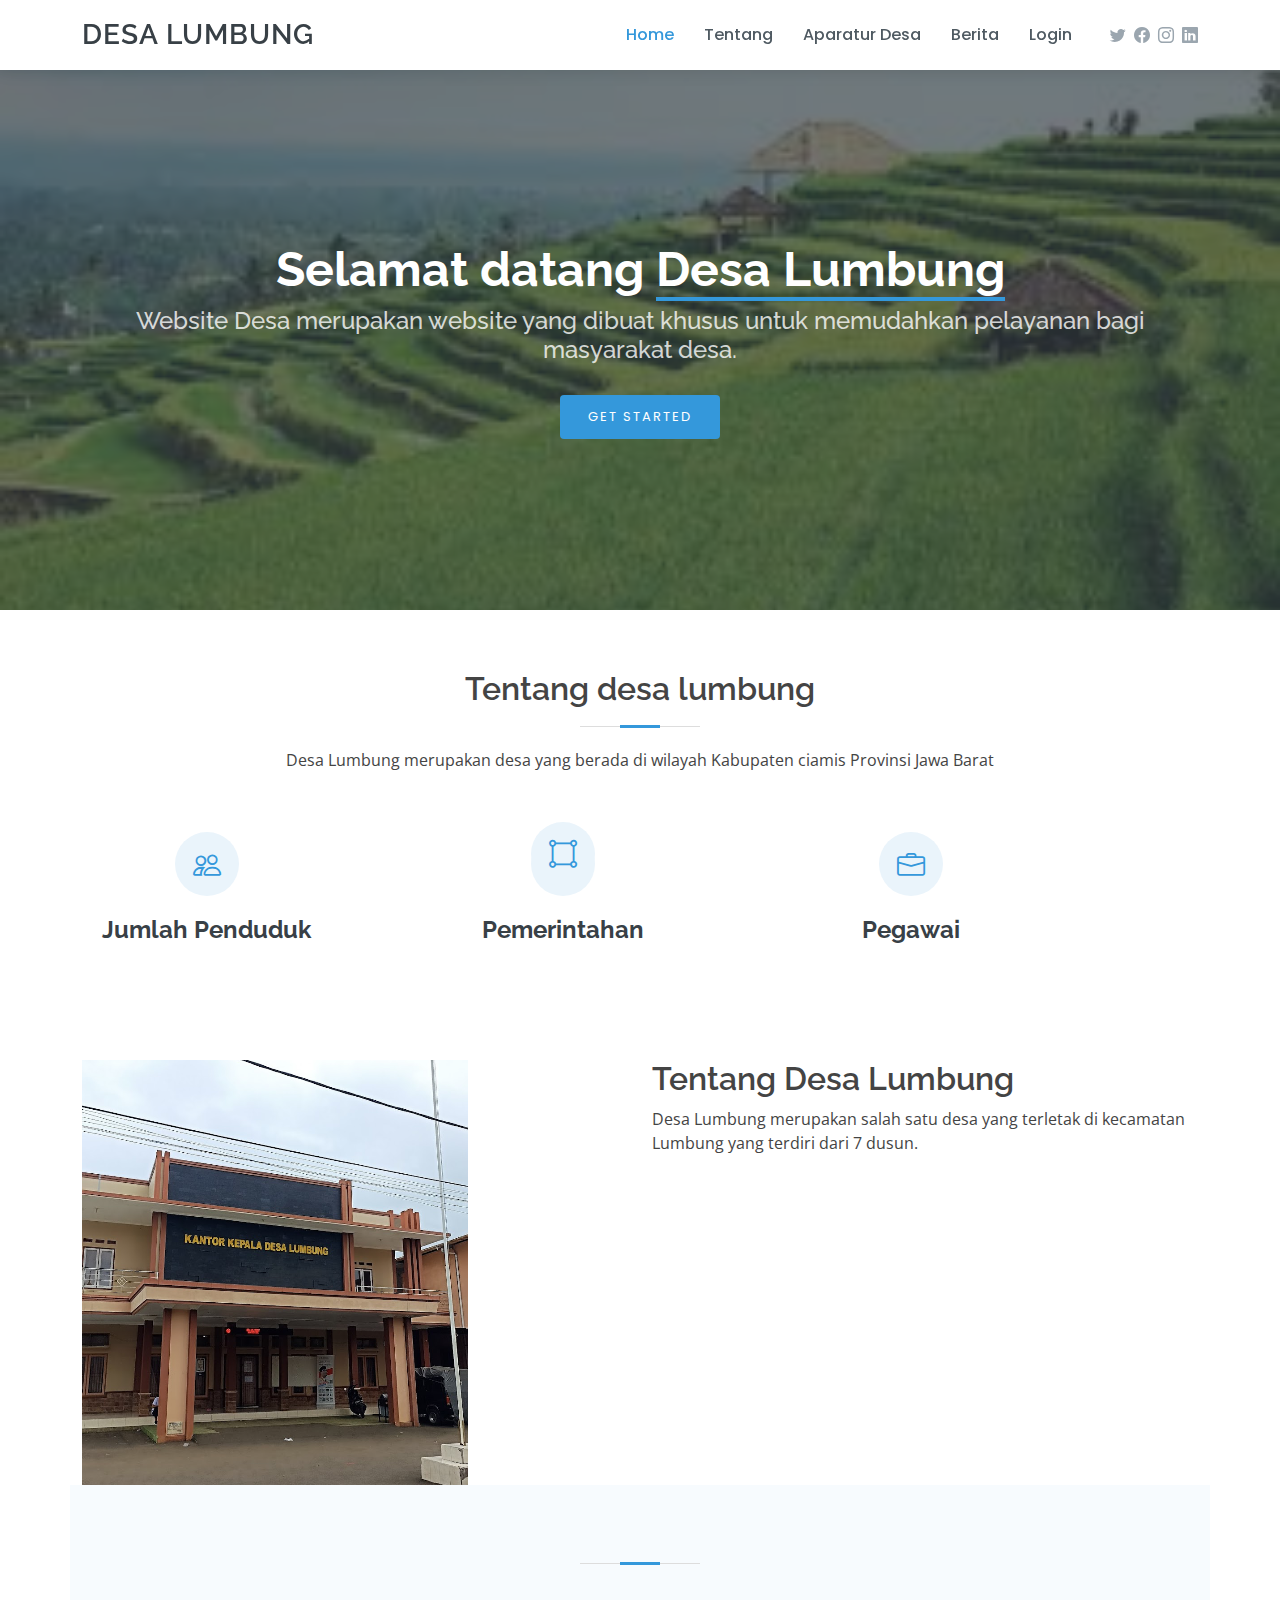
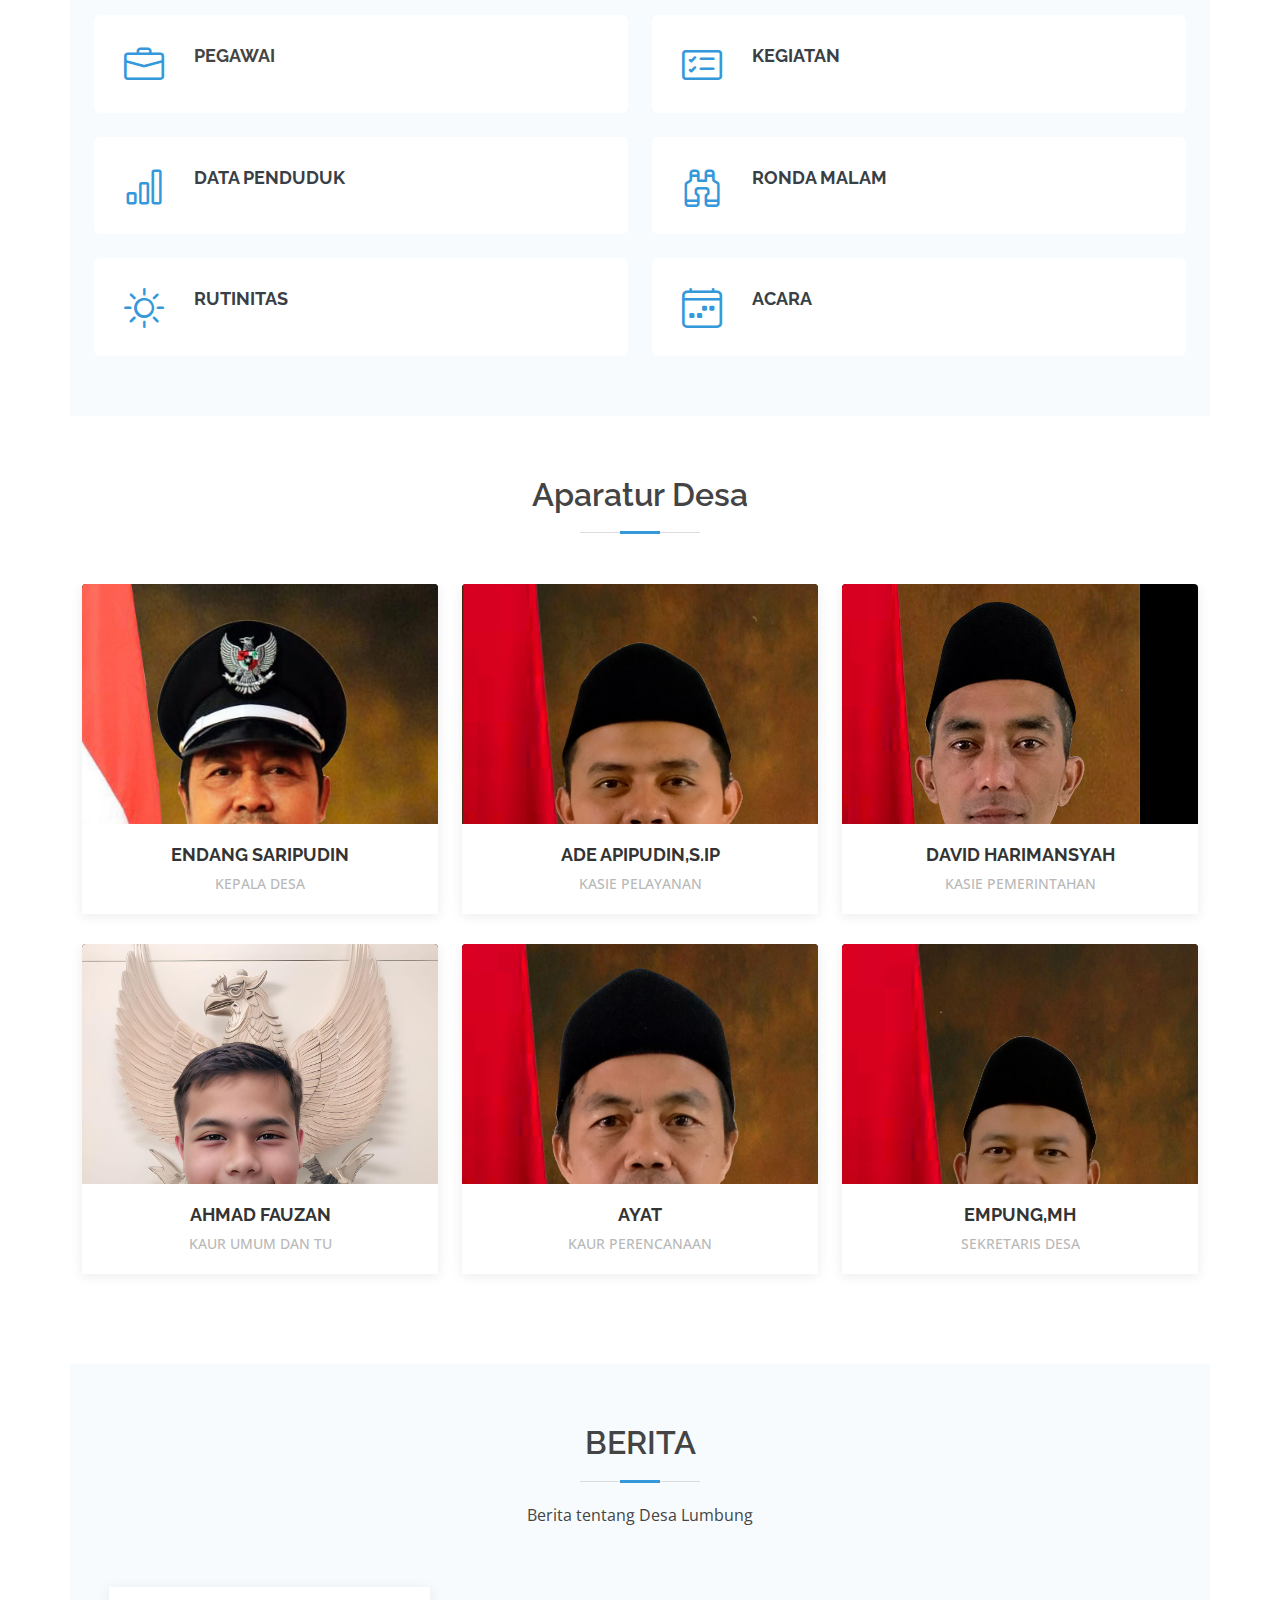
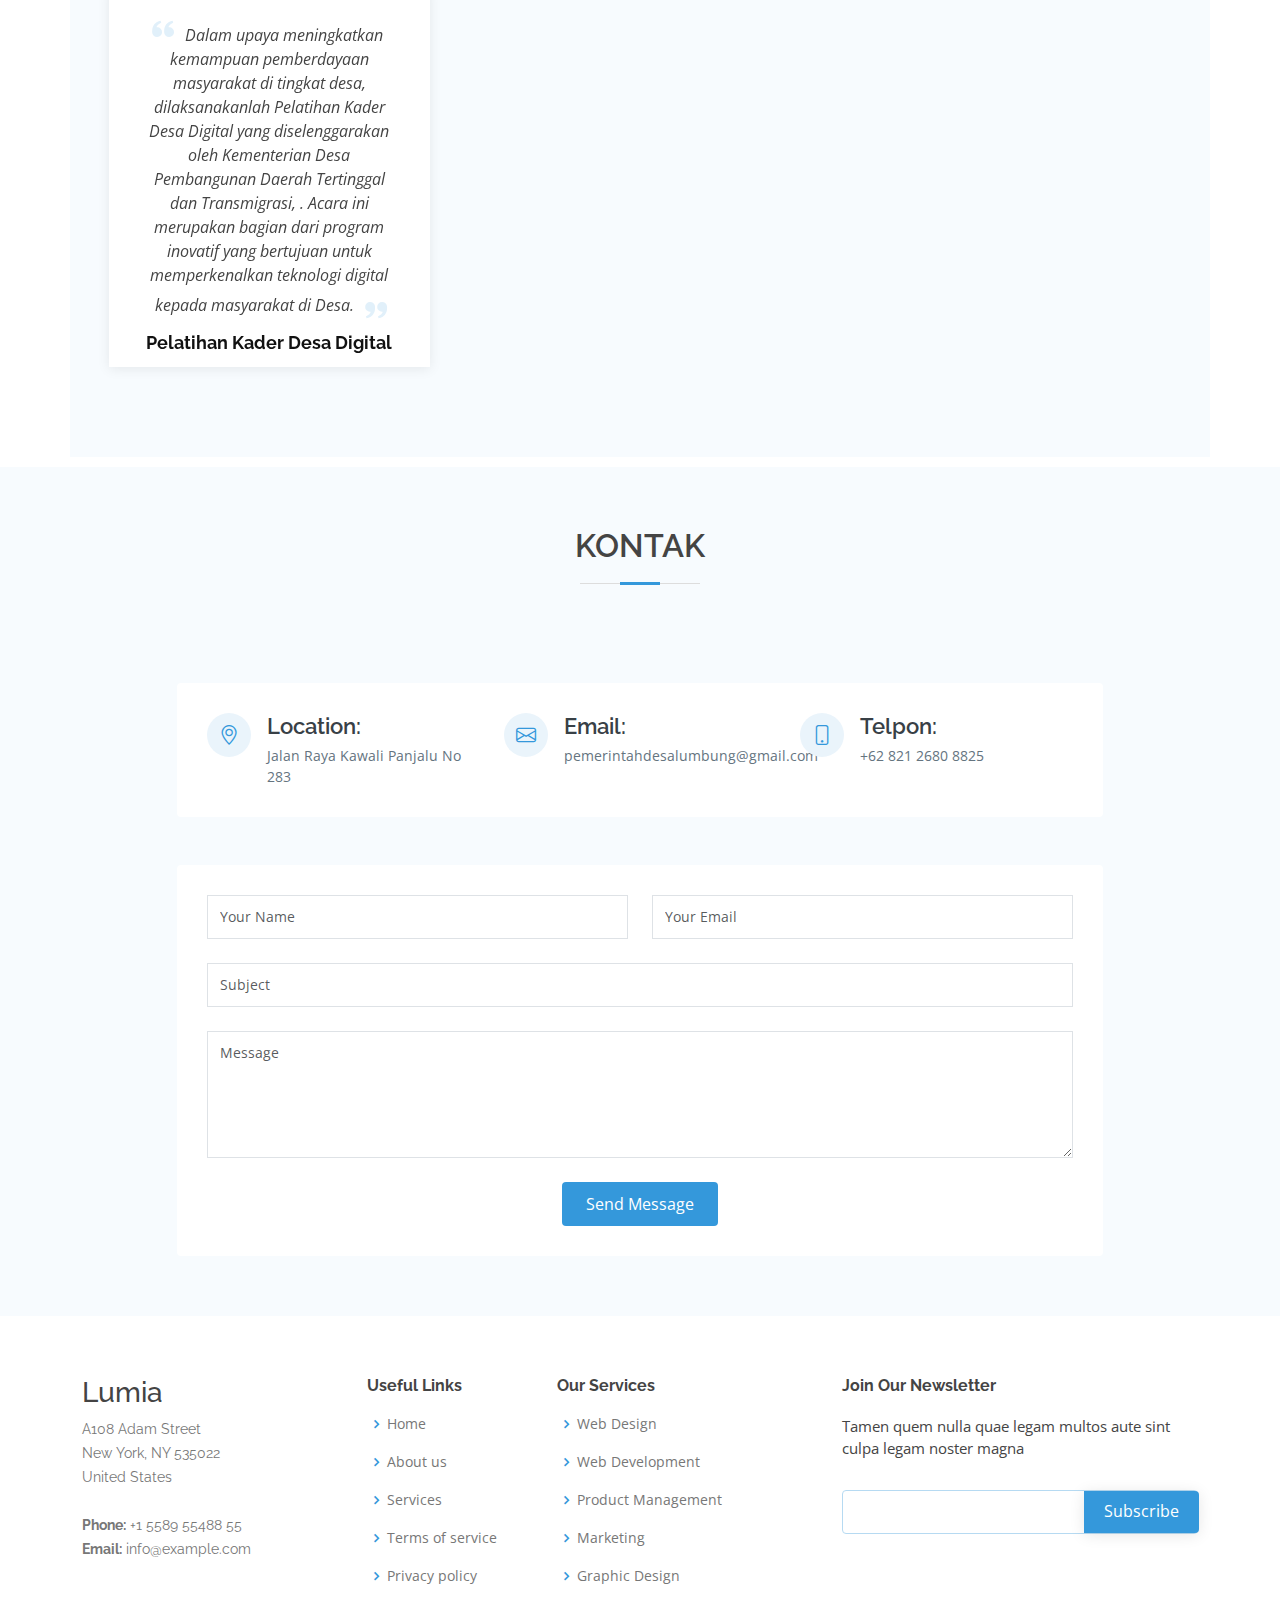
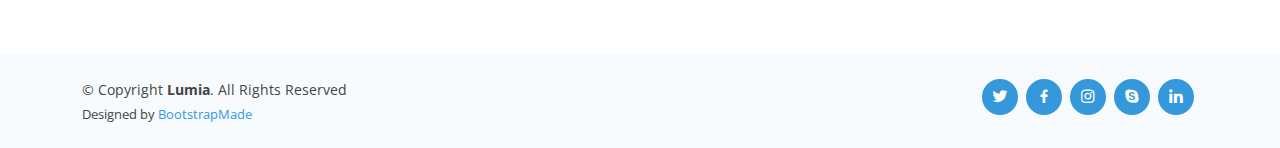
<file: index.html>
<!DOCTYPE html>
<html lang="en">

<head>
  <meta charset="utf-8">
  <meta content="width=device-width, initial-scale=1.0" name="viewport">

  <title>DESA LUMBUNG</title>
  <meta content="" name="description">
  <meta content="" name="keywords">

  <!-- Favicons -->
  <link href="c:\Users\RPL - SMKN1KAWALI\Downloads\logocms.png" rel="icon">
  <link href="assets/img/apple-touch-icon.png" rel="apple-touch-icon">

  <!-- Google Fonts -->
  <link href="https://fonts.googleapis.com/css?family=Open+Sans:300,300i,400,400i,600,600i,700,700i|Raleway:300,300i,400,400i,500,500i,600,600i,700,700i|Poppins:300,300i,400,400i,500,500i,600,600i,700,700i" rel="stylesheet">

  <!-- Vendor CSS Files -->
  <link href="assets/vendor/bootstrap/css/bootstrap.min.css" rel="stylesheet">
  <link href="assets/vendor/bootstrap-icons/bootstrap-icons.css" rel="stylesheet">
  <link href="assets/vendor/boxicons/css/boxicons.min.css" rel="stylesheet">
  <link href="assets/vendor/glightbox/css/glightbox.min.css" rel="stylesheet">
  <link href="assets/vendor/swiper/swiper-bundle.min.css" rel="stylesheet">

  <!-- Template Main CSS File -->
  <link href="assets/css/style.css" rel="stylesheet">

  <!-- =======================================================
  * Template Name: Lumia
  * Template URL: https://bootstrapmade.com/lumia-bootstrap-business-template/
  * Updated: Mar 17 2024 with Bootstrap v5.3.3
  * Author: BootstrapMade.com
  * License: https://bootstrapmade.com/license/
  ======================================================== -->
</head>

<body>

  <!-- ======= Header ======= -->
  <header id="header" class="fixed-top d-flex align-items-center">
    <div class="container d-flex align-items-center">

      <div class="logo me-auto">
        <h1><a href="index.html">DESA LUMBUNG</a></h1>
        <!-- Uncomment below if you prefer to use an image logo -->
        <!-- <a href="index.html"><img src="assets/img/logo.png" alt="" class="img-fluid"></a>-->
      </div>

      <nav id="navbar" class="navbar order-last order-lg-0">
        <ul>
          <li><a class="nav-link scrollto active" href="#hero">Home</a></li>
          <li><a class="nav-link scrollto" href="#about">Tentang</a></li>
          <li><a class="nav-link scrollto " href="#portfolio">Aparatur Desa</a></li>
          <li><a class="nav-link scrollto" href="#testimonials">Berita</a></li>
          
          <li><a class="nav-link scrollto" href="loginnn/index.php">Login</a></li>
        </ul>
        <i class="bi bi-list mobile-nav-toggle"></i>
      </nav><!-- .navbar -->

      <div class="header-social-links d-flex align-items-center">
        <a href="#" class="twitter"><i class="bi bi-twitter"></i></a>
        <a href="#" class="facebook"><i class="bi bi-facebook"></i></a>
        <a href="#" class="instagram"><i class="bi bi-instagram"></i></a>
        <a href="#" class="linkedin"><i class="bi bi-linkedin"></i></i></a>
      </div>

    </div>
  </header><!-- End Header -->

  <!-- ======= Hero Section ======= -->
  <section id="hero" class="d-flex flex-column justify-content-center align-items-center">
    <div class="container text-center text-md-left" data-aos="fade-up">
      <h1>Selamat datang <span>Desa Lumbung</span></h1>
      <h2>Website Desa merupakan website yang dibuat khusus untuk memudahkan pelayanan bagi masyarakat desa.</h2>
      <a href="#about" class="btn-get-started scrollto">Get Started</a>
    </div>
  </section><!-- End Hero -->

  <main id="main">

    <!-- ======= What We Do Section ======= -->
    <section id="what-we-do" class="what-we-do">
      <div class="container">

        <div class="section-title">
          <h2>Tentang desa lumbung</h2>
          <p>Desa Lumbung merupakan desa yang berada di wilayah Kabupaten ciamis Provinsi Jawa Barat</p>
        </div>

        <div class="row">
          <div class="col-lg-4 col-md-6 d-flex align-items-stretch">
            <div class="icon-box">
              <div class="icon"><i class="bi bi-people"></i></div>
              <h4><a href="">Jumlah Penduduk</a></h4>
              
            </div>
          </div>

          <div class="col-lg-4 col-md-6 d-flex align-items-stretch mt-4 mt-md-0">
            <div class="icon-box">
              <div class="icon"><i class="bi bi-bounding-box-circles icon"></i></div>
              <h4><a href="">Pemerintahan</a></h4>
              
            </div>
          </div>

          <div class="col-lg-4 col-md-6 d-flex align-items-stretch mt-4 mt-lg-0">
            <div class="icon-box">
              <div class="icon"><i class="bi bi-briefcase"></i></div>
              <h4><a href="">Pegawai</a></h4>
              
            </div>
          </div>

        </div>

      </div>
    </section><!-- End What We Do Section -->

    <!-- ======= About Section ======= -->
    <section id="about" class="about">
      <div class="container">

        <div class="row">
          <div class="col-lg-6">
            <img src="assets/img/1698799964.png" class="img-fluid" alt="">
          </div>
          <div class="col-lg-6 pt-4 pt-lg-0">
            <h3>Tentang Desa Lumbung</h3>
            <p>
              Desa Lumbung merupakan salah satu desa yang terletak di kecamatan Lumbung yang terdiri dari 7 dusun.
            </p>
            
            

      </div>
    

    <!-- ======= Services Section ======= -->
    <section id="services" class="services section-bg">
      <div class="container">

        <div class="section-title">
          <h2></h2>
          <p</p>
        </div>

        <div class="row">
          <div class="col-md-6">
            <div class="icon-box">
              <i class="bi bi-briefcase"></i>
              <h4><a href="#"></a>PEGAWAI</h4>
              <p></p>
            </div>
          </div>
          <div class="col-md-6 mt-4 mt-lg-0">
            <div class="icon-box">
              <i class="bi bi-card-checklist"></i>
              <h4><a href="#">KEGIATAN</a></h4>
              <p></p>
            </div>
          </div>
          <div class="col-md-6 mt-4">
            <div class="icon-box">
              <i class="bi bi-bar-chart"></i>
              <h4><a href="#">DATA PENDUDUK</a></h4>
              <p></p>
            </div>
          </div>
          <div class="col-md-6 mt-4">
            <div class="icon-box">
              <i class="bi bi-binoculars"></i>
              <h4><a href="#">RONDA MALAM</a></h4>
              <p></p>
            </div>
          </div>
          <div class="col-md-6 mt-4">
            <div class="icon-box">
              <i class="bi bi-brightness-high"></i>
              <h4><a href="#">RUTINITAS</a></h4>
              <p></p>
            </div>
          </div>
          <div class="col-md-6 mt-4">
            <div class="icon-box">
              <i class="bi bi-calendar4-week"></i>
              <h4><a href="#">ACARA</a></h4>
              <p></p>
            </div>
          </div>
        </div>

      </div>
    </section><!-- End Services Section -->

    <!-- ======= Portfolio Section ======= -->
    <section id="portfolio" class="portfolio">
      <div class="container">

        <div class="section-title">
          <h2>Aparatur Desa</h2>
          <p></p>
        </div>

        

        <div class="row portfolio-container">

          <div class="col-lg-4 col-md-6 portfolio-item filter-app wow fadeInUp">
            <div class="portfolio-wrap">
              <figure>
                <img src="assets/img/kpl.jpg" class="img-fluid" alt="">
                <a href="assets/img/kpl.jpg" data-gallery="portfolioGallery" class="link-preview portfolio-lightbox" title="Preview"><i class="bx bx-plus"></i></a>
              </figure>

              <div class="portfolio-info">
                <h4><a href="portfolio-details.html">ENDANG SARIPUDIN</a></h4>
                <p>KEPALA DESA</p>
              </div>
            </div>
          </div>

          <div class="col-lg-4 col-md-6 portfolio-item filter-web wow fadeInUp" data-wow-delay="0.1s">
            <div class="portfolio-wrap">
              <figure>
                <img src="assets/img/PELAYANAN.jpg" class="img-fluid" alt="">
                <a href="assets/img/PELAYANAN.jpg" class="link-preview portfolio-lightbox" data-gallery="portfolioGallery" title="Preview"><i class="bx bx-plus"></i></a>
              </figure>

              <div class="portfolio-info">
                <h4><a href="portfolio-details.html">ADE APIPUDIN,S.IP</a></h4>
                <p>KASIE PELAYANAN</p>
              </div>
            </div>
          </div>

          <div class="col-lg-4 col-md-6 portfolio-item filter-app wow fadeInUp" data-wow-delay="0.2s">
            <div class="portfolio-wrap">
              <figure>
                <img src="assets/img/PEMERINTAHAN.jpg" class="img-fluid" alt="">
                <a href="assets/img/PEMERINTAHAN.jpg" class="link-preview portfolio-lightbox" data-gallery="portfolioGallery" title="Preview"><i class="bx bx-plus"></i></a>
              </figure>

              <div class="portfolio-info">
                <h4><a href="portfolio-details.html">DAVID HARIMANSYAH</a></h4>
                <p>KASIE PEMERINTAHAN</p>
              </div>
            </div>
          </div>

          <div class="col-lg-4 col-md-6 portfolio-item filter-card wow fadeInUp">
            <div class="portfolio-wrap">
              <figure>
                <img src="assets/img/kaur.jpg" class="img-fluid" alt="">
                <a href="assets/img/kaur.jpg" class="link-preview portfolio-lightbox" data-gallery="portfolioGallery" title="Preview"><i class="bx bx-plus"></i></a>
               
              </figure>

              <div class="portfolio-info">
                <h4><a href="portfolio-details.html">AHMAD FAUZAN</a></h4>
                <p>KAUR UMUM DAN TU</p>
              </div>
            </div>
          </div>

          <div class="col-lg-4 col-md-6 portfolio-item filter-web wow fadeInUp" data-wow-delay="0.1s">
            <div class="portfolio-wrap">
              <figure>
                <img src="assets/img/kaur2.jpg" class="img-fluid" alt="">
                <a href="assets/img/kaur2.jpg" class="link-preview portfolio-lightbox" data-gallery="portfolioGallery" title="Preview"><i class="bx bx-plus"></i></a>
               
              </figure>

              <div class="portfolio-info">
                <h4><a href="portfolio-details.html">AYAT</a></h4>
                <p>KAUR PERENCANAAN</p>
              </div>
            </div>
          </div>

          <div class="col-lg-4 col-md-6 portfolio-item filter-app wow fadeInUp" data-wow-delay="0.2s">
            <div class="portfolio-wrap">
              <figure>
                <img src="assets/img/sekretaris.jpg" class="img-fluid" alt="">
                <a href="assets/img/sekretaris.jpg" class="link-preview portfolio-lightbox" data-gallery="portfolioGallery" title="Preview"><i class="bx bx-plus"></i></a>
               
              </figure>

              <div class="portfolio-info">
                <h4><a href="portfolio-details.html">EMPUNG,MH</a></h4>
                <p>SEKRETARIS DESA</p>
              </div>
            </div>
          </div>
      </div>
    </section><!-- End Portfolio Section -->

    <!-- ======= Testimonials Section ======= -->
    <section id="testimonials" class="testimonials section-bg">
      <div class="container">

        <div class="section-title">
          <h2>BERITA</h2>
          <p>Berita tentang Desa Lumbung</p>
        </div>

       
        <div class="testimonials-slider swiper" data-aos="fade-up" data-aos-delay="100"   >
          <div class="swiper-wrapper">

            <div class="swiper-slide">
              <div class="testimonial-item">
                <p>
                  <i class="bx bxs-quote-alt-left quote-icon-left"></i>
                  Dalam upaya meningkatkan kemampuan pemberdayaan masyarakat di tingkat desa, dilaksanakanlah Pelatihan Kader Desa Digital yang diselenggarakan oleh Kementerian Desa Pembangunan Daerah Tertinggal dan Transmigrasi, . Acara ini merupakan bagian dari program inovatif yang bertujuan untuk memperkenalkan teknologi digital kepada masyarakat di Desa.
                <i class="bx bxs-quote-alt-right quote-icon-right"></i>
                </p>
                <h3>Pelatihan Kader Desa Digital</h3>
              </div>
            </div>
          </div>
        </div>
             
            </div><!-- End testimonial item -->
            
            



           

      </div>
    </section><!-- End Testimonials Section -->

    

    <!-- ======= Contact Section ======= -->
    <section id="contact" class="contact section-bg">
      <div class="container">

        <div class="section-title">
          <h2>KONTAK</h2>
          <p></p>
        </div>

        <div class="row mt-5 justify-content-center">

          <div class="col-lg-10">

            <div class="info-wrap">
              <div class="row">
                <div class="col-lg-4 info">
                  <i class="bi bi-geo-alt"></i>
                  <h4>Location:</h4>
                  <p>Jalan Raya Kawali Panjalu No 283</p>
                </div>

                <div class="col-lg-4 info mt-4 mt-lg-0">
                  <i class="bi bi-envelope"></i>
                  <h4>Email:</h4>
                  <p> pemerintahdesalumbung@gmail.com</p>
                </div>

                <div class="col-lg-4 info mt-4 mt-lg-0">
                  <i class="bi bi-phone"></i>
                  <h4>Telpon:</h4>
                  <p>+62 821 2680 8825</p>
                </div>
              </div>
            </div>

          </div>

        </div>

        <div class="row mt-5 justify-content-center">
          <div class="col-lg-10">
            <form action="forms/contact.php" method="post" role="form" class="php-email-form">
              <div class="row">
                <div class="col-md-6 form-group">
                  <input type="text" name="name" class="form-control" id="name" placeholder="Your Name" required>
                </div>
                <div class="col-md-6 form-group mt-3 mt-md-0">
                  <input type="email" class="form-control" name="email" id="email" placeholder="Your Email" required>
                </div>
              </div>
              <div class="form-group mt-3">
                <input type="text" class="form-control" name="subject" id="subject" placeholder="Subject" required>
              </div>
              <div class="form-group mt-3">
                <textarea class="form-control" name="message" rows="5" placeholder="Message" required></textarea>
              </div>
              <div class="my-3">
                <div class="loading">Loading</div>
                <div class="error-message"></div>
                <div class="sent-message">Your message has been sent. Thank you!</div>
              </div>
              <div class="text-center"><button type="submit">Send Message</button></div>
            </form>
          </div>

        </div>

      </div>
    </section><!-- End Contact Section -->

  </main><!-- End #main -->

  <!-- ======= Footer ======= -->
  <footer id="footer">

    <div class="footer-top">
      <div class="container">
        <div class="row">

          <div class="col-lg-3 col-md-6 footer-contact">
            <h3>Lumia</h3>
            <p>
              A108 Adam Street <br>
              New York, NY 535022<br>
              United States <br><br>
              <strong>Phone:</strong> +1 5589 55488 55<br>
              <strong>Email:</strong> info@example.com<br>
            </p>
          </div>

          <div class="col-lg-2 col-md-6 footer-links">
            <h4>Useful Links</h4>
            <ul>
              <li><i class="bx bx-chevron-right"></i> <a href="#">Home</a></li>
              <li><i class="bx bx-chevron-right"></i> <a href="#">About us</a></li>
              <li><i class="bx bx-chevron-right"></i> <a href="#">Services</a></li>
              <li><i class="bx bx-chevron-right"></i> <a href="#">Terms of service</a></li>
              <li><i class="bx bx-chevron-right"></i> <a href="#">Privacy policy</a></li>
            </ul>
          </div>

          <div class="col-lg-3 col-md-6 footer-links">
            <h4>Our Services</h4>
            <ul>
              <li><i class="bx bx-chevron-right"></i> <a href="#">Web Design</a></li>
              <li><i class="bx bx-chevron-right"></i> <a href="#">Web Development</a></li>
              <li><i class="bx bx-chevron-right"></i> <a href="#">Product Management</a></li>
              <li><i class="bx bx-chevron-right"></i> <a href="#">Marketing</a></li>
              <li><i class="bx bx-chevron-right"></i> <a href="#">Graphic Design</a></li>
            </ul>
          </div>

          <div class="col-lg-4 col-md-6 footer-newsletter">
            <h4>Join Our Newsletter</h4>
            <p>Tamen quem nulla quae legam multos aute sint culpa legam noster magna</p>
            <form action="" method="post">
              <input type="email" name="email"><input type="submit" value="Subscribe">
            </form>
          </div>

        </div>
      </div>
    </div>

    <div class="container d-md-flex py-4">

      <div class="me-md-auto text-center text-md-start">
        <div class="copyright">
          &copy; Copyright <strong><span>Lumia</span></strong>. All Rights Reserved
        </div>
        <div class="credits">
          <!-- All the links in the footer should remain intact. -->
          <!-- You can delete the links only if you purchased the pro version. -->
          <!-- Licensing information: https://bootstrapmade.com/license/ -->
          <!-- Purchase the pro version with working PHP/AJAX contact form: https://bootstrapmade.com/lumia-bootstrap-business-template/ -->
          Designed by <a href="https://bootstrapmade.com/">BootstrapMade</a>
        </div>
      </div>
      <div class="social-links text-center text-md-right pt-3 pt-md-0">
        <a href="#" class="twitter"><i class="bx bxl-twitter"></i></a>
        <a href="#" class="facebook"><i class="bx bxl-facebook"></i></a>
        <a href="#" class="instagram"><i class="bx bxl-instagram"></i></a>
        <a href="#" class="google-plus"><i class="bx bxl-skype"></i></a>
        <a href="#" class="linkedin"><i class="bx bxl-linkedin"></i></a>
      </div>
    </div>
  </footer><!-- End Footer -->

  <a href="#" class="back-to-top d-flex align-items-center justify-content-center"><i class="bi bi-arrow-up-short"></i></a>

  <!-- Vendor JS Files -->
  <script src="assets/vendor/purecounter/purecounter_vanilla.js"></script>
  <script src="assets/vendor/bootstrap/js/bootstrap.bundle.min.js"></script>
  <script src="assets/vendor/glightbox/js/glightbox.min.js"></script>
  <script src="assets/vendor/isotope-layout/isotope.pkgd.min.js"></script>
  <script src="assets/vendor/swiper/swiper-bundle.min.js"></script>
  <script src="assets/vendor/waypoints/noframework.waypoints.js"></script>
  <script src="assets/vendor/php-email-form/validate.js"></script>

  <!-- Template Main JS File -->
  <script src="assets/js/main.js"></script>

</body>

</html>
</file>
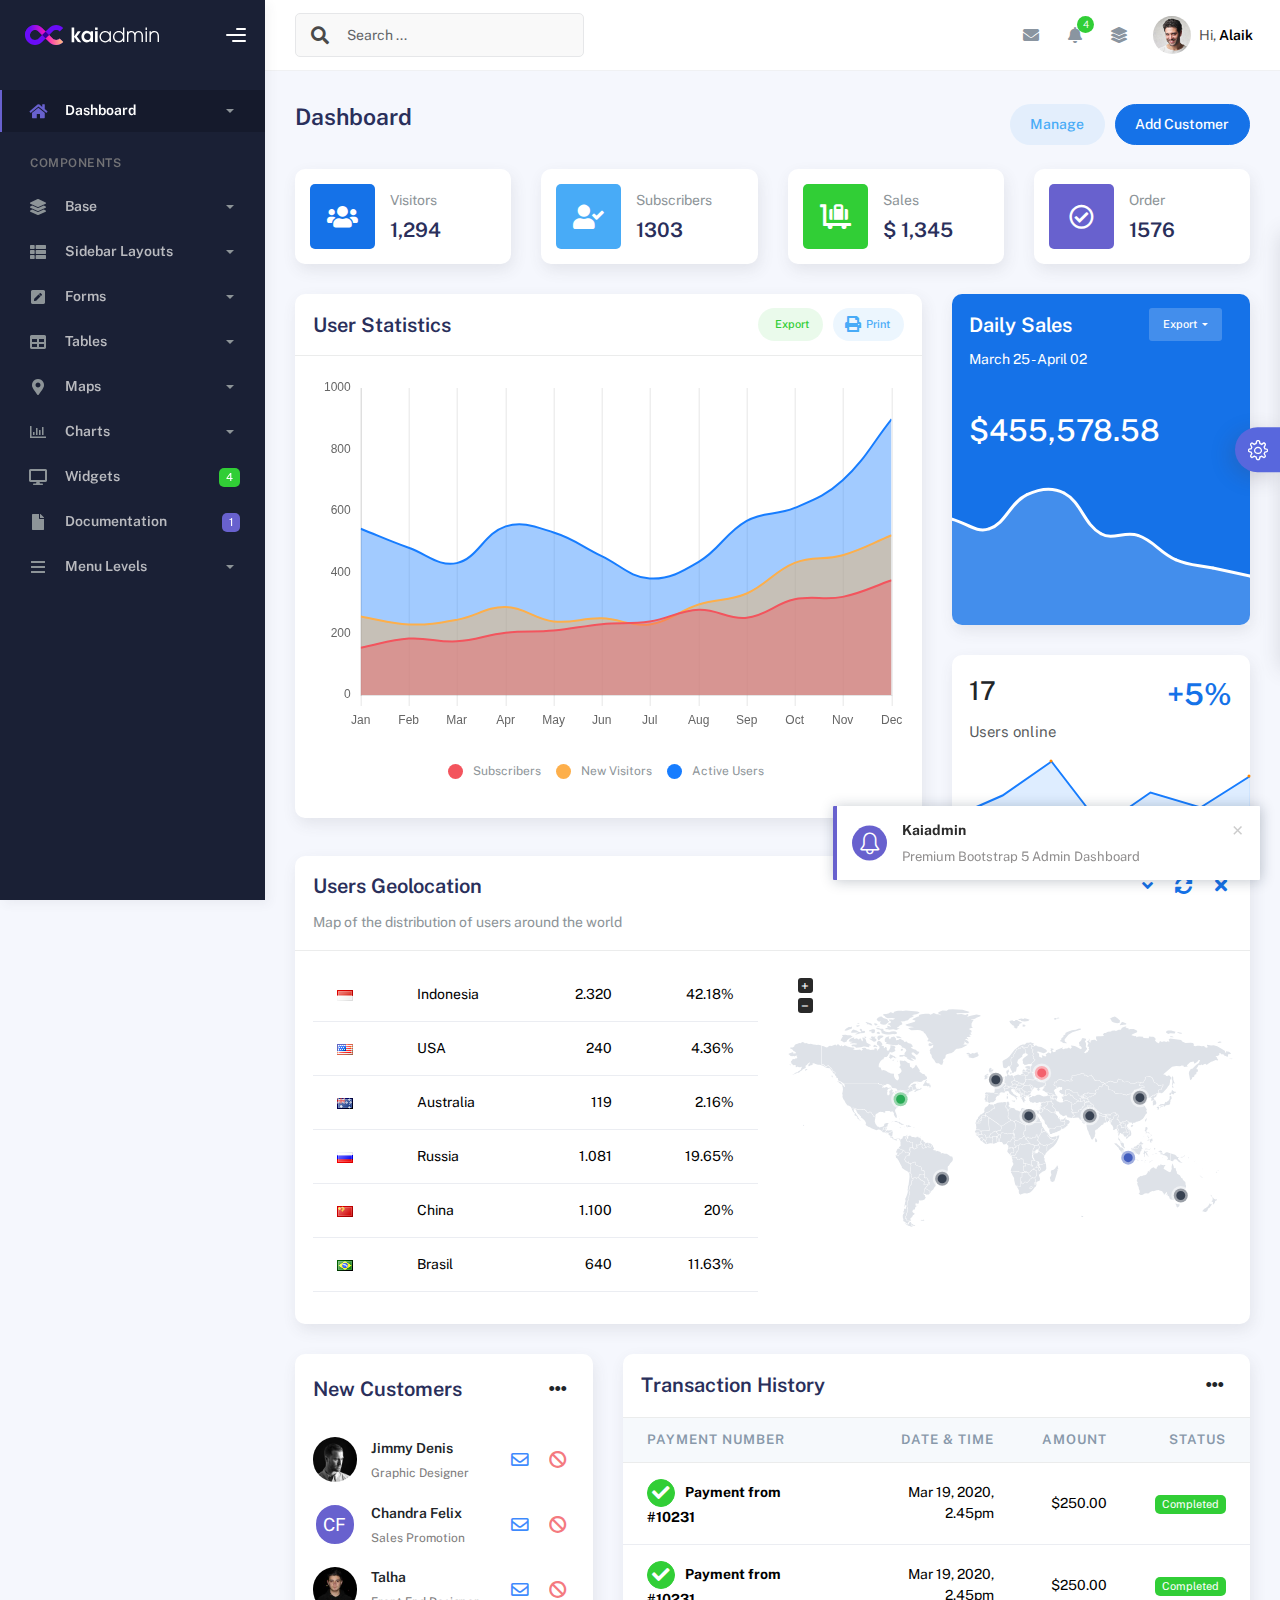
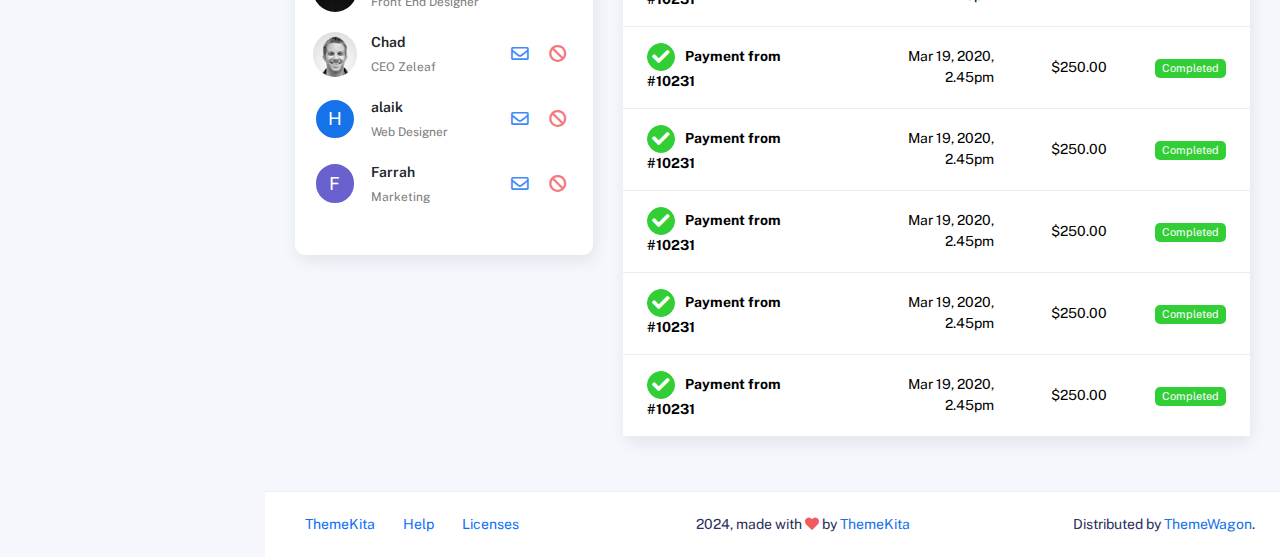
<file: loginnn/adm5/index.html>
<!DOCTYPE html>
<html lang="en">
  <head>
    <meta http-equiv="X-UA-Compatible" content="IE=edge" />
    <title>Kaiadmin - Bootstrap 5 Admin Dashboard</title>
    <meta
      content="width=device-width, initial-scale=1.0, shrink-to-fit=no"
      name="viewport"
    />
    <link
      rel="icon"
      href="assets/img/kaiadmin/favicon.ico"
      type="image/x-icon"
    />

    <!-- Fonts and icons -->
    <script src="assets/js/plugin/webfont/webfont.min.js"></script>
    <script>
      WebFont.load({
        google: { families: ["Public Sans:300,400,500,600,700"] },
        custom: {
          families: [
            "Font Awesome 5 Solid",
            "Font Awesome 5 Regular",
            "Font Awesome 5 Brands",
            "simple-line-icons",
          ],
          urls: ["assets/css/fonts.min.css"],
        },
        active: function () {
          sessionStorage.fonts = true;
        },
      });
    </script>

    <!-- CSS Files -->
    <link rel="stylesheet" href="assets/css/bootstrap.min.css" />
    <link rel="stylesheet" href="assets/css/plugins.min.css" />
    <link rel="stylesheet" href="assets/css/kaiadmin.min.css" />

    <!-- CSS Just for demo purpose, don't include it in your project -->
    <link rel="stylesheet" href="assets/css/demo.css" />
  </head>
  <body>
    <div class="wrapper">
      <!-- Sidebar -->
      <div class="sidebar" data-background-color="dark">
        <div class="sidebar-logo">
          <!-- Logo Header -->
          <div class="logo-header" data-background-color="dark">
            <a href="index.html" class="logo">
              <img
                src="assets/img/kaiadmin/logo_light.svg"
                alt="navbar brand"
                class="navbar-brand"
                height="20"
              />
            </a>
            <div class="nav-toggle">
              <button class="btn btn-toggle toggle-sidebar">
                <i class="gg-menu-right"></i>
              </button>
              <button class="btn btn-toggle sidenav-toggler">
                <i class="gg-menu-left"></i>
              </button>
            </div>
            <button class="topbar-toggler more">
              <i class="gg-more-vertical-alt"></i>
            </button>
          </div>
          <!-- End Logo Header -->
        </div>
        <div class="sidebar-wrapper scrollbar scrollbar-inner">
          <div class="sidebar-content">
            <ul class="nav nav-secondary">
              <li class="nav-item active">
                <a
                  data-bs-toggle="collapse"
                  href="#dashboard"
                  class="collapsed"
                  aria-expanded="false"
                >
                  <i class="fas fa-home"></i>
                  <p>Dashboard</p>
                  <span class="caret"></span>
                </a>
                <div class="collapse" id="dashboard">
                  <ul class="nav nav-collapse">
                    <li>
                      <a href="../demo1/index.html">
                        <span class="sub-item">Dashboard 1</span>
                      </a>
                    </li>
                  </ul>
                </div>
              </li>
              <li class="nav-section">
                <span class="sidebar-mini-icon">
                  <i class="fa fa-ellipsis-h"></i>
                </span>
                <h4 class="text-section">Components</h4>
              </li>
              <li class="nav-item">
                <a data-bs-toggle="collapse" href="#base">
                  <i class="fas fa-layer-group"></i>
                  <p>Base</p>
                  <span class="caret"></span>
                </a>
                <div class="collapse" id="base">
                  <ul class="nav nav-collapse">
                    <li>
                      <a href="components/avatars.html">
                        <span class="sub-item">Avatars</span>
                      </a>
                    </li>
                    <li>
                      <a href="components/buttons.html">
                        <span class="sub-item">Buttons</span>
                      </a>
                    </li>
                    <li>
                      <a href="components/gridsystem.html">
                        <span class="sub-item">Grid System</span>
                      </a>
                    </li>
                    <li>
                      <a href="components/panels.html">
                        <span class="sub-item">Panels</span>
                      </a>
                    </li>
                    <li>
                      <a href="components/notifications.html">
                        <span class="sub-item">Notifications</span>
                      </a>
                    </li>
                    <li>
                      <a href="components/sweetalert.html">
                        <span class="sub-item">Sweet Alert</span>
                      </a>
                    </li>
                    <li>
                      <a href="components/font-awesome-icons.html">
                        <span class="sub-item">Font Awesome Icons</span>
                      </a>
                    </li>
                    <li>
                      <a href="components/simple-line-icons.html">
                        <span class="sub-item">Simple Line Icons</span>
                      </a>
                    </li>
                    <li>
                      <a href="components/typography.html">
                        <span class="sub-item">Typography</span>
                      </a>
                    </li>
                  </ul>
                </div>
              </li>
              <li class="nav-item">
                <a data-bs-toggle="collapse" href="#sidebarLayouts">
                  <i class="fas fa-th-list"></i>
                  <p>Sidebar Layouts</p>
                  <span class="caret"></span>
                </a>
                <div class="collapse" id="sidebarLayouts">
                  <ul class="nav nav-collapse">
                    <li>
                      <a href="sidebar-style-2.html">
                        <span class="sub-item">Sidebar Style 2</span>
                      </a>
                    </li>
                    <li>
                      <a href="icon-menu.html">
                        <span class="sub-item">Icon Menu</span>
                      </a>
                    </li>
                  </ul>
                </div>
              </li>
              <li class="nav-item">
                <a data-bs-toggle="collapse" href="#forms">
                  <i class="fas fa-pen-square"></i>
                  <p>Forms</p>
                  <span class="caret"></span>
                </a>
                <div class="collapse" id="forms">
                  <ul class="nav nav-collapse">
                    <li>
                      <a href="forms/forms.html">
                        <span class="sub-item">Basic Form</span>
                      </a>
                    </li>
                  </ul>
                </div>
              </li>
              <li class="nav-item">
                <a data-bs-toggle="collapse" href="#tables">
                  <i class="fas fa-table"></i>
                  <p>Tables</p>
                  <span class="caret"></span>
                </a>
                <div class="collapse" id="tables">
                  <ul class="nav nav-collapse">
                    <li>
                      <a href="tables/tables.html">
                        <span class="sub-item">Basic Table</span>
                      </a>
                    </li>
                    <li>
                      <a href="tables/datatables.html">
                        <span class="sub-item">Datatables</span>
                      </a>
                    </li>
                  </ul>
                </div>
              </li>
              <li class="nav-item">
                <a data-bs-toggle="collapse" href="#maps">
                  <i class="fas fa-map-marker-alt"></i>
                  <p>Maps</p>
                  <span class="caret"></span>
                </a>
                <div class="collapse" id="maps">
                  <ul class="nav nav-collapse">
                    <li>
                      <a href="maps/googlemaps.html">
                        <span class="sub-item">Google Maps</span>
                      </a>
                    </li>
                    <li>
                      <a href="maps/jsvectormap.html">
                        <span class="sub-item">Jsvectormap</span>
                      </a>
                    </li>
                  </ul>
                </div>
              </li>
              <li class="nav-item">
                <a data-bs-toggle="collapse" href="#charts">
                  <i class="far fa-chart-bar"></i>
                  <p>Charts</p>
                  <span class="caret"></span>
                </a>
                <div class="collapse" id="charts">
                  <ul class="nav nav-collapse">
                    <li>
                      <a href="charts/charts.html">
                        <span class="sub-item">Chart Js</span>
                      </a>
                    </li>
                    <li>
                      <a href="charts/sparkline.html">
                        <span class="sub-item">Sparkline</span>
                      </a>
                    </li>
                  </ul>
                </div>
              </li>
              <li class="nav-item">
                <a href="widgets.html">
                  <i class="fas fa-desktop"></i>
                  <p>Widgets</p>
                  <span class="badge badge-success">4</span>
                </a>
              </li>
              <li class="nav-item">
                <a href="../../documentation/index.html">
                  <i class="fas fa-file"></i>
                  <p>Documentation</p>
                  <span class="badge badge-secondary">1</span>
                </a>
              </li>
              <li class="nav-item">
                <a data-bs-toggle="collapse" href="#submenu">
                  <i class="fas fa-bars"></i>
                  <p>Menu Levels</p>
                  <span class="caret"></span>
                </a>
                <div class="collapse" id="submenu">
                  <ul class="nav nav-collapse">
                    <li>
                      <a data-bs-toggle="collapse" href="#subnav1">
                        <span class="sub-item">Level 1</span>
                        <span class="caret"></span>
                      </a>
                      <div class="collapse" id="subnav1">
                        <ul class="nav nav-collapse subnav">
                          <li>
                            <a href="#">
                              <span class="sub-item">Level 2</span>
                            </a>
                          </li>
                          <li>
                            <a href="#">
                              <span class="sub-item">Level 2</span>
                            </a>
                          </li>
                        </ul>
                      </div>
                    </li>
                    <li>
                      <a data-bs-toggle="collapse" href="#subnav2">
                        <span class="sub-item">Level 1</span>
                        <span class="caret"></span>
                      </a>
                      <div class="collapse" id="subnav2">
                        <ul class="nav nav-collapse subnav">
                          <li>
                            <a href="#">
                              <span class="sub-item">Level 2</span>
                            </a>
                          </li>
                        </ul>
                      </div>
                    </li>
                    <li>
                      <a href="#">
                        <span class="sub-item">Level 1</span>
                      </a>
                    </li>
                  </ul>
                </div>
              </li>
            </ul>
          </div>
        </div>
      </div>
      <!-- End Sidebar -->

      <div class="main-panel">
        <div class="main-header">
          <div class="main-header-logo">
            <!-- Logo Header -->
            <div class="logo-header" data-background-color="dark">
              <a href="index.html" class="logo">
                <img
                  src="assets/img/kaiadmin/logo_light.svg"
                  alt="navbar brand"
                  class="navbar-brand"
                  height="20"
                />
              </a>
              <div class="nav-toggle">
                <button class="btn btn-toggle toggle-sidebar">
                  <i class="gg-menu-right"></i>
                </button>
                <button class="btn btn-toggle sidenav-toggler">
                  <i class="gg-menu-left"></i>
                </button>
              </div>
              <button class="topbar-toggler more">
                <i class="gg-more-vertical-alt"></i>
              </button>
            </div>
            <!-- End Logo Header -->
          </div>
          <!-- Navbar Header -->
          <nav
            class="navbar navbar-header navbar-header-transparent navbar-expand-lg border-bottom"
          >
            <div class="container-fluid">
              <nav
                class="navbar navbar-header-left navbar-expand-lg navbar-form nav-search p-0 d-none d-lg-flex"
              >
                <div class="input-group">
                  <div class="input-group-prepend">
                    <button type="submit" class="btn btn-search pe-1">
                      <i class="fa fa-search search-icon"></i>
                    </button>
                  </div>
                  <input
                    type="text"
                    placeholder="Search ..."
                    class="form-control"
                  />
                </div>
              </nav>

              <ul class="navbar-nav topbar-nav ms-md-auto align-items-center">
                <li
                  class="nav-item topbar-icon dropdown hidden-caret d-flex d-lg-none"
                >
                  <a
                    class="nav-link dropdown-toggle"
                    data-bs-toggle="dropdown"
                    href="#"
                    role="button"
                    aria-expanded="false"
                    aria-haspopup="true"
                  >
                    <i class="fa fa-search"></i>
                  </a>
                  <ul class="dropdown-menu dropdown-search animated fadeIn">
                    <form class="navbar-left navbar-form nav-search">
                      <div class="input-group">
                        <input
                          type="text"
                          placeholder="Search ..."
                          class="form-control"
                        />
                      </div>
                    </form>
                  </ul>
                </li>
                <li class="nav-item topbar-icon dropdown hidden-caret">
                  <a
                    class="nav-link dropdown-toggle"
                    href="#"
                    id="messageDropdown"
                    role="button"
                    data-bs-toggle="dropdown"
                    aria-haspopup="true"
                    aria-expanded="false"
                  >
                    <i class="fa fa-envelope"></i>
                  </a>
                  <ul
                    class="dropdown-menu messages-notif-box animated fadeIn"
                    aria-labelledby="messageDropdown"
                  >
                    <li>
                      <div
                        class="dropdown-title d-flex justify-content-between align-items-center"
                      >
                        Messages
                        <a href="#" class="small">Mark all as read</a>
                      </div>
                    </li>
                    <li>
                      <div class="message-notif-scroll scrollbar-outer">
                        <div class="notif-center">
                          <a href="#">
                            <div class="notif-img">
                              <img
                                src="assets/img/jm_denis.jpg"
                                alt="Img Profile"
                              />
                            </div>
                            <div class="notif-content">
                              <span class="subject">Jimmy Denis</span>
                              <span class="block"> How are you ? </span>
                              <span class="time">5 minutes ago</span>
                            </div>
                          </a>
                          <a href="#">
                            <div class="notif-img">
                              <img
                                src="assets/img/chadengle.jpg"
                                alt="Img Profile"
                              />
                            </div>
                            <div class="notif-content">
                              <span class="subject">Chad</span>
                              <span class="block"> Ok, Thanks ! </span>
                              <span class="time">12 minutes ago</span>
                            </div>
                          </a>
                          <a href="#">
                            <div class="notif-img">
                              <img
                                src="assets/img/mlane.jpg"
                                alt="Img Profile"
                              />
                            </div>
                            <div class="notif-content">
                              <span class="subject">Jhon Doe</span>
                              <span class="block">
                                Ready for the meeting today...
                              </span>
                              <span class="time">12 minutes ago</span>
                            </div>
                          </a>
                          <a href="#">
                            <div class="notif-img">
                              <img
                                src="assets/img/talha.jpg"
                                alt="Img Profile"
                              />
                            </div>
                            <div class="notif-content">
                              <span class="subject">Talha</span>
                              <span class="block"> Hi, Apa Kabar ? </span>
                              <span class="time">17 minutes ago</span>
                            </div>
                          </a>
                        </div>
                      </div>
                    </li>
                    <li>
                      <a class="see-all" href="javascript:void(0);"
                        >See all messages<i class="fa fa-angle-right"></i>
                      </a>
                    </li>
                  </ul>
                </li>
                <li class="nav-item topbar-icon dropdown hidden-caret">
                  <a
                    class="nav-link dropdown-toggle"
                    href="#"
                    id="notifDropdown"
                    role="button"
                    data-bs-toggle="dropdown"
                    aria-haspopup="true"
                    aria-expanded="false"
                  >
                    <i class="fa fa-bell"></i>
                    <span class="notification">4</span>
                  </a>
                  <ul
                    class="dropdown-menu notif-box animated fadeIn"
                    aria-labelledby="notifDropdown"
                  >
                    <li>
                      <div class="dropdown-title">
                        You have 4 new notification
                      </div>
                    </li>
                    <li>
                      <div class="notif-scroll scrollbar-outer">
                        <div class="notif-center">
                          <a href="#">
                            <div class="notif-icon notif-primary">
                              <i class="fa fa-user-plus"></i>
                            </div>
                            <div class="notif-content">
                              <span class="block"> New user registered </span>
                              <span class="time">5 minutes ago</span>
                            </div>
                          </a>
                          <a href="#">
                            <div class="notif-icon notif-success">
                              <i class="fa fa-comment"></i>
                            </div>
                            <div class="notif-content">
                              <span class="block">
                                Rahmad commented on Admin
                              </span>
                              <span class="time">12 minutes ago</span>
                            </div>
                          </a>
                          <a href="#">
                            <div class="notif-img">
                              <img
                                src="assets/img/profile2.jpg"
                                alt="Img Profile"
                              />
                            </div>
                            <div class="notif-content">
                              <span class="block">
                                Reza send messages to you
                              </span>
                              <span class="time">12 minutes ago</span>
                            </div>
                          </a>
                          <a href="#">
                            <div class="notif-icon notif-danger">
                              <i class="fa fa-heart"></i>
                            </div>
                            <div class="notif-content">
                              <span class="block"> Farrah liked Admin </span>
                              <span class="time">17 minutes ago</span>
                            </div>
                          </a>
                        </div>
                      </div>
                    </li>
                    <li>
                      <a class="see-all" href="javascript:void(0);"
                        >See all notifications<i class="fa fa-angle-right"></i>
                      </a>
                    </li>
                  </ul>
                </li>
                <li class="nav-item topbar-icon dropdown hidden-caret">
                  <a
                    class="nav-link"
                    data-bs-toggle="dropdown"
                    href="#"
                    aria-expanded="false"
                  >
                    <i class="fas fa-layer-group"></i>
                  </a>
                  <div class="dropdown-menu quick-actions animated fadeIn">
                    <div class="quick-actions-header">
                      <span class="title mb-1">Quick Actions</span>
                      <span class="subtitle op-7">Shortcuts</span>
                    </div>
                    <div class="quick-actions-scroll scrollbar-outer">
                      <div class="quick-actions-items">
                        <div class="row m-0">
                          <a class="col-6 col-md-4 p-0" href="#">
                            <div class="quick-actions-item">
                              <div class="avatar-item bg-danger rounded-circle">
                                <i class="far fa-calendar-alt"></i>
                              </div>
                              <span class="text">Calendar</span>
                            </div>
                          </a>
                          <a class="col-6 col-md-4 p-0" href="#">
                            <div class="quick-actions-item">
                              <div
                                class="avatar-item bg-warning rounded-circle"
                              >
                                <i class="fas fa-map"></i>
                              </div>
                              <span class="text">Maps</span>
                            </div>
                          </a>
                          <a class="col-6 col-md-4 p-0" href="#">
                            <div class="quick-actions-item">
                              <div class="avatar-item bg-info rounded-circle">
                                <i class="fas fa-file-excel"></i>
                              </div>
                              <span class="text">Reports</span>
                            </div>
                          </a>
                          <a class="col-6 col-md-4 p-0" href="#">
                            <div class="quick-actions-item">
                              <div
                                class="avatar-item bg-success rounded-circle"
                              >
                                <i class="fas fa-envelope"></i>
                              </div>
                              <span class="text">Emails</span>
                            </div>
                          </a>
                          <a class="col-6 col-md-4 p-0" href="#">
                            <div class="quick-actions-item">
                              <div
                                class="avatar-item bg-primary rounded-circle"
                              >
                                <i class="fas fa-file-invoice-dollar"></i>
                              </div>
                              <span class="text">Invoice</span>
                            </div>
                          </a>
                          <a class="col-6 col-md-4 p-0" href="#">
                            <div class="quick-actions-item">
                              <div
                                class="avatar-item bg-secondary rounded-circle"
                              >
                                <i class="fas fa-credit-card"></i>
                              </div>
                              <span class="text">Payments</span>
                            </div>
                          </a>
                        </div>
                      </div>
                    </div>
                  </div>
                </li>

                <li class="nav-item topbar-user dropdown hidden-caret">
                  <a
                    class="dropdown-toggle profile-pic"
                    data-bs-toggle="dropdown"
                    href="#"
                    aria-expanded="false"
                  >
                    <div class="avatar-sm">
                      <img
                        src="assets/img/profile.jpg"
                        alt="..."
                        class="avatar-img rounded-circle"
                      />
                    </div>
                    <span class="profile-username">
                      <span class="op-7">Hi,</span>
                      <span class="fw-bold">Alaik</span>
                    </span>
                  </a>
                  <ul class="dropdown-menu dropdown-user animated fadeIn">
                    <div class="dropdown-user-scroll scrollbar-outer">
                      <li>
                        <div class="user-box">
                          <div class="avatar-lg">
                            <img
                              src="assets/img/profile.jpg"
                              alt="image profile"
                              class="avatar-img rounded"
                            />
                          </div>
                          <div class="u-text">
                            <h4>Alaik</h4>
                            <p class="text-muted">hello@example.com</p>
                            <a
                              href="profile.html"
                              class="btn btn-xs btn-secondary btn-sm"
                              >View Profile</a
                            >
                          </div>
                        </div>
                      </li>
                      <li>
                        <div class="dropdown-divider"></div>
                        <a class="dropdown-item" href="#">My Profile</a>
                        <a class="dropdown-item" href="#">My Balance</a>
                        <a class="dropdown-item" href="#">Inbox</a>
                        <div class="dropdown-divider"></div>
                        <a class="dropdown-item" href="#">Account Setting</a>
                        <div class="dropdown-divider"></div>
                        <a class="dropdown-item" href="#">Logout</a>
                      </li>
                    </div>
                  </ul>
                </li>
              </ul>
            </div>
          </nav>
          <!-- End Navbar -->
        </div>

        <div class="container">
          <div class="page-inner">
            <div
              class="d-flex align-items-left align-items-md-center flex-column flex-md-row pt-2 pb-4"
            >
              <div>
                <h3 class="fw-bold mb-3">Dashboard</h3>
                <h6 class="op-7 mb-2"></h6>
              </div>
              <div class="ms-md-auto py-2 py-md-0">
                <a href="#" class="btn btn-label-info btn-round me-2">Manage</a>
                <a href="#" class="btn btn-primary btn-round">Add Customer</a>
              </div>
            </div>
            <div class="row">
              <div class="col-sm-6 col-md-3">
                <div class="card card-stats card-round">
                  <div class="card-body">
                    <div class="row align-items-center">
                      <div class="col-icon">
                        <div
                          class="icon-big text-center icon-primary bubble-shadow-small"
                        >
                          <i class="fas fa-users"></i>
                        </div>
                      </div>
                      <div class="col col-stats ms-3 ms-sm-0">
                        <div class="numbers">
                          <p class="card-category">Visitors</p>
                          <h4 class="card-title">1,294</h4>
                        </div>
                      </div>
                    </div>
                  </div>
                </div>
              </div>
              <div class="col-sm-6 col-md-3">
                <div class="card card-stats card-round">
                  <div class="card-body">
                    <div class="row align-items-center">
                      <div class="col-icon">
                        <div
                          class="icon-big text-center icon-info bubble-shadow-small"
                        >
                          <i class="fas fa-user-check"></i>
                        </div>
                      </div>
                      <div class="col col-stats ms-3 ms-sm-0">
                        <div class="numbers">
                          <p class="card-category">Subscribers</p>
                          <h4 class="card-title">1303</h4>
                        </div>
                      </div>
                    </div>
                  </div>
                </div>
              </div>
              <div class="col-sm-6 col-md-3">
                <div class="card card-stats card-round">
                  <div class="card-body">
                    <div class="row align-items-center">
                      <div class="col-icon">
                        <div
                          class="icon-big text-center icon-success bubble-shadow-small"
                        >
                          <i class="fas fa-luggage-cart"></i>
                        </div>
                      </div>
                      <div class="col col-stats ms-3 ms-sm-0">
                        <div class="numbers">
                          <p class="card-category">Sales</p>
                          <h4 class="card-title">$ 1,345</h4>
                        </div>
                      </div>
                    </div>
                  </div>
                </div>
              </div>
              <div class="col-sm-6 col-md-3">
                <div class="card card-stats card-round">
                  <div class="card-body">
                    <div class="row align-items-center">
                      <div class="col-icon">
                        <div
                          class="icon-big text-center icon-secondary bubble-shadow-small"
                        >
                          <i class="far fa-check-circle"></i>
                        </div>
                      </div>
                      <div class="col col-stats ms-3 ms-sm-0">
                        <div class="numbers">
                          <p class="card-category">Order</p>
                          <h4 class="card-title">1576</h4>
                        </div>
                      </div>
                    </div>
                  </div>
                </div>
              </div>
            </div>
            <div class="row">
              <div class="col-md-8">
                <div class="card card-round">
                  <div class="card-header">
                    <div class="card-head-row">
                      <div class="card-title">User Statistics</div>
                      <div class="card-tools">
                        <a
                          href="#"
                          class="btn btn-label-success btn-round btn-sm me-2"
                        >
                          <span class="btn-label">
                            <i class="fa fa-pencil"></i>
                          </span>
                          Export
                        </a>
                        <a href="#" class="btn btn-label-info btn-round btn-sm">
                          <span class="btn-label">
                            <i class="fa fa-print"></i>
                          </span>
                          Print
                        </a>
                      </div>
                    </div>
                  </div>
                  <div class="card-body">
                    <div class="chart-container" style="min-height: 375px">
                      <canvas id="statisticsChart"></canvas>
                    </div>
                    <div id="myChartLegend"></div>
                  </div>
                </div>
              </div>
              <div class="col-md-4">
                <div class="card card-primary card-round">
                  <div class="card-header">
                    <div class="card-head-row">
                      <div class="card-title">Daily Sales</div>
                      <div class="card-tools">
                        <div class="dropdown">
                          <button
                            class="btn btn-sm btn-label-light dropdown-toggle"
                            type="button"
                            id="dropdownMenuButton"
                            data-bs-toggle="dropdown"
                            aria-haspopup="true"
                            aria-expanded="false"
                          >
                            Export
                          </button>
                          <div
                            class="dropdown-menu"
                            aria-labelledby="dropdownMenuButton"
                          >
                            <a class="dropdown-item" href="#">Action</a>
                            <a class="dropdown-item" href="#">Another action</a>
                            <a class="dropdown-item" href="#"
                              >Something else here</a
                            >
                          </div>
                        </div>
                      </div>
                    </div>
                    <div class="card-category">March 25 - April 02</div>
                  </div>
                  <div class="card-body pb-0">
                    <div class="mb-4 mt-2">
                      <h1>$455,578.58</h1>
                    </div>
                    <div class="pull-in">
                      <canvas id="dailySalesChart"></canvas>
                    </div>
                  </div>
                </div>
                <div class="card card-round">
                  <div class="card-body pb-0">
                    <div class="h1 fw-bold float-end text-primary">+5%</div>
                    <h2 class="mb-2">17</h2>
                    <p class="text-muted">Users online</p>
                    <div class="pull-in sparkline-fix">
                      <div id="lineChart"></div>
                    </div>
                  </div>
                </div>
              </div>
            </div>
            <div class="row">
              <div class="col-md-12">
                <div class="card card-round">
                  <div class="card-header">
                    <div class="card-head-row card-tools-still-right">
                      <h4 class="card-title">Users Geolocation</h4>
                      <div class="card-tools">
                        <button
                          class="btn btn-icon btn-link btn-primary btn-xs"
                        >
                          <span class="fa fa-angle-down"></span>
                        </button>
                        <button
                          class="btn btn-icon btn-link btn-primary btn-xs btn-refresh-card"
                        >
                          <span class="fa fa-sync-alt"></span>
                        </button>
                        <button
                          class="btn btn-icon btn-link btn-primary btn-xs"
                        >
                          <span class="fa fa-times"></span>
                        </button>
                      </div>
                    </div>
                    <p class="card-category">
                      Map of the distribution of users around the world
                    </p>
                  </div>
                  <div class="card-body">
                    <div class="row">
                      <div class="col-md-6">
                        <div class="table-responsive table-hover table-sales">
                          <table class="table">
                            <tbody>
                              <tr>
                                <td>
                                  <div class="flag">
                                    <img
                                      src="assets/img/flags/id.png"
                                      alt="indonesia"
                                    />
                                  </div>
                                </td>
                                <td>Indonesia</td>
                                <td class="text-end">2.320</td>
                                <td class="text-end">42.18%</td>
                              </tr>
                              <tr>
                                <td>
                                  <div class="flag">
                                    <img
                                      src="assets/img/flags/us.png"
                                      alt="united states"
                                    />
                                  </div>
                                </td>
                                <td>USA</td>
                                <td class="text-end">240</td>
                                <td class="text-end">4.36%</td>
                              </tr>
                              <tr>
                                <td>
                                  <div class="flag">
                                    <img
                                      src="assets/img/flags/au.png"
                                      alt="australia"
                                    />
                                  </div>
                                </td>
                                <td>Australia</td>
                                <td class="text-end">119</td>
                                <td class="text-end">2.16%</td>
                              </tr>
                              <tr>
                                <td>
                                  <div class="flag">
                                    <img
                                      src="assets/img/flags/ru.png"
                                      alt="russia"
                                    />
                                  </div>
                                </td>
                                <td>Russia</td>
                                <td class="text-end">1.081</td>
                                <td class="text-end">19.65%</td>
                              </tr>
                              <tr>
                                <td>
                                  <div class="flag">
                                    <img
                                      src="assets/img/flags/cn.png"
                                      alt="china"
                                    />
                                  </div>
                                </td>
                                <td>China</td>
                                <td class="text-end">1.100</td>
                                <td class="text-end">20%</td>
                              </tr>
                              <tr>
                                <td>
                                  <div class="flag">
                                    <img
                                      src="assets/img/flags/br.png"
                                      alt="brazil"
                                    />
                                  </div>
                                </td>
                                <td>Brasil</td>
                                <td class="text-end">640</td>
                                <td class="text-end">11.63%</td>
                              </tr>
                            </tbody>
                          </table>
                        </div>
                      </div>
                      <div class="col-md-6">
                        <div class="mapcontainer">
                          <div
                            id="world-map"
                            class="w-100"
                            style="height: 300px"
                          ></div>
                        </div>
                      </div>
                    </div>
                  </div>
                </div>
              </div>
            </div>
            <div class="row">
              <div class="col-md-4">
                <div class="card card-round">
                  <div class="card-body">
                    <div class="card-head-row card-tools-still-right">
                      <div class="card-title">New Customers</div>
                      <div class="card-tools">
                        <div class="dropdown">
                          <button
                            class="btn btn-icon btn-clean me-0"
                            type="button"
                            id="dropdownMenuButton"
                            data-bs-toggle="dropdown"
                            aria-haspopup="true"
                            aria-expanded="false"
                          >
                            <i class="fas fa-ellipsis-h"></i>
                          </button>
                          <div
                            class="dropdown-menu"
                            aria-labelledby="dropdownMenuButton"
                          >
                            <a class="dropdown-item" href="#">Action</a>
                            <a class="dropdown-item" href="#">Another action</a>
                            <a class="dropdown-item" href="#"
                              >Something else here</a
                            >
                          </div>
                        </div>
                      </div>
                    </div>
                    <div class="card-list py-4">
                      <div class="item-list">
                        <div class="avatar">
                          <img
                            src="assets/img/jm_denis.jpg"
                            alt="..."
                            class="avatar-img rounded-circle"
                          />
                        </div>
                        <div class="info-user ms-3">
                          <div class="username">Jimmy Denis</div>
                          <div class="status">Graphic Designer</div>
                        </div>
                        <button class="btn btn-icon btn-link op-8 me-1">
                          <i class="far fa-envelope"></i>
                        </button>
                        <button class="btn btn-icon btn-link btn-danger op-8">
                          <i class="fas fa-ban"></i>
                        </button>
                      </div>
                      <div class="item-list">
                        <div class="avatar">
                          <span
                            class="avatar-title rounded-circle border border-white"
                            >CF</span
                          >
                        </div>
                        <div class="info-user ms-3">
                          <div class="username">Chandra Felix</div>
                          <div class="status">Sales Promotion</div>
                        </div>
                        <button class="btn btn-icon btn-link op-8 me-1">
                          <i class="far fa-envelope"></i>
                        </button>
                        <button class="btn btn-icon btn-link btn-danger op-8">
                          <i class="fas fa-ban"></i>
                        </button>
                      </div>
                      <div class="item-list">
                        <div class="avatar">
                          <img
                            src="assets/img/talha.jpg"
                            alt="..."
                            class="avatar-img rounded-circle"
                          />
                        </div>
                        <div class="info-user ms-3">
                          <div class="username">Talha</div>
                          <div class="status">Front End Designer</div>
                        </div>
                        <button class="btn btn-icon btn-link op-8 me-1">
                          <i class="far fa-envelope"></i>
                        </button>
                        <button class="btn btn-icon btn-link btn-danger op-8">
                          <i class="fas fa-ban"></i>
                        </button>
                      </div>
                      <div class="item-list">
                        <div class="avatar">
                          <img
                            src="assets/img/chadengle.jpg"
                            alt="..."
                            class="avatar-img rounded-circle"
                          />
                        </div>
                        <div class="info-user ms-3">
                          <div class="username">Chad</div>
                          <div class="status">CEO Zeleaf</div>
                        </div>
                        <button class="btn btn-icon btn-link op-8 me-1">
                          <i class="far fa-envelope"></i>
                        </button>
                        <button class="btn btn-icon btn-link btn-danger op-8">
                          <i class="fas fa-ban"></i>
                        </button>
                      </div>
                      <div class="item-list">
                        <div class="avatar">
                          <span
                            class="avatar-title rounded-circle border border-white bg-primary"
                            >H</span
                          >
                        </div>
                        <div class="info-user ms-3">
                          <div class="username">alaik</div>
                          <div class="status">Web Designer</div>
                        </div>
                        <button class="btn btn-icon btn-link op-8 me-1">
                          <i class="far fa-envelope"></i>
                        </button>
                        <button class="btn btn-icon btn-link btn-danger op-8">
                          <i class="fas fa-ban"></i>
                        </button>
                      </div>
                      <div class="item-list">
                        <div class="avatar">
                          <span
                            class="avatar-title rounded-circle border border-white bg-secondary"
                            >F</span
                          >
                        </div>
                        <div class="info-user ms-3">
                          <div class="username">Farrah</div>
                          <div class="status">Marketing</div>
                        </div>
                        <button class="btn btn-icon btn-link op-8 me-1">
                          <i class="far fa-envelope"></i>
                        </button>
                        <button class="btn btn-icon btn-link btn-danger op-8">
                          <i class="fas fa-ban"></i>
                        </button>
                      </div>
                    </div>
                  </div>
                </div>
              </div>
              <div class="col-md-8">
                <div class="card card-round">
                  <div class="card-header">
                    <div class="card-head-row card-tools-still-right">
                      <div class="card-title">Transaction History</div>
                      <div class="card-tools">
                        <div class="dropdown">
                          <button
                            class="btn btn-icon btn-clean me-0"
                            type="button"
                            id="dropdownMenuButton"
                            data-bs-toggle="dropdown"
                            aria-haspopup="true"
                            aria-expanded="false"
                          >
                            <i class="fas fa-ellipsis-h"></i>
                          </button>
                          <div
                            class="dropdown-menu"
                            aria-labelledby="dropdownMenuButton"
                          >
                            <a class="dropdown-item" href="#">Action</a>
                            <a class="dropdown-item" href="#">Another action</a>
                            <a class="dropdown-item" href="#"
                              >Something else here</a
                            >
                          </div>
                        </div>
                      </div>
                    </div>
                  </div>
                  <div class="card-body p-0">
                    <div class="table-responsive">
                      <!-- Projects table -->
                      <table class="table align-items-center mb-0">
                        <thead class="thead-light">
                          <tr>
                            <th scope="col">Payment Number</th>
                            <th scope="col" class="text-end">Date & Time</th>
                            <th scope="col" class="text-end">Amount</th>
                            <th scope="col" class="text-end">Status</th>
                          </tr>
                        </thead>
                        <tbody>
                          <tr>
                            <th scope="row">
                              <button
                                class="btn btn-icon btn-round btn-success btn-sm me-2"
                              >
                                <i class="fa fa-check"></i>
                              </button>
                              Payment from #10231
                            </th>
                            <td class="text-end">Mar 19, 2020, 2.45pm</td>
                            <td class="text-end">$250.00</td>
                            <td class="text-end">
                              <span class="badge badge-success">Completed</span>
                            </td>
                          </tr>
                          <tr>
                            <th scope="row">
                              <button
                                class="btn btn-icon btn-round btn-success btn-sm me-2"
                              >
                                <i class="fa fa-check"></i>
                              </button>
                              Payment from #10231
                            </th>
                            <td class="text-end">Mar 19, 2020, 2.45pm</td>
                            <td class="text-end">$250.00</td>
                            <td class="text-end">
                              <span class="badge badge-success">Completed</span>
                            </td>
                          </tr>
                          <tr>
                            <th scope="row">
                              <button
                                class="btn btn-icon btn-round btn-success btn-sm me-2"
                              >
                                <i class="fa fa-check"></i>
                              </button>
                              Payment from #10231
                            </th>
                            <td class="text-end">Mar 19, 2020, 2.45pm</td>
                            <td class="text-end">$250.00</td>
                            <td class="text-end">
                              <span class="badge badge-success">Completed</span>
                            </td>
                          </tr>
                          <tr>
                            <th scope="row">
                              <button
                                class="btn btn-icon btn-round btn-success btn-sm me-2"
                              >
                                <i class="fa fa-check"></i>
                              </button>
                              Payment from #10231
                            </th>
                            <td class="text-end">Mar 19, 2020, 2.45pm</td>
                            <td class="text-end">$250.00</td>
                            <td class="text-end">
                              <span class="badge badge-success">Completed</span>
                            </td>
                          </tr>
                          <tr>
                            <th scope="row">
                              <button
                                class="btn btn-icon btn-round btn-success btn-sm me-2"
                              >
                                <i class="fa fa-check"></i>
                              </button>
                              Payment from #10231
                            </th>
                            <td class="text-end">Mar 19, 2020, 2.45pm</td>
                            <td class="text-end">$250.00</td>
                            <td class="text-end">
                              <span class="badge badge-success">Completed</span>
                            </td>
                          </tr>
                          <tr>
                            <th scope="row">
                              <button
                                class="btn btn-icon btn-round btn-success btn-sm me-2"
                              >
                                <i class="fa fa-check"></i>
                              </button>
                              Payment from #10231
                            </th>
                            <td class="text-end">Mar 19, 2020, 2.45pm</td>
                            <td class="text-end">$250.00</td>
                            <td class="text-end">
                              <span class="badge badge-success">Completed</span>
                            </td>
                          </tr>
                          <tr>
                            <th scope="row">
                              <button
                                class="btn btn-icon btn-round btn-success btn-sm me-2"
                              >
                                <i class="fa fa-check"></i>
                              </button>
                              Payment from #10231
                            </th>
                            <td class="text-end">Mar 19, 2020, 2.45pm</td>
                            <td class="text-end">$250.00</td>
                            <td class="text-end">
                              <span class="badge badge-success">Completed</span>
                            </td>
                          </tr>
                        </tbody>
                      </table>
                    </div>
                  </div>
                </div>
              </div>
            </div>
          </div>
        </div>

        <footer class="footer">
          <div class="container-fluid d-flex justify-content-between">
            <nav class="pull-left">
              <ul class="nav">
                <li class="nav-item">
                  <a class="nav-link" href="http://www.themekita.com">
                    ThemeKita
                  </a>
                </li>
                <li class="nav-item">
                  <a class="nav-link" href="#"> Help </a>
                </li>
                <li class="nav-item">
                  <a class="nav-link" href="#"> Licenses </a>
                </li>
              </ul>
            </nav>
            <div class="copyright">
              2024, made with <i class="fa fa-heart heart text-danger"></i> by
              <a href="http://www.themekita.com">ThemeKita</a>
            </div>
            <div>
              Distributed by
              <a target="_blank" href="https://themewagon.com/">ThemeWagon</a>.
            </div>
          </div>
        </footer>
      </div>

      <!-- Custom template | don't include it in your project! -->
      <div class="custom-template">
        <div class="title">Settings</div>
        <div class="custom-content">
          <div class="switcher">
            <div class="switch-block">
              <h4>Logo Header</h4>
              <div class="btnSwitch">
                <button
                  type="button"
                  class="selected changeLogoHeaderColor"
                  data-color="dark"
                ></button>
                <button
                  type="button"
                  class="changeLogoHeaderColor"
                  data-color="blue"
                ></button>
                <button
                  type="button"
                  class="changeLogoHeaderColor"
                  data-color="purple"
                ></button>
                <button
                  type="button"
                  class="changeLogoHeaderColor"
                  data-color="light-blue"
                ></button>
                <button
                  type="button"
                  class="changeLogoHeaderColor"
                  data-color="green"
                ></button>
                <button
                  type="button"
                  class="changeLogoHeaderColor"
                  data-color="orange"
                ></button>
                <button
                  type="button"
                  class="changeLogoHeaderColor"
                  data-color="red"
                ></button>
                <button
                  type="button"
                  class="changeLogoHeaderColor"
                  data-color="white"
                ></button>
                <br />
                <button
                  type="button"
                  class="changeLogoHeaderColor"
                  data-color="dark2"
                ></button>
                <button
                  type="button"
                  class="changeLogoHeaderColor"
                  data-color="blue2"
                ></button>
                <button
                  type="button"
                  class="changeLogoHeaderColor"
                  data-color="purple2"
                ></button>
                <button
                  type="button"
                  class="changeLogoHeaderColor"
                  data-color="light-blue2"
                ></button>
                <button
                  type="button"
                  class="changeLogoHeaderColor"
                  data-color="green2"
                ></button>
                <button
                  type="button"
                  class="changeLogoHeaderColor"
                  data-color="orange2"
                ></button>
                <button
                  type="button"
                  class="changeLogoHeaderColor"
                  data-color="red2"
                ></button>
              </div>
            </div>
            <div class="switch-block">
              <h4>Navbar Header</h4>
              <div class="btnSwitch">
                <button
                  type="button"
                  class="changeTopBarColor"
                  data-color="dark"
                ></button>
                <button
                  type="button"
                  class="changeTopBarColor"
                  data-color="blue"
                ></button>
                <button
                  type="button"
                  class="changeTopBarColor"
                  data-color="purple"
                ></button>
                <button
                  type="button"
                  class="changeTopBarColor"
                  data-color="light-blue"
                ></button>
                <button
                  type="button"
                  class="changeTopBarColor"
                  data-color="green"
                ></button>
                <button
                  type="button"
                  class="changeTopBarColor"
                  data-color="orange"
                ></button>
                <button
                  type="button"
                  class="changeTopBarColor"
                  data-color="red"
                ></button>
                <button
                  type="button"
                  class="selected changeTopBarColor"
                  data-color="white"
                ></button>
                <br />
                <button
                  type="button"
                  class="changeTopBarColor"
                  data-color="dark2"
                ></button>
                <button
                  type="button"
                  class="changeTopBarColor"
                  data-color="blue2"
                ></button>
                <button
                  type="button"
                  class="changeTopBarColor"
                  data-color="purple2"
                ></button>
                <button
                  type="button"
                  class="changeTopBarColor"
                  data-color="light-blue2"
                ></button>
                <button
                  type="button"
                  class="changeTopBarColor"
                  data-color="green2"
                ></button>
                <button
                  type="button"
                  class="changeTopBarColor"
                  data-color="orange2"
                ></button>
                <button
                  type="button"
                  class="changeTopBarColor"
                  data-color="red2"
                ></button>
              </div>
            </div>
            <div class="switch-block">
              <h4>Sidebar</h4>
              <div class="btnSwitch">
                <button
                  type="button"
                  class="changeSideBarColor"
                  data-color="white"
                ></button>
                <button
                  type="button"
                  class="selected changeSideBarColor"
                  data-color="dark"
                ></button>
                <button
                  type="button"
                  class="changeSideBarColor"
                  data-color="dark2"
                ></button>
              </div>
            </div>
          </div>
        </div>
        <div class="custom-toggle">
          <i class="icon-settings"></i>
        </div>
      </div>
      <!-- End Custom template -->
    </div>
    <!--   Core JS Files   -->
    <script src="assets/js/core/jquery-3.7.1.min.js"></script>
    <script src="assets/js/core/popper.min.js"></script>
    <script src="assets/js/core/bootstrap.min.js"></script>

    <!-- jQuery Scrollbar -->
    <script src="assets/js/plugin/jquery-scrollbar/jquery.scrollbar.min.js"></script>

    <!-- Chart JS -->
    <script src="assets/js/plugin/chart.js/chart.min.js"></script>

    <!-- jQuery Sparkline -->
    <script src="assets/js/plugin/jquery.sparkline/jquery.sparkline.min.js"></script>

    <!-- Chart Circle -->
    <script src="assets/js/plugin/chart-circle/circles.min.js"></script>

    <!-- Datatables -->
    <script src="assets/js/plugin/datatables/datatables.min.js"></script>

    <!-- Bootstrap Notify -->
    <script src="assets/js/plugin/bootstrap-notify/bootstrap-notify.min.js"></script>

    <!-- jQuery Vector Maps -->
    <script src="assets/js/plugin/jsvectormap/jsvectormap.min.js"></script>
    <script src="assets/js/plugin/jsvectormap/world.js"></script>

    <!-- Sweet Alert -->
    <script src="assets/js/plugin/sweetalert/sweetalert.min.js"></script>

    <!-- Kaiadmin JS -->
    <script src="assets/js/kaiadmin.min.js"></script>

    <!-- Kaiadmin DEMO methods, don't include it in your project! -->
    <script src="assets/js/setting-demo.js"></script>
    <script src="assets/js/demo.js"></script>
    <script>
      $("#lineChart").sparkline([102, 109, 120, 99, 110, 105, 115], {
        type: "line",
        height: "70",
        width: "100%",
        lineWidth: "2",
        lineColor: "#177dff",
        fillColor: "rgba(23, 125, 255, 0.14)",
      });

      $("#lineChart2").sparkline([99, 125, 122, 105, 110, 124, 115], {
        type: "line",
        height: "70",
        width: "100%",
        lineWidth: "2",
        lineColor: "#f3545d",
        fillColor: "rgba(243, 84, 93, .14)",
      });

      $("#lineChart3").sparkline([105, 103, 123, 100, 95, 105, 115], {
        type: "line",
        height: "70",
        width: "100%",
        lineWidth: "2",
        lineColor: "#ffa534",
        fillColor: "rgba(255, 165, 52, .14)",
      });
    </script>
  </body>
</html>
</file>
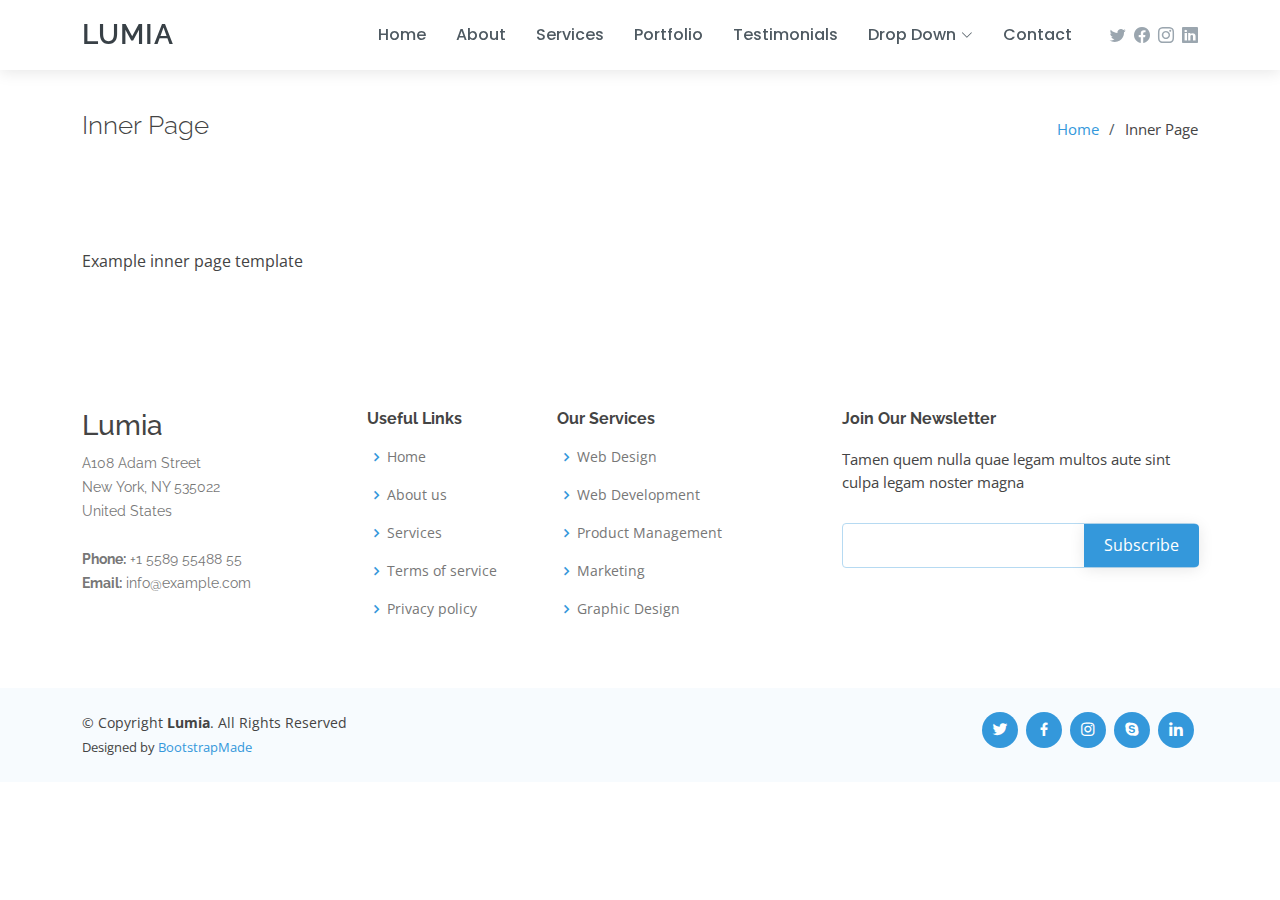
<file: inner-page.html>
<!DOCTYPE html>
<html lang="en">

<head>
  <meta charset="utf-8">
  <meta content="width=device-width, initial-scale=1.0" name="viewport">

  <title>Inner Page - Lumia Bootstrap Template</title>
  <meta content="" name="description">
  <meta content="" name="keywords">

  <!-- Favicons -->
  <link href="assets/img/favicon.png" rel="icon">
  <link href="assets/img/apple-touch-icon.png" rel="apple-touch-icon">

  <!-- Google Fonts -->
  <link href="https://fonts.googleapis.com/css?family=Open+Sans:300,300i,400,400i,600,600i,700,700i|Raleway:300,300i,400,400i,500,500i,600,600i,700,700i|Poppins:300,300i,400,400i,500,500i,600,600i,700,700i" rel="stylesheet">

  <!-- Vendor CSS Files -->
  <link href="assets/vendor/bootstrap/css/bootstrap.min.css" rel="stylesheet">
  <link href="assets/vendor/bootstrap-icons/bootstrap-icons.css" rel="stylesheet">
  <link href="assets/vendor/boxicons/css/boxicons.min.css" rel="stylesheet">
  <link href="assets/vendor/glightbox/css/glightbox.min.css" rel="stylesheet">
  <link href="assets/vendor/swiper/swiper-bundle.min.css" rel="stylesheet">

  <!-- Template Main CSS File -->
  <link href="assets/css/style.css" rel="stylesheet">

  <!-- =======================================================
  * Template Name: Lumia
  * Template URL: https://bootstrapmade.com/lumia-bootstrap-business-template/
  * Updated: Mar 17 2024 with Bootstrap v5.3.3
  * Author: BootstrapMade.com
  * License: https://bootstrapmade.com/license/
  ======================================================== -->
</head>

<body>

  <!-- ======= Header ======= -->
  <header id="header" class="fixed-top d-flex align-items-center">
    <div class="container d-flex align-items-center">

      <div class="logo me-auto">
        <h1><a href="index.html">Lumia</a></h1>
        <!-- Uncomment below if you prefer to use an image logo -->
        <!-- <a href="index.html"><img src="assets/img/logo.png" alt="" class="img-fluid"></a>-->
      </div>

      <nav id="navbar" class="navbar order-last order-lg-0">
        <ul>
          <li><a class="nav-link scrollto " href="#hero">Home</a></li>
          <li><a class="nav-link scrollto" href="#about">About</a></li>
          <li><a class="nav-link scrollto" href="#services">Services</a></li>
          <li><a class="nav-link scrollto " href="#portfolio">Portfolio</a></li>
          <li><a class="nav-link scrollto" href="#testimonials">Testimonials</a></li>
          <li class="dropdown"><a href="#"><span>Drop Down</span> <i class="bi bi-chevron-down"></i></a>
            <ul>
              <li><a href="#">Drop Down 1</a></li>
              <li class="dropdown"><a href="#"><span>Deep Drop Down</span> <i class="bi bi-chevron-right"></i></a>
                <ul>
                  <li><a href="#">Deep Drop Down 1</a></li>
                  <li><a href="#">Deep Drop Down 2</a></li>
                  <li><a href="#">Deep Drop Down 3</a></li>
                  <li><a href="#">Deep Drop Down 4</a></li>
                  <li><a href="#">Deep Drop Down 5</a></li>
                </ul>
              </li>
              <li><a href="#">Drop Down 2</a></li>
              <li><a href="#">Drop Down 3</a></li>
              <li><a href="#">Drop Down 4</a></li>
            </ul>
          </li>
          <li><a class="nav-link scrollto" href="#contact">Contact</a></li>
        </ul>
        <i class="bi bi-list mobile-nav-toggle"></i>
      </nav><!-- .navbar -->

      <div class="header-social-links d-flex align-items-center">
        <a href="#" class="twitter"><i class="bi bi-twitter"></i></a>
        <a href="#" class="facebook"><i class="bi bi-facebook"></i></a>
        <a href="#" class="instagram"><i class="bi bi-instagram"></i></a>
        <a href="#" class="linkedin"><i class="bi bi-linkedin"></i></i></a>
      </div>

    </div>
  </header><!-- End Header -->

  <main id="main">

    <!-- ======= Breadcrumbs ======= -->
    <section class="breadcrumbs">
      <div class="container">

        <div class="d-flex justify-content-between align-items-center">
          <h2>Inner Page</h2>
          <ol>
            <li><a href="index.html">Home</a></li>
            <li>Inner Page</li>
          </ol>
        </div>

      </div>
    </section><!-- End Breadcrumbs -->

    <section class="inner-page">
      <div class="container">
        <p>
          Example inner page template
        </p>
      </div>
    </section>

  </main><!-- End #main -->

  <!-- ======= Footer ======= -->
  <footer id="footer">

    <div class="footer-top">
      <div class="container">
        <div class="row">

          <div class="col-lg-3 col-md-6 footer-contact">
            <h3>Lumia</h3>
            <p>
              A108 Adam Street <br>
              New York, NY 535022<br>
              United States <br><br>
              <strong>Phone:</strong> +1 5589 55488 55<br>
              <strong>Email:</strong> info@example.com<br>
            </p>
          </div>

          <div class="col-lg-2 col-md-6 footer-links">
            <h4>Useful Links</h4>
            <ul>
              <li><i class="bx bx-chevron-right"></i> <a href="#">Home</a></li>
              <li><i class="bx bx-chevron-right"></i> <a href="#">About us</a></li>
              <li><i class="bx bx-chevron-right"></i> <a href="#">Services</a></li>
              <li><i class="bx bx-chevron-right"></i> <a href="#">Terms of service</a></li>
              <li><i class="bx bx-chevron-right"></i> <a href="#">Privacy policy</a></li>
            </ul>
          </div>

          <div class="col-lg-3 col-md-6 footer-links">
            <h4>Our Services</h4>
            <ul>
              <li><i class="bx bx-chevron-right"></i> <a href="#">Web Design</a></li>
              <li><i class="bx bx-chevron-right"></i> <a href="#">Web Development</a></li>
              <li><i class="bx bx-chevron-right"></i> <a href="#">Product Management</a></li>
              <li><i class="bx bx-chevron-right"></i> <a href="#">Marketing</a></li>
              <li><i class="bx bx-chevron-right"></i> <a href="#">Graphic Design</a></li>
            </ul>
          </div>

          <div class="col-lg-4 col-md-6 footer-newsletter">
            <h4>Join Our Newsletter</h4>
            <p>Tamen quem nulla quae legam multos aute sint culpa legam noster magna</p>
            <form action="" method="post">
              <input type="email" name="email"><input type="submit" value="Subscribe">
            </form>
          </div>

        </div>
      </div>
    </div>

    <div class="container d-md-flex py-4">

      <div class="me-md-auto text-center text-md-start">
        <div class="copyright">
          &copy; Copyright <strong><span>Lumia</span></strong>. All Rights Reserved
        </div>
        <div class="credits">
          <!-- All the links in the footer should remain intact. -->
          <!-- You can delete the links only if you purchased the pro version. -->
          <!-- Licensing information: https://bootstrapmade.com/license/ -->
          <!-- Purchase the pro version with working PHP/AJAX contact form: https://bootstrapmade.com/lumia-bootstrap-business-template/ -->
          Designed by <a href="https://bootstrapmade.com/">BootstrapMade</a>
        </div>
      </div>
      <div class="social-links text-center text-md-right pt-3 pt-md-0">
        <a href="#" class="twitter"><i class="bx bxl-twitter"></i></a>
        <a href="#" class="facebook"><i class="bx bxl-facebook"></i></a>
        <a href="#" class="instagram"><i class="bx bxl-instagram"></i></a>
        <a href="#" class="google-plus"><i class="bx bxl-skype"></i></a>
        <a href="#" class="linkedin"><i class="bx bxl-linkedin"></i></a>
      </div>
    </div>
  </footer><!-- End Footer -->

  <a href="#" class="back-to-top d-flex align-items-center justify-content-center"><i class="bi bi-arrow-up-short"></i></a>

  <!-- Vendor JS Files -->
  <script src="assets/vendor/purecounter/purecounter_vanilla.js"></script>
  <script src="assets/vendor/bootstrap/js/bootstrap.bundle.min.js"></script>
  <script src="assets/vendor/glightbox/js/glightbox.min.js"></script>
  <script src="assets/vendor/isotope-layout/isotope.pkgd.min.js"></script>
  <script src="assets/vendor/swiper/swiper-bundle.min.js"></script>
  <script src="assets/vendor/waypoints/noframework.waypoints.js"></script>
  <script src="assets/vendor/php-email-form/validate.js"></script>

  <!-- Template Main JS File -->
  <script src="assets/js/main.js"></script>

</body>

</html>
</file>
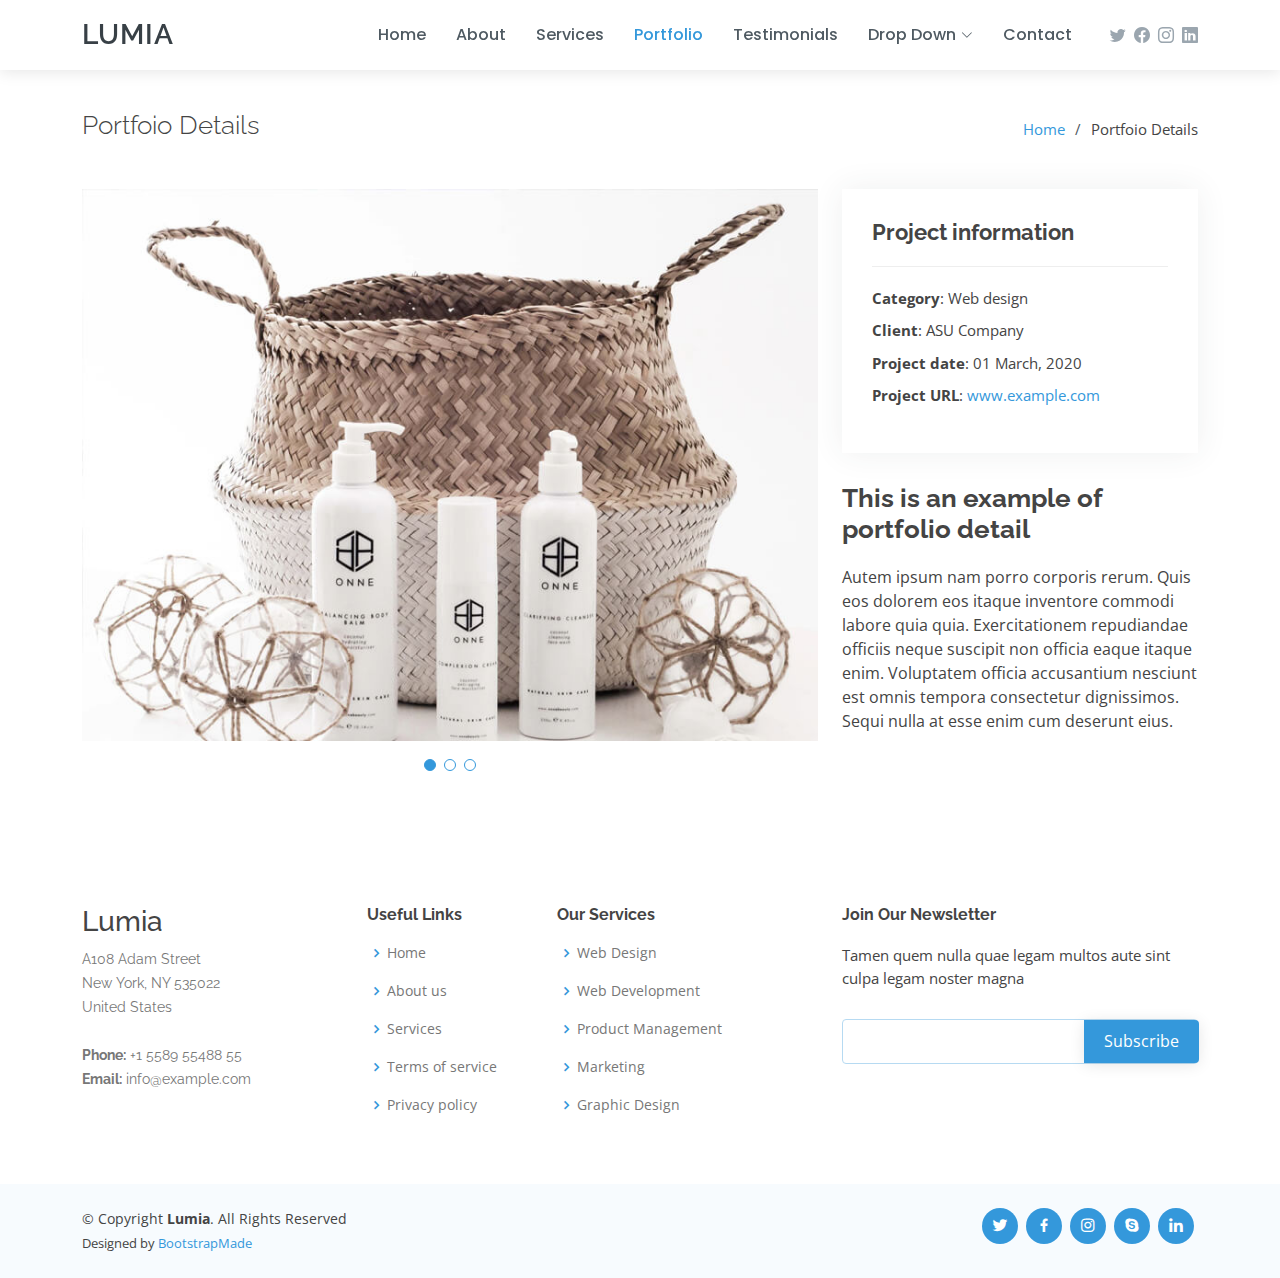
<file: portfolio-details.html>
<!DOCTYPE html>
<html lang="en">

<head>
  <meta charset="utf-8">
  <meta content="width=device-width, initial-scale=1.0" name="viewport">

  <title>Portfolio Details - Lumia Bootstrap Template</title>
  <meta content="" name="description">
  <meta content="" name="keywords">

  <!-- Favicons -->
  <link href="assets/img/favicon.png" rel="icon">
  <link href="assets/img/apple-touch-icon.png" rel="apple-touch-icon">

  <!-- Google Fonts -->
  <link href="https://fonts.googleapis.com/css?family=Open+Sans:300,300i,400,400i,600,600i,700,700i|Raleway:300,300i,400,400i,500,500i,600,600i,700,700i|Poppins:300,300i,400,400i,500,500i,600,600i,700,700i" rel="stylesheet">

  <!-- Vendor CSS Files -->
  <link href="assets/vendor/bootstrap/css/bootstrap.min.css" rel="stylesheet">
  <link href="assets/vendor/bootstrap-icons/bootstrap-icons.css" rel="stylesheet">
  <link href="assets/vendor/boxicons/css/boxicons.min.css" rel="stylesheet">
  <link href="assets/vendor/glightbox/css/glightbox.min.css" rel="stylesheet">
  <link href="assets/vendor/swiper/swiper-bundle.min.css" rel="stylesheet">

  <!-- Template Main CSS File -->
  <link href="assets/css/style.css" rel="stylesheet">

  <!-- =======================================================
  * Template Name: Lumia
  * Template URL: https://bootstrapmade.com/lumia-bootstrap-business-template/
  * Updated: Mar 17 2024 with Bootstrap v5.3.3
  * Author: BootstrapMade.com
  * License: https://bootstrapmade.com/license/
  ======================================================== -->
</head>

<body>

  <!-- ======= Header ======= -->
  <header id="header" class="fixed-top d-flex align-items-center">
    <div class="container d-flex align-items-center">

      <div class="logo me-auto">
        <h1><a href="index.html">Lumia</a></h1>
        <!-- Uncomment below if you prefer to use an image logo -->
        <!-- <a href="index.html"><img src="assets/img/logo.png" alt="" class="img-fluid"></a>-->
      </div>

      <nav id="navbar" class="navbar order-last order-lg-0">
        <ul>
          <li><a class="nav-link scrollto " href="#hero">Home</a></li>
          <li><a class="nav-link scrollto" href="#about">About</a></li>
          <li><a class="nav-link scrollto" href="#services">Services</a></li>
          <li><a class="nav-link scrollto active" href="#portfolio">Portfolio</a></li>
          <li><a class="nav-link scrollto" href="#testimonials">Testimonials</a></li>
          <li class="dropdown"><a href="#"><span>Drop Down</span> <i class="bi bi-chevron-down"></i></a>
            <ul>
              <li><a href="#">Drop Down 1</a></li>
              <li class="dropdown"><a href="#"><span>Deep Drop Down</span> <i class="bi bi-chevron-right"></i></a>
                <ul>
                  <li><a href="#">Deep Drop Down 1</a></li>
                  <li><a href="#">Deep Drop Down 2</a></li>
                  <li><a href="#">Deep Drop Down 3</a></li>
                  <li><a href="#">Deep Drop Down 4</a></li>
                  <li><a href="#">Deep Drop Down 5</a></li>
                </ul>
              </li>
              <li><a href="#">Drop Down 2</a></li>
              <li><a href="#">Drop Down 3</a></li>
              <li><a href="#">Drop Down 4</a></li>
            </ul>
          </li>
          <li><a class="nav-link scrollto" href="#contact">Contact</a></li>
        </ul>
        <i class="bi bi-list mobile-nav-toggle"></i>
      </nav><!-- .navbar -->

      <div class="header-social-links d-flex align-items-center">
        <a href="#" class="twitter"><i class="bi bi-twitter"></i></a>
        <a href="#" class="facebook"><i class="bi bi-facebook"></i></a>
        <a href="#" class="instagram"><i class="bi bi-instagram"></i></a>
        <a href="#" class="linkedin"><i class="bi bi-linkedin"></i></i></a>
      </div>

    </div>
  </header><!-- End Header -->

  <main id="main">

    <!-- ======= Breadcrumbs ======= -->
    <section id="breadcrumbs" class="breadcrumbs">
      <div class="container">

        <div class="d-flex justify-content-between align-items-center">
          <h2>Portfoio Details</h2>
          <ol>
            <li><a href="index.html">Home</a></li>
            <li>Portfoio Details</li>
          </ol>
        </div>

      </div>
    </section><!-- End Breadcrumbs -->

    <!-- ======= Portfolio Details Section ======= -->
    <section id="portfolio-details" class="portfolio-details">
      <div class="container">

        <div class="row gy-4">

          <div class="col-lg-8">
            <div class="portfolio-details-slider swiper">
              <div class="swiper-wrapper align-items-center">

                <div class="swiper-slide">
                  <img src="assets/img/portfolio/portfolio-1.jpg" alt="">
                </div>

                <div class="swiper-slide">
                  <img src="assets/img/portfolio/portfolio-2.jpg" alt="">
                </div>

                <div class="swiper-slide">
                  <img src="assets/img/portfolio/portfolio-3.jpg" alt="">
                </div>

              </div>
              <div class="swiper-pagination"></div>
            </div>
          </div>

          <div class="col-lg-4">
            <div class="portfolio-info">
              <h3>Project information</h3>
              <ul>
                <li><strong>Category</strong>: Web design</li>
                <li><strong>Client</strong>: ASU Company</li>
                <li><strong>Project date</strong>: 01 March, 2020</li>
                <li><strong>Project URL</strong>: <a href="#">www.example.com</a></li>
              </ul>
            </div>
            <div class="portfolio-description">
              <h2>This is an example of portfolio detail</h2>
              <p>
                Autem ipsum nam porro corporis rerum. Quis eos dolorem eos itaque inventore commodi labore quia quia. Exercitationem repudiandae officiis neque suscipit non officia eaque itaque enim. Voluptatem officia accusantium nesciunt est omnis tempora consectetur dignissimos. Sequi nulla at esse enim cum deserunt eius.
              </p>
            </div>
          </div>

        </div>

      </div>
    </section><!-- End Portfolio Details Section -->

  </main><!-- End #main -->

  <!-- ======= Footer ======= -->
  <footer id="footer">

    <div class="footer-top">
      <div class="container">
        <div class="row">

          <div class="col-lg-3 col-md-6 footer-contact">
            <h3>Lumia</h3>
            <p>
              A108 Adam Street <br>
              New York, NY 535022<br>
              United States <br><br>
              <strong>Phone:</strong> +1 5589 55488 55<br>
              <strong>Email:</strong> info@example.com<br>
            </p>
          </div>

          <div class="col-lg-2 col-md-6 footer-links">
            <h4>Useful Links</h4>
            <ul>
              <li><i class="bx bx-chevron-right"></i> <a href="#">Home</a></li>
              <li><i class="bx bx-chevron-right"></i> <a href="#">About us</a></li>
              <li><i class="bx bx-chevron-right"></i> <a href="#">Services</a></li>
              <li><i class="bx bx-chevron-right"></i> <a href="#">Terms of service</a></li>
              <li><i class="bx bx-chevron-right"></i> <a href="#">Privacy policy</a></li>
            </ul>
          </div>

          <div class="col-lg-3 col-md-6 footer-links">
            <h4>Our Services</h4>
            <ul>
              <li><i class="bx bx-chevron-right"></i> <a href="#">Web Design</a></li>
              <li><i class="bx bx-chevron-right"></i> <a href="#">Web Development</a></li>
              <li><i class="bx bx-chevron-right"></i> <a href="#">Product Management</a></li>
              <li><i class="bx bx-chevron-right"></i> <a href="#">Marketing</a></li>
              <li><i class="bx bx-chevron-right"></i> <a href="#">Graphic Design</a></li>
            </ul>
          </div>

          <div class="col-lg-4 col-md-6 footer-newsletter">
            <h4>Join Our Newsletter</h4>
            <p>Tamen quem nulla quae legam multos aute sint culpa legam noster magna</p>
            <form action="" method="post">
              <input type="email" name="email"><input type="submit" value="Subscribe">
            </form>
          </div>

        </div>
      </div>
    </div>

    <div class="container d-md-flex py-4">

      <div class="me-md-auto text-center text-md-start">
        <div class="copyright">
          &copy; Copyright <strong><span>Lumia</span></strong>. All Rights Reserved
        </div>
        <div class="credits">
          <!-- All the links in the footer should remain intact. -->
          <!-- You can delete the links only if you purchased the pro version. -->
          <!-- Licensing information: https://bootstrapmade.com/license/ -->
          <!-- Purchase the pro version with working PHP/AJAX contact form: https://bootstrapmade.com/lumia-bootstrap-business-template/ -->
          Designed by <a href="https://bootstrapmade.com/">BootstrapMade</a>
        </div>
      </div>
      <div class="social-links text-center text-md-right pt-3 pt-md-0">
        <a href="#" class="twitter"><i class="bx bxl-twitter"></i></a>
        <a href="#" class="facebook"><i class="bx bxl-facebook"></i></a>
        <a href="#" class="instagram"><i class="bx bxl-instagram"></i></a>
        <a href="#" class="google-plus"><i class="bx bxl-skype"></i></a>
        <a href="#" class="linkedin"><i class="bx bxl-linkedin"></i></a>
      </div>
    </div>
  </footer><!-- End Footer -->

  <a href="#" class="back-to-top d-flex align-items-center justify-content-center"><i class="bi bi-arrow-up-short"></i></a>

  <!-- Vendor JS Files -->
  <script src="assets/vendor/purecounter/purecounter_vanilla.js"></script>
  <script src="assets/vendor/bootstrap/js/bootstrap.bundle.min.js"></script>
  <script src="assets/vendor/glightbox/js/glightbox.min.js"></script>
  <script src="assets/vendor/isotope-layout/isotope.pkgd.min.js"></script>
  <script src="assets/vendor/swiper/swiper-bundle.min.js"></script>
  <script src="assets/vendor/waypoints/noframework.waypoints.js"></script>
  <script src="assets/vendor/php-email-form/validate.js"></script>

  <!-- Template Main JS File -->
  <script src="assets/js/main.js"></script>

</body>

</html>
</file>
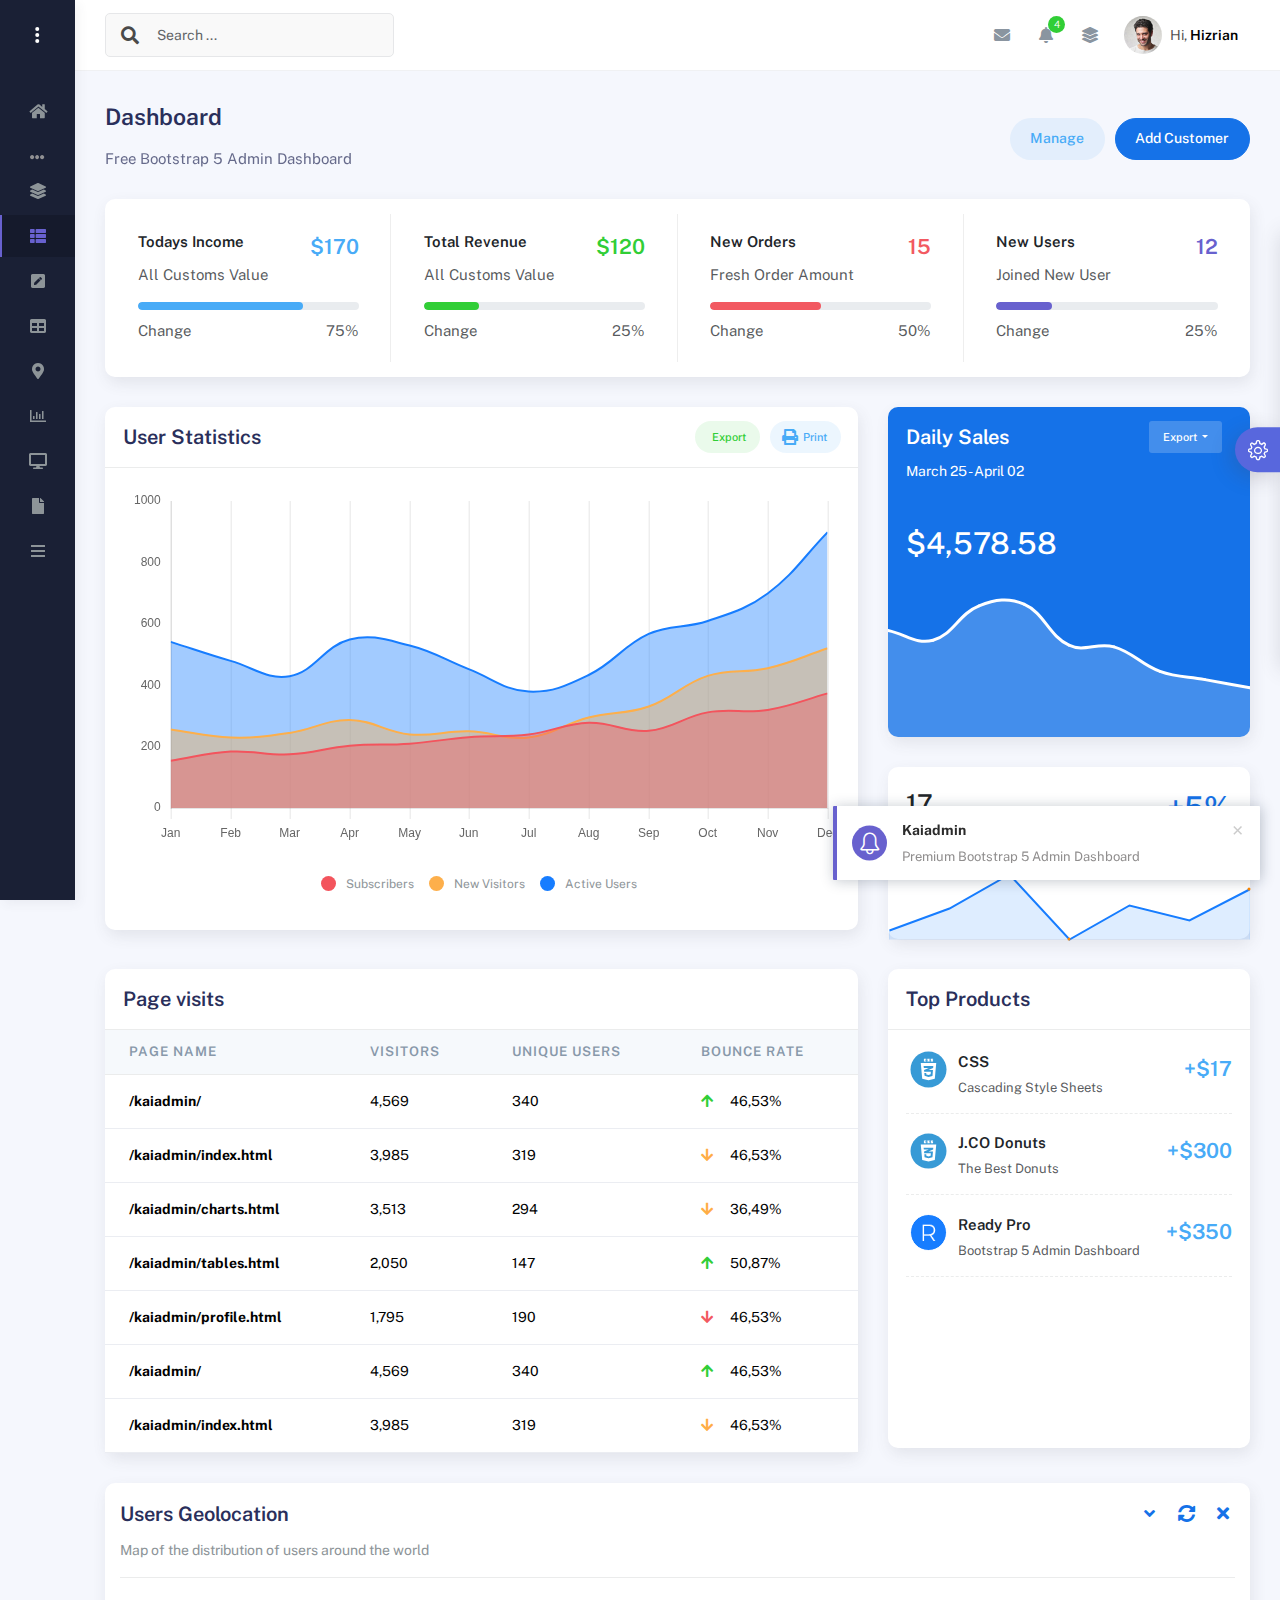
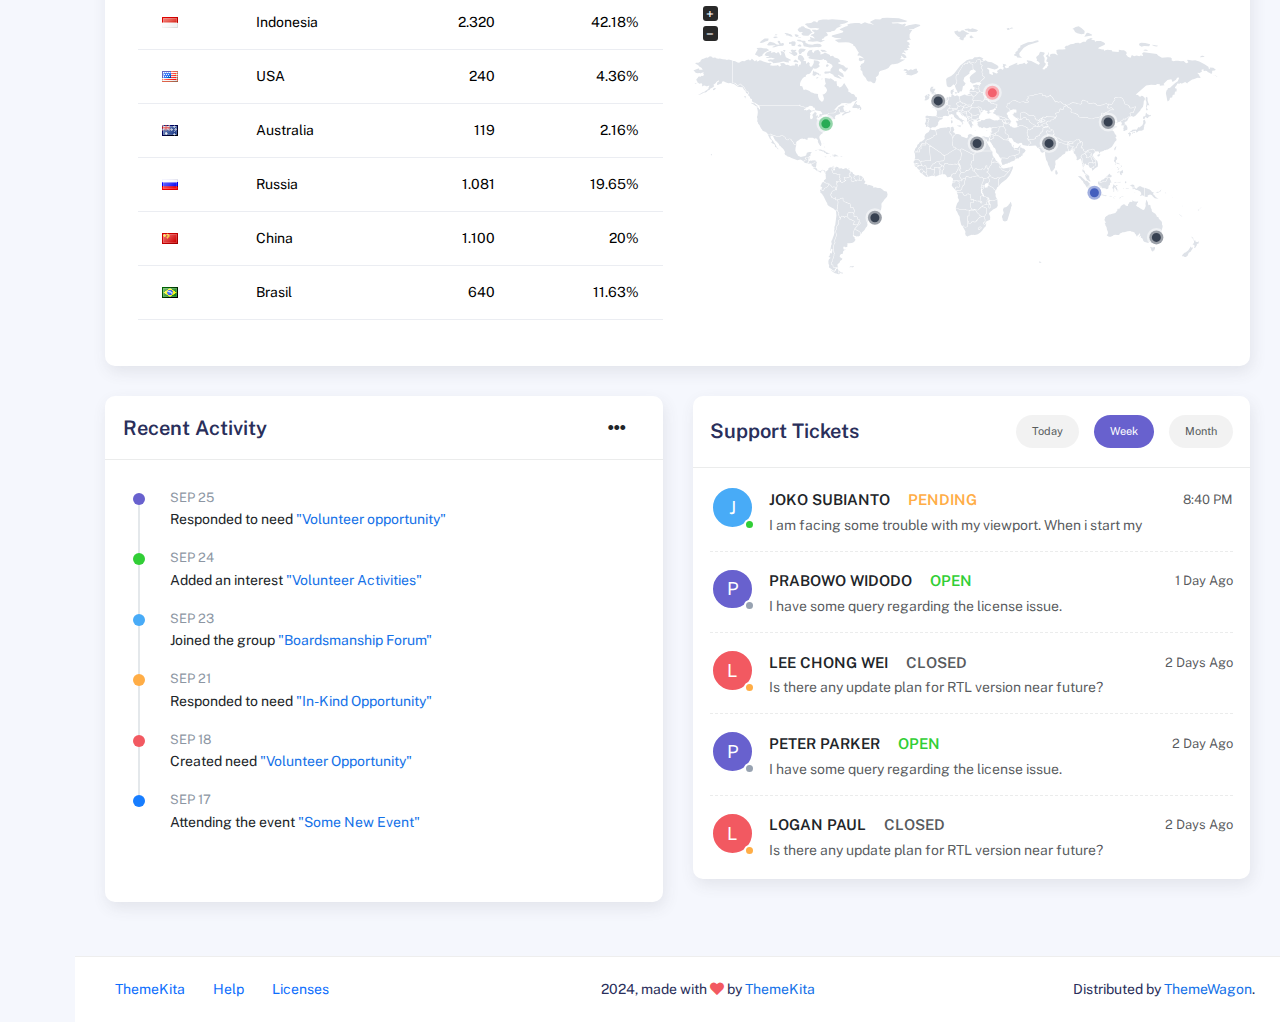
<file: loginnn/adm5/icon-menu.html>
<!DOCTYPE html>
<html lang="en">
  <head>
    <meta http-equiv="X-UA-Compatible" content="IE=edge" />
    <title>Kaiadmin - Bootstrap 5 Admin Dashboard</title>
    <meta
      content="width=device-width, initial-scale=1.0, shrink-to-fit=no"
      name="viewport"
    />
    <link
      rel="icon"
      href="assets/img/kaiadmin/favicon.ico"
      type="image/x-icon"
    />

    <!-- Fonts and icons -->
    <script src="assets/js/plugin/webfont/webfont.min.js"></script>
    <script>
      WebFont.load({
        google: { families: ["Public Sans:300,400,500,600,700"] },
        custom: {
          families: [
            "Font Awesome 5 Solid",
            "Font Awesome 5 Regular",
            "Font Awesome 5 Brands",
            "simple-line-icons",
          ],
          urls: ["assets/css/fonts.min.css"],
        },
        active: function () {
          sessionStorage.fonts = true;
        },
      });
    </script>

    <!-- CSS Files -->
    <link rel="stylesheet" href="assets/css/bootstrap.min.css" />
    <link rel="stylesheet" href="assets/css/plugins.min.css" />
    <link rel="stylesheet" href="assets/css/kaiadmin.min.css" />

    <!-- CSS Just for demo purpose, don't include it in your project -->
    <link rel="stylesheet" href="assets/css/demo.css" />
  </head>
  <body>
    <div class="wrapper sidebar_minimize">
      <!-- Sidebar -->
      <div class="sidebar" data-background-color="dark">
        <div class="sidebar-logo">
          <!-- Logo Header -->
          <div class="logo-header" data-background-color="dark">
            <a href="index.html" class="logo">
              <img
                src="assets/img/kaiadmin/logo_light.svg"
                alt="navbar brand"
                class="navbar-brand"
                height="20"
              />
            </a>
            <div class="nav-toggle">
              <button class="btn btn-toggle toggle-sidebar">
                <i class="gg-menu-right"></i>
              </button>
              <button class="btn btn-toggle sidenav-toggler">
                <i class="gg-menu-left"></i>
              </button>
            </div>
            <button class="topbar-toggler more">
              <i class="gg-more-vertical-alt"></i>
            </button>
          </div>
          <!-- End Logo Header -->
        </div>
        <div class="sidebar-wrapper scrollbar scrollbar-inner">
          <div class="sidebar-content">
            <ul class="nav nav-secondary">
              <li class="nav-item">
                <a
                  data-bs-toggle="collapse"
                  href="#dashboard"
                  class="collapsed"
                  aria-expanded="false"
                >
                  <i class="fas fa-home"></i>
                  <p>Dashboard</p>
                  <span class="caret"></span>
                </a>
                <div class="collapse" id="dashboard">
                  <ul class="nav nav-collapse">
                    <li>
                      <a href="../demo1/index.html">
                        <span class="sub-item">Dashboard 1</span>
                      </a>
                    </li>
                  </ul>
                </div>
              </li>
              <li class="nav-section">
                <span class="sidebar-mini-icon">
                  <i class="fa fa-ellipsis-h"></i>
                </span>
                <h4 class="text-section">Components</h4>
              </li>
              <li class="nav-item">
                <a data-bs-toggle="collapse" href="#base">
                  <i class="fas fa-layer-group"></i>
                  <p>Base</p>
                  <span class="caret"></span>
                </a>
                <div class="collapse" id="base">
                  <ul class="nav nav-collapse">
                    <li>
                      <a href="components/avatars.html">
                        <span class="sub-item">Avatars</span>
                      </a>
                    </li>
                    <li>
                      <a href="components/buttons.html">
                        <span class="sub-item">Buttons</span>
                      </a>
                    </li>
                    <li>
                      <a href="components/gridsystem.html">
                        <span class="sub-item">Grid System</span>
                      </a>
                    </li>
                    <li>
                      <a href="components/panels.html">
                        <span class="sub-item">Panels</span>
                      </a>
                    </li>
                    <li>
                      <a href="components/notifications.html">
                        <span class="sub-item">Notifications</span>
                      </a>
                    </li>
                    <li>
                      <a href="components/sweetalert.html">
                        <span class="sub-item">Sweet Alert</span>
                      </a>
                    </li>
                    <li>
                      <a href="components/font-awesome-icons.html">
                        <span class="sub-item">Font Awesome Icons</span>
                      </a>
                    </li>
                    <li>
                      <a href="components/simple-line-icons.html">
                        <span class="sub-item">Simple Line Icons</span>
                      </a>
                    </li>
                    <li>
                      <a href="components/typography.html">
                        <span class="sub-item">Typography</span>
                      </a>
                    </li>
                  </ul>
                </div>
              </li>
              <li class="nav-item active submenu">
                <a data-bs-toggle="collapse" href="#sidebarLayouts">
                  <i class="fas fa-th-list"></i>
                  <p>Sidebar Layouts</p>
                  <span class="caret"></span>
                </a>
                <div class="collapse show" id="sidebarLayouts">
                  <ul class="nav nav-collapse">
                    <li>
                      <a href="sidebar-style-2.html">
                        <span class="sub-item">Sidebar Style 2</span>
                      </a>
                    </li>
                    <li class="active">
                      <a href="icon-menu.html">
                        <span class="sub-item">Icon Menu</span>
                      </a>
                    </li>
                  </ul>
                </div>
              </li>
              <li class="nav-item">
                <a data-bs-toggle="collapse" href="#forms">
                  <i class="fas fa-pen-square"></i>
                  <p>Forms</p>
                  <span class="caret"></span>
                </a>
                <div class="collapse" id="forms">
                  <ul class="nav nav-collapse">
                    <li>
                      <a href="forms/forms.html">
                        <span class="sub-item">Basic Form</span>
                      </a>
                    </li>
                  </ul>
                </div>
              </li>
              <li class="nav-item">
                <a data-bs-toggle="collapse" href="#tables">
                  <i class="fas fa-table"></i>
                  <p>Tables</p>
                  <span class="caret"></span>
                </a>
                <div class="collapse" id="tables">
                  <ul class="nav nav-collapse">
                    <li>
                      <a href="tables/tables.html">
                        <span class="sub-item">Basic Table</span>
                      </a>
                    </li>
                    <li>
                      <a href="tables/datatables.html">
                        <span class="sub-item">Datatables</span>
                      </a>
                    </li>
                  </ul>
                </div>
              </li>
              <li class="nav-item">
                <a data-bs-toggle="collapse" href="#maps">
                  <i class="fas fa-map-marker-alt"></i>
                  <p>Maps</p>
                  <span class="caret"></span>
                </a>
                <div class="collapse" id="maps">
                  <ul class="nav nav-collapse">
                    <li>
                      <a href="maps/googlemaps.html">
                        <span class="sub-item">Google Maps</span>
                      </a>
                    </li>
                    <li>
                      <a href="maps/jsvectormap.html">
                        <span class="sub-item">Jsvectormap</span>
                      </a>
                    </li>
                  </ul>
                </div>
              </li>
              <li class="nav-item">
                <a data-bs-toggle="collapse" href="#charts">
                  <i class="far fa-chart-bar"></i>
                  <p>Charts</p>
                  <span class="caret"></span>
                </a>
                <div class="collapse" id="charts">
                  <ul class="nav nav-collapse">
                    <li>
                      <a href="charts/charts.html">
                        <span class="sub-item">Chart Js</span>
                      </a>
                    </li>
                    <li>
                      <a href="charts/sparkline.html">
                        <span class="sub-item">Sparkline</span>
                      </a>
                    </li>
                  </ul>
                </div>
              </li>
              <li class="nav-item">
                <a href="widgets.html">
                  <i class="fas fa-desktop"></i>
                  <p>Widgets</p>
                  <span class="badge badge-success">4</span>
                </a>
              </li>
              <li class="nav-item">
                <a href="../../documentation/index.html">
                  <i class="fas fa-file"></i>
                  <p>Documentation</p>
                  <span class="badge badge-secondary">1</span>
                </a>
              </li>
              <li class="nav-item">
                <a data-bs-toggle="collapse" href="#submenu">
                  <i class="fas fa-bars"></i>
                  <p>Menu Levels</p>
                  <span class="caret"></span>
                </a>
                <div class="collapse" id="submenu">
                  <ul class="nav nav-collapse">
                    <li>
                      <a data-bs-toggle="collapse" href="#subnav1">
                        <span class="sub-item">Level 1</span>
                        <span class="caret"></span>
                      </a>
                      <div class="collapse" id="subnav1">
                        <ul class="nav nav-collapse subnav">
                          <li>
                            <a href="#">
                              <span class="sub-item">Level 2</span>
                            </a>
                          </li>
                          <li>
                            <a href="#">
                              <span class="sub-item">Level 2</span>
                            </a>
                          </li>
                        </ul>
                      </div>
                    </li>
                    <li>
                      <a data-bs-toggle="collapse" href="#subnav2">
                        <span class="sub-item">Level 1</span>
                        <span class="caret"></span>
                      </a>
                      <div class="collapse" id="subnav2">
                        <ul class="nav nav-collapse subnav">
                          <li>
                            <a href="#">
                              <span class="sub-item">Level 2</span>
                            </a>
                          </li>
                        </ul>
                      </div>
                    </li>
                    <li>
                      <a href="#">
                        <span class="sub-item">Level 1</span>
                      </a>
                    </li>
                  </ul>
                </div>
              </li>
            </ul>
          </div>
        </div>
      </div>
      <!-- End Sidebar -->

      <div class="main-panel">
        <div class="main-header">
          <div class="main-header-logo">
            <!-- Logo Header -->
            <div class="logo-header" data-background-color="dark">
              <a href="index.html" class="logo">
                <img
                  src="assets/img/kaiadmin/logo_light.svg"
                  alt="navbar brand"
                  class="navbar-brand"
                  height="20"
                />
              </a>
              <div class="nav-toggle">
                <button class="btn btn-toggle toggle-sidebar">
                  <i class="gg-menu-right"></i>
                </button>
                <button class="btn btn-toggle sidenav-toggler">
                  <i class="gg-menu-left"></i>
                </button>
              </div>
              <button class="topbar-toggler more">
                <i class="gg-more-vertical-alt"></i>
              </button>
            </div>
            <!-- End Logo Header -->
          </div>
          <!-- Navbar Header -->
          <nav
            class="navbar navbar-header navbar-header-transparent navbar-expand-lg border-bottom"
          >
            <div class="container-fluid">
              <nav
                class="navbar navbar-header-left navbar-expand-lg navbar-form nav-search p-0 d-none d-lg-flex"
              >
                <div class="input-group">
                  <div class="input-group-prepend">
                    <button type="submit" class="btn btn-search pe-1">
                      <i class="fa fa-search search-icon"></i>
                    </button>
                  </div>
                  <input
                    type="text"
                    placeholder="Search ..."
                    class="form-control"
                  />
                </div>
              </nav>

              <ul class="navbar-nav topbar-nav ms-md-auto align-items-center">
                <li
                  class="nav-item topbar-icon dropdown hidden-caret d-flex d-lg-none"
                >
                  <a
                    class="nav-link dropdown-toggle"
                    data-bs-toggle="dropdown"
                    href="#"
                    role="button"
                    aria-expanded="false"
                    aria-haspopup="true"
                  >
                    <i class="fa fa-search"></i>
                  </a>
                  <ul class="dropdown-menu dropdown-search animated fadeIn">
                    <form class="navbar-left navbar-form nav-search">
                      <div class="input-group">
                        <input
                          type="text"
                          placeholder="Search ..."
                          class="form-control"
                        />
                      </div>
                    </form>
                  </ul>
                </li>
                <li class="nav-item topbar-icon dropdown hidden-caret">
                  <a
                    class="nav-link dropdown-toggle"
                    href="#"
                    id="messageDropdown"
                    role="button"
                    data-bs-toggle="dropdown"
                    aria-haspopup="true"
                    aria-expanded="false"
                  >
                    <i class="fa fa-envelope"></i>
                  </a>
                  <ul
                    class="dropdown-menu messages-notif-box animated fadeIn"
                    aria-labelledby="messageDropdown"
                  >
                    <li>
                      <div
                        class="dropdown-title d-flex justify-content-between align-items-center"
                      >
                        Messages
                        <a href="#" class="small">Mark all as read</a>
                      </div>
                    </li>
                    <li>
                      <div class="message-notif-scroll scrollbar-outer">
                        <div class="notif-center">
                          <a href="#">
                            <div class="notif-img">
                              <img
                                src="assets/img/jm_denis.jpg"
                                alt="Img Profile"
                              />
                            </div>
                            <div class="notif-content">
                              <span class="subject">Jimmy Denis</span>
                              <span class="block"> How are you ? </span>
                              <span class="time">5 minutes ago</span>
                            </div>
                          </a>
                          <a href="#">
                            <div class="notif-img">
                              <img
                                src="assets/img/chadengle.jpg"
                                alt="Img Profile"
                              />
                            </div>
                            <div class="notif-content">
                              <span class="subject">Chad</span>
                              <span class="block"> Ok, Thanks ! </span>
                              <span class="time">12 minutes ago</span>
                            </div>
                          </a>
                          <a href="#">
                            <div class="notif-img">
                              <img
                                src="assets/img/mlane.jpg"
                                alt="Img Profile"
                              />
                            </div>
                            <div class="notif-content">
                              <span class="subject">Jhon Doe</span>
                              <span class="block">
                                Ready for the meeting today...
                              </span>
                              <span class="time">12 minutes ago</span>
                            </div>
                          </a>
                          <a href="#">
                            <div class="notif-img">
                              <img
                                src="assets/img/talha.jpg"
                                alt="Img Profile"
                              />
                            </div>
                            <div class="notif-content">
                              <span class="subject">Talha</span>
                              <span class="block"> Hi, Apa Kabar ? </span>
                              <span class="time">17 minutes ago</span>
                            </div>
                          </a>
                        </div>
                      </div>
                    </li>
                    <li>
                      <a class="see-all" href="javascript:void(0);"
                        >See all messages<i class="fa fa-angle-right"></i>
                      </a>
                    </li>
                  </ul>
                </li>
                <li class="nav-item topbar-icon dropdown hidden-caret">
                  <a
                    class="nav-link dropdown-toggle"
                    href="#"
                    id="notifDropdown"
                    role="button"
                    data-bs-toggle="dropdown"
                    aria-haspopup="true"
                    aria-expanded="false"
                  >
                    <i class="fa fa-bell"></i>
                    <span class="notification">4</span>
                  </a>
                  <ul
                    class="dropdown-menu notif-box animated fadeIn"
                    aria-labelledby="notifDropdown"
                  >
                    <li>
                      <div class="dropdown-title">
                        You have 4 new notification
                      </div>
                    </li>
                    <li>
                      <div class="notif-scroll scrollbar-outer">
                        <div class="notif-center">
                          <a href="#">
                            <div class="notif-icon notif-primary">
                              <i class="fa fa-user-plus"></i>
                            </div>
                            <div class="notif-content">
                              <span class="block"> New user registered </span>
                              <span class="time">5 minutes ago</span>
                            </div>
                          </a>
                          <a href="#">
                            <div class="notif-icon notif-success">
                              <i class="fa fa-comment"></i>
                            </div>
                            <div class="notif-content">
                              <span class="block">
                                Rahmad commented on Admin
                              </span>
                              <span class="time">12 minutes ago</span>
                            </div>
                          </a>
                          <a href="#">
                            <div class="notif-img">
                              <img
                                src="assets/img/profile2.jpg"
                                alt="Img Profile"
                              />
                            </div>
                            <div class="notif-content">
                              <span class="block">
                                Reza send messages to you
                              </span>
                              <span class="time">12 minutes ago</span>
                            </div>
                          </a>
                          <a href="#">
                            <div class="notif-icon notif-danger">
                              <i class="fa fa-heart"></i>
                            </div>
                            <div class="notif-content">
                              <span class="block"> Farrah liked Admin </span>
                              <span class="time">17 minutes ago</span>
                            </div>
                          </a>
                        </div>
                      </div>
                    </li>
                    <li>
                      <a class="see-all" href="javascript:void(0);"
                        >See all notifications<i class="fa fa-angle-right"></i>
                      </a>
                    </li>
                  </ul>
                </li>
                <li class="nav-item topbar-icon dropdown hidden-caret">
                  <a
                    class="nav-link"
                    data-bs-toggle="dropdown"
                    href="#"
                    aria-expanded="false"
                  >
                    <i class="fas fa-layer-group"></i>
                  </a>
                  <div class="dropdown-menu quick-actions animated fadeIn">
                    <div class="quick-actions-header">
                      <span class="title mb-1">Quick Actions</span>
                      <span class="subtitle op-7">Shortcuts</span>
                    </div>
                    <div class="quick-actions-scroll scrollbar-outer">
                      <div class="quick-actions-items">
                        <div class="row m-0">
                          <a class="col-6 col-md-4 p-0" href="#">
                            <div class="quick-actions-item">
                              <div class="avatar-item bg-danger rounded-circle">
                                <i class="far fa-calendar-alt"></i>
                              </div>
                              <span class="text">Calendar</span>
                            </div>
                          </a>
                          <a class="col-6 col-md-4 p-0" href="#">
                            <div class="quick-actions-item">
                              <div
                                class="avatar-item bg-warning rounded-circle"
                              >
                                <i class="fas fa-map"></i>
                              </div>
                              <span class="text">Maps</span>
                            </div>
                          </a>
                          <a class="col-6 col-md-4 p-0" href="#">
                            <div class="quick-actions-item">
                              <div class="avatar-item bg-info rounded-circle">
                                <i class="fas fa-file-excel"></i>
                              </div>
                              <span class="text">Reports</span>
                            </div>
                          </a>
                          <a class="col-6 col-md-4 p-0" href="#">
                            <div class="quick-actions-item">
                              <div
                                class="avatar-item bg-success rounded-circle"
                              >
                                <i class="fas fa-envelope"></i>
                              </div>
                              <span class="text">Emails</span>
                            </div>
                          </a>
                          <a class="col-6 col-md-4 p-0" href="#">
                            <div class="quick-actions-item">
                              <div
                                class="avatar-item bg-primary rounded-circle"
                              >
                                <i class="fas fa-file-invoice-dollar"></i>
                              </div>
                              <span class="text">Invoice</span>
                            </div>
                          </a>
                          <a class="col-6 col-md-4 p-0" href="#">
                            <div class="quick-actions-item">
                              <div
                                class="avatar-item bg-secondary rounded-circle"
                              >
                                <i class="fas fa-credit-card"></i>
                              </div>
                              <span class="text">Payments</span>
                            </div>
                          </a>
                        </div>
                      </div>
                    </div>
                  </div>
                </li>

                <li class="nav-item topbar-user dropdown hidden-caret">
                  <a
                    class="dropdown-toggle profile-pic"
                    data-bs-toggle="dropdown"
                    href="#"
                    aria-expanded="false"
                  >
                    <div class="avatar-sm">
                      <img
                        src="assets/img/profile.jpg"
                        alt="..."
                        class="avatar-img rounded-circle"
                      />
                    </div>
                    <span class="profile-username">
                      <span class="op-7">Hi,</span>
                      <span class="fw-bold">Hizrian</span>
                    </span>
                  </a>
                  <ul class="dropdown-menu dropdown-user animated fadeIn">
                    <div class="dropdown-user-scroll scrollbar-outer">
                      <li>
                        <div class="user-box">
                          <div class="avatar-lg">
                            <img
                              src="assets/img/profile.jpg"
                              alt="image profile"
                              class="avatar-img rounded"
                            />
                          </div>
                          <div class="u-text">
                            <h4>Hizrian</h4>
                            <p class="text-muted">hello@example.com</p>
                            <a
                              href="profile.html"
                              class="btn btn-xs btn-secondary btn-sm"
                              >View Profile</a
                            >
                          </div>
                        </div>
                      </li>
                      <li>
                        <div class="dropdown-divider"></div>
                        <a class="dropdown-item" href="#">My Profile</a>
                        <a class="dropdown-item" href="#">My Balance</a>
                        <a class="dropdown-item" href="#">Inbox</a>
                        <div class="dropdown-divider"></div>
                        <a class="dropdown-item" href="#">Account Setting</a>
                        <div class="dropdown-divider"></div>
                        <a class="dropdown-item" href="#">Logout</a>
                      </li>
                    </div>
                  </ul>
                </li>
              </ul>
            </div>
          </nav>
          <!-- End Navbar -->
        </div>

        <div class="container">
          <div class="page-inner">
            <div
              class="d-flex align-items-left align-items-md-center flex-column flex-md-row pt-2 pb-4"
            >
              <div>
                <h3 class="fw-bold mb-3">Dashboard</h3>
                <h6 class="op-7 mb-2">Free Bootstrap 5 Admin Dashboard</h6>
              </div>
              <div class="ms-md-auto py-2 py-md-0">
                <a href="#" class="btn btn-label-info btn-round me-2">Manage</a>
                <a href="#" class="btn btn-primary btn-round">Add Customer</a>
              </div>
            </div>
            <div class="row row-card-no-pd">
              <div class="col-12 col-sm-6 col-md-6 col-xl-3">
                <div class="card">
                  <div class="card-body">
                    <div class="d-flex justify-content-between">
                      <div>
                        <h6><b>Todays Income</b></h6>
                        <p class="text-muted">All Customs Value</p>
                      </div>
                      <h4 class="text-info fw-bold">$170</h4>
                    </div>
                    <div class="progress progress-sm">
                      <div
                        class="progress-bar bg-info w-75"
                        role="progressbar"
                        aria-valuenow="75"
                        aria-valuemin="0"
                        aria-valuemax="100"
                      ></div>
                    </div>
                    <div class="d-flex justify-content-between mt-2">
                      <p class="text-muted mb-0">Change</p>
                      <p class="text-muted mb-0">75%</p>
                    </div>
                  </div>
                </div>
              </div>
              <div class="col-12 col-sm-6 col-md-6 col-xl-3">
                <div class="card">
                  <div class="card-body">
                    <div class="d-flex justify-content-between">
                      <div>
                        <h6><b>Total Revenue</b></h6>
                        <p class="text-muted">All Customs Value</p>
                      </div>
                      <h4 class="text-success fw-bold">$120</h4>
                    </div>
                    <div class="progress progress-sm">
                      <div
                        class="progress-bar bg-success w-25"
                        role="progressbar"
                        aria-valuenow="25"
                        aria-valuemin="0"
                        aria-valuemax="100"
                      ></div>
                    </div>
                    <div class="d-flex justify-content-between mt-2">
                      <p class="text-muted mb-0">Change</p>
                      <p class="text-muted mb-0">25%</p>
                    </div>
                  </div>
                </div>
              </div>
              <div class="col-12 col-sm-6 col-md-6 col-xl-3">
                <div class="card">
                  <div class="card-body">
                    <div class="d-flex justify-content-between">
                      <div>
                        <h6><b>New Orders</b></h6>
                        <p class="text-muted">Fresh Order Amount</p>
                      </div>
                      <h4 class="text-danger fw-bold">15</h4>
                    </div>
                    <div class="progress progress-sm">
                      <div
                        class="progress-bar bg-danger w-50"
                        role="progressbar"
                        aria-valuenow="50"
                        aria-valuemin="0"
                        aria-valuemax="100"
                      ></div>
                    </div>
                    <div class="d-flex justify-content-between mt-2">
                      <p class="text-muted mb-0">Change</p>
                      <p class="text-muted mb-0">50%</p>
                    </div>
                  </div>
                </div>
              </div>
              <div class="col-12 col-sm-6 col-md-6 col-xl-3">
                <div class="card">
                  <div class="card-body">
                    <div class="d-flex justify-content-between">
                      <div>
                        <h6><b>New Users</b></h6>
                        <p class="text-muted">Joined New User</p>
                      </div>
                      <h4 class="text-secondary fw-bold">12</h4>
                    </div>
                    <div class="progress progress-sm">
                      <div
                        class="progress-bar bg-secondary w-25"
                        role="progressbar"
                        aria-valuenow="25"
                        aria-valuemin="0"
                        aria-valuemax="100"
                      ></div>
                    </div>
                    <div class="d-flex justify-content-between mt-2">
                      <p class="text-muted mb-0">Change</p>
                      <p class="text-muted mb-0">25%</p>
                    </div>
                  </div>
                </div>
              </div>
            </div>
            <div class="row">
              <div class="col-md-8">
                <div class="card">
                  <div class="card-header">
                    <div class="card-head-row">
                      <div class="card-title">User Statistics</div>
                      <div class="card-tools">
                        <a
                          href="#"
                          class="btn btn-label-success btn-round btn-sm me-2"
                        >
                          <span class="btn-label">
                            <i class="fa fa-pencil"></i>
                          </span>
                          Export
                        </a>
                        <a href="#" class="btn btn-label-info btn-round btn-sm">
                          <span class="btn-label">
                            <i class="fa fa-print"></i>
                          </span>
                          Print
                        </a>
                      </div>
                    </div>
                  </div>
                  <div class="card-body">
                    <div class="chart-container" style="min-height: 375px">
                      <canvas id="statisticsChart"></canvas>
                    </div>
                    <div id="myChartLegend"></div>
                  </div>
                </div>
              </div>
              <div class="col-md-4">
                <div class="card card-primary">
                  <div class="card-header">
                    <div class="card-head-row">
                      <div class="card-title">Daily Sales</div>
                      <div class="card-tools">
                        <div class="dropdown">
                          <button
                            class="btn btn-sm btn-label-light dropdown-toggle"
                            type="button"
                            id="dropdownMenuButton"
                            data-bs-toggle="dropdown"
                            aria-haspopup="true"
                            aria-expanded="false"
                          >
                            Export
                          </button>
                          <div
                            class="dropdown-menu"
                            aria-labelledby="dropdownMenuButton"
                          >
                            <a class="dropdown-item" href="#">Action</a>
                            <a class="dropdown-item" href="#">Another action</a>
                            <a class="dropdown-item" href="#"
                              >Something else here</a
                            >
                          </div>
                        </div>
                      </div>
                    </div>
                    <div class="card-category">March 25 - April 02</div>
                  </div>
                  <div class="card-body pb-0">
                    <div class="mb-4 mt-2">
                      <h1>$4,578.58</h1>
                    </div>
                    <div class="pull-in">
                      <canvas id="dailySalesChart"></canvas>
                    </div>
                  </div>
                </div>
                <div class="card">
                  <div class="card-body pb-0">
                    <div class="h1 fw-bold float-end text-primary">+5%</div>
                    <h2 class="mb-2">17</h2>
                    <p class="text-muted">Users online</p>
                    <div class="pull-in sparkline-fix">
                      <div id="lineChart"></div>
                    </div>
                  </div>
                </div>
              </div>
            </div>
            <!-- <div class="row">
						<div class="col-md-4">
							<div class="card">
								<div class="card-body pb-0">
									<div class="h1 fw-bold float-end text-primary">+5%</div>
									<h2 class="mb-2">17</h2>
									<p class="text-muted">Users online</p>
									<div class="pull-in sparkline-fix">
										<div id="lineChart"></div>
									</div>
								</div>
							</div>
						</div>
						<div class="col-md-4">
							<div class="card">
								<div class="card-body pb-0">
									<div class="h1 fw-bold float-end text-danger">-3%</div>
									<h2 class="mb-2">27</h2>
									<p class="text-muted">New Users</p>
									<div class="pull-in sparkline-fix">
										<div id="lineChart2"></div>
									</div>
								</div>
							</div>
						</div>
						<div class="col-md-4">
							<div class="card">
								<div class="card-body pb-0">
									<div class="h1 fw-bold float-end text-warning">+7%</div>
									<h2 class="mb-2">213</h2>
									<p class="text-muted">Transactions</p>
									<div class="pull-in sparkline-fix">
										<div id="lineChart3"></div>
									</div>
								</div>
							</div>
						</div>
					</div> -->
            <!-- <div class="row">
						<div class="col-md-4">
							<div class="card">
								<div class="card-header">
									<div class="card-title">Top Products</div>
								</div>
								<div class="card-body pb-0">
									<div class="d-flex">
										<div class="avatar">
											<img src="assets/img/logoproduct.svg" alt="..." class="avatar-img rounded-circle">
										</div>
										<div class="flex-1 pt-1 ms-2">
											<h6 class="fw-bold mb-1">CSS</h6>
											<small class="text-muted">Cascading Style Sheets</small>
										</div>
										<div class="d-flex ms-auto align-items-center">
											<h4 class="text-info fw-bold">+$17</h4>
										</div>
									</div>
									<div class="separator-dashed"></div>
									<div class="d-flex">
										<div class="avatar">
											<img src="assets/img/logoproduct.svg" alt="..." class="avatar-img rounded-circle">
										</div>
										<div class="flex-1 pt-1 ms-2">
											<h6 class="fw-bold mb-1">J.CO Donuts</h6>
											<small class="text-muted">The Best Donuts</small>
										</div>
										<div class="d-flex ms-auto align-items-center">
											<h4 class="text-info fw-bold">+$300</h4>
										</div>
									</div>
									<div class="separator-dashed"></div>
									<div class="d-flex">
										<div class="avatar">
											<img src="assets/img/logoproduct3.svg" alt="..." class="avatar-img rounded-circle">
										</div>
										<div class="flex-1 pt-1 ms-2">
											<h6 class="fw-bold mb-1">Ready Pro</h6>
											<small class="text-muted">Bootstrap 5 Admin Dashboard</small>
										</div>
										<div class="d-flex ms-auto align-items-center">
											<h4 class="text-info fw-bold">+$350</h4>
										</div>
									</div>
									<div class="separator-dashed"></div>
									<div class="pull-in">
										<canvas id="topProductsChart"></canvas>
									</div>
								</div>
							</div>
						</div>
						<div class="col-md-4">
							<div class="card">
								<div class="card-body">
									<div class="card-title fw-mediumbold">Suggested People</div>
									<div class="card-list">
										<div class="item-list">
											<div class="avatar">
												<img src="assets/img/jm_denis.jpg" alt="..." class="avatar-img rounded-circle">
											</div>
											<div class="info-user ms-3">
												<div class="username">Jimmy Denis</div>
												<div class="status">Graphic Designer</div>
											</div>
											<button class="btn btn-icon btn-primary btn-round btn-xs">
												<i class="fa fa-plus"></i>
											</button>
										</div>
										<div class="item-list">
											<div class="avatar">
												<img src="assets/img/chadengle.jpg" alt="..." class="avatar-img rounded-circle">
											</div>
											<div class="info-user ms-3">
												<div class="username">Chad</div>
												<div class="status">CEO Zeleaf</div>
											</div>
											<button class="btn btn-icon btn-primary btn-round btn-xs">
												<i class="fa fa-plus"></i>
											</button>
										</div>
										<div class="item-list">
											<div class="avatar">
												<img src="assets/img/talha.jpg" alt="..." class="avatar-img rounded-circle">
											</div>
											<div class="info-user ms-3">
												<div class="username">Talha</div>
												<div class="status">Front End Designer</div>
											</div>
											<button class="btn btn-icon btn-primary btn-round btn-xs">
												<i class="fa fa-plus"></i>
											</button>
										</div>
										<div class="item-list">
											<div class="avatar">
												<img src="assets/img/mlane.jpg" alt="..." class="avatar-img rounded-circle">
											</div>
											<div class="info-user ms-3">
												<div class="username">John Doe</div>
												<div class="status">Back End Developer</div>
											</div>
											<button class="btn btn-icon btn-primary btn-round btn-xs">
												<i class="fa fa-plus"></i>
											</button>
										</div>
										<div class="item-list">
											<div class="avatar">
												<img src="assets/img/talha.jpg" alt="..." class="avatar-img rounded-circle">
											</div>
											<div class="info-user ms-3">
												<div class="username">Talha</div>
												<div class="status">Front End Designer</div>
											</div>
											<button class="btn btn-icon btn-primary btn-round btn-xs">
												<i class="fa fa-plus"></i>
											</button>
										</div>
										<div class="item-list">
											<div class="avatar">
												<img src="assets/img/jm_denis.jpg" alt="..." class="avatar-img rounded-circle">
											</div>
											<div class="info-user ms-3">
												<div class="username">Jimmy Denis</div>
												<div class="status">Graphic Designer</div>
											</div>
											<button class="btn btn-icon btn-primary btn-round btn-xs">
												<i class="fa fa-plus"></i>
											</button>
										</div>
									</div>
								</div>
							</div>
						</div>
						<div class="col-md-4">
							<div class="card card-primary bg-primary-gradient">
								<div class="card-body">
									<h5 class="mt-3 b-b1 pb-2 mb-4 fw-bold">Active user right now</h5>
									<h1 class="mb-4 fw-bold">17</h1>
									<h5 class="mt-3 b-b1 pb-2 mb-5 fw-bold">Page view per minutes</h5>
									<div id="activeUsersChart"></div>
									<h5 class="mt-5 pb-3 mb-0 fw-bold">Top active pages</h5>
									<ul class="list-unstyled">
										<li class="d-flex justify-content-between pb-1 pt-1"><small>/product/readypro/index.html</small> <span>7</span></li>
										<li class="d-flex justify-content-between pb-1 pt-1"><small>/product/kaiadmin/demo.html</small> <span>10</span></li>
									</ul>
								</div>
							</div>
						</div>
					</div> -->
            <div class="row">
              <div class="col-md-8">
                <div class="card">
                  <div class="card-header">
                    <div class="card-title">Page visits</div>
                  </div>
                  <div class="card-body p-0">
                    <div class="table-responsive">
                      <!-- Projects table -->
                      <table class="table align-items-center mb-0">
                        <thead class="thead-light">
                          <tr>
                            <th scope="col">Page name</th>
                            <th scope="col">Visitors</th>
                            <th scope="col">Unique users</th>
                            <th scope="col">Bounce rate</th>
                          </tr>
                        </thead>
                        <tbody>
                          <tr>
                            <th scope="row">/kaiadmin/</th>
                            <td>4,569</td>
                            <td>340</td>
                            <td>
                              <i class="fas fa-arrow-up text-success me-3"></i>
                              46,53%
                            </td>
                          </tr>
                          <tr>
                            <th scope="row">/kaiadmin/index.html</th>
                            <td>3,985</td>
                            <td>319</td>
                            <td>
                              <i
                                class="fas fa-arrow-down text-warning me-3"
                              ></i>
                              46,53%
                            </td>
                          </tr>
                          <tr>
                            <th scope="row">/kaiadmin/charts.html</th>
                            <td>3,513</td>
                            <td>294</td>
                            <td>
                              <i
                                class="fas fa-arrow-down text-warning me-3"
                              ></i>
                              36,49%
                            </td>
                          </tr>
                          <tr>
                            <th scope="row">/kaiadmin/tables.html</th>
                            <td>2,050</td>
                            <td>147</td>
                            <td>
                              <i class="fas fa-arrow-up text-success me-3"></i>
                              50,87%
                            </td>
                          </tr>
                          <tr>
                            <th scope="row">/kaiadmin/profile.html</th>
                            <td>1,795</td>
                            <td>190</td>
                            <td>
                              <i class="fas fa-arrow-down text-danger me-3"></i>
                              46,53%
                            </td>
                          </tr>
                          <tr>
                            <th scope="row">/kaiadmin/</th>
                            <td>4,569</td>
                            <td>340</td>
                            <td>
                              <i class="fas fa-arrow-up text-success me-3"></i>
                              46,53%
                            </td>
                          </tr>
                          <tr>
                            <th scope="row">/kaiadmin/index.html</th>
                            <td>3,985</td>
                            <td>319</td>
                            <td>
                              <i
                                class="fas fa-arrow-down text-warning me-3"
                              ></i>
                              46,53%
                            </td>
                          </tr>
                        </tbody>
                      </table>
                    </div>
                  </div>
                </div>
              </div>
              <div class="col-md-4">
                <div class="card">
                  <div class="card-header">
                    <div class="card-title">Top Products</div>
                  </div>
                  <div class="card-body pb-0">
                    <div class="d-flex">
                      <div class="avatar">
                        <img
                          src="assets/img/logoproduct.svg"
                          alt="..."
                          class="avatar-img rounded-circle"
                        />
                      </div>
                      <div class="flex-1 pt-1 ms-2">
                        <h6 class="fw-bold mb-1">CSS</h6>
                        <small class="text-muted">Cascading Style Sheets</small>
                      </div>
                      <div class="d-flex ms-auto align-items-center">
                        <h4 class="text-info fw-bold">+$17</h4>
                      </div>
                    </div>
                    <div class="separator-dashed"></div>
                    <div class="d-flex">
                      <div class="avatar">
                        <img
                          src="assets/img/logoproduct.svg"
                          alt="..."
                          class="avatar-img rounded-circle"
                        />
                      </div>
                      <div class="flex-1 pt-1 ms-2">
                        <h6 class="fw-bold mb-1">J.CO Donuts</h6>
                        <small class="text-muted">The Best Donuts</small>
                      </div>
                      <div class="d-flex ms-auto align-items-center">
                        <h4 class="text-info fw-bold">+$300</h4>
                      </div>
                    </div>
                    <div class="separator-dashed"></div>
                    <div class="d-flex">
                      <div class="avatar">
                        <img
                          src="assets/img/logoproduct3.svg"
                          alt="..."
                          class="avatar-img rounded-circle"
                        />
                      </div>
                      <div class="flex-1 pt-1 ms-2">
                        <h6 class="fw-bold mb-1">Ready Pro</h6>
                        <small class="text-muted"
                          >Bootstrap 5 Admin Dashboard</small
                        >
                      </div>
                      <div class="d-flex ms-auto align-items-center">
                        <h4 class="text-info fw-bold">+$350</h4>
                      </div>
                    </div>
                    <div class="separator-dashed"></div>
                    <div class="pull-in">
                      <canvas id="topProductsChart"></canvas>
                    </div>
                  </div>
                </div>
              </div>
            </div>
            <div class="row row-card-no-pd">
              <div class="col-md-12">
                <div class="card">
                  <div class="card-header">
                    <div class="card-head-row card-tools-still-right">
                      <h4 class="card-title">Users Geolocation</h4>
                      <div class="card-tools">
                        <button
                          class="btn btn-icon btn-link btn-primary btn-xs"
                        >
                          <span class="fa fa-angle-down"></span>
                        </button>
                        <button
                          class="btn btn-icon btn-link btn-primary btn-xs btn-refresh-card"
                        >
                          <span class="fa fa-sync-alt"></span>
                        </button>
                        <button
                          class="btn btn-icon btn-link btn-primary btn-xs"
                        >
                          <span class="fa fa-times"></span>
                        </button>
                      </div>
                    </div>
                    <p class="card-category">
                      Map of the distribution of users around the world
                    </p>
                  </div>
                  <div class="card-body">
                    <div class="row">
                      <div class="col-md-6">
                        <div class="table-responsive table-hover table-sales">
                          <table class="table">
                            <tbody>
                              <tr>
                                <td>
                                  <div class="flag">
                                    <img
                                      src="assets/img/flags/id.png"
                                      alt="indonesia"
                                    />
                                  </div>
                                </td>
                                <td>Indonesia</td>
                                <td class="text-end">2.320</td>
                                <td class="text-end">42.18%</td>
                              </tr>
                              <tr>
                                <td>
                                  <div class="flag">
                                    <img
                                      src="assets/img/flags/us.png"
                                      alt="united states"
                                    />
                                  </div>
                                </td>
                                <td>USA</td>
                                <td class="text-end">240</td>
                                <td class="text-end">4.36%</td>
                              </tr>
                              <tr>
                                <td>
                                  <div class="flag">
                                    <img
                                      src="assets/img/flags/au.png"
                                      alt="australia"
                                    />
                                  </div>
                                </td>
                                <td>Australia</td>
                                <td class="text-end">119</td>
                                <td class="text-end">2.16%</td>
                              </tr>
                              <tr>
                                <td>
                                  <div class="flag">
                                    <img
                                      src="assets/img/flags/ru.png"
                                      alt="russia"
                                    />
                                  </div>
                                </td>
                                <td>Russia</td>
                                <td class="text-end">1.081</td>
                                <td class="text-end">19.65%</td>
                              </tr>
                              <tr>
                                <td>
                                  <div class="flag">
                                    <img
                                      src="assets/img/flags/cn.png"
                                      alt="china"
                                    />
                                  </div>
                                </td>
                                <td>China</td>
                                <td class="text-end">1.100</td>
                                <td class="text-end">20%</td>
                              </tr>
                              <tr>
                                <td>
                                  <div class="flag">
                                    <img
                                      src="assets/img/flags/br.png"
                                      alt="brazil"
                                    />
                                  </div>
                                </td>
                                <td>Brasil</td>
                                <td class="text-end">640</td>
                                <td class="text-end">11.63%</td>
                              </tr>
                            </tbody>
                          </table>
                        </div>
                      </div>
                      <div class="col-md-6">
                        <div class="mapcontainer">
                          <div
                            id="world-map"
                            class="w-100"
                            style="height: 300px"
                          ></div>
                        </div>
                      </div>
                    </div>
                  </div>
                </div>
              </div>
            </div>
            <div class="row">
              <div class="col-md-6">
                <div class="card">
                  <div class="card-header">
                    <div class="card-head-row card-tools-still-right">
                      <div class="card-title">Recent Activity</div>
                      <div class="card-tools">
                        <div class="dropdown">
                          <button
                            class="btn btn-icon btn-clean"
                            type="button"
                            id="dropdownMenuButton"
                            data-bs-toggle="dropdown"
                            aria-haspopup="true"
                            aria-expanded="false"
                          >
                            <i class="fas fa-ellipsis-h"></i>
                          </button>
                          <div
                            class="dropdown-menu"
                            aria-labelledby="dropdownMenuButton"
                          >
                            <a class="dropdown-item" href="#">Action</a>
                            <a class="dropdown-item" href="#">Another action</a>
                            <a class="dropdown-item" href="#"
                              >Something else here</a
                            >
                          </div>
                        </div>
                      </div>
                    </div>
                  </div>
                  <div class="card-body">
                    <ol class="activity-feed">
                      <li class="feed-item feed-item-secondary">
                        <time class="date" datetime="9-25">Sep 25</time>
                        <span class="text"
                          >Responded to need
                          <a href="#">"Volunteer opportunity"</a></span
                        >
                      </li>
                      <li class="feed-item feed-item-success">
                        <time class="date" datetime="9-24">Sep 24</time>
                        <span class="text"
                          >Added an interest
                          <a href="#">"Volunteer Activities"</a></span
                        >
                      </li>
                      <li class="feed-item feed-item-info">
                        <time class="date" datetime="9-23">Sep 23</time>
                        <span class="text"
                          >Joined the group
                          <a href="single-group.php"
                            >"Boardsmanship Forum"</a
                          ></span
                        >
                      </li>
                      <li class="feed-item feed-item-warning">
                        <time class="date" datetime="9-21">Sep 21</time>
                        <span class="text"
                          >Responded to need
                          <a href="#">"In-Kind Opportunity"</a></span
                        >
                      </li>
                      <li class="feed-item feed-item-danger">
                        <time class="date" datetime="9-18">Sep 18</time>
                        <span class="text"
                          >Created need
                          <a href="#">"Volunteer Opportunity"</a></span
                        >
                      </li>
                      <li class="feed-item">
                        <time class="date" datetime="9-17">Sep 17</time>
                        <span class="text"
                          >Attending the event
                          <a href="single-event.php">"Some New Event"</a></span
                        >
                      </li>
                    </ol>
                  </div>
                </div>
              </div>
              <div class="col-md-6">
                <div class="card">
                  <div class="card-header">
                    <div class="card-head-row">
                      <div class="card-title">Support Tickets</div>
                      <div class="card-tools">
                        <ul
                          class="nav nav-pills nav-secondary nav-pills-no-bd nav-sm"
                          id="pills-tab"
                          role="tablist"
                        >
                          <li class="nav-item">
                            <a
                              class="nav-link"
                              id="pills-today"
                              data-bs-toggle="pill"
                              href="#pills-today"
                              role="tab"
                              aria-selected="true"
                              >Today</a
                            >
                          </li>
                          <li class="nav-item">
                            <a
                              class="nav-link active"
                              id="pills-week"
                              data-bs-toggle="pill"
                              href="#pills-week"
                              role="tab"
                              aria-selected="false"
                              >Week</a
                            >
                          </li>
                          <li class="nav-item">
                            <a
                              class="nav-link"
                              id="pills-month"
                              data-bs-toggle="pill"
                              href="#pills-month"
                              role="tab"
                              aria-selected="false"
                              >Month</a
                            >
                          </li>
                        </ul>
                      </div>
                    </div>
                  </div>
                  <div class="card-body">
                    <div class="d-flex">
                      <div class="avatar avatar-online">
                        <span
                          class="avatar-title rounded-circle border border-white bg-info"
                          >J</span
                        >
                      </div>
                      <div class="flex-1 ms-3 pt-1">
                        <h6 class="text-uppercase fw-bold mb-1">
                          Joko Subianto
                          <span class="text-warning ps-3">pending</span>
                        </h6>
                        <span class="text-muted"
                          >I am facing some trouble with my viewport. When i
                          start my</span
                        >
                      </div>
                      <div class="float-end pt-1">
                        <small class="text-muted">8:40 PM</small>
                      </div>
                    </div>
                    <div class="separator-dashed"></div>
                    <div class="d-flex">
                      <div class="avatar avatar-offline">
                        <span
                          class="avatar-title rounded-circle border border-white bg-secondary"
                          >P</span
                        >
                      </div>
                      <div class="flex-1 ms-3 pt-1">
                        <h6 class="text-uppercase fw-bold mb-1">
                          Prabowo Widodo
                          <span class="text-success ps-3">open</span>
                        </h6>
                        <span class="text-muted"
                          >I have some query regarding the license issue.</span
                        >
                      </div>
                      <div class="float-end pt-1">
                        <small class="text-muted">1 Day Ago</small>
                      </div>
                    </div>
                    <div class="separator-dashed"></div>
                    <div class="d-flex">
                      <div class="avatar avatar-away">
                        <span
                          class="avatar-title rounded-circle border border-white bg-danger"
                          >L</span
                        >
                      </div>
                      <div class="flex-1 ms-3 pt-1">
                        <h6 class="text-uppercase fw-bold mb-1">
                          Lee Chong Wei
                          <span class="text-muted ps-3">closed</span>
                        </h6>
                        <span class="text-muted"
                          >Is there any update plan for RTL version near
                          future?</span
                        >
                      </div>
                      <div class="float-end pt-1">
                        <small class="text-muted">2 Days Ago</small>
                      </div>
                    </div>
                    <div class="separator-dashed"></div>
                    <div class="d-flex">
                      <div class="avatar avatar-offline">
                        <span
                          class="avatar-title rounded-circle border border-white bg-secondary"
                          >P</span
                        >
                      </div>
                      <div class="flex-1 ms-3 pt-1">
                        <h6 class="text-uppercase fw-bold mb-1">
                          Peter Parker
                          <span class="text-success ps-3">open</span>
                        </h6>
                        <span class="text-muted"
                          >I have some query regarding the license issue.</span
                        >
                      </div>
                      <div class="float-end pt-1">
                        <small class="text-muted">2 Day Ago</small>
                      </div>
                    </div>
                    <div class="separator-dashed"></div>
                    <div class="d-flex">
                      <div class="avatar avatar-away">
                        <span
                          class="avatar-title rounded-circle border border-white bg-danger"
                          >L</span
                        >
                      </div>
                      <div class="flex-1 ms-3 pt-1">
                        <h6 class="text-uppercase fw-bold mb-1">
                          Logan Paul <span class="text-muted ps-3">closed</span>
                        </h6>
                        <span class="text-muted"
                          >Is there any update plan for RTL version near
                          future?</span
                        >
                      </div>
                      <div class="float-end pt-1">
                        <small class="text-muted">2 Days Ago</small>
                      </div>
                    </div>
                  </div>
                </div>
              </div>
            </div>
          </div>
        </div>

        <footer class="footer">
          <div class="container-fluid d-flex justify-content-between">
            <nav class="pull-left">
              <ul class="nav">
                <li class="nav-item">
                  <a class="nav-link" href="http://www.themekita.com">
                    ThemeKita
                  </a>
                </li>
                <li class="nav-item">
                  <a class="nav-link" href="#"> Help </a>
                </li>
                <li class="nav-item">
                  <a class="nav-link" href="#"> Licenses </a>
                </li>
              </ul>
            </nav>
            <div class="copyright">
              2024, made with <i class="fa fa-heart heart text-danger"></i> by
              <a href="http://www.themekita.com">ThemeKita</a>
            </div>
            <div>
              Distributed by
              <a target="_blank" href="https://themewagon.com/">ThemeWagon</a>.
            </div>
          </div>
        </footer>
      </div>

      <!-- Custom template | don't include it in your project! -->
      <div class="custom-template">
        <div class="title">Settings</div>
        <div class="custom-content">
          <div class="switcher">
            <div class="switch-block">
              <h4>Logo Header</h4>
              <div class="btnSwitch">
                <button
                  type="button"
                  class="selected changeLogoHeaderColor"
                  data-color="dark"
                ></button>
                <button
                  type="button"
                  class="changeLogoHeaderColor"
                  data-color="blue"
                ></button>
                <button
                  type="button"
                  class="changeLogoHeaderColor"
                  data-color="purple"
                ></button>
                <button
                  type="button"
                  class="changeLogoHeaderColor"
                  data-color="light-blue"
                ></button>
                <button
                  type="button"
                  class="changeLogoHeaderColor"
                  data-color="green"
                ></button>
                <button
                  type="button"
                  class="changeLogoHeaderColor"
                  data-color="orange"
                ></button>
                <button
                  type="button"
                  class="changeLogoHeaderColor"
                  data-color="red"
                ></button>
                <button
                  type="button"
                  class="changeLogoHeaderColor"
                  data-color="white"
                ></button>
                <br />
                <button
                  type="button"
                  class="changeLogoHeaderColor"
                  data-color="dark2"
                ></button>
                <button
                  type="button"
                  class="changeLogoHeaderColor"
                  data-color="blue2"
                ></button>
                <button
                  type="button"
                  class="changeLogoHeaderColor"
                  data-color="purple2"
                ></button>
                <button
                  type="button"
                  class="changeLogoHeaderColor"
                  data-color="light-blue2"
                ></button>
                <button
                  type="button"
                  class="changeLogoHeaderColor"
                  data-color="green2"
                ></button>
                <button
                  type="button"
                  class="changeLogoHeaderColor"
                  data-color="orange2"
                ></button>
                <button
                  type="button"
                  class="changeLogoHeaderColor"
                  data-color="red2"
                ></button>
              </div>
            </div>
            <div class="switch-block">
              <h4>Navbar Header</h4>
              <div class="btnSwitch">
                <button
                  type="button"
                  class="changeTopBarColor"
                  data-color="dark"
                ></button>
                <button
                  type="button"
                  class="changeTopBarColor"
                  data-color="blue"
                ></button>
                <button
                  type="button"
                  class="changeTopBarColor"
                  data-color="purple"
                ></button>
                <button
                  type="button"
                  class="changeTopBarColor"
                  data-color="light-blue"
                ></button>
                <button
                  type="button"
                  class="changeTopBarColor"
                  data-color="green"
                ></button>
                <button
                  type="button"
                  class="changeTopBarColor"
                  data-color="orange"
                ></button>
                <button
                  type="button"
                  class="changeTopBarColor"
                  data-color="red"
                ></button>
                <button
                  type="button"
                  class="selected changeTopBarColor"
                  data-color="white"
                ></button>
                <br />
                <button
                  type="button"
                  class="changeTopBarColor"
                  data-color="dark2"
                ></button>
                <button
                  type="button"
                  class="changeTopBarColor"
                  data-color="blue2"
                ></button>
                <button
                  type="button"
                  class="changeTopBarColor"
                  data-color="purple2"
                ></button>
                <button
                  type="button"
                  class="changeTopBarColor"
                  data-color="light-blue2"
                ></button>
                <button
                  type="button"
                  class="changeTopBarColor"
                  data-color="green2"
                ></button>
                <button
                  type="button"
                  class="changeTopBarColor"
                  data-color="orange2"
                ></button>
                <button
                  type="button"
                  class="changeTopBarColor"
                  data-color="red2"
                ></button>
              </div>
            </div>
            <div class="switch-block">
              <h4>Sidebar</h4>
              <div class="btnSwitch">
                <button
                  type="button"
                  class="changeSideBarColor"
                  data-color="white"
                ></button>
                <button
                  type="button"
                  class="selected changeSideBarColor"
                  data-color="dark"
                ></button>
                <button
                  type="button"
                  class="changeSideBarColor"
                  data-color="dark2"
                ></button>
              </div>
            </div>
          </div>
        </div>
        <div class="custom-toggle">
          <i class="icon-settings"></i>
        </div>
      </div>
      <!-- End Custom template -->
    </div>
    <!--   Core JS Files   -->
    <script src="assets/js/core/jquery-3.7.1.min.js"></script>
    <script src="assets/js/core/popper.min.js"></script>
    <script src="assets/js/core/bootstrap.min.js"></script>

    <!-- jQuery Scrollbar -->
    <script src="assets/js/plugin/jquery-scrollbar/jquery.scrollbar.min.js"></script>

    <!-- Chart JS -->
    <script src="assets/js/plugin/chart.js/chart.min.js"></script>

    <!-- jQuery Sparkline -->
    <script src="assets/js/plugin/jquery.sparkline/jquery.sparkline.min.js"></script>

    <!-- Chart Circle -->
    <script src="assets/js/plugin/chart-circle/circles.min.js"></script>

    <!-- Datatables -->
    <script src="assets/js/plugin/datatables/datatables.min.js"></script>

    <!-- Bootstrap Notify -->
    <script src="assets/js/plugin/bootstrap-notify/bootstrap-notify.min.js"></script>

    <!-- jQuery Vector Maps -->
    <script src="assets/js/plugin/jsvectormap/jsvectormap.min.js"></script>
    <script src="assets/js/plugin/jsvectormap/world.js"></script>

    <!-- Sweet Alert -->
    <script src="assets/js/plugin/sweetalert/sweetalert.min.js"></script>

    <!-- Kaiadmin JS -->
    <script src="assets/js/kaiadmin.min.js"></script>

    <!-- Kaiadmin DEMO methods, don't include it in your project! -->
    <script src="assets/js/setting-demo.js"></script>
    <script src="assets/js/demo.js"></script>
    <script>
      $("#lineChart").sparkline([102, 109, 120, 99, 110, 105, 115], {
        type: "line",
        height: "70",
        width: "100%",
        lineWidth: "2",
        lineColor: "#177dff",
        fillColor: "rgba(23, 125, 255, 0.14)",
      });

      $("#lineChart2").sparkline([99, 125, 122, 105, 110, 124, 115], {
        type: "line",
        height: "70",
        width: "100%",
        lineWidth: "2",
        lineColor: "#f3545d",
        fillColor: "rgba(243, 84, 93, .14)",
      });

      $("#lineChart3").sparkline([105, 103, 123, 100, 95, 105, 115], {
        type: "line",
        height: "70",
        width: "100%",
        lineWidth: "2",
        lineColor: "#ffa534",
        fillColor: "rgba(255, 165, 52, .14)",
      });
    </script>
  </body>
</html>
</file>
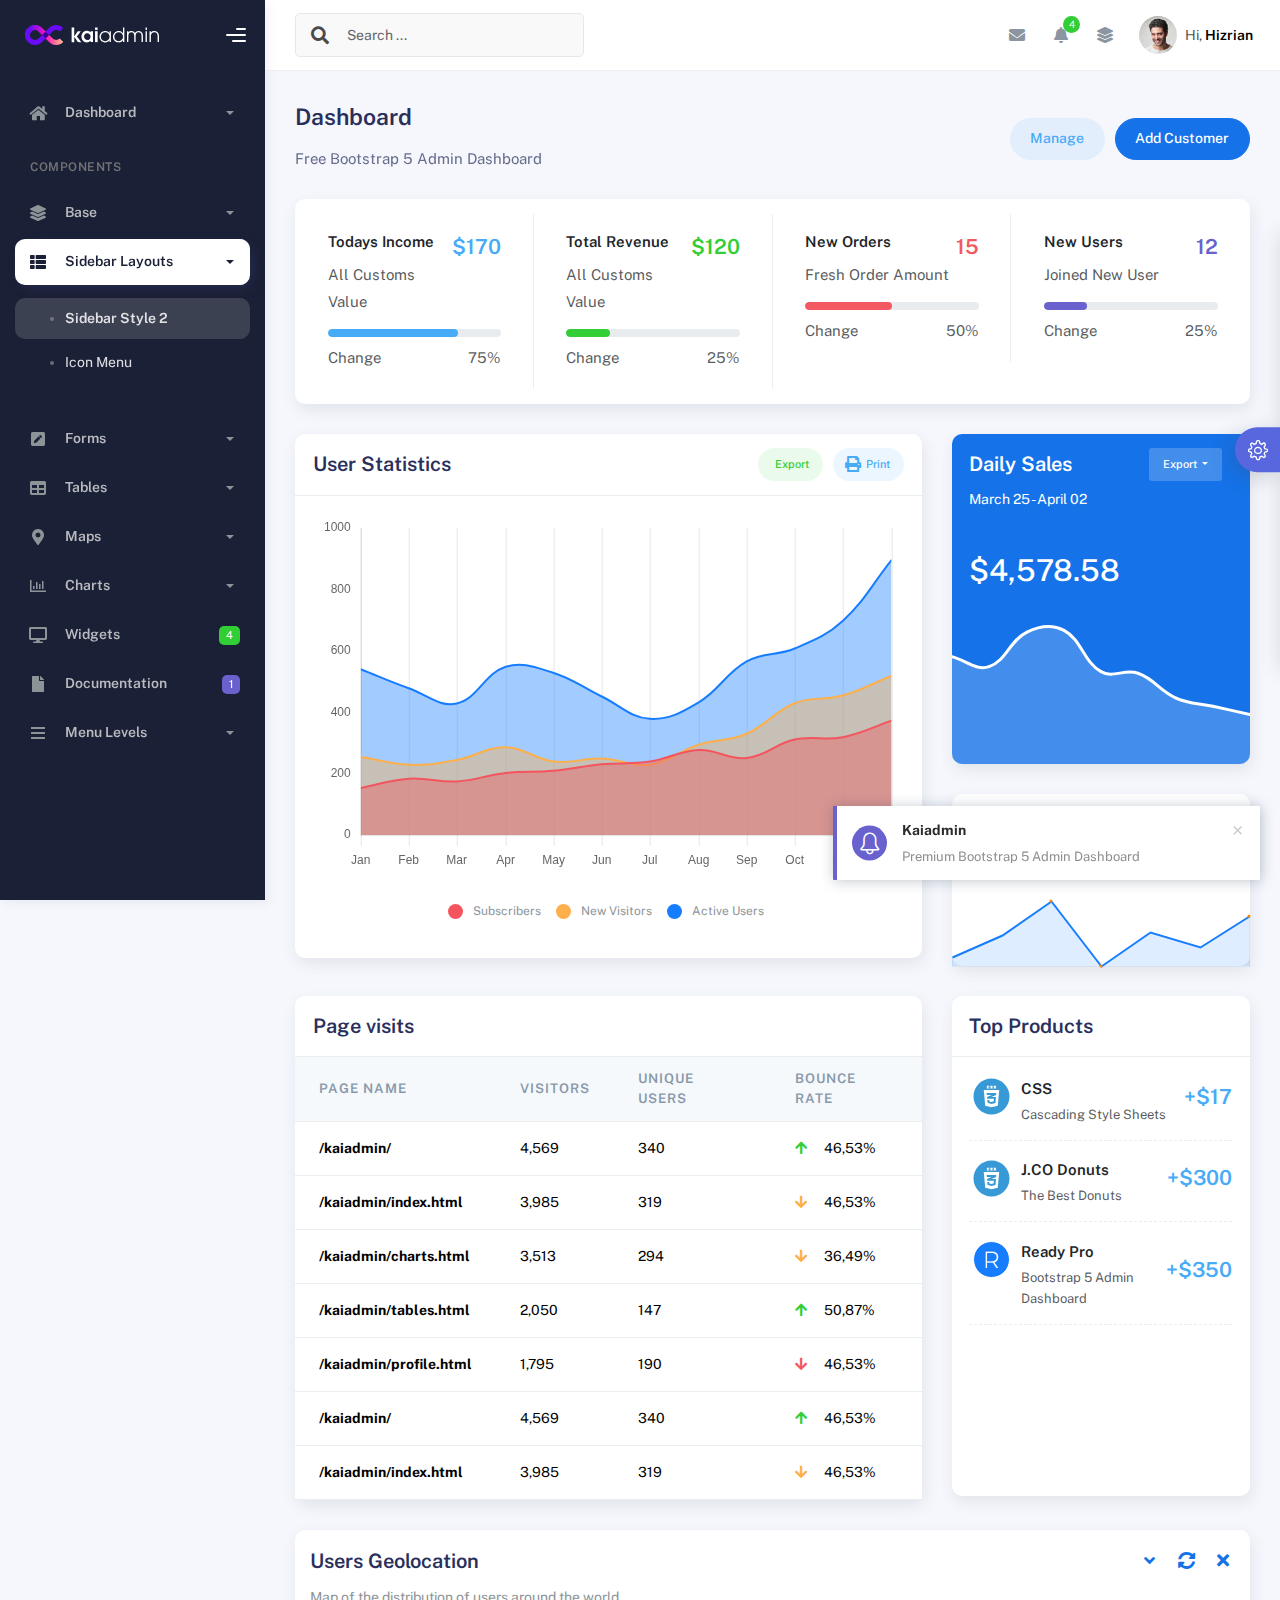
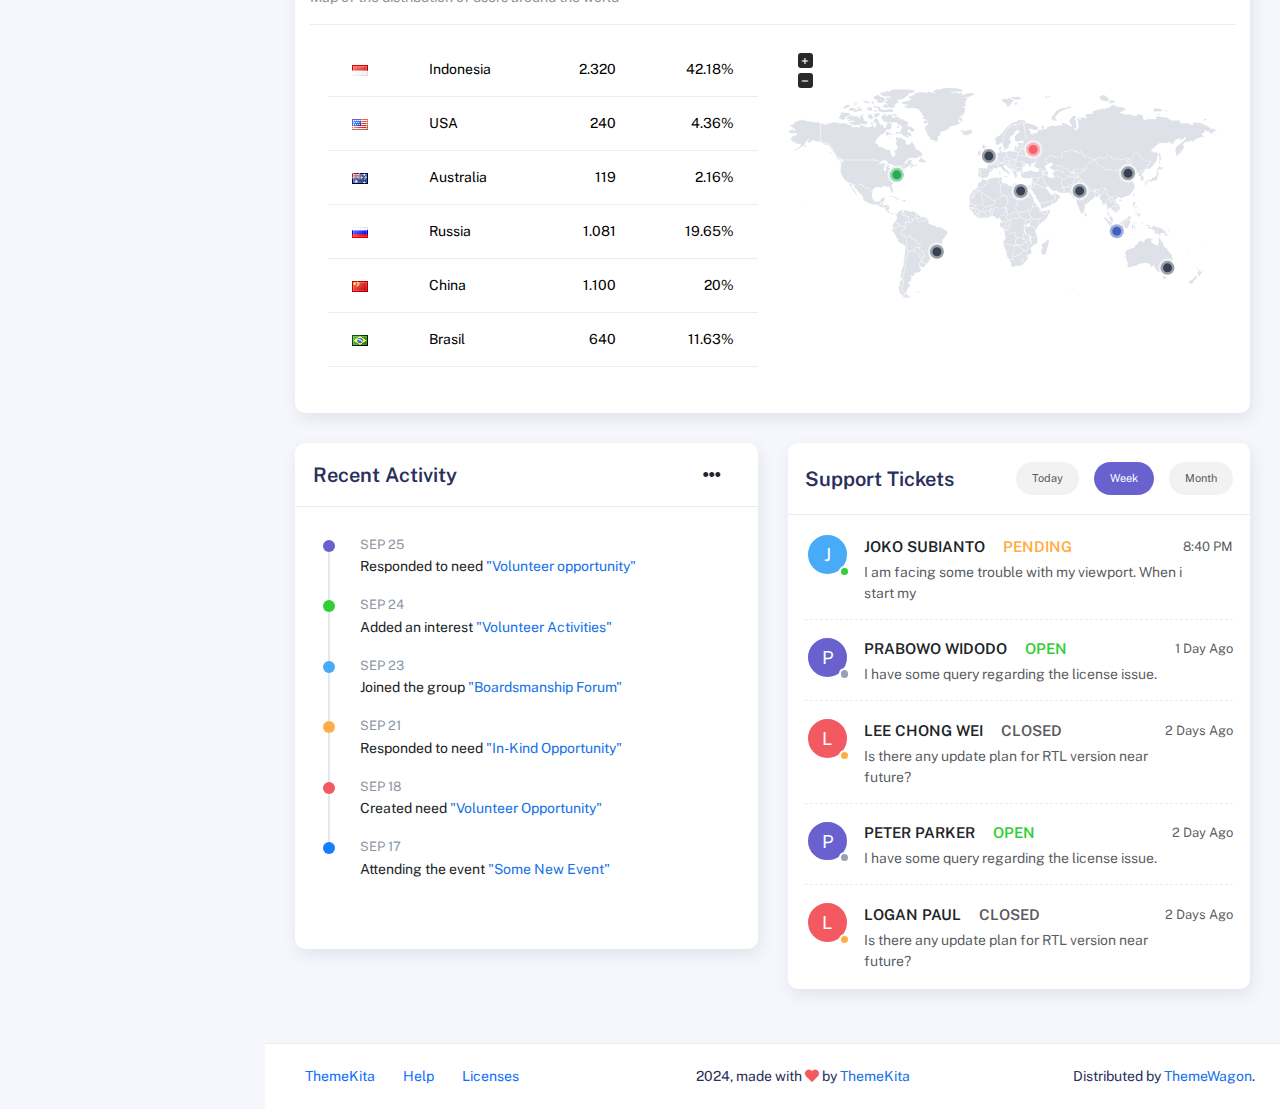
<file: loginnn/adm5/sidebar-style-2.html>
<!DOCTYPE html>
<html lang="en">
  <head>
    <meta http-equiv="X-UA-Compatible" content="IE=edge" />
    <title>Kaiadmin - Bootstrap 5 Admin Dashboard</title>
    <meta
      content="width=device-width, initial-scale=1.0, shrink-to-fit=no"
      name="viewport"
    />
    <link
      rel="icon"
      href="assets/img/kaiadmin/favicon.ico"
      type="image/x-icon"
    />

    <!-- Fonts and icons -->
    <script src="assets/js/plugin/webfont/webfont.min.js"></script>
    <script>
      WebFont.load({
        google: { families: ["Public Sans:300,400,500,600,700"] },
        custom: {
          families: [
            "Font Awesome 5 Solid",
            "Font Awesome 5 Regular",
            "Font Awesome 5 Brands",
            "simple-line-icons",
          ],
          urls: ["assets/css/fonts.min.css"],
        },
        active: function () {
          sessionStorage.fonts = true;
        },
      });
    </script>

    <!-- CSS Files -->
    <link rel="stylesheet" href="assets/css/bootstrap.min.css" />
    <link rel="stylesheet" href="assets/css/plugins.min.css" />
    <link rel="stylesheet" href="assets/css/kaiadmin.min.css" />

    <!-- CSS Just for demo purpose, don't include it in your project -->
    <link rel="stylesheet" href="assets/css/demo.css" />
  </head>
  <body>
    <div class="wrapper">
      <!-- Sidebar -->
      <div class="sidebar sidebar-style-2" data-background-color="dark">
        <div class="sidebar-logo">
          <!-- Logo Header -->
          <div class="logo-header" data-background-color="dark">
            <a href="index.html" class="logo">
              <img
                src="assets/img/kaiadmin/logo_light.svg"
                alt="navbar brand"
                class="navbar-brand"
                height="20"
              />
            </a>
            <div class="nav-toggle">
              <button class="btn btn-toggle toggle-sidebar">
                <i class="gg-menu-right"></i>
              </button>
              <button class="btn btn-toggle sidenav-toggler">
                <i class="gg-menu-left"></i>
              </button>
            </div>
            <button class="topbar-toggler more">
              <i class="gg-more-vertical-alt"></i>
            </button>
          </div>
          <!-- End Logo Header -->
        </div>
        <div class="sidebar-wrapper scrollbar scrollbar-inner">
          <div class="sidebar-content">
            <ul class="nav nav-secondary">
              <li class="nav-item">
                <a
                  data-bs-toggle="collapse"
                  href="#dashboard"
                  class="collapsed"
                  aria-expanded="false"
                >
                  <i class="fas fa-home"></i>
                  <p>Dashboard</p>
                  <span class="caret"></span>
                </a>
                <div class="collapse" id="dashboard">
                  <ul class="nav nav-collapse">
                    <li>
                      <a href="../demo1/index.html">
                        <span class="sub-item">Dashboard 1</span>
                      </a>
                    </li>
                  </ul>
                </div>
              </li>
              <li class="nav-section">
                <span class="sidebar-mini-icon">
                  <i class="fa fa-ellipsis-h"></i>
                </span>
                <h4 class="text-section">Components</h4>
              </li>
              <li class="nav-item">
                <a data-bs-toggle="collapse" href="#base">
                  <i class="fas fa-layer-group"></i>
                  <p>Base</p>
                  <span class="caret"></span>
                </a>
                <div class="collapse" id="base">
                  <ul class="nav nav-collapse">
                    <li>
                      <a href="components/avatars.html">
                        <span class="sub-item">Avatars</span>
                      </a>
                    </li>
                    <li>
                      <a href="components/buttons.html">
                        <span class="sub-item">Buttons</span>
                      </a>
                    </li>
                    <li>
                      <a href="components/gridsystem.html">
                        <span class="sub-item">Grid System</span>
                      </a>
                    </li>
                    <li>
                      <a href="components/panels.html">
                        <span class="sub-item">Panels</span>
                      </a>
                    </li>
                    <li>
                      <a href="components/notifications.html">
                        <span class="sub-item">Notifications</span>
                      </a>
                    </li>
                    <li>
                      <a href="components/sweetalert.html">
                        <span class="sub-item">Sweet Alert</span>
                      </a>
                    </li>
                    <li>
                      <a href="components/font-awesome-icons.html">
                        <span class="sub-item">Font Awesome Icons</span>
                      </a>
                    </li>
                    <li>
                      <a href="components/simple-line-icons.html">
                        <span class="sub-item">Simple Line Icons</span>
                      </a>
                    </li>
                    <li>
                      <a href="components/typography.html">
                        <span class="sub-item">Typography</span>
                      </a>
                    </li>
                  </ul>
                </div>
              </li>
              <li class="nav-item active submenu">
                <a data-bs-toggle="collapse" href="#sidebarLayouts">
                  <i class="fas fa-th-list"></i>
                  <p>Sidebar Layouts</p>
                  <span class="caret"></span>
                </a>
                <div class="collapse show" id="sidebarLayouts">
                  <ul class="nav nav-collapse">
                    <li class="active">
                      <a href="sidebar-style-2.html">
                        <span class="sub-item">Sidebar Style 2</span>
                      </a>
                    </li>
                    <li>
                      <a href="icon-menu.html">
                        <span class="sub-item">Icon Menu</span>
                      </a>
                    </li>
                  </ul>
                </div>
              </li>
              <li class="nav-item">
                <a data-bs-toggle="collapse" href="#forms">
                  <i class="fas fa-pen-square"></i>
                  <p>Forms</p>
                  <span class="caret"></span>
                </a>
                <div class="collapse" id="forms">
                  <ul class="nav nav-collapse">
                    <li>
                      <a href="forms/forms.html">
                        <span class="sub-item">Basic Form</span>
                      </a>
                    </li>
                  </ul>
                </div>
              </li>
              <li class="nav-item">
                <a data-bs-toggle="collapse" href="#tables">
                  <i class="fas fa-table"></i>
                  <p>Tables</p>
                  <span class="caret"></span>
                </a>
                <div class="collapse" id="tables">
                  <ul class="nav nav-collapse">
                    <li>
                      <a href="tables/tables.html">
                        <span class="sub-item">Basic Table</span>
                      </a>
                    </li>
                    <li>
                      <a href="tables/datatables.html">
                        <span class="sub-item">Datatables</span>
                      </a>
                    </li>
                  </ul>
                </div>
              </li>
              <li class="nav-item">
                <a data-bs-toggle="collapse" href="#maps">
                  <i class="fas fa-map-marker-alt"></i>
                  <p>Maps</p>
                  <span class="caret"></span>
                </a>
                <div class="collapse" id="maps">
                  <ul class="nav nav-collapse">
                    <li>
                      <a href="maps/googlemaps.html">
                        <span class="sub-item">Google Maps</span>
                      </a>
                    </li>
                    <li>
                      <a href="maps/jsvectormap.html">
                        <span class="sub-item">Jsvectormap</span>
                      </a>
                    </li>
                  </ul>
                </div>
              </li>
              <li class="nav-item">
                <a data-bs-toggle="collapse" href="#charts">
                  <i class="far fa-chart-bar"></i>
                  <p>Charts</p>
                  <span class="caret"></span>
                </a>
                <div class="collapse" id="charts">
                  <ul class="nav nav-collapse">
                    <li>
                      <a href="charts/charts.html">
                        <span class="sub-item">Chart Js</span>
                      </a>
                    </li>
                    <li>
                      <a href="charts/sparkline.html">
                        <span class="sub-item">Sparkline</span>
                      </a>
                    </li>
                  </ul>
                </div>
              </li>
              <li class="nav-item">
                <a href="widgets.html">
                  <i class="fas fa-desktop"></i>
                  <p>Widgets</p>
                  <span class="badge badge-success">4</span>
                </a>
              </li>
              <li class="nav-item">
                <a href="../../documentation/index.html">
                  <i class="fas fa-file"></i>
                  <p>Documentation</p>
                  <span class="badge badge-secondary">1</span>
                </a>
              </li>
              <li class="nav-item">
                <a data-bs-toggle="collapse" href="#submenu">
                  <i class="fas fa-bars"></i>
                  <p>Menu Levels</p>
                  <span class="caret"></span>
                </a>
                <div class="collapse" id="submenu">
                  <ul class="nav nav-collapse">
                    <li>
                      <a data-bs-toggle="collapse" href="#subnav1">
                        <span class="sub-item">Level 1</span>
                        <span class="caret"></span>
                      </a>
                      <div class="collapse" id="subnav1">
                        <ul class="nav nav-collapse subnav">
                          <li>
                            <a href="#">
                              <span class="sub-item">Level 2</span>
                            </a>
                          </li>
                          <li>
                            <a href="#">
                              <span class="sub-item">Level 2</span>
                            </a>
                          </li>
                        </ul>
                      </div>
                    </li>
                    <li>
                      <a data-bs-toggle="collapse" href="#subnav2">
                        <span class="sub-item">Level 1</span>
                        <span class="caret"></span>
                      </a>
                      <div class="collapse" id="subnav2">
                        <ul class="nav nav-collapse subnav">
                          <li>
                            <a href="#">
                              <span class="sub-item">Level 2</span>
                            </a>
                          </li>
                        </ul>
                      </div>
                    </li>
                    <li>
                      <a href="#">
                        <span class="sub-item">Level 1</span>
                      </a>
                    </li>
                  </ul>
                </div>
              </li>
            </ul>
          </div>
        </div>
      </div>
      <!-- End Sidebar -->

      <div class="main-panel">
        <div class="main-header">
          <div class="main-header-logo">
            <!-- Logo Header -->
            <div class="logo-header" data-background-color="dark">
              <a href="index.html" class="logo">
                <img
                  src="assets/img/kaiadmin/logo_light.svg"
                  alt="navbar brand"
                  class="navbar-brand"
                  height="20"
                />
              </a>
              <div class="nav-toggle">
                <button class="btn btn-toggle toggle-sidebar">
                  <i class="gg-menu-right"></i>
                </button>
                <button class="btn btn-toggle sidenav-toggler">
                  <i class="gg-menu-left"></i>
                </button>
              </div>
              <button class="topbar-toggler more">
                <i class="gg-more-vertical-alt"></i>
              </button>
            </div>
            <!-- End Logo Header -->
          </div>
          <!-- Navbar Header -->
          <nav
            class="navbar navbar-header navbar-header-transparent navbar-expand-lg border-bottom"
          >
            <div class="container-fluid">
              <nav
                class="navbar navbar-header-left navbar-expand-lg navbar-form nav-search p-0 d-none d-lg-flex"
              >
                <div class="input-group">
                  <div class="input-group-prepend">
                    <button type="submit" class="btn btn-search pe-1">
                      <i class="fa fa-search search-icon"></i>
                    </button>
                  </div>
                  <input
                    type="text"
                    placeholder="Search ..."
                    class="form-control"
                  />
                </div>
              </nav>

              <ul class="navbar-nav topbar-nav ms-md-auto align-items-center">
                <li
                  class="nav-item topbar-icon dropdown hidden-caret d-flex d-lg-none"
                >
                  <a
                    class="nav-link dropdown-toggle"
                    data-bs-toggle="dropdown"
                    href="#"
                    role="button"
                    aria-expanded="false"
                    aria-haspopup="true"
                  >
                    <i class="fa fa-search"></i>
                  </a>
                  <ul class="dropdown-menu dropdown-search animated fadeIn">
                    <form class="navbar-left navbar-form nav-search">
                      <div class="input-group">
                        <input
                          type="text"
                          placeholder="Search ..."
                          class="form-control"
                        />
                      </div>
                    </form>
                  </ul>
                </li>
                <li class="nav-item topbar-icon dropdown hidden-caret">
                  <a
                    class="nav-link dropdown-toggle"
                    href="#"
                    id="messageDropdown"
                    role="button"
                    data-bs-toggle="dropdown"
                    aria-haspopup="true"
                    aria-expanded="false"
                  >
                    <i class="fa fa-envelope"></i>
                  </a>
                  <ul
                    class="dropdown-menu messages-notif-box animated fadeIn"
                    aria-labelledby="messageDropdown"
                  >
                    <li>
                      <div
                        class="dropdown-title d-flex justify-content-between align-items-center"
                      >
                        Messages
                        <a href="#" class="small">Mark all as read</a>
                      </div>
                    </li>
                    <li>
                      <div class="message-notif-scroll scrollbar-outer">
                        <div class="notif-center">
                          <a href="#">
                            <div class="notif-img">
                              <img
                                src="assets/img/jm_denis.jpg"
                                alt="Img Profile"
                              />
                            </div>
                            <div class="notif-content">
                              <span class="subject">Jimmy Denis</span>
                              <span class="block"> How are you ? </span>
                              <span class="time">5 minutes ago</span>
                            </div>
                          </a>
                          <a href="#">
                            <div class="notif-img">
                              <img
                                src="assets/img/chadengle.jpg"
                                alt="Img Profile"
                              />
                            </div>
                            <div class="notif-content">
                              <span class="subject">Chad</span>
                              <span class="block"> Ok, Thanks ! </span>
                              <span class="time">12 minutes ago</span>
                            </div>
                          </a>
                          <a href="#">
                            <div class="notif-img">
                              <img
                                src="assets/img/mlane.jpg"
                                alt="Img Profile"
                              />
                            </div>
                            <div class="notif-content">
                              <span class="subject">Jhon Doe</span>
                              <span class="block">
                                Ready for the meeting today...
                              </span>
                              <span class="time">12 minutes ago</span>
                            </div>
                          </a>
                          <a href="#">
                            <div class="notif-img">
                              <img
                                src="assets/img/talha.jpg"
                                alt="Img Profile"
                              />
                            </div>
                            <div class="notif-content">
                              <span class="subject">Talha</span>
                              <span class="block"> Hi, Apa Kabar ? </span>
                              <span class="time">17 minutes ago</span>
                            </div>
                          </a>
                        </div>
                      </div>
                    </li>
                    <li>
                      <a class="see-all" href="javascript:void(0);"
                        >See all messages<i class="fa fa-angle-right"></i>
                      </a>
                    </li>
                  </ul>
                </li>
                <li class="nav-item topbar-icon dropdown hidden-caret">
                  <a
                    class="nav-link dropdown-toggle"
                    href="#"
                    id="notifDropdown"
                    role="button"
                    data-bs-toggle="dropdown"
                    aria-haspopup="true"
                    aria-expanded="false"
                  >
                    <i class="fa fa-bell"></i>
                    <span class="notification">4</span>
                  </a>
                  <ul
                    class="dropdown-menu notif-box animated fadeIn"
                    aria-labelledby="notifDropdown"
                  >
                    <li>
                      <div class="dropdown-title">
                        You have 4 new notification
                      </div>
                    </li>
                    <li>
                      <div class="notif-scroll scrollbar-outer">
                        <div class="notif-center">
                          <a href="#">
                            <div class="notif-icon notif-primary">
                              <i class="fa fa-user-plus"></i>
                            </div>
                            <div class="notif-content">
                              <span class="block"> New user registered </span>
                              <span class="time">5 minutes ago</span>
                            </div>
                          </a>
                          <a href="#">
                            <div class="notif-icon notif-success">
                              <i class="fa fa-comment"></i>
                            </div>
                            <div class="notif-content">
                              <span class="block">
                                Rahmad commented on Admin
                              </span>
                              <span class="time">12 minutes ago</span>
                            </div>
                          </a>
                          <a href="#">
                            <div class="notif-img">
                              <img
                                src="assets/img/profile2.jpg"
                                alt="Img Profile"
                              />
                            </div>
                            <div class="notif-content">
                              <span class="block">
                                Reza send messages to you
                              </span>
                              <span class="time">12 minutes ago</span>
                            </div>
                          </a>
                          <a href="#">
                            <div class="notif-icon notif-danger">
                              <i class="fa fa-heart"></i>
                            </div>
                            <div class="notif-content">
                              <span class="block"> Farrah liked Admin </span>
                              <span class="time">17 minutes ago</span>
                            </div>
                          </a>
                        </div>
                      </div>
                    </li>
                    <li>
                      <a class="see-all" href="javascript:void(0);"
                        >See all notifications<i class="fa fa-angle-right"></i>
                      </a>
                    </li>
                  </ul>
                </li>
                <li class="nav-item topbar-icon dropdown hidden-caret">
                  <a
                    class="nav-link"
                    data-bs-toggle="dropdown"
                    href="#"
                    aria-expanded="false"
                  >
                    <i class="fas fa-layer-group"></i>
                  </a>
                  <div class="dropdown-menu quick-actions animated fadeIn">
                    <div class="quick-actions-header">
                      <span class="title mb-1">Quick Actions</span>
                      <span class="subtitle op-7">Shortcuts</span>
                    </div>
                    <div class="quick-actions-scroll scrollbar-outer">
                      <div class="quick-actions-items">
                        <div class="row m-0">
                          <a class="col-6 col-md-4 p-0" href="#">
                            <div class="quick-actions-item">
                              <div class="avatar-item bg-danger rounded-circle">
                                <i class="far fa-calendar-alt"></i>
                              </div>
                              <span class="text">Calendar</span>
                            </div>
                          </a>
                          <a class="col-6 col-md-4 p-0" href="#">
                            <div class="quick-actions-item">
                              <div
                                class="avatar-item bg-warning rounded-circle"
                              >
                                <i class="fas fa-map"></i>
                              </div>
                              <span class="text">Maps</span>
                            </div>
                          </a>
                          <a class="col-6 col-md-4 p-0" href="#">
                            <div class="quick-actions-item">
                              <div class="avatar-item bg-info rounded-circle">
                                <i class="fas fa-file-excel"></i>
                              </div>
                              <span class="text">Reports</span>
                            </div>
                          </a>
                          <a class="col-6 col-md-4 p-0" href="#">
                            <div class="quick-actions-item">
                              <div
                                class="avatar-item bg-success rounded-circle"
                              >
                                <i class="fas fa-envelope"></i>
                              </div>
                              <span class="text">Emails</span>
                            </div>
                          </a>
                          <a class="col-6 col-md-4 p-0" href="#">
                            <div class="quick-actions-item">
                              <div
                                class="avatar-item bg-primary rounded-circle"
                              >
                                <i class="fas fa-file-invoice-dollar"></i>
                              </div>
                              <span class="text">Invoice</span>
                            </div>
                          </a>
                          <a class="col-6 col-md-4 p-0" href="#">
                            <div class="quick-actions-item">
                              <div
                                class="avatar-item bg-secondary rounded-circle"
                              >
                                <i class="fas fa-credit-card"></i>
                              </div>
                              <span class="text">Payments</span>
                            </div>
                          </a>
                        </div>
                      </div>
                    </div>
                  </div>
                </li>

                <li class="nav-item topbar-user dropdown hidden-caret">
                  <a
                    class="dropdown-toggle profile-pic"
                    data-bs-toggle="dropdown"
                    href="#"
                    aria-expanded="false"
                  >
                    <div class="avatar-sm">
                      <img
                        src="assets/img/profile.jpg"
                        alt="..."
                        class="avatar-img rounded-circle"
                      />
                    </div>
                    <span class="profile-username">
                      <span class="op-7">Hi,</span>
                      <span class="fw-bold">Hizrian</span>
                    </span>
                  </a>
                  <ul class="dropdown-menu dropdown-user animated fadeIn">
                    <div class="dropdown-user-scroll scrollbar-outer">
                      <li>
                        <div class="user-box">
                          <div class="avatar-lg">
                            <img
                              src="assets/img/profile.jpg"
                              alt="image profile"
                              class="avatar-img rounded"
                            />
                          </div>
                          <div class="u-text">
                            <h4>Hizrian</h4>
                            <p class="text-muted">hello@example.com</p>
                            <a
                              href="profile.html"
                              class="btn btn-xs btn-secondary btn-sm"
                              >View Profile</a
                            >
                          </div>
                        </div>
                      </li>
                      <li>
                        <div class="dropdown-divider"></div>
                        <a class="dropdown-item" href="#">My Profile</a>
                        <a class="dropdown-item" href="#">My Balance</a>
                        <a class="dropdown-item" href="#">Inbox</a>
                        <div class="dropdown-divider"></div>
                        <a class="dropdown-item" href="#">Account Setting</a>
                        <div class="dropdown-divider"></div>
                        <a class="dropdown-item" href="#">Logout</a>
                      </li>
                    </div>
                  </ul>
                </li>
              </ul>
            </div>
          </nav>
          <!-- End Navbar -->
        </div>

        <div class="container">
          <div class="page-inner">
            <div
              class="d-flex align-items-left align-items-md-center flex-column flex-md-row pt-2 pb-4"
            >
              <div>
                <h3 class="fw-bold mb-3">Dashboard</h3>
                <h6 class="op-7 mb-2">Free Bootstrap 5 Admin Dashboard</h6>
              </div>
              <div class="ms-md-auto py-2 py-md-0">
                <a href="#" class="btn btn-label-info btn-round me-2">Manage</a>
                <a href="#" class="btn btn-primary btn-round">Add Customer</a>
              </div>
            </div>
            <div class="row row-card-no-pd">
              <div class="col-12 col-sm-6 col-md-6 col-xl-3">
                <div class="card">
                  <div class="card-body">
                    <div class="d-flex justify-content-between">
                      <div>
                        <h6><b>Todays Income</b></h6>
                        <p class="text-muted">All Customs Value</p>
                      </div>
                      <h4 class="text-info fw-bold">$170</h4>
                    </div>
                    <div class="progress progress-sm">
                      <div
                        class="progress-bar bg-info w-75"
                        role="progressbar"
                        aria-valuenow="75"
                        aria-valuemin="0"
                        aria-valuemax="100"
                      ></div>
                    </div>
                    <div class="d-flex justify-content-between mt-2">
                      <p class="text-muted mb-0">Change</p>
                      <p class="text-muted mb-0">75%</p>
                    </div>
                  </div>
                </div>
              </div>
              <div class="col-12 col-sm-6 col-md-6 col-xl-3">
                <div class="card">
                  <div class="card-body">
                    <div class="d-flex justify-content-between">
                      <div>
                        <h6><b>Total Revenue</b></h6>
                        <p class="text-muted">All Customs Value</p>
                      </div>
                      <h4 class="text-success fw-bold">$120</h4>
                    </div>
                    <div class="progress progress-sm">
                      <div
                        class="progress-bar bg-success w-25"
                        role="progressbar"
                        aria-valuenow="25"
                        aria-valuemin="0"
                        aria-valuemax="100"
                      ></div>
                    </div>
                    <div class="d-flex justify-content-between mt-2">
                      <p class="text-muted mb-0">Change</p>
                      <p class="text-muted mb-0">25%</p>
                    </div>
                  </div>
                </div>
              </div>
              <div class="col-12 col-sm-6 col-md-6 col-xl-3">
                <div class="card">
                  <div class="card-body">
                    <div class="d-flex justify-content-between">
                      <div>
                        <h6><b>New Orders</b></h6>
                        <p class="text-muted">Fresh Order Amount</p>
                      </div>
                      <h4 class="text-danger fw-bold">15</h4>
                    </div>
                    <div class="progress progress-sm">
                      <div
                        class="progress-bar bg-danger w-50"
                        role="progressbar"
                        aria-valuenow="50"
                        aria-valuemin="0"
                        aria-valuemax="100"
                      ></div>
                    </div>
                    <div class="d-flex justify-content-between mt-2">
                      <p class="text-muted mb-0">Change</p>
                      <p class="text-muted mb-0">50%</p>
                    </div>
                  </div>
                </div>
              </div>
              <div class="col-12 col-sm-6 col-md-6 col-xl-3">
                <div class="card">
                  <div class="card-body">
                    <div class="d-flex justify-content-between">
                      <div>
                        <h6><b>New Users</b></h6>
                        <p class="text-muted">Joined New User</p>
                      </div>
                      <h4 class="text-secondary fw-bold">12</h4>
                    </div>
                    <div class="progress progress-sm">
                      <div
                        class="progress-bar bg-secondary w-25"
                        role="progressbar"
                        aria-valuenow="25"
                        aria-valuemin="0"
                        aria-valuemax="100"
                      ></div>
                    </div>
                    <div class="d-flex justify-content-between mt-2">
                      <p class="text-muted mb-0">Change</p>
                      <p class="text-muted mb-0">25%</p>
                    </div>
                  </div>
                </div>
              </div>
            </div>
            <div class="row">
              <div class="col-md-8">
                <div class="card">
                  <div class="card-header">
                    <div class="card-head-row">
                      <div class="card-title">User Statistics</div>
                      <div class="card-tools">
                        <a
                          href="#"
                          class="btn btn-label-success btn-round btn-sm me-2"
                        >
                          <span class="btn-label">
                            <i class="fa fa-pencil"></i>
                          </span>
                          Export
                        </a>
                        <a href="#" class="btn btn-label-info btn-round btn-sm">
                          <span class="btn-label">
                            <i class="fa fa-print"></i>
                          </span>
                          Print
                        </a>
                      </div>
                    </div>
                  </div>
                  <div class="card-body">
                    <div class="chart-container" style="min-height: 375px">
                      <canvas id="statisticsChart"></canvas>
                    </div>
                    <div id="myChartLegend"></div>
                  </div>
                </div>
              </div>
              <div class="col-md-4">
                <div class="card card-primary">
                  <div class="card-header">
                    <div class="card-head-row">
                      <div class="card-title">Daily Sales</div>
                      <div class="card-tools">
                        <div class="dropdown">
                          <button
                            class="btn btn-sm btn-label-light dropdown-toggle"
                            type="button"
                            id="dropdownMenuButton"
                            data-bs-toggle="dropdown"
                            aria-haspopup="true"
                            aria-expanded="false"
                          >
                            Export
                          </button>
                          <div
                            class="dropdown-menu"
                            aria-labelledby="dropdownMenuButton"
                          >
                            <a class="dropdown-item" href="#">Action</a>
                            <a class="dropdown-item" href="#">Another action</a>
                            <a class="dropdown-item" href="#"
                              >Something else here</a
                            >
                          </div>
                        </div>
                      </div>
                    </div>
                    <div class="card-category">March 25 - April 02</div>
                  </div>
                  <div class="card-body pb-0">
                    <div class="mb-4 mt-2">
                      <h1>$4,578.58</h1>
                    </div>
                    <div class="pull-in">
                      <canvas id="dailySalesChart"></canvas>
                    </div>
                  </div>
                </div>
                <div class="card">
                  <div class="card-body pb-0">
                    <div class="h1 fw-bold float-end text-primary">+5%</div>
                    <h2 class="mb-2">17</h2>
                    <p class="text-muted">Users online</p>
                    <div class="pull-in sparkline-fix">
                      <div id="lineChart"></div>
                    </div>
                  </div>
                </div>
              </div>
            </div>
            <!-- <div class="row">
						<div class="col-md-4">
							<div class="card">
								<div class="card-body pb-0">
									<div class="h1 fw-bold float-end text-primary">+5%</div>
									<h2 class="mb-2">17</h2>
									<p class="text-muted">Users online</p>
									<div class="pull-in sparkline-fix">
										<div id="lineChart"></div>
									</div>
								</div>
							</div>
						</div>
						<div class="col-md-4">
							<div class="card">
								<div class="card-body pb-0">
									<div class="h1 fw-bold float-end text-danger">-3%</div>
									<h2 class="mb-2">27</h2>
									<p class="text-muted">New Users</p>
									<div class="pull-in sparkline-fix">
										<div id="lineChart2"></div>
									</div>
								</div>
							</div>
						</div>
						<div class="col-md-4">
							<div class="card">
								<div class="card-body pb-0">
									<div class="h1 fw-bold float-end text-warning">+7%</div>
									<h2 class="mb-2">213</h2>
									<p class="text-muted">Transactions</p>
									<div class="pull-in sparkline-fix">
										<div id="lineChart3"></div>
									</div>
								</div>
							</div>
						</div>
					</div> -->
            <!-- <div class="row">
						<div class="col-md-4">
							<div class="card">
								<div class="card-header">
									<div class="card-title">Top Products</div>
								</div>
								<div class="card-body pb-0">
									<div class="d-flex">
										<div class="avatar">
											<img src="assets/img/logoproduct.svg" alt="..." class="avatar-img rounded-circle">
										</div>
										<div class="flex-1 pt-1 ms-2">
											<h6 class="fw-bold mb-1">CSS</h6>
											<small class="text-muted">Cascading Style Sheets</small>
										</div>
										<div class="d-flex ms-auto align-items-center">
											<h4 class="text-info fw-bold">+$17</h4>
										</div>
									</div>
									<div class="separator-dashed"></div>
									<div class="d-flex">
										<div class="avatar">
											<img src="assets/img/logoproduct.svg" alt="..." class="avatar-img rounded-circle">
										</div>
										<div class="flex-1 pt-1 ms-2">
											<h6 class="fw-bold mb-1">J.CO Donuts</h6>
											<small class="text-muted">The Best Donuts</small>
										</div>
										<div class="d-flex ms-auto align-items-center">
											<h4 class="text-info fw-bold">+$300</h4>
										</div>
									</div>
									<div class="separator-dashed"></div>
									<div class="d-flex">
										<div class="avatar">
											<img src="assets/img/logoproduct3.svg" alt="..." class="avatar-img rounded-circle">
										</div>
										<div class="flex-1 pt-1 ms-2">
											<h6 class="fw-bold mb-1">Ready Pro</h6>
											<small class="text-muted">Bootstrap 5 Admin Dashboard</small>
										</div>
										<div class="d-flex ms-auto align-items-center">
											<h4 class="text-info fw-bold">+$350</h4>
										</div>
									</div>
									<div class="separator-dashed"></div>
									<div class="pull-in">
										<canvas id="topProductsChart"></canvas>
									</div>
								</div>
							</div>
						</div>
						<div class="col-md-4">
							<div class="card">
								<div class="card-body">
									<div class="card-title fw-mediumbold">Suggested People</div>
									<div class="card-list">
										<div class="item-list">
											<div class="avatar">
												<img src="assets/img/jm_denis.jpg" alt="..." class="avatar-img rounded-circle">
											</div>
											<div class="info-user ms-3">
												<div class="username">Jimmy Denis</div>
												<div class="status">Graphic Designer</div>
											</div>
											<button class="btn btn-icon btn-primary btn-round btn-xs">
												<i class="fa fa-plus"></i>
											</button>
										</div>
										<div class="item-list">
											<div class="avatar">
												<img src="assets/img/chadengle.jpg" alt="..." class="avatar-img rounded-circle">
											</div>
											<div class="info-user ms-3">
												<div class="username">Chad</div>
												<div class="status">CEO Zeleaf</div>
											</div>
											<button class="btn btn-icon btn-primary btn-round btn-xs">
												<i class="fa fa-plus"></i>
											</button>
										</div>
										<div class="item-list">
											<div class="avatar">
												<img src="assets/img/talha.jpg" alt="..." class="avatar-img rounded-circle">
											</div>
											<div class="info-user ms-3">
												<div class="username">Talha</div>
												<div class="status">Front End Designer</div>
											</div>
											<button class="btn btn-icon btn-primary btn-round btn-xs">
												<i class="fa fa-plus"></i>
											</button>
										</div>
										<div class="item-list">
											<div class="avatar">
												<img src="assets/img/mlane.jpg" alt="..." class="avatar-img rounded-circle">
											</div>
											<div class="info-user ms-3">
												<div class="username">John Doe</div>
												<div class="status">Back End Developer</div>
											</div>
											<button class="btn btn-icon btn-primary btn-round btn-xs">
												<i class="fa fa-plus"></i>
											</button>
										</div>
										<div class="item-list">
											<div class="avatar">
												<img src="assets/img/talha.jpg" alt="..." class="avatar-img rounded-circle">
											</div>
											<div class="info-user ms-3">
												<div class="username">Talha</div>
												<div class="status">Front End Designer</div>
											</div>
											<button class="btn btn-icon btn-primary btn-round btn-xs">
												<i class="fa fa-plus"></i>
											</button>
										</div>
										<div class="item-list">
											<div class="avatar">
												<img src="assets/img/jm_denis.jpg" alt="..." class="avatar-img rounded-circle">
											</div>
											<div class="info-user ms-3">
												<div class="username">Jimmy Denis</div>
												<div class="status">Graphic Designer</div>
											</div>
											<button class="btn btn-icon btn-primary btn-round btn-xs">
												<i class="fa fa-plus"></i>
											</button>
										</div>
									</div>
								</div>
							</div>
						</div>
						<div class="col-md-4">
							<div class="card card-primary bg-primary-gradient">
								<div class="card-body">
									<h5 class="mt-3 b-b1 pb-2 mb-4 fw-bold">Active user right now</h5>
									<h1 class="mb-4 fw-bold">17</h1>
									<h5 class="mt-3 b-b1 pb-2 mb-5 fw-bold">Page view per minutes</h5>
									<div id="activeUsersChart"></div>
									<h5 class="mt-5 pb-3 mb-0 fw-bold">Top active pages</h5>
									<ul class="list-unstyled">
										<li class="d-flex justify-content-between pb-1 pt-1"><small>/product/readypro/index.html</small> <span>7</span></li>
										<li class="d-flex justify-content-between pb-1 pt-1"><small>/product/kaiadmin/demo.html</small> <span>10</span></li>
									</ul>
								</div>
							</div>
						</div>
					</div> -->
            <div class="row">
              <div class="col-md-8">
                <div class="card">
                  <div class="card-header">
                    <div class="card-title">Page visits</div>
                  </div>
                  <div class="card-body p-0">
                    <div class="table-responsive">
                      <!-- Projects table -->
                      <table class="table align-items-center mb-0">
                        <thead class="thead-light">
                          <tr>
                            <th scope="col">Page name</th>
                            <th scope="col">Visitors</th>
                            <th scope="col">Unique users</th>
                            <th scope="col">Bounce rate</th>
                          </tr>
                        </thead>
                        <tbody>
                          <tr>
                            <th scope="row">/kaiadmin/</th>
                            <td>4,569</td>
                            <td>340</td>
                            <td>
                              <i class="fas fa-arrow-up text-success me-3"></i>
                              46,53%
                            </td>
                          </tr>
                          <tr>
                            <th scope="row">/kaiadmin/index.html</th>
                            <td>3,985</td>
                            <td>319</td>
                            <td>
                              <i
                                class="fas fa-arrow-down text-warning me-3"
                              ></i>
                              46,53%
                            </td>
                          </tr>
                          <tr>
                            <th scope="row">/kaiadmin/charts.html</th>
                            <td>3,513</td>
                            <td>294</td>
                            <td>
                              <i
                                class="fas fa-arrow-down text-warning me-3"
                              ></i>
                              36,49%
                            </td>
                          </tr>
                          <tr>
                            <th scope="row">/kaiadmin/tables.html</th>
                            <td>2,050</td>
                            <td>147</td>
                            <td>
                              <i class="fas fa-arrow-up text-success me-3"></i>
                              50,87%
                            </td>
                          </tr>
                          <tr>
                            <th scope="row">/kaiadmin/profile.html</th>
                            <td>1,795</td>
                            <td>190</td>
                            <td>
                              <i class="fas fa-arrow-down text-danger me-3"></i>
                              46,53%
                            </td>
                          </tr>
                          <tr>
                            <th scope="row">/kaiadmin/</th>
                            <td>4,569</td>
                            <td>340</td>
                            <td>
                              <i class="fas fa-arrow-up text-success me-3"></i>
                              46,53%
                            </td>
                          </tr>
                          <tr>
                            <th scope="row">/kaiadmin/index.html</th>
                            <td>3,985</td>
                            <td>319</td>
                            <td>
                              <i
                                class="fas fa-arrow-down text-warning me-3"
                              ></i>
                              46,53%
                            </td>
                          </tr>
                        </tbody>
                      </table>
                    </div>
                  </div>
                </div>
              </div>
              <div class="col-md-4">
                <div class="card">
                  <div class="card-header">
                    <div class="card-title">Top Products</div>
                  </div>
                  <div class="card-body pb-0">
                    <div class="d-flex">
                      <div class="avatar">
                        <img
                          src="assets/img/logoproduct.svg"
                          alt="..."
                          class="avatar-img rounded-circle"
                        />
                      </div>
                      <div class="flex-1 pt-1 ms-2">
                        <h6 class="fw-bold mb-1">CSS</h6>
                        <small class="text-muted">Cascading Style Sheets</small>
                      </div>
                      <div class="d-flex ms-auto align-items-center">
                        <h4 class="text-info fw-bold">+$17</h4>
                      </div>
                    </div>
                    <div class="separator-dashed"></div>
                    <div class="d-flex">
                      <div class="avatar">
                        <img
                          src="assets/img/logoproduct.svg"
                          alt="..."
                          class="avatar-img rounded-circle"
                        />
                      </div>
                      <div class="flex-1 pt-1 ms-2">
                        <h6 class="fw-bold mb-1">J.CO Donuts</h6>
                        <small class="text-muted">The Best Donuts</small>
                      </div>
                      <div class="d-flex ms-auto align-items-center">
                        <h4 class="text-info fw-bold">+$300</h4>
                      </div>
                    </div>
                    <div class="separator-dashed"></div>
                    <div class="d-flex">
                      <div class="avatar">
                        <img
                          src="assets/img/logoproduct3.svg"
                          alt="..."
                          class="avatar-img rounded-circle"
                        />
                      </div>
                      <div class="flex-1 pt-1 ms-2">
                        <h6 class="fw-bold mb-1">Ready Pro</h6>
                        <small class="text-muted"
                          >Bootstrap 5 Admin Dashboard</small
                        >
                      </div>
                      <div class="d-flex ms-auto align-items-center">
                        <h4 class="text-info fw-bold">+$350</h4>
                      </div>
                    </div>
                    <div class="separator-dashed"></div>
                    <div class="pull-in">
                      <canvas id="topProductsChart"></canvas>
                    </div>
                  </div>
                </div>
              </div>
            </div>
            <div class="row row-card-no-pd">
              <div class="col-md-12">
                <div class="card">
                  <div class="card-header">
                    <div class="card-head-row card-tools-still-right">
                      <h4 class="card-title">Users Geolocation</h4>
                      <div class="card-tools">
                        <button
                          class="btn btn-icon btn-link btn-primary btn-xs"
                        >
                          <span class="fa fa-angle-down"></span>
                        </button>
                        <button
                          class="btn btn-icon btn-link btn-primary btn-xs btn-refresh-card"
                        >
                          <span class="fa fa-sync-alt"></span>
                        </button>
                        <button
                          class="btn btn-icon btn-link btn-primary btn-xs"
                        >
                          <span class="fa fa-times"></span>
                        </button>
                      </div>
                    </div>
                    <p class="card-category">
                      Map of the distribution of users around the world
                    </p>
                  </div>
                  <div class="card-body">
                    <div class="row">
                      <div class="col-md-6">
                        <div class="table-responsive table-hover table-sales">
                          <table class="table">
                            <tbody>
                              <tr>
                                <td>
                                  <div class="flag">
                                    <img
                                      src="assets/img/flags/id.png"
                                      alt="indonesia"
                                    />
                                  </div>
                                </td>
                                <td>Indonesia</td>
                                <td class="text-end">2.320</td>
                                <td class="text-end">42.18%</td>
                              </tr>
                              <tr>
                                <td>
                                  <div class="flag">
                                    <img
                                      src="assets/img/flags/us.png"
                                      alt="united states"
                                    />
                                  </div>
                                </td>
                                <td>USA</td>
                                <td class="text-end">240</td>
                                <td class="text-end">4.36%</td>
                              </tr>
                              <tr>
                                <td>
                                  <div class="flag">
                                    <img
                                      src="assets/img/flags/au.png"
                                      alt="australia"
                                    />
                                  </div>
                                </td>
                                <td>Australia</td>
                                <td class="text-end">119</td>
                                <td class="text-end">2.16%</td>
                              </tr>
                              <tr>
                                <td>
                                  <div class="flag">
                                    <img
                                      src="assets/img/flags/ru.png"
                                      alt="russia"
                                    />
                                  </div>
                                </td>
                                <td>Russia</td>
                                <td class="text-end">1.081</td>
                                <td class="text-end">19.65%</td>
                              </tr>
                              <tr>
                                <td>
                                  <div class="flag">
                                    <img
                                      src="assets/img/flags/cn.png"
                                      alt="china"
                                    />
                                  </div>
                                </td>
                                <td>China</td>
                                <td class="text-end">1.100</td>
                                <td class="text-end">20%</td>
                              </tr>
                              <tr>
                                <td>
                                  <div class="flag">
                                    <img
                                      src="assets/img/flags/br.png"
                                      alt="brazil"
                                    />
                                  </div>
                                </td>
                                <td>Brasil</td>
                                <td class="text-end">640</td>
                                <td class="text-end">11.63%</td>
                              </tr>
                            </tbody>
                          </table>
                        </div>
                      </div>
                      <div class="col-md-6">
                        <div class="mapcontainer">
                          <div
                            id="world-map"
                            class="w-100"
                            style="height: 300px"
                          ></div>
                        </div>
                      </div>
                    </div>
                  </div>
                </div>
              </div>
            </div>
            <div class="row">
              <div class="col-md-6">
                <div class="card">
                  <div class="card-header">
                    <div class="card-head-row card-tools-still-right">
                      <div class="card-title">Recent Activity</div>
                      <div class="card-tools">
                        <div class="dropdown">
                          <button
                            class="btn btn-icon btn-clean"
                            type="button"
                            id="dropdownMenuButton"
                            data-bs-toggle="dropdown"
                            aria-haspopup="true"
                            aria-expanded="false"
                          >
                            <i class="fas fa-ellipsis-h"></i>
                          </button>
                          <div
                            class="dropdown-menu"
                            aria-labelledby="dropdownMenuButton"
                          >
                            <a class="dropdown-item" href="#">Action</a>
                            <a class="dropdown-item" href="#">Another action</a>
                            <a class="dropdown-item" href="#"
                              >Something else here</a
                            >
                          </div>
                        </div>
                      </div>
                    </div>
                  </div>
                  <div class="card-body">
                    <ol class="activity-feed">
                      <li class="feed-item feed-item-secondary">
                        <time class="date" datetime="9-25">Sep 25</time>
                        <span class="text"
                          >Responded to need
                          <a href="#">"Volunteer opportunity"</a></span
                        >
                      </li>
                      <li class="feed-item feed-item-success">
                        <time class="date" datetime="9-24">Sep 24</time>
                        <span class="text"
                          >Added an interest
                          <a href="#">"Volunteer Activities"</a></span
                        >
                      </li>
                      <li class="feed-item feed-item-info">
                        <time class="date" datetime="9-23">Sep 23</time>
                        <span class="text"
                          >Joined the group
                          <a href="single-group.php"
                            >"Boardsmanship Forum"</a
                          ></span
                        >
                      </li>
                      <li class="feed-item feed-item-warning">
                        <time class="date" datetime="9-21">Sep 21</time>
                        <span class="text"
                          >Responded to need
                          <a href="#">"In-Kind Opportunity"</a></span
                        >
                      </li>
                      <li class="feed-item feed-item-danger">
                        <time class="date" datetime="9-18">Sep 18</time>
                        <span class="text"
                          >Created need
                          <a href="#">"Volunteer Opportunity"</a></span
                        >
                      </li>
                      <li class="feed-item">
                        <time class="date" datetime="9-17">Sep 17</time>
                        <span class="text"
                          >Attending the event
                          <a href="single-event.php">"Some New Event"</a></span
                        >
                      </li>
                    </ol>
                  </div>
                </div>
              </div>
              <div class="col-md-6">
                <div class="card">
                  <div class="card-header">
                    <div class="card-head-row">
                      <div class="card-title">Support Tickets</div>
                      <div class="card-tools">
                        <ul
                          class="nav nav-pills nav-secondary nav-pills-no-bd nav-sm"
                          id="pills-tab"
                          role="tablist"
                        >
                          <li class="nav-item">
                            <a
                              class="nav-link"
                              id="pills-today"
                              data-bs-toggle="pill"
                              href="#pills-today"
                              role="tab"
                              aria-selected="true"
                              >Today</a
                            >
                          </li>
                          <li class="nav-item">
                            <a
                              class="nav-link active"
                              id="pills-week"
                              data-bs-toggle="pill"
                              href="#pills-week"
                              role="tab"
                              aria-selected="false"
                              >Week</a
                            >
                          </li>
                          <li class="nav-item">
                            <a
                              class="nav-link"
                              id="pills-month"
                              data-bs-toggle="pill"
                              href="#pills-month"
                              role="tab"
                              aria-selected="false"
                              >Month</a
                            >
                          </li>
                        </ul>
                      </div>
                    </div>
                  </div>
                  <div class="card-body">
                    <div class="d-flex">
                      <div class="avatar avatar-online">
                        <span
                          class="avatar-title rounded-circle border border-white bg-info"
                          >J</span
                        >
                      </div>
                      <div class="flex-1 ms-3 pt-1">
                        <h6 class="text-uppercase fw-bold mb-1">
                          Joko Subianto
                          <span class="text-warning ps-3">pending</span>
                        </h6>
                        <span class="text-muted"
                          >I am facing some trouble with my viewport. When i
                          start my</span
                        >
                      </div>
                      <div class="float-end pt-1">
                        <small class="text-muted">8:40 PM</small>
                      </div>
                    </div>
                    <div class="separator-dashed"></div>
                    <div class="d-flex">
                      <div class="avatar avatar-offline">
                        <span
                          class="avatar-title rounded-circle border border-white bg-secondary"
                          >P</span
                        >
                      </div>
                      <div class="flex-1 ms-3 pt-1">
                        <h6 class="text-uppercase fw-bold mb-1">
                          Prabowo Widodo
                          <span class="text-success ps-3">open</span>
                        </h6>
                        <span class="text-muted"
                          >I have some query regarding the license issue.</span
                        >
                      </div>
                      <div class="float-end pt-1">
                        <small class="text-muted">1 Day Ago</small>
                      </div>
                    </div>
                    <div class="separator-dashed"></div>
                    <div class="d-flex">
                      <div class="avatar avatar-away">
                        <span
                          class="avatar-title rounded-circle border border-white bg-danger"
                          >L</span
                        >
                      </div>
                      <div class="flex-1 ms-3 pt-1">
                        <h6 class="text-uppercase fw-bold mb-1">
                          Lee Chong Wei
                          <span class="text-muted ps-3">closed</span>
                        </h6>
                        <span class="text-muted"
                          >Is there any update plan for RTL version near
                          future?</span
                        >
                      </div>
                      <div class="float-end pt-1">
                        <small class="text-muted">2 Days Ago</small>
                      </div>
                    </div>
                    <div class="separator-dashed"></div>
                    <div class="d-flex">
                      <div class="avatar avatar-offline">
                        <span
                          class="avatar-title rounded-circle border border-white bg-secondary"
                          >P</span
                        >
                      </div>
                      <div class="flex-1 ms-3 pt-1">
                        <h6 class="text-uppercase fw-bold mb-1">
                          Peter Parker
                          <span class="text-success ps-3">open</span>
                        </h6>
                        <span class="text-muted"
                          >I have some query regarding the license issue.</span
                        >
                      </div>
                      <div class="float-end pt-1">
                        <small class="text-muted">2 Day Ago</small>
                      </div>
                    </div>
                    <div class="separator-dashed"></div>
                    <div class="d-flex">
                      <div class="avatar avatar-away">
                        <span
                          class="avatar-title rounded-circle border border-white bg-danger"
                          >L</span
                        >
                      </div>
                      <div class="flex-1 ms-3 pt-1">
                        <h6 class="text-uppercase fw-bold mb-1">
                          Logan Paul <span class="text-muted ps-3">closed</span>
                        </h6>
                        <span class="text-muted"
                          >Is there any update plan for RTL version near
                          future?</span
                        >
                      </div>
                      <div class="float-end pt-1">
                        <small class="text-muted">2 Days Ago</small>
                      </div>
                    </div>
                  </div>
                </div>
              </div>
            </div>
          </div>
        </div>

        <footer class="footer">
          <div class="container-fluid d-flex justify-content-between">
            <nav class="pull-left">
              <ul class="nav">
                <li class="nav-item">
                  <a class="nav-link" href="http://www.themekita.com">
                    ThemeKita
                  </a>
                </li>
                <li class="nav-item">
                  <a class="nav-link" href="#"> Help </a>
                </li>
                <li class="nav-item">
                  <a class="nav-link" href="#"> Licenses </a>
                </li>
              </ul>
            </nav>
            <div class="copyright">
              2024, made with <i class="fa fa-heart heart text-danger"></i> by
              <a href="http://www.themekita.com">ThemeKita</a>
            </div>
            <div>
              Distributed by
              <a target="_blank" href="https://themewagon.com/">ThemeWagon</a>.
            </div>
          </div>
        </footer>
      </div>

      <!-- Custom template | don't include it in your project! -->
      <div class="custom-template">
        <div class="title">Settings</div>
        <div class="custom-content">
          <div class="switcher">
            <div class="switch-block">
              <h4>Logo Header</h4>
              <div class="btnSwitch">
                <button
                  type="button"
                  class="selected changeLogoHeaderColor"
                  data-color="dark"
                ></button>
                <button
                  type="button"
                  class="changeLogoHeaderColor"
                  data-color="blue"
                ></button>
                <button
                  type="button"
                  class="changeLogoHeaderColor"
                  data-color="purple"
                ></button>
                <button
                  type="button"
                  class="changeLogoHeaderColor"
                  data-color="light-blue"
                ></button>
                <button
                  type="button"
                  class="changeLogoHeaderColor"
                  data-color="green"
                ></button>
                <button
                  type="button"
                  class="changeLogoHeaderColor"
                  data-color="orange"
                ></button>
                <button
                  type="button"
                  class="changeLogoHeaderColor"
                  data-color="red"
                ></button>
                <button
                  type="button"
                  class="changeLogoHeaderColor"
                  data-color="white"
                ></button>
                <br />
                <button
                  type="button"
                  class="changeLogoHeaderColor"
                  data-color="dark2"
                ></button>
                <button
                  type="button"
                  class="changeLogoHeaderColor"
                  data-color="blue2"
                ></button>
                <button
                  type="button"
                  class="changeLogoHeaderColor"
                  data-color="purple2"
                ></button>
                <button
                  type="button"
                  class="changeLogoHeaderColor"
                  data-color="light-blue2"
                ></button>
                <button
                  type="button"
                  class="changeLogoHeaderColor"
                  data-color="green2"
                ></button>
                <button
                  type="button"
                  class="changeLogoHeaderColor"
                  data-color="orange2"
                ></button>
                <button
                  type="button"
                  class="changeLogoHeaderColor"
                  data-color="red2"
                ></button>
              </div>
            </div>
            <div class="switch-block">
              <h4>Navbar Header</h4>
              <div class="btnSwitch">
                <button
                  type="button"
                  class="changeTopBarColor"
                  data-color="dark"
                ></button>
                <button
                  type="button"
                  class="changeTopBarColor"
                  data-color="blue"
                ></button>
                <button
                  type="button"
                  class="changeTopBarColor"
                  data-color="purple"
                ></button>
                <button
                  type="button"
                  class="changeTopBarColor"
                  data-color="light-blue"
                ></button>
                <button
                  type="button"
                  class="changeTopBarColor"
                  data-color="green"
                ></button>
                <button
                  type="button"
                  class="changeTopBarColor"
                  data-color="orange"
                ></button>
                <button
                  type="button"
                  class="changeTopBarColor"
                  data-color="red"
                ></button>
                <button
                  type="button"
                  class="selected changeTopBarColor"
                  data-color="white"
                ></button>
                <br />
                <button
                  type="button"
                  class="changeTopBarColor"
                  data-color="dark2"
                ></button>
                <button
                  type="button"
                  class="changeTopBarColor"
                  data-color="blue2"
                ></button>
                <button
                  type="button"
                  class="changeTopBarColor"
                  data-color="purple2"
                ></button>
                <button
                  type="button"
                  class="changeTopBarColor"
                  data-color="light-blue2"
                ></button>
                <button
                  type="button"
                  class="changeTopBarColor"
                  data-color="green2"
                ></button>
                <button
                  type="button"
                  class="changeTopBarColor"
                  data-color="orange2"
                ></button>
                <button
                  type="button"
                  class="changeTopBarColor"
                  data-color="red2"
                ></button>
              </div>
            </div>
            <div class="switch-block">
              <h4>Sidebar</h4>
              <div class="btnSwitch">
                <button
                  type="button"
                  class="changeSideBarColor"
                  data-color="white"
                ></button>
                <button
                  type="button"
                  class="selected changeSideBarColor"
                  data-color="dark"
                ></button>
                <button
                  type="button"
                  class="changeSideBarColor"
                  data-color="dark2"
                ></button>
              </div>
            </div>
          </div>
        </div>
        <div class="custom-toggle">
          <i class="icon-settings"></i>
        </div>
      </div>
      <!-- End Custom template -->
    </div>
    <!--   Core JS Files   -->
    <script src="assets/js/core/jquery-3.7.1.min.js"></script>
    <script src="assets/js/core/popper.min.js"></script>
    <script src="assets/js/core/bootstrap.min.js"></script>

    <!-- jQuery Scrollbar -->
    <script src="assets/js/plugin/jquery-scrollbar/jquery.scrollbar.min.js"></script>

    <!-- Chart JS -->
    <script src="assets/js/plugin/chart.js/chart.min.js"></script>

    <!-- jQuery Sparkline -->
    <script src="assets/js/plugin/jquery.sparkline/jquery.sparkline.min.js"></script>

    <!-- Chart Circle -->
    <script src="assets/js/plugin/chart-circle/circles.min.js"></script>

    <!-- Datatables -->
    <script src="assets/js/plugin/datatables/datatables.min.js"></script>

    <!-- Bootstrap Notify -->
    <script src="assets/js/plugin/bootstrap-notify/bootstrap-notify.min.js"></script>

    <!-- jQuery Vector Maps -->
    <script src="assets/js/plugin/jsvectormap/jsvectormap.min.js"></script>
    <script src="assets/js/plugin/jsvectormap/world.js"></script>

    <!-- Sweet Alert -->
    <script src="assets/js/plugin/sweetalert/sweetalert.min.js"></script>

    <!-- Kaiadmin JS -->
    <script src="assets/js/kaiadmin.min.js"></script>

    <!-- Kaiadmin DEMO methods, don't include it in your project! -->
    <script src="assets/js/setting-demo.js"></script>
    <script src="assets/js/demo.js"></script>
    <script>
      $("#lineChart").sparkline([102, 109, 120, 99, 110, 105, 115], {
        type: "line",
        height: "70",
        width: "100%",
        lineWidth: "2",
        lineColor: "#177dff",
        fillColor: "rgba(23, 125, 255, 0.14)",
      });

      $("#lineChart2").sparkline([99, 125, 122, 105, 110, 124, 115], {
        type: "line",
        height: "70",
        width: "100%",
        lineWidth: "2",
        lineColor: "#f3545d",
        fillColor: "rgba(243, 84, 93, .14)",
      });

      $("#lineChart3").sparkline([105, 103, 123, 100, 95, 105, 115], {
        type: "line",
        height: "70",
        width: "100%",
        lineWidth: "2",
        lineColor: "#ffa534",
        fillColor: "rgba(255, 165, 52, .14)",
      });
    </script>
  </body>
</html>
</file>
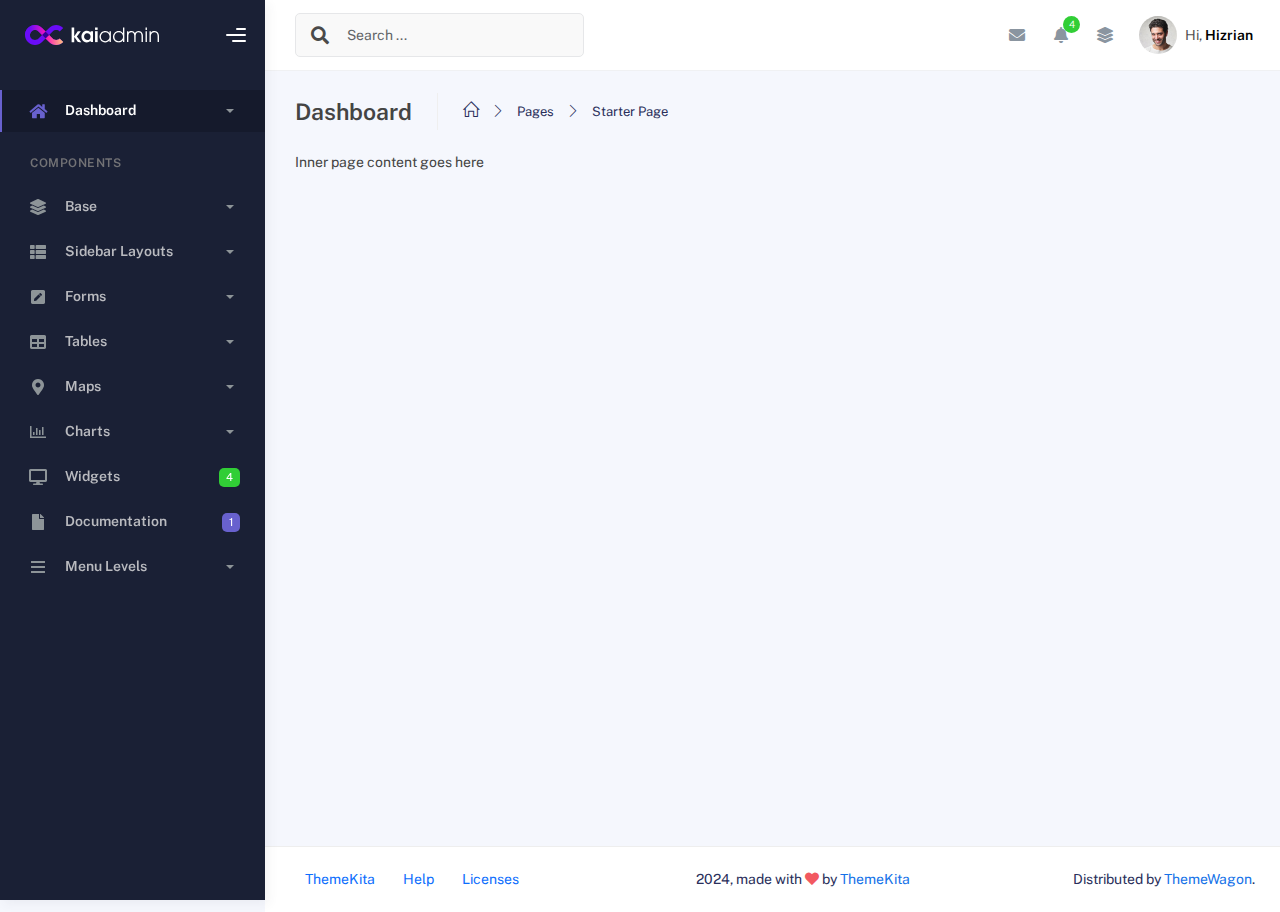
<file: loginnn/adm5/starter-template.html>
<!DOCTYPE html>
<html lang="en">
  <head>
    <meta http-equiv="X-UA-Compatible" content="IE=edge" />
    <title>Kaiadmin - Bootstrap 5 Admin Dashboard</title>
    <meta
      content="width=device-width, initial-scale=1.0, shrink-to-fit=no"
      name="viewport"
    />
    <link
      rel="icon"
      href="assets/img/kaiadmin/favicon.ico"
      type="image/x-icon"
    />

    <!-- Fonts and icons -->
    <script src="assets/js/plugin/webfont/webfont.min.js"></script>
    <script>
      WebFont.load({
        google: { families: ["Public Sans:300,400,500,600,700"] },
        custom: {
          families: [
            "Font Awesome 5 Solid",
            "Font Awesome 5 Regular",
            "Font Awesome 5 Brands",
            "simple-line-icons",
          ],
          urls: ["assets/css/fonts.min.css"],
        },
        active: function () {
          sessionStorage.fonts = true;
        },
      });
    </script>

    <!-- CSS Files -->
    <link rel="stylesheet" href="assets/css/bootstrap.min.css" />
    <link rel="stylesheet" href="assets/css/plugins.min.css" />
    <link rel="stylesheet" href="assets/css/kaiadmin.min.css" />

    <!-- CSS Just for demo purpose, don't include it in your project -->
    <link rel="stylesheet" href="assets/css/demo.css" />
  </head>
  <body>
    <div class="wrapper">
      <!-- Sidebar -->
      <div class="sidebar" data-background-color="dark">
        <div class="sidebar-logo">
          <!-- Logo Header -->
          <div class="logo-header" data-background-color="dark">
            <a href="index.html" class="logo">
              <img
                src="assets/img/kaiadmin/logo_light.svg"
                alt="navbar brand"
                class="navbar-brand"
                height="20"
              />
            </a>
            <div class="nav-toggle">
              <button class="btn btn-toggle toggle-sidebar">
                <i class="gg-menu-right"></i>
              </button>
              <button class="btn btn-toggle sidenav-toggler">
                <i class="gg-menu-left"></i>
              </button>
            </div>
            <button class="topbar-toggler more">
              <i class="gg-more-vertical-alt"></i>
            </button>
          </div>
          <!-- End Logo Header -->
        </div>
        <div class="sidebar-wrapper scrollbar scrollbar-inner">
          <div class="sidebar-content">
            <ul class="nav nav-secondary">
              <li class="nav-item active">
                <a
                  data-bs-toggle="collapse"
                  href="#dashboard"
                  class="collapsed"
                  aria-expanded="false"
                >
                  <i class="fas fa-home"></i>
                  <p>Dashboard</p>
                  <span class="caret"></span>
                </a>
                <div class="collapse" id="dashboard">
                  <ul class="nav nav-collapse">
                    <li>
                      <a href="../demo1/index.html">
                        <span class="sub-item">Dashboard 1</span>
                      </a>
                    </li>
                  </ul>
                </div>
              </li>
              <li class="nav-section">
                <span class="sidebar-mini-icon">
                  <i class="fa fa-ellipsis-h"></i>
                </span>
                <h4 class="text-section">Components</h4>
              </li>
              <li class="nav-item">
                <a data-bs-toggle="collapse" href="#base">
                  <i class="fas fa-layer-group"></i>
                  <p>Base</p>
                  <span class="caret"></span>
                </a>
                <div class="collapse" id="base">
                  <ul class="nav nav-collapse">
                    <li>
                      <a href="components/avatars.html">
                        <span class="sub-item">Avatars</span>
                      </a>
                    </li>
                    <li>
                      <a href="components/buttons.html">
                        <span class="sub-item">Buttons</span>
                      </a>
                    </li>
                    <li>
                      <a href="components/gridsystem.html">
                        <span class="sub-item">Grid System</span>
                      </a>
                    </li>
                    <li>
                      <a href="components/panels.html">
                        <span class="sub-item">Panels</span>
                      </a>
                    </li>
                    <li>
                      <a href="components/notifications.html">
                        <span class="sub-item">Notifications</span>
                      </a>
                    </li>
                    <li>
                      <a href="components/sweetalert.html">
                        <span class="sub-item">Sweet Alert</span>
                      </a>
                    </li>
                    <li>
                      <a href="components/font-awesome-icons.html">
                        <span class="sub-item">Font Awesome Icons</span>
                      </a>
                    </li>
                    <li>
                      <a href="components/simple-line-icons.html">
                        <span class="sub-item">Simple Line Icons</span>
                      </a>
                    </li>
                    <li>
                      <a href="components/typography.html">
                        <span class="sub-item">Typography</span>
                      </a>
                    </li>
                  </ul>
                </div>
              </li>
              <li class="nav-item">
                <a data-bs-toggle="collapse" href="#sidebarLayouts">
                  <i class="fas fa-th-list"></i>
                  <p>Sidebar Layouts</p>
                  <span class="caret"></span>
                </a>
                <div class="collapse" id="sidebarLayouts">
                  <ul class="nav nav-collapse">
                    <li>
                      <a href="sidebar-style-2.html">
                        <span class="sub-item">Sidebar Style 2</span>
                      </a>
                    </li>
                    <li>
                      <a href="icon-menu.html">
                        <span class="sub-item">Icon Menu</span>
                      </a>
                    </li>
                  </ul>
                </div>
              </li>
              <li class="nav-item">
                <a data-bs-toggle="collapse" href="#forms">
                  <i class="fas fa-pen-square"></i>
                  <p>Forms</p>
                  <span class="caret"></span>
                </a>
                <div class="collapse" id="forms">
                  <ul class="nav nav-collapse">
                    <li>
                      <a href="forms/forms.html">
                        <span class="sub-item">Basic Form</span>
                      </a>
                    </li>
                  </ul>
                </div>
              </li>
              <li class="nav-item">
                <a data-bs-toggle="collapse" href="#tables">
                  <i class="fas fa-table"></i>
                  <p>Tables</p>
                  <span class="caret"></span>
                </a>
                <div class="collapse" id="tables">
                  <ul class="nav nav-collapse">
                    <li>
                      <a href="tables/tables.html">
                        <span class="sub-item">Basic Table</span>
                      </a>
                    </li>
                    <li>
                      <a href="tables/datatables.html">
                        <span class="sub-item">Datatables</span>
                      </a>
                    </li>
                  </ul>
                </div>
              </li>
              <li class="nav-item">
                <a data-bs-toggle="collapse" href="#maps">
                  <i class="fas fa-map-marker-alt"></i>
                  <p>Maps</p>
                  <span class="caret"></span>
                </a>
                <div class="collapse" id="maps">
                  <ul class="nav nav-collapse">
                    <li>
                      <a href="maps/googlemaps.html">
                        <span class="sub-item">Google Maps</span>
                      </a>
                    </li>
                    <li>
                      <a href="maps/jsvectormap.html">
                        <span class="sub-item">Jsvectormap</span>
                      </a>
                    </li>
                  </ul>
                </div>
              </li>
              <li class="nav-item">
                <a data-bs-toggle="collapse" href="#charts">
                  <i class="far fa-chart-bar"></i>
                  <p>Charts</p>
                  <span class="caret"></span>
                </a>
                <div class="collapse" id="charts">
                  <ul class="nav nav-collapse">
                    <li>
                      <a href="charts/charts.html">
                        <span class="sub-item">Chart Js</span>
                      </a>
                    </li>
                    <li>
                      <a href="charts/sparkline.html">
                        <span class="sub-item">Sparkline</span>
                      </a>
                    </li>
                  </ul>
                </div>
              </li>
              <li class="nav-item">
                <a href="widgets.html">
                  <i class="fas fa-desktop"></i>
                  <p>Widgets</p>
                  <span class="badge badge-success">4</span>
                </a>
              </li>
              <li class="nav-item">
                <a href="../../documentation/index.html">
                  <i class="fas fa-file"></i>
                  <p>Documentation</p>
                  <span class="badge badge-secondary">1</span>
                </a>
              </li>
              <li class="nav-item">
                <a data-bs-toggle="collapse" href="#submenu">
                  <i class="fas fa-bars"></i>
                  <p>Menu Levels</p>
                  <span class="caret"></span>
                </a>
                <div class="collapse" id="submenu">
                  <ul class="nav nav-collapse">
                    <li>
                      <a data-bs-toggle="collapse" href="#subnav1">
                        <span class="sub-item">Level 1</span>
                        <span class="caret"></span>
                      </a>
                      <div class="collapse" id="subnav1">
                        <ul class="nav nav-collapse subnav">
                          <li>
                            <a href="#">
                              <span class="sub-item">Level 2</span>
                            </a>
                          </li>
                          <li>
                            <a href="#">
                              <span class="sub-item">Level 2</span>
                            </a>
                          </li>
                        </ul>
                      </div>
                    </li>
                    <li>
                      <a data-bs-toggle="collapse" href="#subnav2">
                        <span class="sub-item">Level 1</span>
                        <span class="caret"></span>
                      </a>
                      <div class="collapse" id="subnav2">
                        <ul class="nav nav-collapse subnav">
                          <li>
                            <a href="#">
                              <span class="sub-item">Level 2</span>
                            </a>
                          </li>
                        </ul>
                      </div>
                    </li>
                    <li>
                      <a href="#">
                        <span class="sub-item">Level 1</span>
                      </a>
                    </li>
                  </ul>
                </div>
              </li>
            </ul>
          </div>
        </div>
      </div>
      <!-- End Sidebar -->

      <div class="main-panel">
        <div class="main-header">
          <div class="main-header-logo">
            <!-- Logo Header -->
            <div class="logo-header" data-background-color="dark">
              <a href="index.html" class="logo">
                <img
                  src="assets/img/kaiadmin/logo_light.svg"
                  alt="navbar brand"
                  class="navbar-brand"
                  height="20"
                />
              </a>
              <div class="nav-toggle">
                <button class="btn btn-toggle toggle-sidebar">
                  <i class="gg-menu-right"></i>
                </button>
                <button class="btn btn-toggle sidenav-toggler">
                  <i class="gg-menu-left"></i>
                </button>
              </div>
              <button class="topbar-toggler more">
                <i class="gg-more-vertical-alt"></i>
              </button>
            </div>
            <!-- End Logo Header -->
          </div>
          <!-- Navbar Header -->
          <nav
            class="navbar navbar-header navbar-header-transparent navbar-expand-lg border-bottom"
          >
            <div class="container-fluid">
              <nav
                class="navbar navbar-header-left navbar-expand-lg navbar-form nav-search p-0 d-none d-lg-flex"
              >
                <div class="input-group">
                  <div class="input-group-prepend">
                    <button type="submit" class="btn btn-search pe-1">
                      <i class="fa fa-search search-icon"></i>
                    </button>
                  </div>
                  <input
                    type="text"
                    placeholder="Search ..."
                    class="form-control"
                  />
                </div>
              </nav>

              <ul class="navbar-nav topbar-nav ms-md-auto align-items-center">
                <li
                  class="nav-item topbar-icon dropdown hidden-caret d-flex d-lg-none"
                >
                  <a
                    class="nav-link dropdown-toggle"
                    data-bs-toggle="dropdown"
                    href="#"
                    role="button"
                    aria-expanded="false"
                    aria-haspopup="true"
                  >
                    <i class="fa fa-search"></i>
                  </a>
                  <ul class="dropdown-menu dropdown-search animated fadeIn">
                    <form class="navbar-left navbar-form nav-search">
                      <div class="input-group">
                        <input
                          type="text"
                          placeholder="Search ..."
                          class="form-control"
                        />
                      </div>
                    </form>
                  </ul>
                </li>
                <li class="nav-item topbar-icon dropdown hidden-caret">
                  <a
                    class="nav-link dropdown-toggle"
                    href="#"
                    id="messageDropdown"
                    role="button"
                    data-bs-toggle="dropdown"
                    aria-haspopup="true"
                    aria-expanded="false"
                  >
                    <i class="fa fa-envelope"></i>
                  </a>
                  <ul
                    class="dropdown-menu messages-notif-box animated fadeIn"
                    aria-labelledby="messageDropdown"
                  >
                    <li>
                      <div
                        class="dropdown-title d-flex justify-content-between align-items-center"
                      >
                        Messages
                        <a href="#" class="small">Mark all as read</a>
                      </div>
                    </li>
                    <li>
                      <div class="message-notif-scroll scrollbar-outer">
                        <div class="notif-center">
                          <a href="#">
                            <div class="notif-img">
                              <img
                                src="assets/img/jm_denis.jpg"
                                alt="Img Profile"
                              />
                            </div>
                            <div class="notif-content">
                              <span class="subject">Jimmy Denis</span>
                              <span class="block"> How are you ? </span>
                              <span class="time">5 minutes ago</span>
                            </div>
                          </a>
                          <a href="#">
                            <div class="notif-img">
                              <img
                                src="assets/img/chadengle.jpg"
                                alt="Img Profile"
                              />
                            </div>
                            <div class="notif-content">
                              <span class="subject">Chad</span>
                              <span class="block"> Ok, Thanks ! </span>
                              <span class="time">12 minutes ago</span>
                            </div>
                          </a>
                          <a href="#">
                            <div class="notif-img">
                              <img
                                src="assets/img/mlane.jpg"
                                alt="Img Profile"
                              />
                            </div>
                            <div class="notif-content">
                              <span class="subject">Jhon Doe</span>
                              <span class="block">
                                Ready for the meeting today...
                              </span>
                              <span class="time">12 minutes ago</span>
                            </div>
                          </a>
                          <a href="#">
                            <div class="notif-img">
                              <img
                                src="assets/img/talha.jpg"
                                alt="Img Profile"
                              />
                            </div>
                            <div class="notif-content">
                              <span class="subject">Talha</span>
                              <span class="block"> Hi, Apa Kabar ? </span>
                              <span class="time">17 minutes ago</span>
                            </div>
                          </a>
                        </div>
                      </div>
                    </li>
                    <li>
                      <a class="see-all" href="javascript:void(0);"
                        >See all messages<i class="fa fa-angle-right"></i>
                      </a>
                    </li>
                  </ul>
                </li>
                <li class="nav-item topbar-icon dropdown hidden-caret">
                  <a
                    class="nav-link dropdown-toggle"
                    href="#"
                    id="notifDropdown"
                    role="button"
                    data-bs-toggle="dropdown"
                    aria-haspopup="true"
                    aria-expanded="false"
                  >
                    <i class="fa fa-bell"></i>
                    <span class="notification">4</span>
                  </a>
                  <ul
                    class="dropdown-menu notif-box animated fadeIn"
                    aria-labelledby="notifDropdown"
                  >
                    <li>
                      <div class="dropdown-title">
                        You have 4 new notification
                      </div>
                    </li>
                    <li>
                      <div class="notif-scroll scrollbar-outer">
                        <div class="notif-center">
                          <a href="#">
                            <div class="notif-icon notif-primary">
                              <i class="fa fa-user-plus"></i>
                            </div>
                            <div class="notif-content">
                              <span class="block"> New user registered </span>
                              <span class="time">5 minutes ago</span>
                            </div>
                          </a>
                          <a href="#">
                            <div class="notif-icon notif-success">
                              <i class="fa fa-comment"></i>
                            </div>
                            <div class="notif-content">
                              <span class="block">
                                Rahmad commented on Admin
                              </span>
                              <span class="time">12 minutes ago</span>
                            </div>
                          </a>
                          <a href="#">
                            <div class="notif-img">
                              <img
                                src="assets/img/profile2.jpg"
                                alt="Img Profile"
                              />
                            </div>
                            <div class="notif-content">
                              <span class="block">
                                Reza send messages to you
                              </span>
                              <span class="time">12 minutes ago</span>
                            </div>
                          </a>
                          <a href="#">
                            <div class="notif-icon notif-danger">
                              <i class="fa fa-heart"></i>
                            </div>
                            <div class="notif-content">
                              <span class="block"> Farrah liked Admin </span>
                              <span class="time">17 minutes ago</span>
                            </div>
                          </a>
                        </div>
                      </div>
                    </li>
                    <li>
                      <a class="see-all" href="javascript:void(0);"
                        >See all notifications<i class="fa fa-angle-right"></i>
                      </a>
                    </li>
                  </ul>
                </li>
                <li class="nav-item topbar-icon dropdown hidden-caret">
                  <a
                    class="nav-link"
                    data-bs-toggle="dropdown"
                    href="#"
                    aria-expanded="false"
                  >
                    <i class="fas fa-layer-group"></i>
                  </a>
                  <div class="dropdown-menu quick-actions animated fadeIn">
                    <div class="quick-actions-header">
                      <span class="title mb-1">Quick Actions</span>
                      <span class="subtitle op-7">Shortcuts</span>
                    </div>
                    <div class="quick-actions-scroll scrollbar-outer">
                      <div class="quick-actions-items">
                        <div class="row m-0">
                          <a class="col-6 col-md-4 p-0" href="#">
                            <div class="quick-actions-item">
                              <div class="avatar-item bg-danger rounded-circle">
                                <i class="far fa-calendar-alt"></i>
                              </div>
                              <span class="text">Calendar</span>
                            </div>
                          </a>
                          <a class="col-6 col-md-4 p-0" href="#">
                            <div class="quick-actions-item">
                              <div
                                class="avatar-item bg-warning rounded-circle"
                              >
                                <i class="fas fa-map"></i>
                              </div>
                              <span class="text">Maps</span>
                            </div>
                          </a>
                          <a class="col-6 col-md-4 p-0" href="#">
                            <div class="quick-actions-item">
                              <div class="avatar-item bg-info rounded-circle">
                                <i class="fas fa-file-excel"></i>
                              </div>
                              <span class="text">Reports</span>
                            </div>
                          </a>
                          <a class="col-6 col-md-4 p-0" href="#">
                            <div class="quick-actions-item">
                              <div
                                class="avatar-item bg-success rounded-circle"
                              >
                                <i class="fas fa-envelope"></i>
                              </div>
                              <span class="text">Emails</span>
                            </div>
                          </a>
                          <a class="col-6 col-md-4 p-0" href="#">
                            <div class="quick-actions-item">
                              <div
                                class="avatar-item bg-primary rounded-circle"
                              >
                                <i class="fas fa-file-invoice-dollar"></i>
                              </div>
                              <span class="text">Invoice</span>
                            </div>
                          </a>
                          <a class="col-6 col-md-4 p-0" href="#">
                            <div class="quick-actions-item">
                              <div
                                class="avatar-item bg-secondary rounded-circle"
                              >
                                <i class="fas fa-credit-card"></i>
                              </div>
                              <span class="text">Payments</span>
                            </div>
                          </a>
                        </div>
                      </div>
                    </div>
                  </div>
                </li>

                <li class="nav-item topbar-user dropdown hidden-caret">
                  <a
                    class="dropdown-toggle profile-pic"
                    data-bs-toggle="dropdown"
                    href="#"
                    aria-expanded="false"
                  >
                    <div class="avatar-sm">
                      <img
                        src="assets/img/profile.jpg"
                        alt="..."
                        class="avatar-img rounded-circle"
                      />
                    </div>
                    <span class="profile-username">
                      <span class="op-7">Hi,</span>
                      <span class="fw-bold">Hizrian</span>
                    </span>
                  </a>
                  <ul class="dropdown-menu dropdown-user animated fadeIn">
                    <div class="dropdown-user-scroll scrollbar-outer">
                      <li>
                        <div class="user-box">
                          <div class="avatar-lg">
                            <img
                              src="assets/img/profile.jpg"
                              alt="image profile"
                              class="avatar-img rounded"
                            />
                          </div>
                          <div class="u-text">
                            <h4>Hizrian</h4>
                            <p class="text-muted">hello@example.com</p>
                            <a
                              href="profile.html"
                              class="btn btn-xs btn-secondary btn-sm"
                              >View Profile</a
                            >
                          </div>
                        </div>
                      </li>
                      <li>
                        <div class="dropdown-divider"></div>
                        <a class="dropdown-item" href="#">My Profile</a>
                        <a class="dropdown-item" href="#">My Balance</a>
                        <a class="dropdown-item" href="#">Inbox</a>
                        <div class="dropdown-divider"></div>
                        <a class="dropdown-item" href="#">Account Setting</a>
                        <div class="dropdown-divider"></div>
                        <a class="dropdown-item" href="#">Logout</a>
                      </li>
                    </div>
                  </ul>
                </li>
              </ul>
            </div>
          </nav>
          <!-- End Navbar -->
        </div>

        <div class="container">
          <div class="page-inner">
            <div class="page-header">
              <h4 class="page-title">Dashboard</h4>
              <ul class="breadcrumbs">
                <li class="nav-home">
                  <a href="#">
                    <i class="icon-home"></i>
                  </a>
                </li>
                <li class="separator">
                  <i class="icon-arrow-right"></i>
                </li>
                <li class="nav-item">
                  <a href="#">Pages</a>
                </li>
                <li class="separator">
                  <i class="icon-arrow-right"></i>
                </li>
                <li class="nav-item">
                  <a href="#">Starter Page</a>
                </li>
              </ul>
            </div>
            <div class="page-category">Inner page content goes here</div>
          </div>
        </div>

        <footer class="footer">
          <div class="container-fluid d-flex justify-content-between">
            <nav class="pull-left">
              <ul class="nav">
                <li class="nav-item">
                  <a class="nav-link" href="http://www.themekita.com">
                    ThemeKita
                  </a>
                </li>
                <li class="nav-item">
                  <a class="nav-link" href="#"> Help </a>
                </li>
                <li class="nav-item">
                  <a class="nav-link" href="#"> Licenses </a>
                </li>
              </ul>
            </nav>
            <div class="copyright">
              2024, made with <i class="fa fa-heart heart text-danger"></i> by
              <a href="http://www.themekita.com">ThemeKita</a>
            </div>
            <div>
              Distributed by
              <a target="_blank" href="https://themewagon.com/">ThemeWagon</a>.
            </div>
          </div>
        </footer>
      </div>
    </div>
    <!--   Core JS Files   -->
    <script src="assets/js/core/jquery-3.7.1.min.js"></script>
    <script src="assets/js/core/popper.min.js"></script>
    <script src="assets/js/core/bootstrap.min.js"></script>

    <!-- jQuery Scrollbar -->
    <script src="assets/js/plugin/jquery-scrollbar/jquery.scrollbar.min.js"></script>

    <!-- Chart JS -->
    <script src="assets/js/plugin/chart.js/chart.min.js"></script>

    <!-- jQuery Sparkline -->
    <script src="assets/js/plugin/jquery.sparkline/jquery.sparkline.min.js"></script>

    <!-- Chart Circle -->
    <script src="assets/js/plugin/chart-circle/circles.min.js"></script>

    <!-- Datatables -->
    <script src="assets/js/plugin/datatables/datatables.min.js"></script>

    <!-- Bootstrap Notify -->
    <script src="assets/js/plugin/bootstrap-notify/bootstrap-notify.min.js"></script>

    <!-- jQuery Vector Maps -->
    <script src="assets/js/plugin/jsvectormap/jsvectormap.min.js"></script>
    <script src="assets/js/plugin/jsvectormap/world.js"></script>

    <!-- Google Maps Plugin -->
    <script src="assets/js/plugin/gmaps/gmaps.js"></script>

    <!-- Sweet Alert -->
    <script src="assets/js/plugin/sweetalert/sweetalert.min.js"></script>

    <!-- Kaiadmin JS -->
    <script src="assets/js/kaiadmin.min.js"></script>
  </body>
</html>
</file>
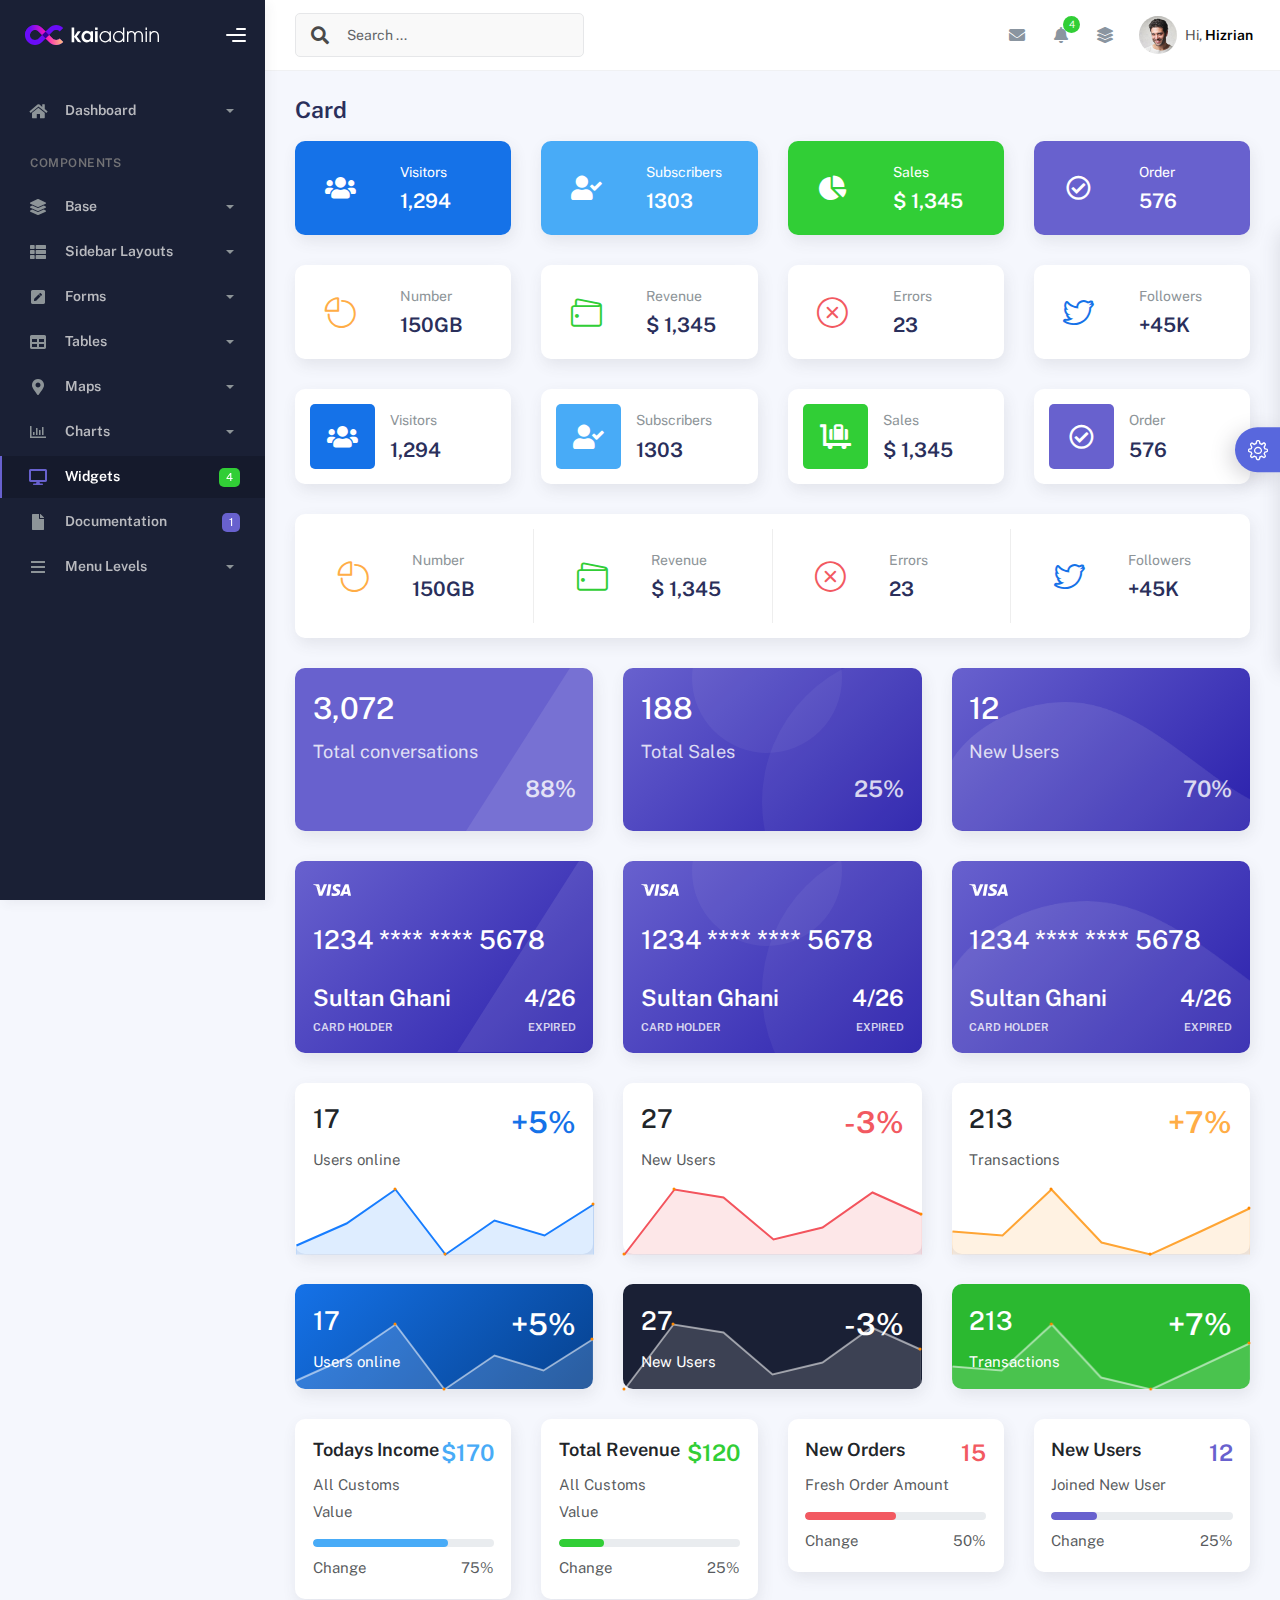
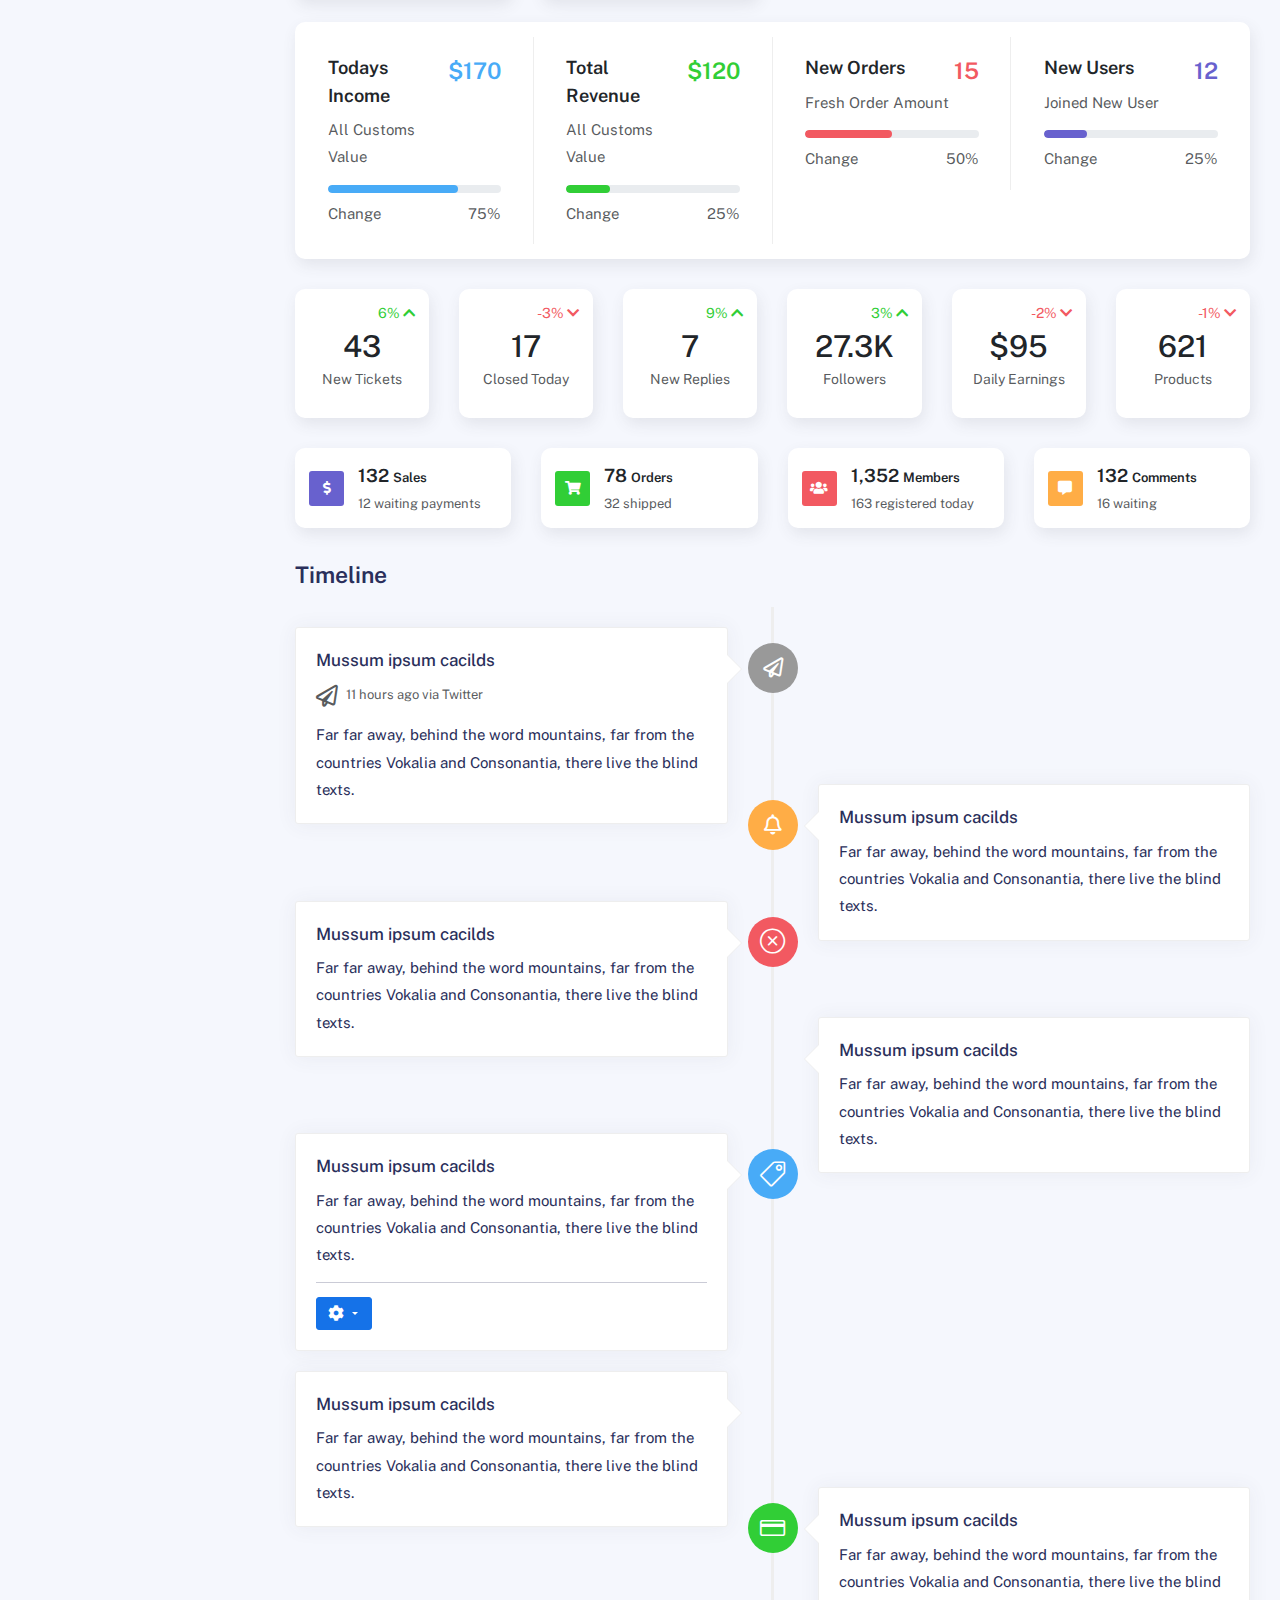
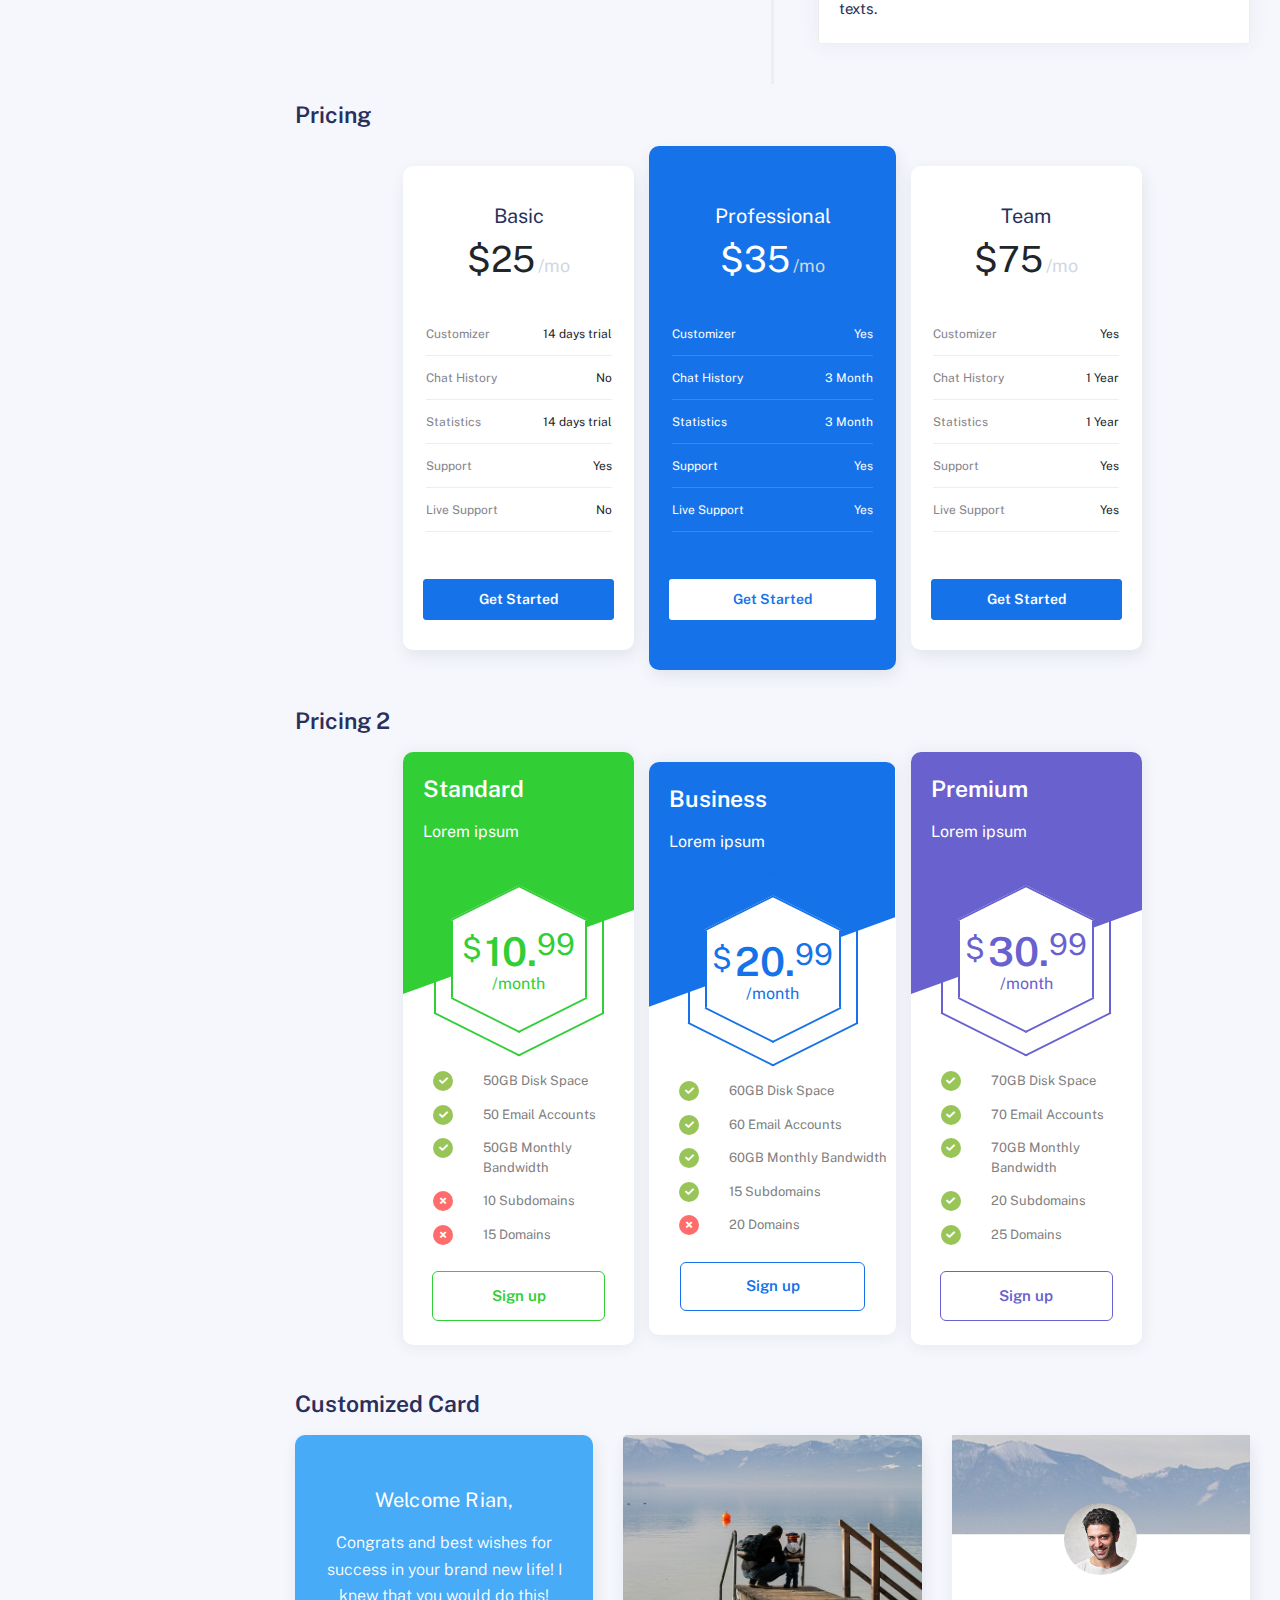
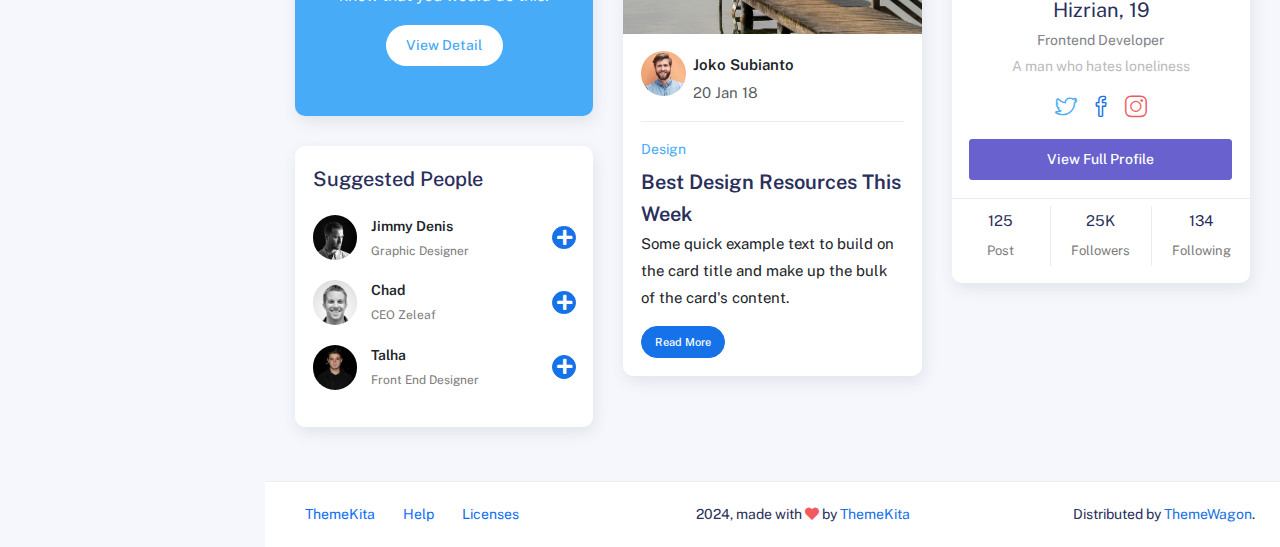
<file: loginnn/adm5/widgets.html>
<!DOCTYPE html>
<html lang="en">
  <head>
    <meta http-equiv="X-UA-Compatible" content="IE=edge" />
    <title>Widgets - Kaiadmin Bootstrap 5 Admin Dashboard</title>
    <meta
      content="width=device-width, initial-scale=1.0, shrink-to-fit=no"
      name="viewport"
    />
    <link
      rel="icon"
      href="assets/img/kaiadmin/favicon.ico"
      type="image/x-icon"
    />

    <!-- Fonts and icons -->
    <script src="assets/js/plugin/webfont/webfont.min.js"></script>
    <script>
      WebFont.load({
        google: { families: ["Public Sans:300,400,500,600,700"] },
        custom: {
          families: [
            "Font Awesome 5 Solid",
            "Font Awesome 5 Regular",
            "Font Awesome 5 Brands",
            "simple-line-icons",
          ],
          urls: ["assets/css/fonts.min.css"],
        },
        active: function () {
          sessionStorage.fonts = true;
        },
      });
    </script>

    <!-- CSS Files -->
    <link rel="stylesheet" href="assets/css/bootstrap.min.css" />
    <link rel="stylesheet" href="assets/css/plugins.min.css" />
    <link rel="stylesheet" href="assets/css/kaiadmin.min.css" />

    <!-- CSS Just for demo purpose, don't include it in your project -->
    <link rel="stylesheet" href="assets/css/demo.css" />
  </head>
  <body>
    <div class="wrapper">
      <!-- Sidebar -->
      <div class="sidebar" data-background-color="dark">
        <div class="sidebar-logo">
          <!-- Logo Header -->
          <div class="logo-header" data-background-color="dark">
            <a href="index.html" class="logo">
              <img
                src="assets/img/kaiadmin/logo_light.svg"
                alt="navbar brand"
                class="navbar-brand"
                height="20"
              />
            </a>
            <div class="nav-toggle">
              <button class="btn btn-toggle toggle-sidebar">
                <i class="gg-menu-right"></i>
              </button>
              <button class="btn btn-toggle sidenav-toggler">
                <i class="gg-menu-left"></i>
              </button>
            </div>
            <button class="topbar-toggler more">
              <i class="gg-more-vertical-alt"></i>
            </button>
          </div>
          <!-- End Logo Header -->
        </div>
        <div class="sidebar-wrapper scrollbar scrollbar-inner">
          <div class="sidebar-content">
            <ul class="nav nav-secondary">
              <li class="nav-item">
                <a
                  data-bs-toggle="collapse"
                  href="#dashboard"
                  class="collapsed"
                  aria-expanded="false"
                >
                  <i class="fas fa-home"></i>
                  <p>Dashboard</p>
                  <span class="caret"></span>
                </a>
                <div class="collapse" id="dashboard">
                  <ul class="nav nav-collapse">
                    <li>
                      <a href="../demo1/index.html">
                        <span class="sub-item">Dashboard 1</span>
                      </a>
                    </li>
                  </ul>
                </div>
              </li>
              <li class="nav-section">
                <span class="sidebar-mini-icon">
                  <i class="fa fa-ellipsis-h"></i>
                </span>
                <h4 class="text-section">Components</h4>
              </li>
              <li class="nav-item">
                <a data-bs-toggle="collapse" href="#base">
                  <i class="fas fa-layer-group"></i>
                  <p>Base</p>
                  <span class="caret"></span>
                </a>
                <div class="collapse" id="base">
                  <ul class="nav nav-collapse">
                    <li>
                      <a href="components/avatars.html">
                        <span class="sub-item">Avatars</span>
                      </a>
                    </li>
                    <li>
                      <a href="components/buttons.html">
                        <span class="sub-item">Buttons</span>
                      </a>
                    </li>
                    <li>
                      <a href="components/gridsystem.html">
                        <span class="sub-item">Grid System</span>
                      </a>
                    </li>
                    <li>
                      <a href="components/panels.html">
                        <span class="sub-item">Panels</span>
                      </a>
                    </li>
                    <li>
                      <a href="components/notifications.html">
                        <span class="sub-item">Notifications</span>
                      </a>
                    </li>
                    <li>
                      <a href="components/sweetalert.html">
                        <span class="sub-item">Sweet Alert</span>
                      </a>
                    </li>
                    <li>
                      <a href="components/font-awesome-icons.html">
                        <span class="sub-item">Font Awesome Icons</span>
                      </a>
                    </li>
                    <li>
                      <a href="components/simple-line-icons.html">
                        <span class="sub-item">Simple Line Icons</span>
                      </a>
                    </li>
                    <li>
                      <a href="components/typography.html">
                        <span class="sub-item">Typography</span>
                      </a>
                    </li>
                  </ul>
                </div>
              </li>
              <li class="nav-item">
                <a data-bs-toggle="collapse" href="#sidebarLayouts">
                  <i class="fas fa-th-list"></i>
                  <p>Sidebar Layouts</p>
                  <span class="caret"></span>
                </a>
                <div class="collapse" id="sidebarLayouts">
                  <ul class="nav nav-collapse">
                    <li>
                      <a href="sidebar-style-2.html">
                        <span class="sub-item">Sidebar Style 2</span>
                      </a>
                    </li>
                    <li>
                      <a href="icon-menu.html">
                        <span class="sub-item">Icon Menu</span>
                      </a>
                    </li>
                  </ul>
                </div>
              </li>
              <li class="nav-item">
                <a data-bs-toggle="collapse" href="#forms">
                  <i class="fas fa-pen-square"></i>
                  <p>Forms</p>
                  <span class="caret"></span>
                </a>
                <div class="collapse" id="forms">
                  <ul class="nav nav-collapse">
                    <li>
                      <a href="forms/forms.html">
                        <span class="sub-item">Basic Form</span>
                      </a>
                    </li>
                  </ul>
                </div>
              </li>
              <li class="nav-item">
                <a data-bs-toggle="collapse" href="#tables">
                  <i class="fas fa-table"></i>
                  <p>Tables</p>
                  <span class="caret"></span>
                </a>
                <div class="collapse" id="tables">
                  <ul class="nav nav-collapse">
                    <li>
                      <a href="tables/tables.html">
                        <span class="sub-item">Basic Table</span>
                      </a>
                    </li>
                    <li>
                      <a href="tables/datatables.html">
                        <span class="sub-item">Datatables</span>
                      </a>
                    </li>
                  </ul>
                </div>
              </li>
              <li class="nav-item">
                <a data-bs-toggle="collapse" href="#maps">
                  <i class="fas fa-map-marker-alt"></i>
                  <p>Maps</p>
                  <span class="caret"></span>
                </a>
                <div class="collapse" id="maps">
                  <ul class="nav nav-collapse">
                    <li>
                      <a href="maps/googlemaps.html">
                        <span class="sub-item">Google Maps</span>
                      </a>
                    </li>
                    <li>
                      <a href="maps/jsvectormap.html">
                        <span class="sub-item">Jsvectormap</span>
                      </a>
                    </li>
                  </ul>
                </div>
              </li>
              <li class="nav-item">
                <a data-bs-toggle="collapse" href="#charts">
                  <i class="far fa-chart-bar"></i>
                  <p>Charts</p>
                  <span class="caret"></span>
                </a>
                <div class="collapse" id="charts">
                  <ul class="nav nav-collapse">
                    <li>
                      <a href="charts/charts.html">
                        <span class="sub-item">Chart Js</span>
                      </a>
                    </li>
                    <li>
                      <a href="charts/sparkline.html">
                        <span class="sub-item">Sparkline</span>
                      </a>
                    </li>
                  </ul>
                </div>
              </li>
              <li class="nav-item active">
                <a href="widgets.html">
                  <i class="fas fa-desktop"></i>
                  <p>Widgets</p>
                  <span class="badge badge-success">4</span>
                </a>
              </li>
              <li class="nav-item">
                <a href="../../documentation/index.html">
                  <i class="fas fa-file"></i>
                  <p>Documentation</p>
                  <span class="badge badge-secondary">1</span>
                </a>
              </li>
              <li class="nav-item">
                <a data-bs-toggle="collapse" href="#submenu">
                  <i class="fas fa-bars"></i>
                  <p>Menu Levels</p>
                  <span class="caret"></span>
                </a>
                <div class="collapse" id="submenu">
                  <ul class="nav nav-collapse">
                    <li>
                      <a data-bs-toggle="collapse" href="#subnav1">
                        <span class="sub-item">Level 1</span>
                        <span class="caret"></span>
                      </a>
                      <div class="collapse" id="subnav1">
                        <ul class="nav nav-collapse subnav">
                          <li>
                            <a href="#">
                              <span class="sub-item">Level 2</span>
                            </a>
                          </li>
                          <li>
                            <a href="#">
                              <span class="sub-item">Level 2</span>
                            </a>
                          </li>
                        </ul>
                      </div>
                    </li>
                    <li>
                      <a data-bs-toggle="collapse" href="#subnav2">
                        <span class="sub-item">Level 1</span>
                        <span class="caret"></span>
                      </a>
                      <div class="collapse" id="subnav2">
                        <ul class="nav nav-collapse subnav">
                          <li>
                            <a href="#">
                              <span class="sub-item">Level 2</span>
                            </a>
                          </li>
                        </ul>
                      </div>
                    </li>
                    <li>
                      <a href="#">
                        <span class="sub-item">Level 1</span>
                      </a>
                    </li>
                  </ul>
                </div>
              </li>
            </ul>
          </div>
        </div>
      </div>
      <!-- End Sidebar -->

      <div class="main-panel">
        <div class="main-header">
          <div class="main-header-logo">
            <!-- Logo Header -->
            <div class="logo-header" data-background-color="dark">
              <a href="index.html" class="logo">
                <img
                  src="assets/img/kaiadmin/logo_light.svg"
                  alt="navbar brand"
                  class="navbar-brand"
                  height="20"
                />
              </a>
              <div class="nav-toggle">
                <button class="btn btn-toggle toggle-sidebar">
                  <i class="gg-menu-right"></i>
                </button>
                <button class="btn btn-toggle sidenav-toggler">
                  <i class="gg-menu-left"></i>
                </button>
              </div>
              <button class="topbar-toggler more">
                <i class="gg-more-vertical-alt"></i>
              </button>
            </div>
            <!-- End Logo Header -->
          </div>
          <!-- Navbar Header -->
          <nav
            class="navbar navbar-header navbar-header-transparent navbar-expand-lg border-bottom"
          >
            <div class="container-fluid">
              <nav
                class="navbar navbar-header-left navbar-expand-lg navbar-form nav-search p-0 d-none d-lg-flex"
              >
                <div class="input-group">
                  <div class="input-group-prepend">
                    <button type="submit" class="btn btn-search pe-1">
                      <i class="fa fa-search search-icon"></i>
                    </button>
                  </div>
                  <input
                    type="text"
                    placeholder="Search ..."
                    class="form-control"
                  />
                </div>
              </nav>

              <ul class="navbar-nav topbar-nav ms-md-auto align-items-center">
                <li
                  class="nav-item topbar-icon dropdown hidden-caret d-flex d-lg-none"
                >
                  <a
                    class="nav-link dropdown-toggle"
                    data-bs-toggle="dropdown"
                    href="#"
                    role="button"
                    aria-expanded="false"
                    aria-haspopup="true"
                  >
                    <i class="fa fa-search"></i>
                  </a>
                  <ul class="dropdown-menu dropdown-search animated fadeIn">
                    <form class="navbar-left navbar-form nav-search">
                      <div class="input-group">
                        <input
                          type="text"
                          placeholder="Search ..."
                          class="form-control"
                        />
                      </div>
                    </form>
                  </ul>
                </li>
                <li class="nav-item topbar-icon dropdown hidden-caret">
                  <a
                    class="nav-link dropdown-toggle"
                    href="#"
                    id="messageDropdown"
                    role="button"
                    data-bs-toggle="dropdown"
                    aria-haspopup="true"
                    aria-expanded="false"
                  >
                    <i class="fa fa-envelope"></i>
                  </a>
                  <ul
                    class="dropdown-menu messages-notif-box animated fadeIn"
                    aria-labelledby="messageDropdown"
                  >
                    <li>
                      <div
                        class="dropdown-title d-flex justify-content-between align-items-center"
                      >
                        Messages
                        <a href="#" class="small">Mark all as read</a>
                      </div>
                    </li>
                    <li>
                      <div class="message-notif-scroll scrollbar-outer">
                        <div class="notif-center">
                          <a href="#">
                            <div class="notif-img">
                              <img
                                src="assets/img/jm_denis.jpg"
                                alt="Img Profile"
                              />
                            </div>
                            <div class="notif-content">
                              <span class="subject">Jimmy Denis</span>
                              <span class="block"> How are you ? </span>
                              <span class="time">5 minutes ago</span>
                            </div>
                          </a>
                          <a href="#">
                            <div class="notif-img">
                              <img
                                src="assets/img/chadengle.jpg"
                                alt="Img Profile"
                              />
                            </div>
                            <div class="notif-content">
                              <span class="subject">Chad</span>
                              <span class="block"> Ok, Thanks ! </span>
                              <span class="time">12 minutes ago</span>
                            </div>
                          </a>
                          <a href="#">
                            <div class="notif-img">
                              <img
                                src="assets/img/mlane.jpg"
                                alt="Img Profile"
                              />
                            </div>
                            <div class="notif-content">
                              <span class="subject">Jhon Doe</span>
                              <span class="block">
                                Ready for the meeting today...
                              </span>
                              <span class="time">12 minutes ago</span>
                            </div>
                          </a>
                          <a href="#">
                            <div class="notif-img">
                              <img
                                src="assets/img/talha.jpg"
                                alt="Img Profile"
                              />
                            </div>
                            <div class="notif-content">
                              <span class="subject">Talha</span>
                              <span class="block"> Hi, Apa Kabar ? </span>
                              <span class="time">17 minutes ago</span>
                            </div>
                          </a>
                        </div>
                      </div>
                    </li>
                    <li>
                      <a class="see-all" href="javascript:void(0);"
                        >See all messages<i class="fa fa-angle-right"></i>
                      </a>
                    </li>
                  </ul>
                </li>
                <li class="nav-item topbar-icon dropdown hidden-caret">
                  <a
                    class="nav-link dropdown-toggle"
                    href="#"
                    id="notifDropdown"
                    role="button"
                    data-bs-toggle="dropdown"
                    aria-haspopup="true"
                    aria-expanded="false"
                  >
                    <i class="fa fa-bell"></i>
                    <span class="notification">4</span>
                  </a>
                  <ul
                    class="dropdown-menu notif-box animated fadeIn"
                    aria-labelledby="notifDropdown"
                  >
                    <li>
                      <div class="dropdown-title">
                        You have 4 new notification
                      </div>
                    </li>
                    <li>
                      <div class="notif-scroll scrollbar-outer">
                        <div class="notif-center">
                          <a href="#">
                            <div class="notif-icon notif-primary">
                              <i class="fa fa-user-plus"></i>
                            </div>
                            <div class="notif-content">
                              <span class="block"> New user registered </span>
                              <span class="time">5 minutes ago</span>
                            </div>
                          </a>
                          <a href="#">
                            <div class="notif-icon notif-success">
                              <i class="fa fa-comment"></i>
                            </div>
                            <div class="notif-content">
                              <span class="block">
                                Rahmad commented on Admin
                              </span>
                              <span class="time">12 minutes ago</span>
                            </div>
                          </a>
                          <a href="#">
                            <div class="notif-img">
                              <img
                                src="assets/img/profile2.jpg"
                                alt="Img Profile"
                              />
                            </div>
                            <div class="notif-content">
                              <span class="block">
                                Reza send messages to you
                              </span>
                              <span class="time">12 minutes ago</span>
                            </div>
                          </a>
                          <a href="#">
                            <div class="notif-icon notif-danger">
                              <i class="fa fa-heart"></i>
                            </div>
                            <div class="notif-content">
                              <span class="block"> Farrah liked Admin </span>
                              <span class="time">17 minutes ago</span>
                            </div>
                          </a>
                        </div>
                      </div>
                    </li>
                    <li>
                      <a class="see-all" href="javascript:void(0);"
                        >See all notifications<i class="fa fa-angle-right"></i>
                      </a>
                    </li>
                  </ul>
                </li>
                <li class="nav-item topbar-icon dropdown hidden-caret">
                  <a
                    class="nav-link"
                    data-bs-toggle="dropdown"
                    href="#"
                    aria-expanded="false"
                  >
                    <i class="fas fa-layer-group"></i>
                  </a>
                  <div class="dropdown-menu quick-actions animated fadeIn">
                    <div class="quick-actions-header">
                      <span class="title mb-1">Quick Actions</span>
                      <span class="subtitle op-7">Shortcuts</span>
                    </div>
                    <div class="quick-actions-scroll scrollbar-outer">
                      <div class="quick-actions-items">
                        <div class="row m-0">
                          <a class="col-6 col-md-4 p-0" href="#">
                            <div class="quick-actions-item">
                              <div class="avatar-item bg-danger rounded-circle">
                                <i class="far fa-calendar-alt"></i>
                              </div>
                              <span class="text">Calendar</span>
                            </div>
                          </a>
                          <a class="col-6 col-md-4 p-0" href="#">
                            <div class="quick-actions-item">
                              <div
                                class="avatar-item bg-warning rounded-circle"
                              >
                                <i class="fas fa-map"></i>
                              </div>
                              <span class="text">Maps</span>
                            </div>
                          </a>
                          <a class="col-6 col-md-4 p-0" href="#">
                            <div class="quick-actions-item">
                              <div class="avatar-item bg-info rounded-circle">
                                <i class="fas fa-file-excel"></i>
                              </div>
                              <span class="text">Reports</span>
                            </div>
                          </a>
                          <a class="col-6 col-md-4 p-0" href="#">
                            <div class="quick-actions-item">
                              <div
                                class="avatar-item bg-success rounded-circle"
                              >
                                <i class="fas fa-envelope"></i>
                              </div>
                              <span class="text">Emails</span>
                            </div>
                          </a>
                          <a class="col-6 col-md-4 p-0" href="#">
                            <div class="quick-actions-item">
                              <div
                                class="avatar-item bg-primary rounded-circle"
                              >
                                <i class="fas fa-file-invoice-dollar"></i>
                              </div>
                              <span class="text">Invoice</span>
                            </div>
                          </a>
                          <a class="col-6 col-md-4 p-0" href="#">
                            <div class="quick-actions-item">
                              <div
                                class="avatar-item bg-secondary rounded-circle"
                              >
                                <i class="fas fa-credit-card"></i>
                              </div>
                              <span class="text">Payments</span>
                            </div>
                          </a>
                        </div>
                      </div>
                    </div>
                  </div>
                </li>

                <li class="nav-item topbar-user dropdown hidden-caret">
                  <a
                    class="dropdown-toggle profile-pic"
                    data-bs-toggle="dropdown"
                    href="#"
                    aria-expanded="false"
                  >
                    <div class="avatar-sm">
                      <img
                        src="assets/img/profile.jpg"
                        alt="..."
                        class="avatar-img rounded-circle"
                      />
                    </div>
                    <span class="profile-username">
                      <span class="op-7">Hi,</span>
                      <span class="fw-bold">Hizrian</span>
                    </span>
                  </a>
                  <ul class="dropdown-menu dropdown-user animated fadeIn">
                    <div class="dropdown-user-scroll scrollbar-outer">
                      <li>
                        <div class="user-box">
                          <div class="avatar-lg">
                            <img
                              src="assets/img/profile.jpg"
                              alt="image profile"
                              class="avatar-img rounded"
                            />
                          </div>
                          <div class="u-text">
                            <h4>Hizrian</h4>
                            <p class="text-muted">hello@example.com</p>
                            <a
                              href="profile.html"
                              class="btn btn-xs btn-secondary btn-sm"
                              >View Profile</a
                            >
                          </div>
                        </div>
                      </li>
                      <li>
                        <div class="dropdown-divider"></div>
                        <a class="dropdown-item" href="#">My Profile</a>
                        <a class="dropdown-item" href="#">My Balance</a>
                        <a class="dropdown-item" href="#">Inbox</a>
                        <div class="dropdown-divider"></div>
                        <a class="dropdown-item" href="#">Account Setting</a>
                        <div class="dropdown-divider"></div>
                        <a class="dropdown-item" href="#">Logout</a>
                      </li>
                    </div>
                  </ul>
                </li>
              </ul>
            </div>
          </nav>
          <!-- End Navbar -->
        </div>

        <div class="container">
          <div class="page-inner">
            <!-- Card -->
            <h3 class="fw-bold mb-3">Card</h3>
            <div class="row">
              <div class="col-sm-6 col-md-3">
                <div class="card card-stats card-primary card-round">
                  <div class="card-body">
                    <div class="row">
                      <div class="col-5">
                        <div class="icon-big text-center">
                          <i class="fas fa-users"></i>
                        </div>
                      </div>
                      <div class="col-7 col-stats">
                        <div class="numbers">
                          <p class="card-category">Visitors</p>
                          <h4 class="card-title">1,294</h4>
                        </div>
                      </div>
                    </div>
                  </div>
                </div>
              </div>
              <div class="col-sm-6 col-md-3">
                <div class="card card-stats card-info card-round">
                  <div class="card-body">
                    <div class="row">
                      <div class="col-5">
                        <div class="icon-big text-center">
                          <i class="fas fa-user-check"></i>
                        </div>
                      </div>
                      <div class="col-7 col-stats">
                        <div class="numbers">
                          <p class="card-category">Subscribers</p>
                          <h4 class="card-title">1303</h4>
                        </div>
                      </div>
                    </div>
                  </div>
                </div>
              </div>
              <div class="col-sm-6 col-md-3">
                <div class="card card-stats card-success card-round">
                  <div class="card-body">
                    <div class="row">
                      <div class="col-5">
                        <div class="icon-big text-center">
                          <i class="fas fa-chart-pie"></i>
                        </div>
                      </div>
                      <div class="col-7 col-stats">
                        <div class="numbers">
                          <p class="card-category">Sales</p>
                          <h4 class="card-title">$ 1,345</h4>
                        </div>
                      </div>
                    </div>
                  </div>
                </div>
              </div>
              <div class="col-sm-6 col-md-3">
                <div class="card card-stats card-secondary card-round">
                  <div class="card-body">
                    <div class="row">
                      <div class="col-5">
                        <div class="icon-big text-center">
                          <i class="far fa-check-circle"></i>
                        </div>
                      </div>
                      <div class="col-7 col-stats">
                        <div class="numbers">
                          <p class="card-category">Order</p>
                          <h4 class="card-title">576</h4>
                        </div>
                      </div>
                    </div>
                  </div>
                </div>
              </div>
            </div>
            <!-- Card With Icon States Color -->
            <div class="row">
              <div class="col-sm-6 col-md-3">
                <div class="card card-stats card-round">
                  <div class="card-body">
                    <div class="row">
                      <div class="col-5">
                        <div class="icon-big text-center">
                          <i class="icon-pie-chart text-warning"></i>
                        </div>
                      </div>
                      <div class="col-7 col-stats">
                        <div class="numbers">
                          <p class="card-category">Number</p>
                          <h4 class="card-title">150GB</h4>
                        </div>
                      </div>
                    </div>
                  </div>
                </div>
              </div>
              <div class="col-sm-6 col-md-3">
                <div class="card card-stats card-round">
                  <div class="card-body">
                    <div class="row">
                      <div class="col-5">
                        <div class="icon-big text-center">
                          <i class="icon-wallet text-success"></i>
                        </div>
                      </div>
                      <div class="col-7 col-stats">
                        <div class="numbers">
                          <p class="card-category">Revenue</p>
                          <h4 class="card-title">$ 1,345</h4>
                        </div>
                      </div>
                    </div>
                  </div>
                </div>
              </div>
              <div class="col-sm-6 col-md-3">
                <div class="card card-stats card-round">
                  <div class="card-body">
                    <div class="row">
                      <div class="col-5">
                        <div class="icon-big text-center">
                          <i class="icon-close text-danger"></i>
                        </div>
                      </div>
                      <div class="col-7 col-stats">
                        <div class="numbers">
                          <p class="card-category">Errors</p>
                          <h4 class="card-title">23</h4>
                        </div>
                      </div>
                    </div>
                  </div>
                </div>
              </div>
              <div class="col-sm-6 col-md-3">
                <div class="card card-stats card-round">
                  <div class="card-body">
                    <div class="row">
                      <div class="col-5">
                        <div class="icon-big text-center">
                          <i class="icon-social-twitter text-primary"></i>
                        </div>
                      </div>
                      <div class="col-7 col-stats">
                        <div class="numbers">
                          <p class="card-category">Followers</p>
                          <h4 class="card-title">+45K</h4>
                        </div>
                      </div>
                    </div>
                  </div>
                </div>
              </div>
            </div>
            <!-- Card With Icon States Background -->
            <div class="row">
              <div class="col-sm-6 col-md-3">
                <div class="card card-stats card-round">
                  <div class="card-body">
                    <div class="row align-items-center">
                      <div class="col-icon">
                        <div
                          class="icon-big text-center icon-primary bubble-shadow-small"
                        >
                          <i class="fas fa-users"></i>
                        </div>
                      </div>
                      <div class="col col-stats ms-3 ms-sm-0">
                        <div class="numbers">
                          <p class="card-category">Visitors</p>
                          <h4 class="card-title">1,294</h4>
                        </div>
                      </div>
                    </div>
                  </div>
                </div>
              </div>
              <div class="col-sm-6 col-md-3">
                <div class="card card-stats card-round">
                  <div class="card-body">
                    <div class="row align-items-center">
                      <div class="col-icon">
                        <div
                          class="icon-big text-center icon-info bubble-shadow-small"
                        >
                          <i class="fas fa-user-check"></i>
                        </div>
                      </div>
                      <div class="col col-stats ms-3 ms-sm-0">
                        <div class="numbers">
                          <p class="card-category">Subscribers</p>
                          <h4 class="card-title">1303</h4>
                        </div>
                      </div>
                    </div>
                  </div>
                </div>
              </div>
              <div class="col-sm-6 col-md-3">
                <div class="card card-stats card-round">
                  <div class="card-body">
                    <div class="row align-items-center">
                      <div class="col-icon">
                        <div
                          class="icon-big text-center icon-success bubble-shadow-small"
                        >
                          <i class="fas fa-luggage-cart"></i>
                        </div>
                      </div>
                      <div class="col col-stats ms-3 ms-sm-0">
                        <div class="numbers">
                          <p class="card-category">Sales</p>
                          <h4 class="card-title">$ 1,345</h4>
                        </div>
                      </div>
                    </div>
                  </div>
                </div>
              </div>
              <div class="col-sm-6 col-md-3">
                <div class="card card-stats card-round">
                  <div class="card-body">
                    <div class="row align-items-center">
                      <div class="col-icon">
                        <div
                          class="icon-big text-center icon-secondary bubble-shadow-small"
                        >
                          <i class="far fa-check-circle"></i>
                        </div>
                      </div>
                      <div class="col col-stats ms-3 ms-sm-0">
                        <div class="numbers">
                          <p class="card-category">Order</p>
                          <h4 class="card-title">576</h4>
                        </div>
                      </div>
                    </div>
                  </div>
                </div>
              </div>
            </div>
            <!-- Row Card No Padding -->
            <div class="row row-card-no-pd">
              <div class="col-sm-6 col-md-3">
                <div class="card card-stats card-round">
                  <div class="card-body">
                    <div class="row">
                      <div class="col-5">
                        <div class="icon-big text-center">
                          <i class="icon-pie-chart text-warning"></i>
                        </div>
                      </div>
                      <div class="col-7 col-stats">
                        <div class="numbers">
                          <p class="card-category">Number</p>
                          <h4 class="card-title">150GB</h4>
                        </div>
                      </div>
                    </div>
                  </div>
                </div>
              </div>
              <div class="col-sm-6 col-md-3">
                <div class="card card-stats card-round">
                  <div class="card-body">
                    <div class="row">
                      <div class="col-5">
                        <div class="icon-big text-center">
                          <i class="icon-wallet text-success"></i>
                        </div>
                      </div>
                      <div class="col-7 col-stats">
                        <div class="numbers">
                          <p class="card-category">Revenue</p>
                          <h4 class="card-title">$ 1,345</h4>
                        </div>
                      </div>
                    </div>
                  </div>
                </div>
              </div>
              <div class="col-sm-6 col-md-3">
                <div class="card card-stats card-round">
                  <div class="card-body">
                    <div class="row">
                      <div class="col-5">
                        <div class="icon-big text-center">
                          <i class="icon-close text-danger"></i>
                        </div>
                      </div>
                      <div class="col-7 col-stats">
                        <div class="numbers">
                          <p class="card-category">Errors</p>
                          <h4 class="card-title">23</h4>
                        </div>
                      </div>
                    </div>
                  </div>
                </div>
              </div>
              <div class="col-sm-6 col-md-3">
                <div class="card card-stats card-round">
                  <div class="card-body">
                    <div class="row">
                      <div class="col-5">
                        <div class="icon-big text-center">
                          <i class="icon-social-twitter text-primary"></i>
                        </div>
                      </div>
                      <div class="col-7 col-stats">
                        <div class="numbers">
                          <p class="card-category">Followers</p>
                          <h4 class="card-title">+45K</h4>
                        </div>
                      </div>
                    </div>
                  </div>
                </div>
              </div>
            </div>

            <div class="row">
              <div class="col-md-4">
                <div class="card card-secondary">
                  <div class="card-body skew-shadow">
                    <h1>3,072</h1>
                    <h5 class="op-8">Total conversations</h5>
                    <div class="pull-right">
                      <h3 class="fw-bold op-8">88%</h3>
                    </div>
                  </div>
                </div>
              </div>
              <div class="col-md-4">
                <div class="card card-secondary bg-secondary-gradient">
                  <div class="card-body bubble-shadow">
                    <h1>188</h1>
                    <h5 class="op-8">Total Sales</h5>
                    <div class="pull-right">
                      <h3 class="fw-bold op-8">25%</h3>
                    </div>
                  </div>
                </div>
              </div>
              <div class="col-md-4">
                <div class="card card-secondary bg-secondary-gradient">
                  <div class="card-body curves-shadow">
                    <h1>12</h1>
                    <h5 class="op-8">New Users</h5>
                    <div class="pull-right">
                      <h3 class="fw-bold op-8">70%</h3>
                    </div>
                  </div>
                </div>
              </div>
            </div>

            <div class="row">
              <div class="col-md-4">
                <div class="card card-secondary bg-secondary-gradient">
                  <div class="card-body skew-shadow">
                    <img
                      src="assets/img/visa.svg"
                      height="12.5"
                      alt="Visa Logo"
                    />
                    <h2 class="py-4 mb-0">1234 **** **** 5678</h2>
                    <div class="row">
                      <div class="col-8 pe-0">
                        <h3 class="fw-bold mb-1">Sultan Ghani</h3>
                        <div class="text-small text-uppercase fw-bold op-8">
                          Card Holder
                        </div>
                      </div>
                      <div class="col-4 ps-0 text-end">
                        <h3 class="fw-bold mb-1">4/26</h3>
                        <div class="text-small text-uppercase fw-bold op-8">
                          Expired
                        </div>
                      </div>
                    </div>
                  </div>
                </div>
              </div>
              <div class="col-md-4">
                <div class="card card-secondary bg-secondary-gradient">
                  <div class="card-body bubble-shadow">
                    <img
                      src="assets/img/visa.svg"
                      height="12.5"
                      alt="Visa Logo"
                    />
                    <h2 class="py-4 mb-0">1234 **** **** 5678</h2>
                    <div class="row">
                      <div class="col-8 pe-0">
                        <h3 class="fw-bold mb-1">Sultan Ghani</h3>
                        <div class="text-small text-uppercase fw-bold op-8">
                          Card Holder
                        </div>
                      </div>
                      <div class="col-4 ps-0 text-end">
                        <h3 class="fw-bold mb-1">4/26</h3>
                        <div class="text-small text-uppercase fw-bold op-8">
                          Expired
                        </div>
                      </div>
                    </div>
                  </div>
                </div>
              </div>
              <div class="col-md-4">
                <div class="card card-secondary bg-secondary-gradient">
                  <div class="card-body curves-shadow">
                    <img
                      src="assets/img/visa.svg"
                      height="12.5"
                      alt="Visa Logo"
                    />
                    <h2 class="py-4 mb-0">1234 **** **** 5678</h2>
                    <div class="row">
                      <div class="col-8 pe-0">
                        <h3 class="fw-bold mb-1">Sultan Ghani</h3>
                        <div class="text-small text-uppercase fw-bold op-8">
                          Card Holder
                        </div>
                      </div>
                      <div class="col-4 ps-0 text-end">
                        <h3 class="fw-bold mb-1">4/26</h3>
                        <div class="text-small text-uppercase fw-bold op-8">
                          Expired
                        </div>
                      </div>
                    </div>
                  </div>
                </div>
              </div>
            </div>

            <div class="row">
              <div class="col-md-4">
                <div class="card">
                  <div class="card-body pb-0">
                    <div class="h1 fw-bold float-end text-primary">+5%</div>
                    <h2 class="mb-2">17</h2>
                    <p class="text-muted">Users online</p>
                    <div class="pull-in sparkline-fix">
                      <div id="lineChart"></div>
                    </div>
                  </div>
                </div>
              </div>
              <div class="col-md-4">
                <div class="card">
                  <div class="card-body pb-0">
                    <div class="h1 fw-bold float-end text-danger">-3%</div>
                    <h2 class="mb-2">27</h2>
                    <p class="text-muted">New Users</p>
                    <div class="pull-in sparkline-fix">
                      <div id="lineChart2"></div>
                    </div>
                  </div>
                </div>
              </div>
              <div class="col-md-4">
                <div class="card">
                  <div class="card-body pb-0">
                    <div class="h1 fw-bold float-end text-warning">+7%</div>
                    <h2 class="mb-2">213</h2>
                    <p class="text-muted">Transactions</p>
                    <div class="pull-in sparkline-fix">
                      <div id="lineChart3"></div>
                    </div>
                  </div>
                </div>
              </div>
            </div>

            <div class="row">
              <div class="col-md-4">
                <div class="card card-primary bg-primary-gradient">
                  <div class="card-body pb-0">
                    <div class="h1 fw-bold float-end">+5%</div>
                    <h2 class="mb-2">17</h2>
                    <p>Users online</p>
                    <div class="pull-in sparkline-fix chart-as-background">
                      <div id="lineChart4"></div>
                    </div>
                  </div>
                </div>
              </div>
              <div class="col-md-4">
                <div class="card card-black">
                  <div class="card-body pb-0">
                    <div class="h1 fw-bold float-end">-3%</div>
                    <h2 class="mb-2">27</h2>
                    <p>New Users</p>
                    <div class="pull-in sparkline-fix chart-as-background">
                      <div id="lineChart5"></div>
                    </div>
                  </div>
                </div>
              </div>
              <div class="col-md-4">
                <div class="card card-success bg-success2">
                  <div class="card-body pb-0">
                    <div class="h1 fw-bold float-end">+7%</div>
                    <h2 class="mb-2">213</h2>
                    <p>Transactions</p>
                    <div class="pull-in sparkline-fix chart-as-background">
                      <div id="lineChart6"></div>
                    </div>
                  </div>
                </div>
              </div>
            </div>

            <div class="row">
              <div class="col-12 col-sm-6 col-md-6 col-xl-3">
                <div class="card">
                  <div class="card-body">
                    <div class="d-flex justify-content-between">
                      <div>
                        <h5><b>Todays Income</b></h5>
                        <p class="text-muted">All Customs Value</p>
                      </div>
                      <h3 class="text-info fw-bold">$170</h3>
                    </div>
                    <div class="progress progress-sm">
                      <div
                        class="progress-bar bg-info w-75"
                        role="progressbar"
                        aria-valuenow="75"
                        aria-valuemin="0"
                        aria-valuemax="100"
                      ></div>
                    </div>
                    <div class="d-flex justify-content-between mt-2">
                      <p class="text-muted mb-0">Change</p>
                      <p class="text-muted mb-0">75%</p>
                    </div>
                  </div>
                </div>
              </div>
              <div class="col-12 col-sm-6 col-md-6 col-xl-3">
                <div class="card">
                  <div class="card-body">
                    <div class="d-flex justify-content-between">
                      <div>
                        <h5><b>Total Revenue</b></h5>
                        <p class="text-muted">All Customs Value</p>
                      </div>
                      <h3 class="text-success fw-bold">$120</h3>
                    </div>
                    <div class="progress progress-sm">
                      <div
                        class="progress-bar bg-success w-25"
                        role="progressbar"
                        aria-valuenow="25"
                        aria-valuemin="0"
                        aria-valuemax="100"
                      ></div>
                    </div>
                    <div class="d-flex justify-content-between mt-2">
                      <p class="text-muted mb-0">Change</p>
                      <p class="text-muted mb-0">25%</p>
                    </div>
                  </div>
                </div>
              </div>
              <div class="col-12 col-sm-6 col-md-6 col-xl-3">
                <div class="card">
                  <div class="card-body">
                    <div class="d-flex justify-content-between">
                      <div>
                        <h5><b>New Orders</b></h5>
                        <p class="text-muted">Fresh Order Amount</p>
                      </div>
                      <h3 class="text-danger fw-bold">15</h3>
                    </div>
                    <div class="progress progress-sm">
                      <div
                        class="progress-bar bg-danger w-50"
                        role="progressbar"
                        aria-valuenow="50"
                        aria-valuemin="0"
                        aria-valuemax="100"
                      ></div>
                    </div>
                    <div class="d-flex justify-content-between mt-2">
                      <p class="text-muted mb-0">Change</p>
                      <p class="text-muted mb-0">50%</p>
                    </div>
                  </div>
                </div>
              </div>
              <div class="col-12 col-sm-6 col-md-6 col-xl-3">
                <div class="card">
                  <div class="card-body">
                    <div class="d-flex justify-content-between">
                      <div>
                        <h5><b>New Users</b></h5>
                        <p class="text-muted">Joined New User</p>
                      </div>
                      <h3 class="text-secondary fw-bold">12</h3>
                    </div>
                    <div class="progress progress-sm">
                      <div
                        class="progress-bar bg-secondary w-25"
                        role="progressbar"
                        aria-valuenow="25"
                        aria-valuemin="0"
                        aria-valuemax="100"
                      ></div>
                    </div>
                    <div class="d-flex justify-content-between mt-2">
                      <p class="text-muted mb-0">Change</p>
                      <p class="text-muted mb-0">25%</p>
                    </div>
                  </div>
                </div>
              </div>
            </div>

            <div class="row row-card-no-pd mt--2">
              <div class="col-12 col-sm-6 col-md-6 col-xl-3">
                <div class="card">
                  <div class="card-body">
                    <div class="d-flex justify-content-between">
                      <div>
                        <h5><b>Todays Income</b></h5>
                        <p class="text-muted">All Customs Value</p>
                      </div>
                      <h3 class="text-info fw-bold">$170</h3>
                    </div>
                    <div class="progress progress-sm">
                      <div
                        class="progress-bar bg-info w-75"
                        role="progressbar"
                        aria-valuenow="75"
                        aria-valuemin="0"
                        aria-valuemax="100"
                      ></div>
                    </div>
                    <div class="d-flex justify-content-between mt-2">
                      <p class="text-muted mb-0">Change</p>
                      <p class="text-muted mb-0">75%</p>
                    </div>
                  </div>
                </div>
              </div>
              <div class="col-12 col-sm-6 col-md-6 col-xl-3">
                <div class="card">
                  <div class="card-body">
                    <div class="d-flex justify-content-between">
                      <div>
                        <h5><b>Total Revenue</b></h5>
                        <p class="text-muted">All Customs Value</p>
                      </div>
                      <h3 class="text-success fw-bold">$120</h3>
                    </div>
                    <div class="progress progress-sm">
                      <div
                        class="progress-bar bg-success w-25"
                        role="progressbar"
                        aria-valuenow="25"
                        aria-valuemin="0"
                        aria-valuemax="100"
                      ></div>
                    </div>
                    <div class="d-flex justify-content-between mt-2">
                      <p class="text-muted mb-0">Change</p>
                      <p class="text-muted mb-0">25%</p>
                    </div>
                  </div>
                </div>
              </div>
              <div class="col-12 col-sm-6 col-md-6 col-xl-3">
                <div class="card">
                  <div class="card-body">
                    <div class="d-flex justify-content-between">
                      <div>
                        <h5><b>New Orders</b></h5>
                        <p class="text-muted">Fresh Order Amount</p>
                      </div>
                      <h3 class="text-danger fw-bold">15</h3>
                    </div>
                    <div class="progress progress-sm">
                      <div
                        class="progress-bar bg-danger w-50"
                        role="progressbar"
                        aria-valuenow="50"
                        aria-valuemin="0"
                        aria-valuemax="100"
                      ></div>
                    </div>
                    <div class="d-flex justify-content-between mt-2">
                      <p class="text-muted mb-0">Change</p>
                      <p class="text-muted mb-0">50%</p>
                    </div>
                  </div>
                </div>
              </div>
              <div class="col-12 col-sm-6 col-md-6 col-xl-3">
                <div class="card">
                  <div class="card-body">
                    <div class="d-flex justify-content-between">
                      <div>
                        <h5><b>New Users</b></h5>
                        <p class="text-muted">Joined New User</p>
                      </div>
                      <h3 class="text-secondary fw-bold">12</h3>
                    </div>
                    <div class="progress progress-sm">
                      <div
                        class="progress-bar bg-secondary w-25"
                        role="progressbar"
                        aria-valuenow="25"
                        aria-valuemin="0"
                        aria-valuemax="100"
                      ></div>
                    </div>
                    <div class="d-flex justify-content-between mt-2">
                      <p class="text-muted mb-0">Change</p>
                      <p class="text-muted mb-0">25%</p>
                    </div>
                  </div>
                </div>
              </div>
            </div>

            <div class="row">
              <div class="col-6 col-sm-4 col-lg-2">
                <div class="card">
                  <div class="card-body p-3 text-center">
                    <div class="text-end text-success">
                      6%
                      <i class="fa fa-chevron-up"></i>
                    </div>
                    <div class="h1 m-0">43</div>
                    <div class="text-muted mb-3">New Tickets</div>
                  </div>
                </div>
              </div>
              <div class="col-6 col-sm-4 col-lg-2">
                <div class="card">
                  <div class="card-body p-3 text-center">
                    <div class="text-end text-danger">
                      -3%
                      <i class="fa fa-chevron-down"></i>
                    </div>
                    <div class="h1 m-0">17</div>
                    <div class="text-muted mb-3">Closed Today</div>
                  </div>
                </div>
              </div>
              <div class="col-6 col-sm-4 col-lg-2">
                <div class="card">
                  <div class="card-body p-3 text-center">
                    <div class="text-end text-success">
                      9%
                      <i class="fa fa-chevron-up"></i>
                    </div>
                    <div class="h1 m-0">7</div>
                    <div class="text-muted mb-3">New Replies</div>
                  </div>
                </div>
              </div>
              <div class="col-6 col-sm-4 col-lg-2">
                <div class="card">
                  <div class="card-body p-3 text-center">
                    <div class="text-end text-success">
                      3%
                      <i class="fa fa-chevron-up"></i>
                    </div>
                    <div class="h1 m-0">27.3K</div>
                    <div class="text-muted mb-3">Followers</div>
                  </div>
                </div>
              </div>
              <div class="col-6 col-sm-4 col-lg-2">
                <div class="card">
                  <div class="card-body p-3 text-center">
                    <div class="text-end text-danger">
                      -2%
                      <i class="fa fa-chevron-down"></i>
                    </div>
                    <div class="h1 m-0">$95</div>
                    <div class="text-muted mb-3">Daily Earnings</div>
                  </div>
                </div>
              </div>
              <div class="col-6 col-sm-4 col-lg-2">
                <div class="card">
                  <div class="card-body p-3 text-center">
                    <div class="text-end text-danger">
                      -1%
                      <i class="fa fa-chevron-down"></i>
                    </div>
                    <div class="h1 m-0">621</div>
                    <div class="text-muted mb-3">Products</div>
                  </div>
                </div>
              </div>
            </div>

            <div class="row">
              <div class="col-sm-6 col-lg-3">
                <div class="card p-3">
                  <div class="d-flex align-items-center">
                    <span class="stamp stamp-md bg-secondary me-3">
                      <i class="fa fa-dollar-sign"></i>
                    </span>
                    <div>
                      <h5 class="mb-1">
                        <b
                          ><a href="#">132 <small>Sales</small></a></b
                        >
                      </h5>
                      <small class="text-muted">12 waiting payments</small>
                    </div>
                  </div>
                </div>
              </div>
              <div class="col-sm-6 col-lg-3">
                <div class="card p-3">
                  <div class="d-flex align-items-center">
                    <span class="stamp stamp-md bg-success me-3">
                      <i class="fa fa-shopping-cart"></i>
                    </span>
                    <div>
                      <h5 class="mb-1">
                        <b
                          ><a href="#">78 <small>Orders</small></a></b
                        >
                      </h5>
                      <small class="text-muted">32 shipped</small>
                    </div>
                  </div>
                </div>
              </div>
              <div class="col-sm-6 col-lg-3">
                <div class="card p-3">
                  <div class="d-flex align-items-center">
                    <span class="stamp stamp-md bg-danger me-3">
                      <i class="fa fa-users"></i>
                    </span>
                    <div>
                      <h5 class="mb-1">
                        <b
                          ><a href="#">1,352 <small>Members</small></a></b
                        >
                      </h5>
                      <small class="text-muted">163 registered today</small>
                    </div>
                  </div>
                </div>
              </div>
              <div class="col-sm-6 col-lg-3">
                <div class="card p-3">
                  <div class="d-flex align-items-center">
                    <span class="stamp stamp-md bg-warning me-3">
                      <i class="fa fa-comment-alt"></i>
                    </span>
                    <div>
                      <h5 class="mb-1">
                        <b
                          ><a href="#">132 <small>Comments</small></a></b
                        >
                      </h5>
                      <small class="text-muted">16 waiting</small>
                    </div>
                  </div>
                </div>
              </div>
            </div>

            <!-- TimeLine -->
            <h3 class="fw-bold mb-3">Timeline</h3>
            <div class="row">
              <div class="col-md-12">
                <ul class="timeline">
                  <li>
                    <div class="timeline-badge">
                      <i class="far fa-paper-plane"></i>
                    </div>
                    <div class="timeline-panel">
                      <div class="timeline-heading">
                        <h4 class="timeline-title">Mussum ipsum cacilds</h4>
                        <p>
                          <small class="text-muted"
                            ><i class="far fa-paper-plane"></i> 11 hours ago via
                            Twitter</small
                          >
                        </p>
                      </div>
                      <div class="timeline-body">
                        <p>
                          Far far away, behind the word mountains, far from the
                          countries Vokalia and Consonantia, there live the
                          blind texts.
                        </p>
                      </div>
                    </div>
                  </li>
                  <li class="timeline-inverted">
                    <div class="timeline-badge warning">
                      <i class="far fa-bell"></i>
                    </div>
                    <div class="timeline-panel">
                      <div class="timeline-heading">
                        <h4 class="timeline-title">Mussum ipsum cacilds</h4>
                      </div>
                      <div class="timeline-body">
                        <p>
                          Far far away, behind the word mountains, far from the
                          countries Vokalia and Consonantia, there live the
                          blind texts.
                        </p>
                      </div>
                    </div>
                  </li>
                  <li>
                    <div class="timeline-badge danger">
                      <i class="icon-close"></i>
                    </div>
                    <div class="timeline-panel">
                      <div class="timeline-heading">
                        <h4 class="timeline-title">Mussum ipsum cacilds</h4>
                      </div>
                      <div class="timeline-body">
                        <p>
                          Far far away, behind the word mountains, far from the
                          countries Vokalia and Consonantia, there live the
                          blind texts.
                        </p>
                      </div>
                    </div>
                  </li>
                  <li class="timeline-inverted">
                    <div class="timeline-panel">
                      <div class="timeline-heading">
                        <h4 class="timeline-title">Mussum ipsum cacilds</h4>
                      </div>
                      <div class="timeline-body">
                        <p>
                          Far far away, behind the word mountains, far from the
                          countries Vokalia and Consonantia, there live the
                          blind texts.
                        </p>
                      </div>
                    </div>
                  </li>
                  <li>
                    <div class="timeline-badge info">
                      <i class="icon-tag"></i>
                    </div>
                    <div class="timeline-panel">
                      <div class="timeline-heading">
                        <h4 class="timeline-title">Mussum ipsum cacilds</h4>
                      </div>
                      <div class="timeline-body">
                        <p>
                          Far far away, behind the word mountains, far from the
                          countries Vokalia and Consonantia, there live the
                          blind texts.
                        </p>
                        <hr />
                        <div class="btn-group dropdown">
                          <button
                            type="button"
                            class="btn btn-primary btn-sm dropdown-toggle"
                            data-bs-toggle="dropdown"
                          >
                            <span class="btn-label">
                              <i class="fa fa-cog"></i>
                            </span>
                          </button>
                          <ul class="dropdown-menu" role="menu">
                            <li>
                              <a class="dropdown-item" href="#">Action</a>
                              <a class="dropdown-item" href="#"
                                >Another action</a
                              >
                              <div class="dropdown-divider"></div>
                              <a class="dropdown-item" href="#"
                                >Something else here</a
                              >
                            </li>
                          </ul>
                        </div>
                      </div>
                    </div>
                  </li>
                  <li>
                    <div class="timeline-panel">
                      <div class="timeline-heading">
                        <h4 class="timeline-title">Mussum ipsum cacilds</h4>
                      </div>
                      <div class="timeline-body">
                        <p>
                          Far far away, behind the word mountains, far from the
                          countries Vokalia and Consonantia, there live the
                          blind texts.
                        </p>
                      </div>
                    </div>
                  </li>
                  <li class="timeline-inverted">
                    <div class="timeline-badge success">
                      <i class="icon-credit-card"></i>
                    </div>
                    <div class="timeline-panel">
                      <div class="timeline-heading">
                        <h4 class="timeline-title">Mussum ipsum cacilds</h4>
                      </div>
                      <div class="timeline-body">
                        <p>
                          Far far away, behind the word mountains, far from the
                          countries Vokalia and Consonantia, there live the
                          blind texts.
                        </p>
                      </div>
                    </div>
                  </li>
                </ul>
              </div>
            </div>

            <!-- Pricing -->
            <h3 class="fw-bold mb-3">Pricing</h3>
            <div class="row justify-content-center align-items-center mb-1">
              <div class="col-md-3 ps-md-0">
                <div class="card card-pricing">
                  <div class="card-header">
                    <h4 class="card-title">Basic</h4>
                    <div class="card-price">
                      <span class="price">$25</span>
                      <span class="text">/mo</span>
                    </div>
                  </div>
                  <div class="card-body">
                    <ul class="specification-list">
                      <li>
                        <span class="name-specification">Customizer</span>
                        <span class="status-specification">14 days trial</span>
                      </li>
                      <li>
                        <span class="name-specification">Chat History</span>
                        <span class="status-specification">No</span>
                      </li>
                      <li>
                        <span class="name-specification">Statistics</span>
                        <span class="status-specification">14 days trial</span>
                      </li>
                      <li>
                        <span class="name-specification">Support</span>
                        <span class="status-specification">Yes</span>
                      </li>
                      <li>
                        <span class="name-specification">Live Support</span>
                        <span class="status-specification">No</span>
                      </li>
                    </ul>
                  </div>
                  <div class="card-footer">
                    <button class="btn btn-primary w-100">
                      <b>Get Started</b>
                    </button>
                  </div>
                </div>
              </div>
              <div class="col-md-3 ps-md-0 pe-md-0">
                <div class="card card-pricing card-pricing-focus card-primary">
                  <div class="card-header">
                    <h4 class="card-title">Professional</h4>
                    <div class="card-price">
                      <span class="price">$35</span>
                      <span class="text">/mo</span>
                    </div>
                  </div>
                  <div class="card-body">
                    <ul class="specification-list">
                      <li>
                        <span class="name-specification">Customizer</span>
                        <span class="status-specification">Yes</span>
                      </li>
                      <li>
                        <span class="name-specification">Chat History</span>
                        <span class="status-specification">3 Month</span>
                      </li>
                      <li>
                        <span class="name-specification">Statistics</span>
                        <span class="status-specification">3 Month</span>
                      </li>
                      <li>
                        <span class="name-specification">Support</span>
                        <span class="status-specification">Yes</span>
                      </li>
                      <li>
                        <span class="name-specification">Live Support</span>
                        <span class="status-specification">Yes</span>
                      </li>
                    </ul>
                  </div>
                  <div class="card-footer">
                    <button class="btn btn-light w-100">
                      <b>Get Started</b>
                    </button>
                  </div>
                </div>
              </div>
              <div class="col-md-3 pe-md-0">
                <div class="card card-pricing">
                  <div class="card-header">
                    <h4 class="card-title">Team</h4>
                    <div class="card-price">
                      <span class="price">$75</span>
                      <span class="text">/mo</span>
                    </div>
                  </div>
                  <div class="card-body">
                    <ul class="specification-list">
                      <li>
                        <span class="name-specification">Customizer</span>
                        <span class="status-specification">Yes</span>
                      </li>
                      <li>
                        <span class="name-specification">Chat History</span>
                        <span class="status-specification">1 Year</span>
                      </li>
                      <li>
                        <span class="name-specification">Statistics</span>
                        <span class="status-specification">1 Year</span>
                      </li>
                      <li>
                        <span class="name-specification">Support</span>
                        <span class="status-specification">Yes</span>
                      </li>
                      <li>
                        <span class="name-specification">Live Support</span>
                        <span class="status-specification">Yes</span>
                      </li>
                    </ul>
                  </div>
                  <div class="card-footer">
                    <button class="btn btn-primary w-100">
                      <b>Get Started</b>
                    </button>
                  </div>
                </div>
              </div>
            </div>

            <h3 class="fw-bold mb-3">Pricing 2</h3>
            <div class="row justify-content-center align-items-center mb-5">
              <div class="col-md-3 ps-md-0">
                <div class="card-pricing2 card-success">
                  <div class="pricing-header">
                    <h3 class="fw-bold mb-3">Standard</h3>
                    <span class="sub-title">Lorem ipsum</span>
                  </div>
                  <div class="price-value">
                    <div class="value">
                      <span class="currency">$</span>
                      <span class="amount">10.<span>99</span></span>
                      <span class="month">/month</span>
                    </div>
                  </div>
                  <ul class="pricing-content">
                    <li>50GB Disk Space</li>
                    <li>50 Email Accounts</li>
                    <li>50GB Monthly Bandwidth</li>
                    <li class="disable">10 Subdomains</li>
                    <li class="disable">15 Domains</li>
                  </ul>
                  <a
                    href="#"
                    class="btn btn-success btn-border btn-lg w-75 fw-bold mb-3"
                    >Sign up</a
                  >
                </div>
              </div>
              <div class="col-md-3 ps-md-0 pe-md-0">
                <div class="card-pricing2 card-primary">
                  <div class="pricing-header">
                    <h3 class="fw-bold mb-3">Business</h3>
                    <span class="sub-title">Lorem ipsum</span>
                  </div>
                  <div class="price-value">
                    <div class="value">
                      <span class="currency">$</span>
                      <span class="amount">20.<span>99</span></span>
                      <span class="month">/month</span>
                    </div>
                  </div>
                  <ul class="pricing-content">
                    <li>60GB Disk Space</li>
                    <li>60 Email Accounts</li>
                    <li>60GB Monthly Bandwidth</li>
                    <li>15 Subdomains</li>
                    <li class="disable">20 Domains</li>
                  </ul>
                  <a
                    href="#"
                    class="btn btn-primary btn-border btn-lg w-75 fw-bold mb-3"
                    >Sign up</a
                  >
                </div>
              </div>
              <div class="col-md-3 pe-md-0">
                <div class="card-pricing2 card-secondary">
                  <div class="pricing-header">
                    <h3 class="fw-bold mb-3">Premium</h3>
                    <span class="sub-title">Lorem ipsum</span>
                  </div>
                  <div class="price-value">
                    <div class="value">
                      <span class="currency">$</span>
                      <span class="amount">30.<span>99</span></span>
                      <span class="month">/month</span>
                    </div>
                  </div>
                  <ul class="pricing-content">
                    <li>70GB Disk Space</li>
                    <li>70 Email Accounts</li>
                    <li>70GB Monthly Bandwidth</li>
                    <li>20 Subdomains</li>
                    <li>25 Domains</li>
                  </ul>
                  <a
                    href="#"
                    class="btn btn-secondary btn-border btn-lg w-75 fw-bold mb-3"
                    >Sign up</a
                  >
                </div>
              </div>
            </div>

            <!-- Customized Card -->
            <h3 class="fw-bold mb-3">Customized Card</h3>
            <div class="row">
              <div class="col-md-4">
                <div class="card card-info card-annoucement card-round">
                  <div class="card-body text-center">
                    <div class="card-opening">Welcome Rian,</div>
                    <div class="card-desc">
                      Congrats and best wishes for success in your brand new
                      life! I knew that you would do this!
                    </div>
                    <div class="card-detail">
                      <div class="btn btn-light btn-rounded">View Detail</div>
                    </div>
                  </div>
                </div>
                <div class="card card-round">
                  <div class="card-body">
                    <div class="card-title fw-mediumbold">Suggested People</div>
                    <div class="card-list">
                      <div class="item-list">
                        <div class="avatar">
                          <img
                            src="assets/img/jm_denis.jpg"
                            alt="..."
                            class="avatar-img rounded-circle"
                          />
                        </div>
                        <div class="info-user ms-3">
                          <div class="username">Jimmy Denis</div>
                          <div class="status">Graphic Designer</div>
                        </div>
                        <button
                          class="btn btn-icon btn-primary btn-round btn-xs"
                        >
                          <i class="fa fa-plus"></i>
                        </button>
                      </div>
                      <div class="item-list">
                        <div class="avatar">
                          <img
                            src="assets/img/chadengle.jpg"
                            alt="..."
                            class="avatar-img rounded-circle"
                          />
                        </div>
                        <div class="info-user ms-3">
                          <div class="username">Chad</div>
                          <div class="status">CEO Zeleaf</div>
                        </div>
                        <button
                          class="btn btn-icon btn-primary btn-round btn-xs"
                        >
                          <i class="fa fa-plus"></i>
                        </button>
                      </div>
                      <div class="item-list">
                        <div class="avatar">
                          <img
                            src="assets/img/talha.jpg"
                            alt="..."
                            class="avatar-img rounded-circle"
                          />
                        </div>
                        <div class="info-user ms-3">
                          <div class="username">Talha</div>
                          <div class="status">Front End Designer</div>
                        </div>
                        <button
                          class="btn btn-icon btn-primary btn-round btn-xs"
                        >
                          <i class="fa fa-plus"></i>
                        </button>
                      </div>
                    </div>
                  </div>
                </div>
              </div>
              <div class="col-md-4">
                <div class="card card-post card-round">
                  <img
                    class="card-img-top"
                    src="assets/img/blogpost.jpg"
                    alt="Card image cap"
                  />
                  <div class="card-body">
                    <div class="d-flex">
                      <div class="avatar">
                        <img
                          src="assets/img/profile2.jpg"
                          alt="..."
                          class="avatar-img rounded-circle"
                        />
                      </div>
                      <div class="info-post ms-2">
                        <p class="username">Joko Subianto</p>
                        <p class="date text-muted">20 Jan 18</p>
                      </div>
                    </div>
                    <div class="separator-solid"></div>
                    <p class="card-category text-info mb-1">
                      <a href="#">Design</a>
                    </p>
                    <h3 class="card-title">
                      <a href="#"> Best Design Resources This Week </a>
                    </h3>
                    <p class="card-text">
                      Some quick example text to build on the card title and
                      make up the bulk of the card's content.
                    </p>
                    <a href="#" class="btn btn-primary btn-rounded btn-sm"
                      >Read More</a
                    >
                  </div>
                </div>
              </div>
              <div class="col-md-4">
                <div class="card card-profile">
                  <div
                    class="card-header"
                    style="background-image: url('assets/img/blogpost.jpg')"
                  >
                    <div class="profile-picture">
                      <div class="avatar avatar-xl">
                        <img
                          src="assets/img/profile.jpg"
                          alt="..."
                          class="avatar-img rounded-circle"
                        />
                      </div>
                    </div>
                  </div>
                  <div class="card-body">
                    <div class="user-profile text-center">
                      <div class="name">Hizrian, 19</div>
                      <div class="job">Frontend Developer</div>
                      <div class="desc">A man who hates loneliness</div>
                      <div class="social-media">
                        <a
                          class="btn btn-info btn-twitter btn-sm btn-link"
                          href="#"
                        >
                          <span class="btn-label just-icon"
                            ><i class="icon-social-twitter"></i>
                          </span>
                        </a>
                        <a
                          class="btn btn-primary btn-sm btn-link"
                          rel="publisher"
                          href="#"
                        >
                          <span class="btn-label just-icon"
                            ><i class="icon-social-facebook"></i>
                          </span>
                        </a>
                        <a
                          class="btn btn-danger btn-sm btn-link"
                          rel="publisher"
                          href="#"
                        >
                          <span class="btn-label just-icon"
                            ><i class="icon-social-instagram"></i>
                          </span>
                        </a>
                      </div>
                      <div class="view-profile">
                        <a href="#" class="btn btn-secondary w-100"
                          >View Full Profile</a
                        >
                      </div>
                    </div>
                  </div>
                  <div class="card-footer">
                    <div class="row user-stats text-center">
                      <div class="col">
                        <div class="number">125</div>
                        <div class="title">Post</div>
                      </div>
                      <div class="col">
                        <div class="number">25K</div>
                        <div class="title">Followers</div>
                      </div>
                      <div class="col">
                        <div class="number">134</div>
                        <div class="title">Following</div>
                      </div>
                    </div>
                  </div>
                </div>
              </div>
            </div>
          </div>
        </div>

        <footer class="footer">
          <div class="container-fluid d-flex justify-content-between">
            <nav class="pull-left">
              <ul class="nav">
                <li class="nav-item">
                  <a class="nav-link" href="http://www.themekita.com">
                    ThemeKita
                  </a>
                </li>
                <li class="nav-item">
                  <a class="nav-link" href="#"> Help </a>
                </li>
                <li class="nav-item">
                  <a class="nav-link" href="#"> Licenses </a>
                </li>
              </ul>
            </nav>
            <div class="copyright">
              2024, made with <i class="fa fa-heart heart text-danger"></i> by
              <a href="http://www.themekita.com">ThemeKita</a>
            </div>
            <div>
              Distributed by
              <a target="_blank" href="https://themewagon.com/">ThemeWagon</a>.
            </div>
          </div>
        </footer>
      </div>

      <!-- Custom template | don't include it in your project! -->
      <div class="custom-template">
        <div class="title">Settings</div>
        <div class="custom-content">
          <div class="switcher">
            <div class="switch-block">
              <h4>Logo Header</h4>
              <div class="btnSwitch">
                <button
                  type="button"
                  class="selected changeLogoHeaderColor"
                  data-color="dark"
                ></button>
                <button
                  type="button"
                  class="changeLogoHeaderColor"
                  data-color="blue"
                ></button>
                <button
                  type="button"
                  class="changeLogoHeaderColor"
                  data-color="purple"
                ></button>
                <button
                  type="button"
                  class="changeLogoHeaderColor"
                  data-color="light-blue"
                ></button>
                <button
                  type="button"
                  class="changeLogoHeaderColor"
                  data-color="green"
                ></button>
                <button
                  type="button"
                  class="changeLogoHeaderColor"
                  data-color="orange"
                ></button>
                <button
                  type="button"
                  class="changeLogoHeaderColor"
                  data-color="red"
                ></button>
                <button
                  type="button"
                  class="changeLogoHeaderColor"
                  data-color="white"
                ></button>
                <br />
                <button
                  type="button"
                  class="selected changeLogoHeaderColor"
                  data-color="dark2"
                ></button>
                <button
                  type="button"
                  class="changeLogoHeaderColor"
                  data-color="blue2"
                ></button>
                <button
                  type="button"
                  class="changeLogoHeaderColor"
                  data-color="purple2"
                ></button>
                <button
                  type="button"
                  class="changeLogoHeaderColor"
                  data-color="light-blue2"
                ></button>
                <button
                  type="button"
                  class="changeLogoHeaderColor"
                  data-color="green2"
                ></button>
                <button
                  type="button"
                  class="changeLogoHeaderColor"
                  data-color="orange2"
                ></button>
                <button
                  type="button"
                  class="changeLogoHeaderColor"
                  data-color="red2"
                ></button>
              </div>
            </div>
            <div class="switch-block">
              <h4>Navbar Header</h4>
              <div class="btnSwitch">
                <button
                  type="button"
                  class="changeTopBarColor"
                  data-color="dark"
                ></button>
                <button
                  type="button"
                  class="changeTopBarColor"
                  data-color="blue"
                ></button>
                <button
                  type="button"
                  class="changeTopBarColor"
                  data-color="purple"
                ></button>
                <button
                  type="button"
                  class="changeTopBarColor"
                  data-color="light-blue"
                ></button>
                <button
                  type="button"
                  class="changeTopBarColor"
                  data-color="green"
                ></button>
                <button
                  type="button"
                  class="changeTopBarColor"
                  data-color="orange"
                ></button>
                <button
                  type="button"
                  class="changeTopBarColor"
                  data-color="red"
                ></button>
                <button
                  type="button"
                  class="selected changeTopBarColor"
                  data-color="white"
                ></button>
                <br />
                <button
                  type="button"
                  class="changeTopBarColor"
                  data-color="dark2"
                ></button>
                <button
                  type="button"
                  class="changeTopBarColor"
                  data-color="blue2"
                ></button>
                <button
                  type="button"
                  class="changeTopBarColor"
                  data-color="purple2"
                ></button>
                <button
                  type="button"
                  class="changeTopBarColor"
                  data-color="light-blue2"
                ></button>
                <button
                  type="button"
                  class="changeTopBarColor"
                  data-color="green2"
                ></button>
                <button
                  type="button"
                  class="changeTopBarColor"
                  data-color="orange2"
                ></button>
                <button
                  type="button"
                  class="changeTopBarColor"
                  data-color="red2"
                ></button>
              </div>
            </div>
            <div class="switch-block">
              <h4>Sidebar</h4>
              <div class="btnSwitch">
                <button
                  type="button"
                  class="changeSideBarColor"
                  data-color="white"
                ></button>
                <button
                  type="button"
                  class="selected changeSideBarColor"
                  data-color="dark"
                ></button>
                <button
                  type="button"
                  class="changeSideBarColor"
                  data-color="dark2"
                ></button>
              </div>
            </div>
          </div>
        </div>
        <div class="custom-toggle">
          <i class="icon-settings"></i>
        </div>
      </div>
      <!-- End Custom template -->
    </div>
    <!--   Core JS Files   -->
    <script src="assets/js/core/jquery-3.7.1.min.js"></script>
    <script src="assets/js/core/popper.min.js"></script>
    <script src="assets/js/core/bootstrap.min.js"></script>
    <!-- jQuery Scrollbar -->
    <script src="assets/js/plugin/jquery-scrollbar/jquery.scrollbar.min.js"></script>
    <!-- jQuery Sparkline -->
    <script src="assets/js/plugin/jquery.sparkline/jquery.sparkline.min.js"></script>
    <!-- Kaiadmin JS -->
    <script src="assets/js/kaiadmin.min.js"></script>
    <!-- Kaiadmin DEMO methods, don't include it in your project! -->
    <script src="assets/js/setting-demo.js"></script>
    <script>
      $("#lineChart").sparkline([102, 109, 120, 99, 110, 105, 115], {
        type: "line",
        height: "70",
        width: "100%",
        lineWidth: "2",
        lineColor: "#177dff",
        fillColor: "rgba(23, 125, 255, 0.14)",
      });

      $("#lineChart2").sparkline([99, 125, 122, 105, 110, 124, 115], {
        type: "line",
        height: "70",
        width: "100%",
        lineWidth: "2",
        lineColor: "#f3545d",
        fillColor: "rgba(243, 84, 93, .14)",
      });

      $("#lineChart3").sparkline([105, 103, 123, 100, 95, 105, 115], {
        type: "line",
        height: "70",
        width: "100%",
        lineWidth: "2",
        lineColor: "#ffa534",
        fillColor: "rgba(255, 165, 52, .14)",
      });

      $("#lineChart4").sparkline([102, 109, 120, 99, 110, 105, 115], {
        type: "line",
        height: "70",
        width: "100%",
        lineWidth: "2",
        lineColor: "rgba(255, 255, 255, .5)",
        fillColor: "rgba(255, 255, 255, .15)",
      });

      $("#lineChart5").sparkline([99, 125, 122, 105, 110, 124, 115], {
        type: "line",
        height: "70",
        width: "100%",
        lineWidth: "2",
        lineColor: "rgba(255, 255, 255, .5)",
        fillColor: "rgba(255, 255, 255, .15)",
      });

      $("#lineChart6").sparkline([105, 103, 123, 100, 95, 105, 115], {
        type: "line",
        height: "70",
        width: "100%",
        lineWidth: "2",
        lineColor: "rgba(255, 255, 255, .5)",
        fillColor: "rgba(255, 255, 255, .15)",
      });
    </script>
  </body>
</html>
</file>
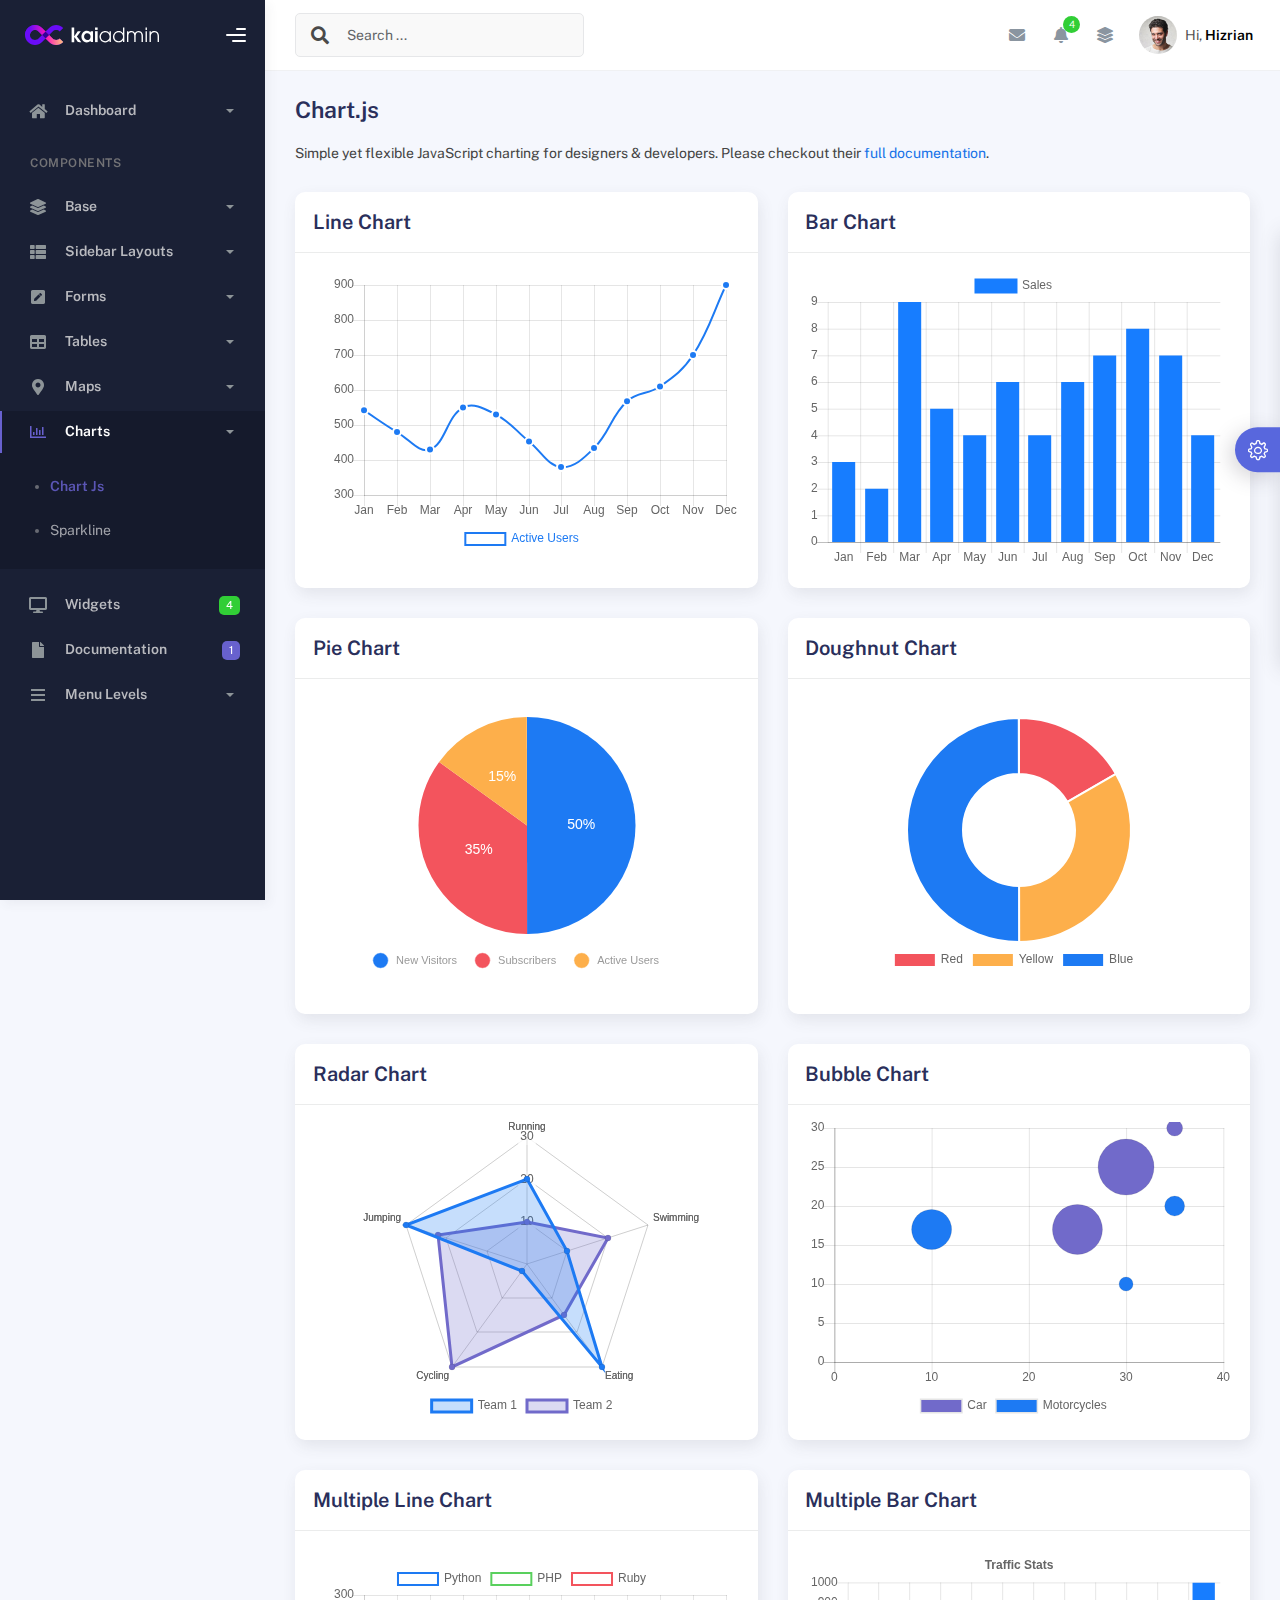
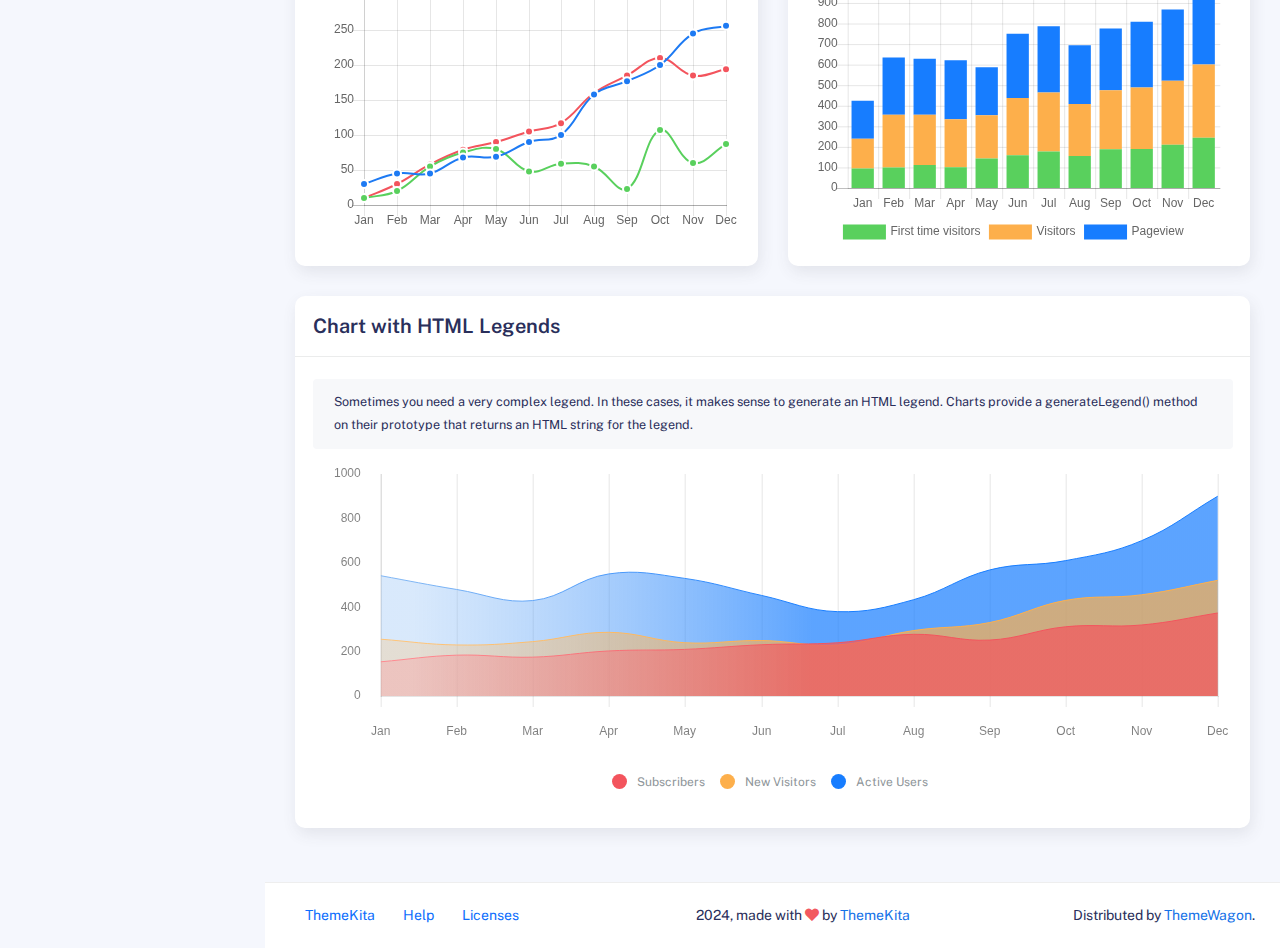
<file: loginnn/adm5/charts/charts.html>
<!DOCTYPE html>
<html lang="en">
  <head>
    <meta http-equiv="X-UA-Compatible" content="IE=edge" />
    <title>Charts - Kaiadmin Bootstrap 5 Admin Dashboard</title>
    <meta
      content="width=device-width, initial-scale=1.0, shrink-to-fit=no"
      name="viewport"
    />
    <link
      rel="icon"
      href="../assets/img/kaiadmin/favicon.ico"
      type="image/x-icon"
    />

    <!-- Fonts and icons -->
    <script src="../assets/js/plugin/webfont/webfont.min.js"></script>
    <script>
      WebFont.load({
        google: { families: ["Public Sans:300,400,500,600,700"] },
        custom: {
          families: [
            "Font Awesome 5 Solid",
            "Font Awesome 5 Regular",
            "Font Awesome 5 Brands",
            "simple-line-icons",
          ],
          urls: ["../assets/css/fonts.min.css"],
        },
        active: function () {
          sessionStorage.fonts = true;
        },
      });
    </script>

    <!-- CSS Files -->
    <link rel="stylesheet" href="../assets/css/bootstrap.min.css" />
    <link rel="stylesheet" href="../assets/css/plugins.min.css" />
    <link rel="stylesheet" href="../assets/css/kaiadmin.min.css" />

    <!-- CSS Just for demo purpose, don't include it in your project -->
    <link rel="stylesheet" href="../assets/css/demo.css" />
  </head>
  <body>
    <div class="wrapper">
      <!-- Sidebar -->
      <div class="sidebar" data-background-color="dark">
        <div class="sidebar-logo">
          <!-- Logo Header -->
          <div class="logo-header" data-background-color="dark">
            <a href="../index.html" class="logo">
              <img
                src="../assets/img/kaiadmin/logo_light.svg"
                alt="navbar brand"
                class="navbar-brand"
                height="20"
              />
            </a>
            <div class="nav-toggle">
              <button class="btn btn-toggle toggle-sidebar">
                <i class="gg-menu-right"></i>
              </button>
              <button class="btn btn-toggle sidenav-toggler">
                <i class="gg-menu-left"></i>
              </button>
            </div>
            <button class="topbar-toggler more">
              <i class="gg-more-vertical-alt"></i>
            </button>
          </div>
          <!-- End Logo Header -->
        </div>
        <div class="sidebar-wrapper scrollbar scrollbar-inner">
          <div class="sidebar-content">
            <ul class="nav nav-secondary">
              <li class="nav-item">
                <a
                  data-bs-toggle="collapse"
                  href="#dashboard"
                  class="collapsed"
                  aria-expanded="false"
                >
                  <i class="fas fa-home"></i>
                  <p>Dashboard</p>
                  <span class="caret"></span>
                </a>
                <div class="collapse" id="dashboard">
                  <ul class="nav nav-collapse">
                    <li>
                      <a href="../../demo1/index.html">
                        <span class="sub-item">Dashboard 1</span>
                      </a>
                    </li>
                  </ul>
                </div>
              </li>
              <li class="nav-section">
                <span class="sidebar-mini-icon">
                  <i class="fa fa-ellipsis-h"></i>
                </span>
                <h4 class="text-section">Components</h4>
              </li>
              <li class="nav-item">
                <a data-bs-toggle="collapse" href="#base">
                  <i class="fas fa-layer-group"></i>
                  <p>Base</p>
                  <span class="caret"></span>
                </a>
                <div class="collapse" id="base">
                  <ul class="nav nav-collapse">
                    <li>
                      <a href="../components/avatars.html">
                        <span class="sub-item">Avatars</span>
                      </a>
                    </li>
                    <li>
                      <a href="../components/buttons.html">
                        <span class="sub-item">Buttons</span>
                      </a>
                    </li>
                    <li>
                      <a href="../components/gridsystem.html">
                        <span class="sub-item">Grid System</span>
                      </a>
                    </li>
                    <li>
                      <a href="../components/panels.html">
                        <span class="sub-item">Panels</span>
                      </a>
                    </li>
                    <li>
                      <a href="../components/notifications.html">
                        <span class="sub-item">Notifications</span>
                      </a>
                    </li>
                    <li>
                      <a href="../components/sweetalert.html">
                        <span class="sub-item">Sweet Alert</span>
                      </a>
                    </li>
                    <li>
                      <a href="../components/font-awesome-icons.html">
                        <span class="sub-item">Font Awesome Icons</span>
                      </a>
                    </li>
                    <li>
                      <a href="../components/simple-line-icons.html">
                        <span class="sub-item">Simple Line Icons</span>
                      </a>
                    </li>
                    <li>
                      <a href="../components/typography.html">
                        <span class="sub-item">Typography</span>
                      </a>
                    </li>
                  </ul>
                </div>
              </li>
              <li class="nav-item">
                <a data-bs-toggle="collapse" href="#sidebarLayouts">
                  <i class="fas fa-th-list"></i>
                  <p>Sidebar Layouts</p>
                  <span class="caret"></span>
                </a>
                <div class="collapse" id="sidebarLayouts">
                  <ul class="nav nav-collapse">
                    <li>
                      <a href="../sidebar-style-2.html">
                        <span class="sub-item">Sidebar Style 2</span>
                      </a>
                    </li>
                    <li>
                      <a href="../icon-menu.html">
                        <span class="sub-item">Icon Menu</span>
                      </a>
                    </li>
                  </ul>
                </div>
              </li>
              <li class="nav-item">
                <a data-bs-toggle="collapse" href="#forms">
                  <i class="fas fa-pen-square"></i>
                  <p>Forms</p>
                  <span class="caret"></span>
                </a>
                <div class="collapse" id="forms">
                  <ul class="nav nav-collapse">
                    <li>
                      <a href="../forms/forms.html">
                        <span class="sub-item">Basic Form</span>
                      </a>
                    </li>
                  </ul>
                </div>
              </li>
              <li class="nav-item">
                <a data-bs-toggle="collapse" href="#tables">
                  <i class="fas fa-table"></i>
                  <p>Tables</p>
                  <span class="caret"></span>
                </a>
                <div class="collapse" id="tables">
                  <ul class="nav nav-collapse">
                    <li>
                      <a href="../tables/tables.html">
                        <span class="sub-item">Basic Table</span>
                      </a>
                    </li>
                    <li>
                      <a href="../tables/datatables.html">
                        <span class="sub-item">Datatables</span>
                      </a>
                    </li>
                  </ul>
                </div>
              </li>
              <li class="nav-item">
                <a data-bs-toggle="collapse" href="#maps">
                  <i class="fas fa-map-marker-alt"></i>
                  <p>Maps</p>
                  <span class="caret"></span>
                </a>
                <div class="collapse" id="maps">
                  <ul class="nav nav-collapse">
                    <li>
                      <a href="../maps/googlemaps.html">
                        <span class="sub-item">Google Maps</span>
                      </a>
                    </li>
                    <li>
                      <a href="../maps/jsvectormap.html">
                        <span class="sub-item">Jsvectormap</span>
                      </a>
                    </li>
                  </ul>
                </div>
              </li>
              <li class="nav-item active submenu">
                <a data-bs-toggle="collapse" href="#charts">
                  <i class="far fa-chart-bar"></i>
                  <p>Charts</p>
                  <span class="caret"></span>
                </a>
                <div class="collapse show" id="charts">
                  <ul class="nav nav-collapse">
                    <li class="active">
                      <a href="../charts/charts.html">
                        <span class="sub-item">Chart Js</span>
                      </a>
                    </li>
                    <li>
                      <a href="../charts/sparkline.html">
                        <span class="sub-item">Sparkline</span>
                      </a>
                    </li>
                  </ul>
                </div>
              </li>
              <li class="nav-item">
                <a href="../widgets.html">
                  <i class="fas fa-desktop"></i>
                  <p>Widgets</p>
                  <span class="badge badge-success">4</span>
                </a>
              </li>
              <li class="nav-item">
                <a href="../../../documentation/index.html">
                  <i class="fas fa-file"></i>
                  <p>Documentation</p>
                  <span class="badge badge-secondary">1</span>
                </a>
              </li>
              <li class="nav-item">
                <a data-bs-toggle="collapse" href="#submenu">
                  <i class="fas fa-bars"></i>
                  <p>Menu Levels</p>
                  <span class="caret"></span>
                </a>
                <div class="collapse" id="submenu">
                  <ul class="nav nav-collapse">
                    <li>
                      <a data-bs-toggle="collapse" href="#subnav1">
                        <span class="sub-item">Level 1</span>
                        <span class="caret"></span>
                      </a>
                      <div class="collapse" id="subnav1">
                        <ul class="nav nav-collapse subnav">
                          <li>
                            <a href="#">
                              <span class="sub-item">Level 2</span>
                            </a>
                          </li>
                          <li>
                            <a href="#">
                              <span class="sub-item">Level 2</span>
                            </a>
                          </li>
                        </ul>
                      </div>
                    </li>
                    <li>
                      <a data-bs-toggle="collapse" href="#subnav2">
                        <span class="sub-item">Level 1</span>
                        <span class="caret"></span>
                      </a>
                      <div class="collapse" id="subnav2">
                        <ul class="nav nav-collapse subnav">
                          <li>
                            <a href="#">
                              <span class="sub-item">Level 2</span>
                            </a>
                          </li>
                        </ul>
                      </div>
                    </li>
                    <li>
                      <a href="#">
                        <span class="sub-item">Level 1</span>
                      </a>
                    </li>
                  </ul>
                </div>
              </li>
            </ul>
          </div>
        </div>
      </div>
      <!-- End Sidebar -->

      <div class="main-panel">
        <div class="main-header">
          <div class="main-header-logo">
            <!-- Logo Header -->
            <div class="logo-header" data-background-color="dark">
              <a href="../index.html" class="logo">
                <img
                  src="../assets/img/kaiadmin/logo_light.svg"
                  alt="navbar brand"
                  class="navbar-brand"
                  height="20"
                />
              </a>
              <div class="nav-toggle">
                <button class="btn btn-toggle toggle-sidebar">
                  <i class="gg-menu-right"></i>
                </button>
                <button class="btn btn-toggle sidenav-toggler">
                  <i class="gg-menu-left"></i>
                </button>
              </div>
              <button class="topbar-toggler more">
                <i class="gg-more-vertical-alt"></i>
              </button>
            </div>
            <!-- End Logo Header -->
          </div>
          <!-- Navbar Header -->
          <nav
            class="navbar navbar-header navbar-header-transparent navbar-expand-lg border-bottom"
          >
            <div class="container-fluid">
              <nav
                class="navbar navbar-header-left navbar-expand-lg navbar-form nav-search p-0 d-none d-lg-flex"
              >
                <div class="input-group">
                  <div class="input-group-prepend">
                    <button type="submit" class="btn btn-search pe-1">
                      <i class="fa fa-search search-icon"></i>
                    </button>
                  </div>
                  <input
                    type="text"
                    placeholder="Search ..."
                    class="form-control"
                  />
                </div>
              </nav>

              <ul class="navbar-nav topbar-nav ms-md-auto align-items-center">
                <li
                  class="nav-item topbar-icon dropdown hidden-caret d-flex d-lg-none"
                >
                  <a
                    class="nav-link dropdown-toggle"
                    data-bs-toggle="dropdown"
                    href="#"
                    role="button"
                    aria-expanded="false"
                    aria-haspopup="true"
                  >
                    <i class="fa fa-search"></i>
                  </a>
                  <ul class="dropdown-menu dropdown-search animated fadeIn">
                    <form class="navbar-left navbar-form nav-search">
                      <div class="input-group">
                        <input
                          type="text"
                          placeholder="Search ..."
                          class="form-control"
                        />
                      </div>
                    </form>
                  </ul>
                </li>
                <li class="nav-item topbar-icon dropdown hidden-caret">
                  <a
                    class="nav-link dropdown-toggle"
                    href="#"
                    id="messageDropdown"
                    role="button"
                    data-bs-toggle="dropdown"
                    aria-haspopup="true"
                    aria-expanded="false"
                  >
                    <i class="fa fa-envelope"></i>
                  </a>
                  <ul
                    class="dropdown-menu messages-notif-box animated fadeIn"
                    aria-labelledby="messageDropdown"
                  >
                    <li>
                      <div
                        class="dropdown-title d-flex justify-content-between align-items-center"
                      >
                        Messages
                        <a href="#" class="small">Mark all as read</a>
                      </div>
                    </li>
                    <li>
                      <div class="message-notif-scroll scrollbar-outer">
                        <div class="notif-center">
                          <a href="#">
                            <div class="notif-img">
                              <img
                                src="../assets/img/jm_denis.jpg"
                                alt="Img Profile"
                              />
                            </div>
                            <div class="notif-content">
                              <span class="subject">Jimmy Denis</span>
                              <span class="block"> How are you ? </span>
                              <span class="time">5 minutes ago</span>
                            </div>
                          </a>
                          <a href="#">
                            <div class="notif-img">
                              <img
                                src="../assets/img/chadengle.jpg"
                                alt="Img Profile"
                              />
                            </div>
                            <div class="notif-content">
                              <span class="subject">Chad</span>
                              <span class="block"> Ok, Thanks ! </span>
                              <span class="time">12 minutes ago</span>
                            </div>
                          </a>
                          <a href="#">
                            <div class="notif-img">
                              <img
                                src="../assets/img/mlane.jpg"
                                alt="Img Profile"
                              />
                            </div>
                            <div class="notif-content">
                              <span class="subject">Jhon Doe</span>
                              <span class="block">
                                Ready for the meeting today...
                              </span>
                              <span class="time">12 minutes ago</span>
                            </div>
                          </a>
                          <a href="#">
                            <div class="notif-img">
                              <img
                                src="../assets/img/talha.jpg"
                                alt="Img Profile"
                              />
                            </div>
                            <div class="notif-content">
                              <span class="subject">Talha</span>
                              <span class="block"> Hi, Apa Kabar ? </span>
                              <span class="time">17 minutes ago</span>
                            </div>
                          </a>
                        </div>
                      </div>
                    </li>
                    <li>
                      <a class="see-all" href="javascript:void(0);"
                        >See all messages<i class="fa fa-angle-right"></i>
                      </a>
                    </li>
                  </ul>
                </li>
                <li class="nav-item topbar-icon dropdown hidden-caret">
                  <a
                    class="nav-link dropdown-toggle"
                    href="#"
                    id="notifDropdown"
                    role="button"
                    data-bs-toggle="dropdown"
                    aria-haspopup="true"
                    aria-expanded="false"
                  >
                    <i class="fa fa-bell"></i>
                    <span class="notification">4</span>
                  </a>
                  <ul
                    class="dropdown-menu notif-box animated fadeIn"
                    aria-labelledby="notifDropdown"
                  >
                    <li>
                      <div class="dropdown-title">
                        You have 4 new notification
                      </div>
                    </li>
                    <li>
                      <div class="notif-scroll scrollbar-outer">
                        <div class="notif-center">
                          <a href="#">
                            <div class="notif-icon notif-primary">
                              <i class="fa fa-user-plus"></i>
                            </div>
                            <div class="notif-content">
                              <span class="block"> New user registered </span>
                              <span class="time">5 minutes ago</span>
                            </div>
                          </a>
                          <a href="#">
                            <div class="notif-icon notif-success">
                              <i class="fa fa-comment"></i>
                            </div>
                            <div class="notif-content">
                              <span class="block">
                                Rahmad commented on Admin
                              </span>
                              <span class="time">12 minutes ago</span>
                            </div>
                          </a>
                          <a href="#">
                            <div class="notif-img">
                              <img
                                src="../assets/img/profile2.jpg"
                                alt="Img Profile"
                              />
                            </div>
                            <div class="notif-content">
                              <span class="block">
                                Reza send messages to you
                              </span>
                              <span class="time">12 minutes ago</span>
                            </div>
                          </a>
                          <a href="#">
                            <div class="notif-icon notif-danger">
                              <i class="fa fa-heart"></i>
                            </div>
                            <div class="notif-content">
                              <span class="block"> Farrah liked Admin </span>
                              <span class="time">17 minutes ago</span>
                            </div>
                          </a>
                        </div>
                      </div>
                    </li>
                    <li>
                      <a class="see-all" href="javascript:void(0);"
                        >See all notifications<i class="fa fa-angle-right"></i>
                      </a>
                    </li>
                  </ul>
                </li>
                <li class="nav-item topbar-icon dropdown hidden-caret">
                  <a
                    class="nav-link"
                    data-bs-toggle="dropdown"
                    href="#"
                    aria-expanded="false"
                  >
                    <i class="fas fa-layer-group"></i>
                  </a>
                  <div class="dropdown-menu quick-actions animated fadeIn">
                    <div class="quick-actions-header">
                      <span class="title mb-1">Quick Actions</span>
                      <span class="subtitle op-7">Shortcuts</span>
                    </div>
                    <div class="quick-actions-scroll scrollbar-outer">
                      <div class="quick-actions-items">
                        <div class="row m-0">
                          <a class="col-6 col-md-4 p-0" href="#">
                            <div class="quick-actions-item">
                              <div class="avatar-item bg-danger rounded-circle">
                                <i class="far fa-calendar-alt"></i>
                              </div>
                              <span class="text">Calendar</span>
                            </div>
                          </a>
                          <a class="col-6 col-md-4 p-0" href="#">
                            <div class="quick-actions-item">
                              <div
                                class="avatar-item bg-warning rounded-circle"
                              >
                                <i class="fas fa-map"></i>
                              </div>
                              <span class="text">Maps</span>
                            </div>
                          </a>
                          <a class="col-6 col-md-4 p-0" href="#">
                            <div class="quick-actions-item">
                              <div class="avatar-item bg-info rounded-circle">
                                <i class="fas fa-file-excel"></i>
                              </div>
                              <span class="text">Reports</span>
                            </div>
                          </a>
                          <a class="col-6 col-md-4 p-0" href="#">
                            <div class="quick-actions-item">
                              <div
                                class="avatar-item bg-success rounded-circle"
                              >
                                <i class="fas fa-envelope"></i>
                              </div>
                              <span class="text">Emails</span>
                            </div>
                          </a>
                          <a class="col-6 col-md-4 p-0" href="#">
                            <div class="quick-actions-item">
                              <div
                                class="avatar-item bg-primary rounded-circle"
                              >
                                <i class="fas fa-file-invoice-dollar"></i>
                              </div>
                              <span class="text">Invoice</span>
                            </div>
                          </a>
                          <a class="col-6 col-md-4 p-0" href="#">
                            <div class="quick-actions-item">
                              <div
                                class="avatar-item bg-secondary rounded-circle"
                              >
                                <i class="fas fa-credit-card"></i>
                              </div>
                              <span class="text">Payments</span>
                            </div>
                          </a>
                        </div>
                      </div>
                    </div>
                  </div>
                </li>

                <li class="nav-item topbar-user dropdown hidden-caret">
                  <a
                    class="dropdown-toggle profile-pic"
                    data-bs-toggle="dropdown"
                    href="#"
                    aria-expanded="false"
                  >
                    <div class="avatar-sm">
                      <img
                        src="../assets/img/profile.jpg"
                        alt="..."
                        class="avatar-img rounded-circle"
                      />
                    </div>
                    <span class="profile-username">
                      <span class="op-7">Hi,</span>
                      <span class="fw-bold">Hizrian</span>
                    </span>
                  </a>
                  <ul class="dropdown-menu dropdown-user animated fadeIn">
                    <div class="dropdown-user-scroll scrollbar-outer">
                      <li>
                        <div class="user-box">
                          <div class="avatar-lg">
                            <img
                              src="../assets/img/profile.jpg"
                              alt="image profile"
                              class="avatar-img rounded"
                            />
                          </div>
                          <div class="u-text">
                            <h4>Hizrian</h4>
                            <p class="text-muted">hello@example.com</p>
                            <a
                              href="profile.html"
                              class="btn btn-xs btn-secondary btn-sm"
                              >View Profile</a
                            >
                          </div>
                        </div>
                      </li>
                      <li>
                        <div class="dropdown-divider"></div>
                        <a class="dropdown-item" href="#">My Profile</a>
                        <a class="dropdown-item" href="#">My Balance</a>
                        <a class="dropdown-item" href="#">Inbox</a>
                        <div class="dropdown-divider"></div>
                        <a class="dropdown-item" href="#">Account Setting</a>
                        <div class="dropdown-divider"></div>
                        <a class="dropdown-item" href="#">Logout</a>
                      </li>
                    </div>
                  </ul>
                </li>
              </ul>
            </div>
          </nav>
          <!-- End Navbar -->
        </div>

        <div class="container">
          <div class="page-inner">
            <h3 class="fw-bold mb-3">Chart.js</h3>
            <div class="page-category">
              Simple yet flexible JavaScript charting for designers &
              developers. Please checkout their
              <a href="http://www.chartjs.org/" target="_blank"
                >full documentation</a
              >.
            </div>
            <div class="row">
              <div class="col-md-6">
                <div class="card">
                  <div class="card-header">
                    <div class="card-title">Line Chart</div>
                  </div>
                  <div class="card-body">
                    <div class="chart-container">
                      <canvas id="lineChart"></canvas>
                    </div>
                  </div>
                </div>
              </div>
              <div class="col-md-6">
                <div class="card">
                  <div class="card-header">
                    <div class="card-title">Bar Chart</div>
                  </div>
                  <div class="card-body">
                    <div class="chart-container">
                      <canvas id="barChart"></canvas>
                    </div>
                  </div>
                </div>
              </div>
              <div class="col-md-6">
                <div class="card">
                  <div class="card-header">
                    <div class="card-title">Pie Chart</div>
                  </div>
                  <div class="card-body">
                    <div class="chart-container">
                      <canvas
                        id="pieChart"
                        style="width: 50%; height: 50%"
                      ></canvas>
                    </div>
                  </div>
                </div>
              </div>
              <div class="col-md-6">
                <div class="card">
                  <div class="card-header">
                    <div class="card-title">Doughnut Chart</div>
                  </div>
                  <div class="card-body">
                    <div class="chart-container">
                      <canvas
                        id="doughnutChart"
                        style="width: 50%; height: 50%"
                      ></canvas>
                    </div>
                  </div>
                </div>
              </div>
              <div class="col-md-6">
                <div class="card">
                  <div class="card-header">
                    <div class="card-title">Radar Chart</div>
                  </div>
                  <div class="card-body">
                    <div class="chart-container">
                      <canvas id="radarChart"></canvas>
                    </div>
                  </div>
                </div>
              </div>
              <div class="col-md-6">
                <div class="card">
                  <div class="card-header">
                    <div class="card-title">Bubble Chart</div>
                  </div>
                  <div class="card-body">
                    <div class="chart-container">
                      <canvas id="bubbleChart"></canvas>
                    </div>
                  </div>
                </div>
              </div>
              <div class="col-md-6">
                <div class="card">
                  <div class="card-header">
                    <div class="card-title">Multiple Line Chart</div>
                  </div>
                  <div class="card-body">
                    <div class="chart-container">
                      <canvas id="multipleLineChart"></canvas>
                    </div>
                  </div>
                </div>
              </div>
              <div class="col-md-6">
                <div class="card">
                  <div class="card-header">
                    <div class="card-title">Multiple Bar Chart</div>
                  </div>
                  <div class="card-body">
                    <div class="chart-container">
                      <canvas id="multipleBarChart"></canvas>
                    </div>
                  </div>
                </div>
              </div>
              <div class="col-md-12">
                <div class="card">
                  <div class="card-header">
                    <div class="card-title">Chart with HTML Legends</div>
                  </div>
                  <div class="card-body">
                    <div class="card-sub">
                      Sometimes you need a very complex legend. In these cases,
                      it makes sense to generate an HTML legend. Charts provide
                      a generateLegend() method on their prototype that returns
                      an HTML string for the legend.
                    </div>
                    <div class="chart-container">
                      <canvas id="htmlLegendsChart"></canvas>
                    </div>
                    <div id="myChartLegend"></div>
                  </div>
                </div>
              </div>
            </div>
          </div>
        </div>

        <footer class="footer">
          <div class="container-fluid d-flex justify-content-between">
            <nav class="pull-left">
              <ul class="nav">
                <li class="nav-item">
                  <a class="nav-link" href="http://www.themekita.com">
                    ThemeKita
                  </a>
                </li>
                <li class="nav-item">
                  <a class="nav-link" href="#"> Help </a>
                </li>
                <li class="nav-item">
                  <a class="nav-link" href="#"> Licenses </a>
                </li>
              </ul>
            </nav>
            <div class="copyright">
              2024, made with <i class="fa fa-heart heart text-danger"></i> by
              <a href="http://www.themekita.com">ThemeKita</a>
            </div>
            <div>
              Distributed by
              <a target="_blank" href="https://themewagon.com/">ThemeWagon</a>.
            </div>
          </div>
        </footer>
      </div>

      <!-- Custom template | don't include it in your project! -->
      <div class="custom-template">
        <div class="title">Settings</div>
        <div class="custom-content">
          <div class="switcher">
            <div class="switch-block">
              <h4>Logo Header</h4>
              <div class="btnSwitch">
                <button
                  type="button"
                  class="selected changeLogoHeaderColor"
                  data-color="dark"
                ></button>
                <button
                  type="button"
                  class="selected changeLogoHeaderColor"
                  data-color="blue"
                ></button>
                <button
                  type="button"
                  class="changeLogoHeaderColor"
                  data-color="purple"
                ></button>
                <button
                  type="button"
                  class="changeLogoHeaderColor"
                  data-color="light-blue"
                ></button>
                <button
                  type="button"
                  class="changeLogoHeaderColor"
                  data-color="green"
                ></button>
                <button
                  type="button"
                  class="changeLogoHeaderColor"
                  data-color="orange"
                ></button>
                <button
                  type="button"
                  class="changeLogoHeaderColor"
                  data-color="red"
                ></button>
                <button
                  type="button"
                  class="changeLogoHeaderColor"
                  data-color="white"
                ></button>
                <br />
                <button
                  type="button"
                  class="changeLogoHeaderColor"
                  data-color="dark2"
                ></button>
                <button
                  type="button"
                  class="changeLogoHeaderColor"
                  data-color="blue2"
                ></button>
                <button
                  type="button"
                  class="changeLogoHeaderColor"
                  data-color="purple2"
                ></button>
                <button
                  type="button"
                  class="changeLogoHeaderColor"
                  data-color="light-blue2"
                ></button>
                <button
                  type="button"
                  class="changeLogoHeaderColor"
                  data-color="green2"
                ></button>
                <button
                  type="button"
                  class="changeLogoHeaderColor"
                  data-color="orange2"
                ></button>
                <button
                  type="button"
                  class="changeLogoHeaderColor"
                  data-color="red2"
                ></button>
              </div>
            </div>
            <div class="switch-block">
              <h4>Navbar Header</h4>
              <div class="btnSwitch">
                <button
                  type="button"
                  class="changeTopBarColor"
                  data-color="dark"
                ></button>
                <button
                  type="button"
                  class="changeTopBarColor"
                  data-color="blue"
                ></button>
                <button
                  type="button"
                  class="changeTopBarColor"
                  data-color="purple"
                ></button>
                <button
                  type="button"
                  class="changeTopBarColor"
                  data-color="light-blue"
                ></button>
                <button
                  type="button"
                  class="changeTopBarColor"
                  data-color="green"
                ></button>
                <button
                  type="button"
                  class="changeTopBarColor"
                  data-color="orange"
                ></button>
                <button
                  type="button"
                  class="changeTopBarColor"
                  data-color="red"
                ></button>
                <button
                  type="button"
                  class="changeTopBarColor"
                  data-color="white"
                ></button>
                <br />
                <button
                  type="button"
                  class="changeTopBarColor"
                  data-color="dark2"
                ></button>
                <button
                  type="button"
                  class="selected changeTopBarColor"
                  data-color="blue2"
                ></button>
                <button
                  type="button"
                  class="changeTopBarColor"
                  data-color="purple2"
                ></button>
                <button
                  type="button"
                  class="changeTopBarColor"
                  data-color="light-blue2"
                ></button>
                <button
                  type="button"
                  class="changeTopBarColor"
                  data-color="green2"
                ></button>
                <button
                  type="button"
                  class="changeTopBarColor"
                  data-color="orange2"
                ></button>
                <button
                  type="button"
                  class="changeTopBarColor"
                  data-color="red2"
                ></button>
              </div>
            </div>
            <div class="switch-block">
              <h4>Sidebar</h4>
              <div class="btnSwitch">
                <button
                  type="button"
                  class="selected changeSideBarColor"
                  data-color="white"
                ></button>
                <button
                  type="button"
                  class="changeSideBarColor"
                  data-color="dark"
                ></button>
                <button
                  type="button"
                  class="changeSideBarColor"
                  data-color="dark2"
                ></button>
              </div>
            </div>
          </div>
        </div>
        <div class="custom-toggle">
          <i class="icon-settings"></i>
        </div>
      </div>
      <!-- End Custom template -->
    </div>
    <!--   Core JS Files   -->
    <script src="../assets/js/core/jquery-3.7.1.min.js"></script>
    <script src="../assets/js/core/popper.min.js"></script>
    <script src="../assets/js/core/bootstrap.min.js"></script>
    <!-- Chart JS -->
    <script src="../assets/js/plugin/chart.js/chart.min.js"></script>
    <!-- jQuery Scrollbar -->
    <script src="../assets/js/plugin/jquery-scrollbar/jquery.scrollbar.min.js"></script>
    <!-- Kaiadmin JS -->
    <script src="../assets/js/kaiadmin.min.js"></script>
    <!-- Kaiadmin DEMO methods, don't include it in your project! -->
    <script src="../assets/js/setting-demo2.js"></script>
    <script>
      var lineChart = document.getElementById("lineChart").getContext("2d"),
        barChart = document.getElementById("barChart").getContext("2d"),
        pieChart = document.getElementById("pieChart").getContext("2d"),
        doughnutChart = document
          .getElementById("doughnutChart")
          .getContext("2d"),
        radarChart = document.getElementById("radarChart").getContext("2d"),
        bubbleChart = document.getElementById("bubbleChart").getContext("2d"),
        multipleLineChart = document
          .getElementById("multipleLineChart")
          .getContext("2d"),
        multipleBarChart = document
          .getElementById("multipleBarChart")
          .getContext("2d"),
        htmlLegendsChart = document
          .getElementById("htmlLegendsChart")
          .getContext("2d");

      var myLineChart = new Chart(lineChart, {
        type: "line",
        data: {
          labels: [
            "Jan",
            "Feb",
            "Mar",
            "Apr",
            "May",
            "Jun",
            "Jul",
            "Aug",
            "Sep",
            "Oct",
            "Nov",
            "Dec",
          ],
          datasets: [
            {
              label: "Active Users",
              borderColor: "#1d7af3",
              pointBorderColor: "#FFF",
              pointBackgroundColor: "#1d7af3",
              pointBorderWidth: 2,
              pointHoverRadius: 4,
              pointHoverBorderWidth: 1,
              pointRadius: 4,
              backgroundColor: "transparent",
              fill: true,
              borderWidth: 2,
              data: [
                542, 480, 430, 550, 530, 453, 380, 434, 568, 610, 700, 900,
              ],
            },
          ],
        },
        options: {
          responsive: true,
          maintainAspectRatio: false,
          legend: {
            position: "bottom",
            labels: {
              padding: 10,
              fontColor: "#1d7af3",
            },
          },
          tooltips: {
            bodySpacing: 4,
            mode: "nearest",
            intersect: 0,
            position: "nearest",
            xPadding: 10,
            yPadding: 10,
            caretPadding: 10,
          },
          layout: {
            padding: { left: 15, right: 15, top: 15, bottom: 15 },
          },
        },
      });

      var myBarChart = new Chart(barChart, {
        type: "bar",
        data: {
          labels: [
            "Jan",
            "Feb",
            "Mar",
            "Apr",
            "May",
            "Jun",
            "Jul",
            "Aug",
            "Sep",
            "Oct",
            "Nov",
            "Dec",
          ],
          datasets: [
            {
              label: "Sales",
              backgroundColor: "rgb(23, 125, 255)",
              borderColor: "rgb(23, 125, 255)",
              data: [3, 2, 9, 5, 4, 6, 4, 6, 7, 8, 7, 4],
            },
          ],
        },
        options: {
          responsive: true,
          maintainAspectRatio: false,
          scales: {
            yAxes: [
              {
                ticks: {
                  beginAtZero: true,
                },
              },
            ],
          },
        },
      });

      var myPieChart = new Chart(pieChart, {
        type: "pie",
        data: {
          datasets: [
            {
              data: [50, 35, 15],
              backgroundColor: ["#1d7af3", "#f3545d", "#fdaf4b"],
              borderWidth: 0,
            },
          ],
          labels: ["New Visitors", "Subscribers", "Active Users"],
        },
        options: {
          responsive: true,
          maintainAspectRatio: false,
          legend: {
            position: "bottom",
            labels: {
              fontColor: "rgb(154, 154, 154)",
              fontSize: 11,
              usePointStyle: true,
              padding: 20,
            },
          },
          pieceLabel: {
            render: "percentage",
            fontColor: "white",
            fontSize: 14,
          },
          tooltips: false,
          layout: {
            padding: {
              left: 20,
              right: 20,
              top: 20,
              bottom: 20,
            },
          },
        },
      });

      var myDoughnutChart = new Chart(doughnutChart, {
        type: "doughnut",
        data: {
          datasets: [
            {
              data: [10, 20, 30],
              backgroundColor: ["#f3545d", "#fdaf4b", "#1d7af3"],
            },
          ],

          labels: ["Red", "Yellow", "Blue"],
        },
        options: {
          responsive: true,
          maintainAspectRatio: false,
          legend: {
            position: "bottom",
          },
          layout: {
            padding: {
              left: 20,
              right: 20,
              top: 20,
              bottom: 20,
            },
          },
        },
      });

      var myRadarChart = new Chart(radarChart, {
        type: "radar",
        data: {
          labels: ["Running", "Swimming", "Eating", "Cycling", "Jumping"],
          datasets: [
            {
              data: [20, 10, 30, 2, 30],
              borderColor: "#1d7af3",
              backgroundColor: "rgba(29, 122, 243, 0.25)",
              pointBackgroundColor: "#1d7af3",
              pointHoverRadius: 4,
              pointRadius: 3,
              label: "Team 1",
            },
            {
              data: [10, 20, 15, 30, 22],
              borderColor: "#716aca",
              backgroundColor: "rgba(113, 106, 202, 0.25)",
              pointBackgroundColor: "#716aca",
              pointHoverRadius: 4,
              pointRadius: 3,
              label: "Team 2",
            },
          ],
        },
        options: {
          responsive: true,
          maintainAspectRatio: false,
          legend: {
            position: "bottom",
          },
        },
      });

      var myBubbleChart = new Chart(bubbleChart, {
        type: "bubble",
        data: {
          datasets: [
            {
              label: "Car",
              data: [
                { x: 25, y: 17, r: 25 },
                { x: 30, y: 25, r: 28 },
                { x: 35, y: 30, r: 8 },
              ],
              backgroundColor: "#716aca",
            },
            {
              label: "Motorcycles",
              data: [
                { x: 10, y: 17, r: 20 },
                { x: 30, y: 10, r: 7 },
                { x: 35, y: 20, r: 10 },
              ],
              backgroundColor: "#1d7af3",
            },
          ],
        },
        options: {
          responsive: true,
          maintainAspectRatio: false,
          legend: {
            position: "bottom",
          },
          scales: {
            yAxes: [
              {
                ticks: {
                  beginAtZero: true,
                },
              },
            ],
            xAxes: [
              {
                ticks: {
                  beginAtZero: true,
                },
              },
            ],
          },
        },
      });

      var myMultipleLineChart = new Chart(multipleLineChart, {
        type: "line",
        data: {
          labels: [
            "Jan",
            "Feb",
            "Mar",
            "Apr",
            "May",
            "Jun",
            "Jul",
            "Aug",
            "Sep",
            "Oct",
            "Nov",
            "Dec",
          ],
          datasets: [
            {
              label: "Python",
              borderColor: "#1d7af3",
              pointBorderColor: "#FFF",
              pointBackgroundColor: "#1d7af3",
              pointBorderWidth: 2,
              pointHoverRadius: 4,
              pointHoverBorderWidth: 1,
              pointRadius: 4,
              backgroundColor: "transparent",
              fill: true,
              borderWidth: 2,
              data: [30, 45, 45, 68, 69, 90, 100, 158, 177, 200, 245, 256],
            },
            {
              label: "PHP",
              borderColor: "#59d05d",
              pointBorderColor: "#FFF",
              pointBackgroundColor: "#59d05d",
              pointBorderWidth: 2,
              pointHoverRadius: 4,
              pointHoverBorderWidth: 1,
              pointRadius: 4,
              backgroundColor: "transparent",
              fill: true,
              borderWidth: 2,
              data: [10, 20, 55, 75, 80, 48, 59, 55, 23, 107, 60, 87],
            },
            {
              label: "Ruby",
              borderColor: "#f3545d",
              pointBorderColor: "#FFF",
              pointBackgroundColor: "#f3545d",
              pointBorderWidth: 2,
              pointHoverRadius: 4,
              pointHoverBorderWidth: 1,
              pointRadius: 4,
              backgroundColor: "transparent",
              fill: true,
              borderWidth: 2,
              data: [10, 30, 58, 79, 90, 105, 117, 160, 185, 210, 185, 194],
            },
          ],
        },
        options: {
          responsive: true,
          maintainAspectRatio: false,
          legend: {
            position: "top",
          },
          tooltips: {
            bodySpacing: 4,
            mode: "nearest",
            intersect: 0,
            position: "nearest",
            xPadding: 10,
            yPadding: 10,
            caretPadding: 10,
          },
          layout: {
            padding: { left: 15, right: 15, top: 15, bottom: 15 },
          },
        },
      });

      var myMultipleBarChart = new Chart(multipleBarChart, {
        type: "bar",
        data: {
          labels: [
            "Jan",
            "Feb",
            "Mar",
            "Apr",
            "May",
            "Jun",
            "Jul",
            "Aug",
            "Sep",
            "Oct",
            "Nov",
            "Dec",
          ],
          datasets: [
            {
              label: "First time visitors",
              backgroundColor: "#59d05d",
              borderColor: "#59d05d",
              data: [95, 100, 112, 101, 144, 159, 178, 156, 188, 190, 210, 245],
            },
            {
              label: "Visitors",
              backgroundColor: "#fdaf4b",
              borderColor: "#fdaf4b",
              data: [
                145, 256, 244, 233, 210, 279, 287, 253, 287, 299, 312, 356,
              ],
            },
            {
              label: "Pageview",
              backgroundColor: "#177dff",
              borderColor: "#177dff",
              data: [
                185, 279, 273, 287, 234, 312, 322, 286, 301, 320, 346, 399,
              ],
            },
          ],
        },
        options: {
          responsive: true,
          maintainAspectRatio: false,
          legend: {
            position: "bottom",
          },
          title: {
            display: true,
            text: "Traffic Stats",
          },
          tooltips: {
            mode: "index",
            intersect: false,
          },
          responsive: true,
          scales: {
            xAxes: [
              {
                stacked: true,
              },
            ],
            yAxes: [
              {
                stacked: true,
              },
            ],
          },
        },
      });

      // Chart with HTML Legends

      var gradientStroke = htmlLegendsChart.createLinearGradient(
        500,
        0,
        100,
        0
      );
      gradientStroke.addColorStop(0, "#177dff");
      gradientStroke.addColorStop(1, "#80b6f4");

      var gradientFill = htmlLegendsChart.createLinearGradient(500, 0, 100, 0);
      gradientFill.addColorStop(0, "rgba(23, 125, 255, 0.7)");
      gradientFill.addColorStop(1, "rgba(128, 182, 244, 0.3)");

      var gradientStroke2 = htmlLegendsChart.createLinearGradient(
        500,
        0,
        100,
        0
      );
      gradientStroke2.addColorStop(0, "#f3545d");
      gradientStroke2.addColorStop(1, "#ff8990");

      var gradientFill2 = htmlLegendsChart.createLinearGradient(500, 0, 100, 0);
      gradientFill2.addColorStop(0, "rgba(243, 84, 93, 0.7)");
      gradientFill2.addColorStop(1, "rgba(255, 137, 144, 0.3)");

      var gradientStroke3 = htmlLegendsChart.createLinearGradient(
        500,
        0,
        100,
        0
      );
      gradientStroke3.addColorStop(0, "#fdaf4b");
      gradientStroke3.addColorStop(1, "#ffc478");

      var gradientFill3 = htmlLegendsChart.createLinearGradient(500, 0, 100, 0);
      gradientFill3.addColorStop(0, "rgba(253, 175, 75, 0.7)");
      gradientFill3.addColorStop(1, "rgba(255, 196, 120, 0.3)");

      var myHtmlLegendsChart = new Chart(htmlLegendsChart, {
        type: "line",
        data: {
          labels: [
            "Jan",
            "Feb",
            "Mar",
            "Apr",
            "May",
            "Jun",
            "Jul",
            "Aug",
            "Sep",
            "Oct",
            "Nov",
            "Dec",
          ],
          datasets: [
            {
              label: "Subscribers",
              borderColor: gradientStroke2,
              pointBackgroundColor: gradientStroke2,
              pointRadius: 0,
              backgroundColor: gradientFill2,
              legendColor: "#f3545d",
              fill: true,
              borderWidth: 1,
              data: [
                154, 184, 175, 203, 210, 231, 240, 278, 252, 312, 320, 374,
              ],
            },
            {
              label: "New Visitors",
              borderColor: gradientStroke3,
              pointBackgroundColor: gradientStroke3,
              pointRadius: 0,
              backgroundColor: gradientFill3,
              legendColor: "#fdaf4b",
              fill: true,
              borderWidth: 1,
              data: [
                256, 230, 245, 287, 240, 250, 230, 295, 331, 431, 456, 521,
              ],
            },
            {
              label: "Active Users",
              borderColor: gradientStroke,
              pointBackgroundColor: gradientStroke,
              pointRadius: 0,
              backgroundColor: gradientFill,
              legendColor: "#177dff",
              fill: true,
              borderWidth: 1,
              data: [
                542, 480, 430, 550, 530, 453, 380, 434, 568, 610, 700, 900,
              ],
            },
          ],
        },
        options: {
          responsive: true,
          maintainAspectRatio: false,
          legend: {
            display: false,
          },
          tooltips: {
            bodySpacing: 4,
            mode: "nearest",
            intersect: 0,
            position: "nearest",
            xPadding: 10,
            yPadding: 10,
            caretPadding: 10,
          },
          layout: {
            padding: { left: 15, right: 15, top: 15, bottom: 15 },
          },
          scales: {
            yAxes: [
              {
                ticks: {
                  fontColor: "rgba(0,0,0,0.5)",
                  fontStyle: "500",
                  beginAtZero: false,
                  maxTicksLimit: 5,
                  padding: 20,
                },
                gridLines: {
                  drawTicks: false,
                  display: false,
                },
              },
            ],
            xAxes: [
              {
                gridLines: {
                  zeroLineColor: "transparent",
                },
                ticks: {
                  padding: 20,
                  fontColor: "rgba(0,0,0,0.5)",
                  fontStyle: "500",
                },
              },
            ],
          },
          legendCallback: function (chart) {
            var text = [];
            text.push('<ul class="' + chart.id + '-legend html-legend">');
            for (var i = 0; i < chart.data.datasets.length; i++) {
              text.push(
                '<li><span style="background-color:' +
                  chart.data.datasets[i].legendColor +
                  '"></span>'
              );
              if (chart.data.datasets[i].label) {
                text.push(chart.data.datasets[i].label);
              }
              text.push("</li>");
            }
            text.push("</ul>");
            return text.join("");
          },
        },
      });

      var myLegendContainer = document.getElementById("myChartLegend");

      // generate HTML legend
      myLegendContainer.innerHTML = myHtmlLegendsChart.generateLegend();

      // bind onClick event to all LI-tags of the legend
      var legendItems = myLegendContainer.getElementsByTagName("li");
      for (var i = 0; i < legendItems.length; i += 1) {
        legendItems[i].addEventListener("click", legendClickCallback, false);
      }
    </script>
  </body>
</html>
</file>
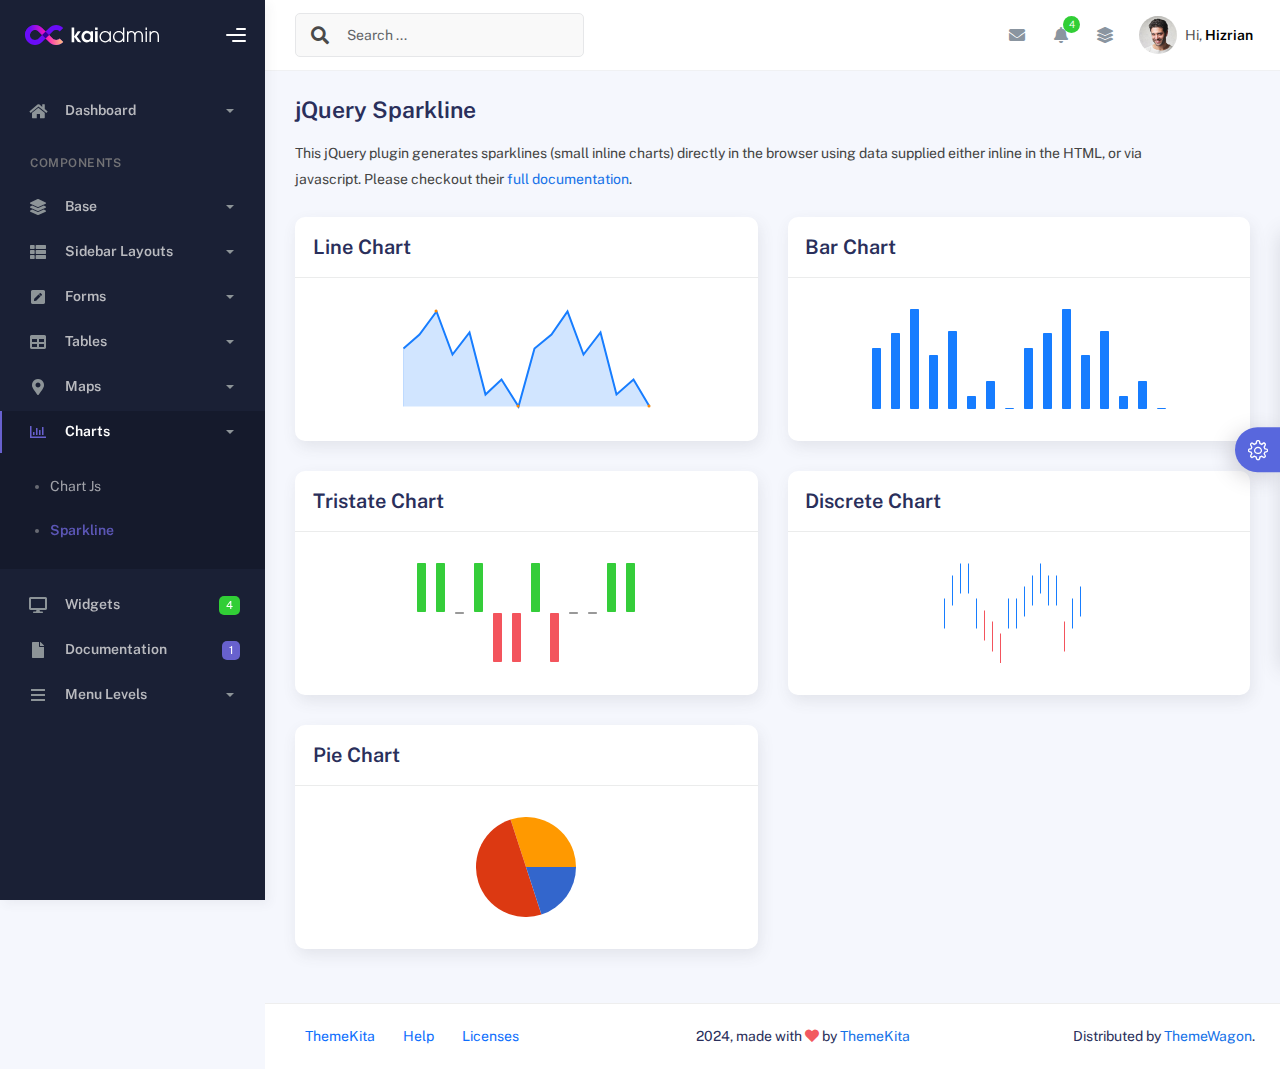
<file: loginnn/adm5/charts/sparkline.html>
<!DOCTYPE html>
<html lang="en">
  <head>
    <meta http-equiv="X-UA-Compatible" content="IE=edge" />
    <title>Sparkline - Kaiadmin Bootstrap 5 Admin Dashboard</title>
    <meta
      content="width=device-width, initial-scale=1.0, shrink-to-fit=no"
      name="viewport"
    />
    <link
      rel="icon"
      href="../assets/img/kaiadmin/favicon.ico"
      type="image/x-icon"
    />

    <!-- Fonts and icons -->
    <script src="../assets/js/plugin/webfont/webfont.min.js"></script>
    <script>
      WebFont.load({
        google: { families: ["Public Sans:300,400,500,600,700"] },
        custom: {
          families: [
            "Font Awesome 5 Solid",
            "Font Awesome 5 Regular",
            "Font Awesome 5 Brands",
            "simple-line-icons",
          ],
          urls: ["../assets/css/fonts.min.css"],
        },
        active: function () {
          sessionStorage.fonts = true;
        },
      });
    </script>

    <!-- CSS Files -->
    <link rel="stylesheet" href="../assets/css/bootstrap.min.css" />
    <link rel="stylesheet" href="../assets/css/plugins.min.css" />
    <link rel="stylesheet" href="../assets/css/kaiadmin.min.css" />

    <!-- CSS Just for demo purpose, don't include it in your project -->
    <link rel="stylesheet" href="../assets/css/demo.css" />
  </head>
  <body>
    <div class="wrapper">
      <!-- Sidebar -->
      <div class="sidebar" data-background-color="dark">
        <div class="sidebar-logo">
          <!-- Logo Header -->
          <div class="logo-header" data-background-color="dark">
            <a href="../index.html" class="logo">
              <img
                src="../assets/img/kaiadmin/logo_light.svg"
                alt="navbar brand"
                class="navbar-brand"
                height="20"
              />
            </a>
            <div class="nav-toggle">
              <button class="btn btn-toggle toggle-sidebar">
                <i class="gg-menu-right"></i>
              </button>
              <button class="btn btn-toggle sidenav-toggler">
                <i class="gg-menu-left"></i>
              </button>
            </div>
            <button class="topbar-toggler more">
              <i class="gg-more-vertical-alt"></i>
            </button>
          </div>
          <!-- End Logo Header -->
        </div>
        <div class="sidebar-wrapper scrollbar scrollbar-inner">
          <div class="sidebar-content">
            <ul class="nav nav-secondary">
              <li class="nav-item">
                <a
                  data-bs-toggle="collapse"
                  href="#dashboard"
                  class="collapsed"
                  aria-expanded="false"
                >
                  <i class="fas fa-home"></i>
                  <p>Dashboard</p>
                  <span class="caret"></span>
                </a>
                <div class="collapse" id="dashboard">
                  <ul class="nav nav-collapse">
                    <li>
                      <a href="../../demo1/index.html">
                        <span class="sub-item">Dashboard 1</span>
                      </a>
                    </li>
                  </ul>
                </div>
              </li>
              <li class="nav-section">
                <span class="sidebar-mini-icon">
                  <i class="fa fa-ellipsis-h"></i>
                </span>
                <h4 class="text-section">Components</h4>
              </li>
              <li class="nav-item">
                <a data-bs-toggle="collapse" href="#base">
                  <i class="fas fa-layer-group"></i>
                  <p>Base</p>
                  <span class="caret"></span>
                </a>
                <div class="collapse" id="base">
                  <ul class="nav nav-collapse">
                    <li>
                      <a href="../components/avatars.html">
                        <span class="sub-item">Avatars</span>
                      </a>
                    </li>
                    <li>
                      <a href="../components/buttons.html">
                        <span class="sub-item">Buttons</span>
                      </a>
                    </li>
                    <li>
                      <a href="../components/gridsystem.html">
                        <span class="sub-item">Grid System</span>
                      </a>
                    </li>
                    <li>
                      <a href="../components/panels.html">
                        <span class="sub-item">Panels</span>
                      </a>
                    </li>
                    <li>
                      <a href="../components/notifications.html">
                        <span class="sub-item">Notifications</span>
                      </a>
                    </li>
                    <li>
                      <a href="../components/sweetalert.html">
                        <span class="sub-item">Sweet Alert</span>
                      </a>
                    </li>
                    <li>
                      <a href="../components/font-awesome-icons.html">
                        <span class="sub-item">Font Awesome Icons</span>
                      </a>
                    </li>
                    <li>
                      <a href="../components/simple-line-icons.html">
                        <span class="sub-item">Simple Line Icons</span>
                      </a>
                    </li>
                    <li>
                      <a href="../components/typography.html">
                        <span class="sub-item">Typography</span>
                      </a>
                    </li>
                  </ul>
                </div>
              </li>
              <li class="nav-item">
                <a data-bs-toggle="collapse" href="#sidebarLayouts">
                  <i class="fas fa-th-list"></i>
                  <p>Sidebar Layouts</p>
                  <span class="caret"></span>
                </a>
                <div class="collapse" id="sidebarLayouts">
                  <ul class="nav nav-collapse">
                    <li>
                      <a href="../sidebar-style-2.html">
                        <span class="sub-item">Sidebar Style 2</span>
                      </a>
                    </li>
                    <li>
                      <a href="../icon-menu.html">
                        <span class="sub-item">Icon Menu</span>
                      </a>
                    </li>
                  </ul>
                </div>
              </li>
              <li class="nav-item">
                <a data-bs-toggle="collapse" href="#forms">
                  <i class="fas fa-pen-square"></i>
                  <p>Forms</p>
                  <span class="caret"></span>
                </a>
                <div class="collapse" id="forms">
                  <ul class="nav nav-collapse">
                    <li>
                      <a href="../forms/forms.html">
                        <span class="sub-item">Basic Form</span>
                      </a>
                    </li>
                  </ul>
                </div>
              </li>
              <li class="nav-item">
                <a data-bs-toggle="collapse" href="#tables">
                  <i class="fas fa-table"></i>
                  <p>Tables</p>
                  <span class="caret"></span>
                </a>
                <div class="collapse" id="tables">
                  <ul class="nav nav-collapse">
                    <li>
                      <a href="../tables/tables.html">
                        <span class="sub-item">Basic Table</span>
                      </a>
                    </li>
                    <li>
                      <a href="../tables/datatables.html">
                        <span class="sub-item">Datatables</span>
                      </a>
                    </li>
                  </ul>
                </div>
              </li>
              <li class="nav-item">
                <a data-bs-toggle="collapse" href="#maps">
                  <i class="fas fa-map-marker-alt"></i>
                  <p>Maps</p>
                  <span class="caret"></span>
                </a>
                <div class="collapse" id="maps">
                  <ul class="nav nav-collapse">
                    <li>
                      <a href="../maps/googlemaps.html">
                        <span class="sub-item">Google Maps</span>
                      </a>
                    </li>
                    <li>
                      <a href="../maps/jsvectormap.html">
                        <span class="sub-item">Jsvectormap</span>
                      </a>
                    </li>
                  </ul>
                </div>
              </li>
              <li class="nav-item active submenu">
                <a data-bs-toggle="collapse" href="#charts">
                  <i class="far fa-chart-bar"></i>
                  <p>Charts</p>
                  <span class="caret"></span>
                </a>
                <div class="collapse show" id="charts">
                  <ul class="nav nav-collapse">
                    <li>
                      <a href="../charts/charts.html">
                        <span class="sub-item">Chart Js</span>
                      </a>
                    </li>
                    <li class="active">
                      <a href="../charts/sparkline.html">
                        <span class="sub-item">Sparkline</span>
                      </a>
                    </li>
                  </ul>
                </div>
              </li>
              <li class="nav-item">
                <a href="../widgets.html">
                  <i class="fas fa-desktop"></i>
                  <p>Widgets</p>
                  <span class="badge badge-success">4</span>
                </a>
              </li>
              <li class="nav-item">
                <a href="../../../documentation/index.html">
                  <i class="fas fa-file"></i>
                  <p>Documentation</p>
                  <span class="badge badge-secondary">1</span>
                </a>
              </li>
              <li class="nav-item">
                <a data-bs-toggle="collapse" href="#submenu">
                  <i class="fas fa-bars"></i>
                  <p>Menu Levels</p>
                  <span class="caret"></span>
                </a>
                <div class="collapse" id="submenu">
                  <ul class="nav nav-collapse">
                    <li>
                      <a data-bs-toggle="collapse" href="#subnav1">
                        <span class="sub-item">Level 1</span>
                        <span class="caret"></span>
                      </a>
                      <div class="collapse" id="subnav1">
                        <ul class="nav nav-collapse subnav">
                          <li>
                            <a href="#">
                              <span class="sub-item">Level 2</span>
                            </a>
                          </li>
                          <li>
                            <a href="#">
                              <span class="sub-item">Level 2</span>
                            </a>
                          </li>
                        </ul>
                      </div>
                    </li>
                    <li>
                      <a data-bs-toggle="collapse" href="#subnav2">
                        <span class="sub-item">Level 1</span>
                        <span class="caret"></span>
                      </a>
                      <div class="collapse" id="subnav2">
                        <ul class="nav nav-collapse subnav">
                          <li>
                            <a href="#">
                              <span class="sub-item">Level 2</span>
                            </a>
                          </li>
                        </ul>
                      </div>
                    </li>
                    <li>
                      <a href="#">
                        <span class="sub-item">Level 1</span>
                      </a>
                    </li>
                  </ul>
                </div>
              </li>
            </ul>
          </div>
        </div>
      </div>
      <!-- End Sidebar -->

      <div class="main-panel">
        <div class="main-header">
          <div class="main-header-logo">
            <!-- Logo Header -->
            <div class="logo-header" data-background-color="dark">
              <a href="../index.html" class="logo">
                <img
                  src="../assets/img/kaiadmin/logo_light.svg"
                  alt="navbar brand"
                  class="navbar-brand"
                  height="20"
                />
              </a>
              <div class="nav-toggle">
                <button class="btn btn-toggle toggle-sidebar">
                  <i class="gg-menu-right"></i>
                </button>
                <button class="btn btn-toggle sidenav-toggler">
                  <i class="gg-menu-left"></i>
                </button>
              </div>
              <button class="topbar-toggler more">
                <i class="gg-more-vertical-alt"></i>
              </button>
            </div>
            <!-- End Logo Header -->
          </div>
          <!-- Navbar Header -->
          <nav
            class="navbar navbar-header navbar-header-transparent navbar-expand-lg border-bottom"
          >
            <div class="container-fluid">
              <nav
                class="navbar navbar-header-left navbar-expand-lg navbar-form nav-search p-0 d-none d-lg-flex"
              >
                <div class="input-group">
                  <div class="input-group-prepend">
                    <button type="submit" class="btn btn-search pe-1">
                      <i class="fa fa-search search-icon"></i>
                    </button>
                  </div>
                  <input
                    type="text"
                    placeholder="Search ..."
                    class="form-control"
                  />
                </div>
              </nav>

              <ul class="navbar-nav topbar-nav ms-md-auto align-items-center">
                <li
                  class="nav-item topbar-icon dropdown hidden-caret d-flex d-lg-none"
                >
                  <a
                    class="nav-link dropdown-toggle"
                    data-bs-toggle="dropdown"
                    href="#"
                    role="button"
                    aria-expanded="false"
                    aria-haspopup="true"
                  >
                    <i class="fa fa-search"></i>
                  </a>
                  <ul class="dropdown-menu dropdown-search animated fadeIn">
                    <form class="navbar-left navbar-form nav-search">
                      <div class="input-group">
                        <input
                          type="text"
                          placeholder="Search ..."
                          class="form-control"
                        />
                      </div>
                    </form>
                  </ul>
                </li>
                <li class="nav-item topbar-icon dropdown hidden-caret">
                  <a
                    class="nav-link dropdown-toggle"
                    href="#"
                    id="messageDropdown"
                    role="button"
                    data-bs-toggle="dropdown"
                    aria-haspopup="true"
                    aria-expanded="false"
                  >
                    <i class="fa fa-envelope"></i>
                  </a>
                  <ul
                    class="dropdown-menu messages-notif-box animated fadeIn"
                    aria-labelledby="messageDropdown"
                  >
                    <li>
                      <div
                        class="dropdown-title d-flex justify-content-between align-items-center"
                      >
                        Messages
                        <a href="#" class="small">Mark all as read</a>
                      </div>
                    </li>
                    <li>
                      <div class="message-notif-scroll scrollbar-outer">
                        <div class="notif-center">
                          <a href="#">
                            <div class="notif-img">
                              <img
                                src="../assets/img/jm_denis.jpg"
                                alt="Img Profile"
                              />
                            </div>
                            <div class="notif-content">
                              <span class="subject">Jimmy Denis</span>
                              <span class="block"> How are you ? </span>
                              <span class="time">5 minutes ago</span>
                            </div>
                          </a>
                          <a href="#">
                            <div class="notif-img">
                              <img
                                src="../assets/img/chadengle.jpg"
                                alt="Img Profile"
                              />
                            </div>
                            <div class="notif-content">
                              <span class="subject">Chad</span>
                              <span class="block"> Ok, Thanks ! </span>
                              <span class="time">12 minutes ago</span>
                            </div>
                          </a>
                          <a href="#">
                            <div class="notif-img">
                              <img
                                src="../assets/img/mlane.jpg"
                                alt="Img Profile"
                              />
                            </div>
                            <div class="notif-content">
                              <span class="subject">Jhon Doe</span>
                              <span class="block">
                                Ready for the meeting today...
                              </span>
                              <span class="time">12 minutes ago</span>
                            </div>
                          </a>
                          <a href="#">
                            <div class="notif-img">
                              <img
                                src="../assets/img/talha.jpg"
                                alt="Img Profile"
                              />
                            </div>
                            <div class="notif-content">
                              <span class="subject">Talha</span>
                              <span class="block"> Hi, Apa Kabar ? </span>
                              <span class="time">17 minutes ago</span>
                            </div>
                          </a>
                        </div>
                      </div>
                    </li>
                    <li>
                      <a class="see-all" href="javascript:void(0);"
                        >See all messages<i class="fa fa-angle-right"></i>
                      </a>
                    </li>
                  </ul>
                </li>
                <li class="nav-item topbar-icon dropdown hidden-caret">
                  <a
                    class="nav-link dropdown-toggle"
                    href="#"
                    id="notifDropdown"
                    role="button"
                    data-bs-toggle="dropdown"
                    aria-haspopup="true"
                    aria-expanded="false"
                  >
                    <i class="fa fa-bell"></i>
                    <span class="notification">4</span>
                  </a>
                  <ul
                    class="dropdown-menu notif-box animated fadeIn"
                    aria-labelledby="notifDropdown"
                  >
                    <li>
                      <div class="dropdown-title">
                        You have 4 new notification
                      </div>
                    </li>
                    <li>
                      <div class="notif-scroll scrollbar-outer">
                        <div class="notif-center">
                          <a href="#">
                            <div class="notif-icon notif-primary">
                              <i class="fa fa-user-plus"></i>
                            </div>
                            <div class="notif-content">
                              <span class="block"> New user registered </span>
                              <span class="time">5 minutes ago</span>
                            </div>
                          </a>
                          <a href="#">
                            <div class="notif-icon notif-success">
                              <i class="fa fa-comment"></i>
                            </div>
                            <div class="notif-content">
                              <span class="block">
                                Rahmad commented on Admin
                              </span>
                              <span class="time">12 minutes ago</span>
                            </div>
                          </a>
                          <a href="#">
                            <div class="notif-img">
                              <img
                                src="../assets/img/profile2.jpg"
                                alt="Img Profile"
                              />
                            </div>
                            <div class="notif-content">
                              <span class="block">
                                Reza send messages to you
                              </span>
                              <span class="time">12 minutes ago</span>
                            </div>
                          </a>
                          <a href="#">
                            <div class="notif-icon notif-danger">
                              <i class="fa fa-heart"></i>
                            </div>
                            <div class="notif-content">
                              <span class="block"> Farrah liked Admin </span>
                              <span class="time">17 minutes ago</span>
                            </div>
                          </a>
                        </div>
                      </div>
                    </li>
                    <li>
                      <a class="see-all" href="javascript:void(0);"
                        >See all notifications<i class="fa fa-angle-right"></i>
                      </a>
                    </li>
                  </ul>
                </li>
                <li class="nav-item topbar-icon dropdown hidden-caret">
                  <a
                    class="nav-link"
                    data-bs-toggle="dropdown"
                    href="#"
                    aria-expanded="false"
                  >
                    <i class="fas fa-layer-group"></i>
                  </a>
                  <div class="dropdown-menu quick-actions animated fadeIn">
                    <div class="quick-actions-header">
                      <span class="title mb-1">Quick Actions</span>
                      <span class="subtitle op-7">Shortcuts</span>
                    </div>
                    <div class="quick-actions-scroll scrollbar-outer">
                      <div class="quick-actions-items">
                        <div class="row m-0">
                          <a class="col-6 col-md-4 p-0" href="#">
                            <div class="quick-actions-item">
                              <div class="avatar-item bg-danger rounded-circle">
                                <i class="far fa-calendar-alt"></i>
                              </div>
                              <span class="text">Calendar</span>
                            </div>
                          </a>
                          <a class="col-6 col-md-4 p-0" href="#">
                            <div class="quick-actions-item">
                              <div
                                class="avatar-item bg-warning rounded-circle"
                              >
                                <i class="fas fa-map"></i>
                              </div>
                              <span class="text">Maps</span>
                            </div>
                          </a>
                          <a class="col-6 col-md-4 p-0" href="#">
                            <div class="quick-actions-item">
                              <div class="avatar-item bg-info rounded-circle">
                                <i class="fas fa-file-excel"></i>
                              </div>
                              <span class="text">Reports</span>
                            </div>
                          </a>
                          <a class="col-6 col-md-4 p-0" href="#">
                            <div class="quick-actions-item">
                              <div
                                class="avatar-item bg-success rounded-circle"
                              >
                                <i class="fas fa-envelope"></i>
                              </div>
                              <span class="text">Emails</span>
                            </div>
                          </a>
                          <a class="col-6 col-md-4 p-0" href="#">
                            <div class="quick-actions-item">
                              <div
                                class="avatar-item bg-primary rounded-circle"
                              >
                                <i class="fas fa-file-invoice-dollar"></i>
                              </div>
                              <span class="text">Invoice</span>
                            </div>
                          </a>
                          <a class="col-6 col-md-4 p-0" href="#">
                            <div class="quick-actions-item">
                              <div
                                class="avatar-item bg-secondary rounded-circle"
                              >
                                <i class="fas fa-credit-card"></i>
                              </div>
                              <span class="text">Payments</span>
                            </div>
                          </a>
                        </div>
                      </div>
                    </div>
                  </div>
                </li>

                <li class="nav-item topbar-user dropdown hidden-caret">
                  <a
                    class="dropdown-toggle profile-pic"
                    data-bs-toggle="dropdown"
                    href="#"
                    aria-expanded="false"
                  >
                    <div class="avatar-sm">
                      <img
                        src="../assets/img/profile.jpg"
                        alt="..."
                        class="avatar-img rounded-circle"
                      />
                    </div>
                    <span class="profile-username">
                      <span class="op-7">Hi,</span>
                      <span class="fw-bold">Hizrian</span>
                    </span>
                  </a>
                  <ul class="dropdown-menu dropdown-user animated fadeIn">
                    <div class="dropdown-user-scroll scrollbar-outer">
                      <li>
                        <div class="user-box">
                          <div class="avatar-lg">
                            <img
                              src="../assets/img/profile.jpg"
                              alt="image profile"
                              class="avatar-img rounded"
                            />
                          </div>
                          <div class="u-text">
                            <h4>Hizrian</h4>
                            <p class="text-muted">hello@example.com</p>
                            <a
                              href="profile.html"
                              class="btn btn-xs btn-secondary btn-sm"
                              >View Profile</a
                            >
                          </div>
                        </div>
                      </li>
                      <li>
                        <div class="dropdown-divider"></div>
                        <a class="dropdown-item" href="#">My Profile</a>
                        <a class="dropdown-item" href="#">My Balance</a>
                        <a class="dropdown-item" href="#">Inbox</a>
                        <div class="dropdown-divider"></div>
                        <a class="dropdown-item" href="#">Account Setting</a>
                        <div class="dropdown-divider"></div>
                        <a class="dropdown-item" href="#">Logout</a>
                      </li>
                    </div>
                  </ul>
                </li>
              </ul>
            </div>
          </nav>
          <!-- End Navbar -->
        </div>

        <div class="container">
          <div class="page-inner">
            <h3 class="fw-bold mb-3">jQuery Sparkline</h3>
            <div class="page-category pe-md-5">
              This jQuery plugin generates sparklines (small inline charts)
              directly in the browser using data supplied either inline in the
              HTML, or via javascript. Please checkout their
              <a
                href="https://omnipotent.net/jquery.sparkline/#s-docs"
                target="_blank"
                >full documentation</a
              >.
            </div>
            <div class="row">
              <div class="col-md-6">
                <div class="card">
                  <div class="card-header">
                    <div class="card-title">Line Chart</div>
                  </div>
                  <div class="card-body">
                    <div class="d-flex justify-content-center p-3">
                      <div id="lineChart"></div>
                    </div>
                  </div>
                </div>
              </div>
              <div class="col-md-6">
                <div class="card">
                  <div class="card-header">
                    <div class="card-title">Bar Chart</div>
                  </div>
                  <div class="card-body">
                    <div class="d-flex justify-content-center p-3">
                      <div id="barChart"></div>
                    </div>
                  </div>
                </div>
              </div>
              <div class="col-md-6">
                <div class="card">
                  <div class="card-header">
                    <div class="card-title">Tristate Chart</div>
                  </div>
                  <div class="card-body">
                    <div class="d-flex justify-content-center p-3">
                      <div id="sparktristateChart"></div>
                    </div>
                  </div>
                </div>
              </div>
              <div class="col-md-6">
                <div class="card">
                  <div class="card-header">
                    <div class="card-title">Discrete Chart</div>
                  </div>
                  <div class="card-body">
                    <div class="d-flex justify-content-center p-3">
                      <div id="discreteChart"></div>
                    </div>
                  </div>
                </div>
              </div>
              <div class="col-md-6">
                <div class="card">
                  <div class="card-header">
                    <div class="card-title">Pie Chart</div>
                  </div>
                  <div class="card-body">
                    <div class="d-flex justify-content-center p-3">
                      <div id="pieChart"></div>
                    </div>
                  </div>
                </div>
              </div>
            </div>
          </div>
        </div>

        <footer class="footer">
          <div class="container-fluid d-flex justify-content-between">
            <nav class="pull-left">
              <ul class="nav">
                <li class="nav-item">
                  <a class="nav-link" href="http://www.themekita.com">
                    ThemeKita
                  </a>
                </li>
                <li class="nav-item">
                  <a class="nav-link" href="#"> Help </a>
                </li>
                <li class="nav-item">
                  <a class="nav-link" href="#"> Licenses </a>
                </li>
              </ul>
            </nav>
            <div class="copyright">
              2024, made with <i class="fa fa-heart heart text-danger"></i> by
              <a href="http://www.themekita.com">ThemeKita</a>
            </div>
            <div>
              Distributed by
              <a target="_blank" href="https://themewagon.com/">ThemeWagon</a>.
            </div>
          </div>
        </footer>
      </div>

      <!-- Custom template | don't include it in your project! -->
      <div class="custom-template">
        <div class="title">Settings</div>
        <div class="custom-content">
          <div class="switcher">
            <div class="switch-block">
              <h4>Logo Header</h4>
              <div class="btnSwitch">
                <button
                  type="button"
                  class="selected changeLogoHeaderColor"
                  data-color="dark"
                ></button>
                <button
                  type="button"
                  class="selected changeLogoHeaderColor"
                  data-color="blue"
                ></button>
                <button
                  type="button"
                  class="changeLogoHeaderColor"
                  data-color="purple"
                ></button>
                <button
                  type="button"
                  class="changeLogoHeaderColor"
                  data-color="light-blue"
                ></button>
                <button
                  type="button"
                  class="changeLogoHeaderColor"
                  data-color="green"
                ></button>
                <button
                  type="button"
                  class="changeLogoHeaderColor"
                  data-color="orange"
                ></button>
                <button
                  type="button"
                  class="changeLogoHeaderColor"
                  data-color="red"
                ></button>
                <button
                  type="button"
                  class="changeLogoHeaderColor"
                  data-color="white"
                ></button>
                <br />
                <button
                  type="button"
                  class="changeLogoHeaderColor"
                  data-color="dark2"
                ></button>
                <button
                  type="button"
                  class="changeLogoHeaderColor"
                  data-color="blue2"
                ></button>
                <button
                  type="button"
                  class="changeLogoHeaderColor"
                  data-color="purple2"
                ></button>
                <button
                  type="button"
                  class="changeLogoHeaderColor"
                  data-color="light-blue2"
                ></button>
                <button
                  type="button"
                  class="changeLogoHeaderColor"
                  data-color="green2"
                ></button>
                <button
                  type="button"
                  class="changeLogoHeaderColor"
                  data-color="orange2"
                ></button>
                <button
                  type="button"
                  class="changeLogoHeaderColor"
                  data-color="red2"
                ></button>
              </div>
            </div>
            <div class="switch-block">
              <h4>Navbar Header</h4>
              <div class="btnSwitch">
                <button
                  type="button"
                  class="changeTopBarColor"
                  data-color="dark"
                ></button>
                <button
                  type="button"
                  class="changeTopBarColor"
                  data-color="blue"
                ></button>
                <button
                  type="button"
                  class="changeTopBarColor"
                  data-color="purple"
                ></button>
                <button
                  type="button"
                  class="changeTopBarColor"
                  data-color="light-blue"
                ></button>
                <button
                  type="button"
                  class="changeTopBarColor"
                  data-color="green"
                ></button>
                <button
                  type="button"
                  class="changeTopBarColor"
                  data-color="orange"
                ></button>
                <button
                  type="button"
                  class="changeTopBarColor"
                  data-color="red"
                ></button>
                <button
                  type="button"
                  class="changeTopBarColor"
                  data-color="white"
                ></button>
                <br />
                <button
                  type="button"
                  class="changeTopBarColor"
                  data-color="dark2"
                ></button>
                <button
                  type="button"
                  class="selected changeTopBarColor"
                  data-color="blue2"
                ></button>
                <button
                  type="button"
                  class="changeTopBarColor"
                  data-color="purple2"
                ></button>
                <button
                  type="button"
                  class="changeTopBarColor"
                  data-color="light-blue2"
                ></button>
                <button
                  type="button"
                  class="changeTopBarColor"
                  data-color="green2"
                ></button>
                <button
                  type="button"
                  class="changeTopBarColor"
                  data-color="orange2"
                ></button>
                <button
                  type="button"
                  class="changeTopBarColor"
                  data-color="red2"
                ></button>
              </div>
            </div>
            <div class="switch-block">
              <h4>Sidebar</h4>
              <div class="btnSwitch">
                <button
                  type="button"
                  class="selected changeSideBarColor"
                  data-color="white"
                ></button>
                <button
                  type="button"
                  class="changeSideBarColor"
                  data-color="dark"
                ></button>
                <button
                  type="button"
                  class="changeSideBarColor"
                  data-color="dark2"
                ></button>
              </div>
            </div>
          </div>
        </div>
        <div class="custom-toggle">
          <i class="icon-settings"></i>
        </div>
      </div>
      <!-- End Custom template -->
    </div>
    <!--   Core JS Files   -->
    <script src="../assets/js/core/jquery-3.7.1.min.js"></script>
    <script src="../assets/js/core/popper.min.js"></script>
    <script src="../assets/js/core/bootstrap.min.js"></script>
    <!-- Sparkline -->
    <script src="../assets/js/plugin/jquery.sparkline/jquery.sparkline.min.js"></script>
    <!-- jQuery Scrollbar -->
    <script src="../assets/js/plugin/jquery-scrollbar/jquery.scrollbar.min.js"></script>
    <!-- Kaiadmin JS -->
    <script src="../assets/js/kaiadmin.min.js"></script>
    <!-- Kaiadmin DEMO methods, don't include it in your project! -->
    <script src="../assets/js/setting-demo2.js"></script>
    <script>
      $("#lineChart").sparkline(
        [
          102, 109, 120, 99, 110, 80, 87, 74, 102, 109, 120, 99, 110, 80, 87,
          74,
        ],
        {
          type: "line",
          height: "100",
          width: "250",
          lineWidth: "2",
          lineColor: "#177dff",
          fillColor: "rgba(23, 125, 255, 0.2)",
        }
      );

      $("#barChart").sparkline(
        [
          102, 109, 120, 99, 110, 80, 87, 74, 102, 109, 120, 99, 110, 80, 87,
          74,
        ],
        {
          type: "bar",
          height: "100",
          barWidth: 9,
          barSpacing: 10,
          barColor: "#177dff",
        }
      );

      $("#sparktristateChart").sparkline(
        [1, 1, 0, 1, -1, -1, 1, -1, 0, 0, 1, 1],
        {
          type: "tristate",
          posBarColor: "#35cd3a",
          negBarColor: "#f3545d",
          height: "100",
          barWidth: 9,
          barSpacing: 10,
        }
      );

      $("#discreteChart").sparkline(
        [4, 6, 7, 7, 4, 3, 2, 1, 4, 4, 5, 6, 7, 6, 6, 2, 4, 5],
        {
          type: "discrete",
          lineColor: "#177dff",
          thresholdColor: "#f3545d",
          thresholdValue: 4,
          height: "100",
          width: "150",
        }
      );

      $("#pieChart").sparkline([20, 50, 30], {
        type: "pie",
        height: "100",
      });
    </script>
  </body>
</html>
</file>
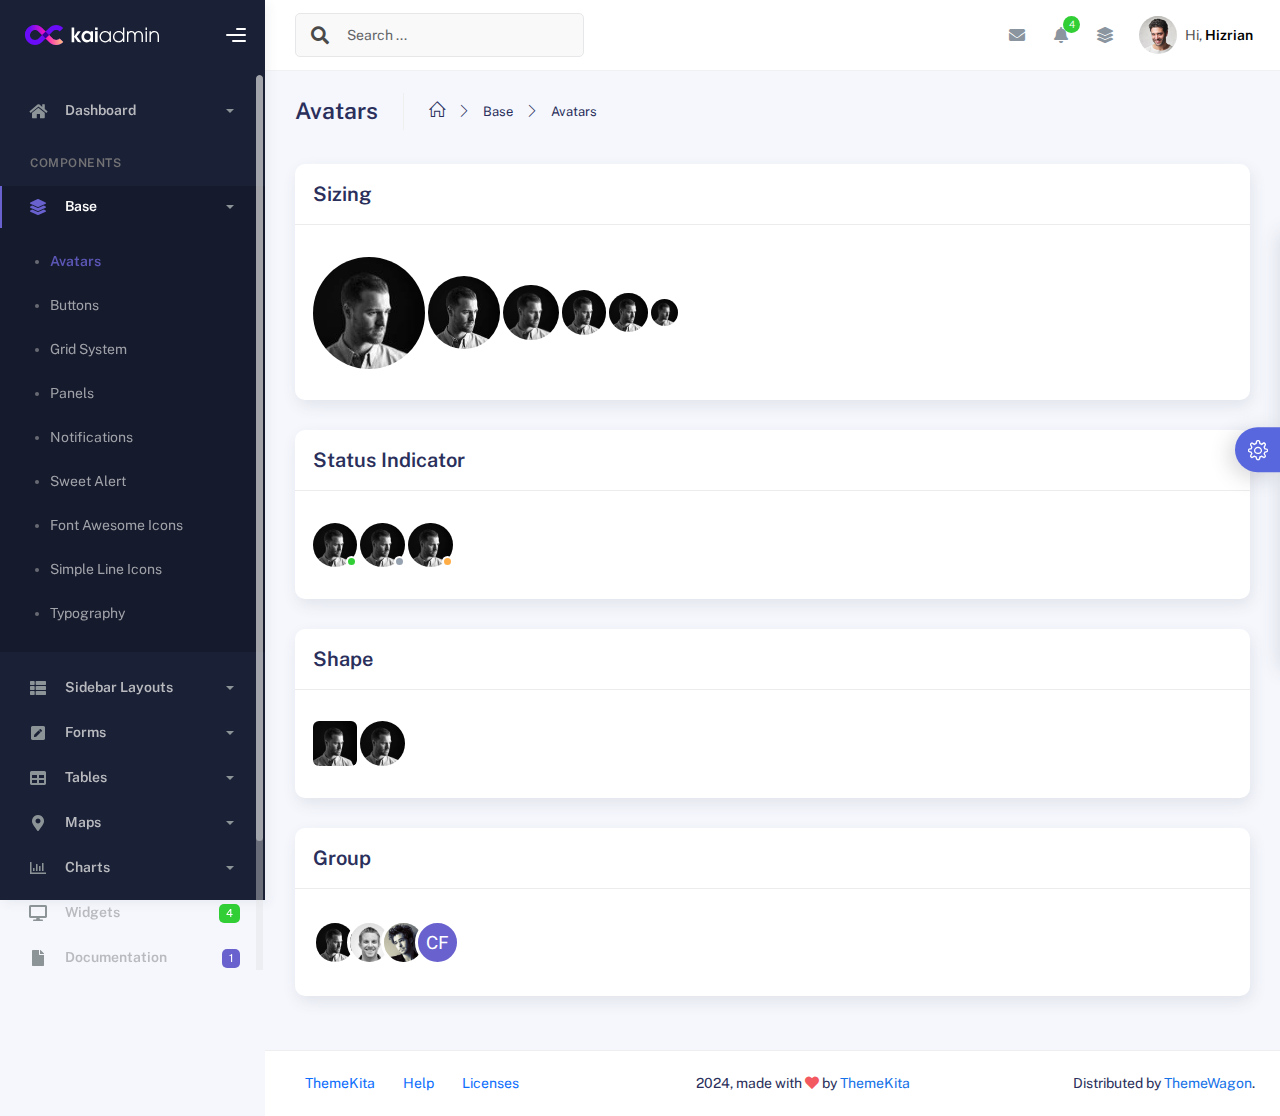
<file: loginnn/adm5/components/avatars.html>
<!DOCTYPE html>
<html lang="en">
<head>
	<meta http-equiv="X-UA-Compatible" content="IE=edge" />
	<title>Avatars - Kaiadmin Bootstrap 5 Admin Dashboard</title>
	<meta content='width=device-width, initial-scale=1.0, shrink-to-fit=no' name='viewport' />
	<link rel="icon" href="../assets/img/kaiadmin/favicon.ico" type="image/x-icon"/>

	<!-- Fonts and icons -->
	<script src="../assets/js/plugin/webfont/webfont.min.js"></script>
	<script>
		WebFont.load({
			google: {"families":["Public Sans:300,400,500,600,700"]},
			custom: {"families":["Font Awesome 5 Solid", "Font Awesome 5 Regular", "Font Awesome 5 Brands", "simple-line-icons"], urls: ['../assets/css/fonts.min.css']},
			active: function() {
				sessionStorage.fonts = true;
			}
		});
	</script>

	<!-- CSS Files -->
	<link rel="stylesheet" href="../assets/css/bootstrap.min.css">
	<link rel="stylesheet" href="../assets/css/plugins.min.css">
	<link rel="stylesheet" href="../assets/css/kaiadmin.min.css">

	<!-- CSS Just for demo purpose, don't include it in your project -->
	<link rel="stylesheet" href="../assets/css/demo.css">
</head>
<body>
	<div class="wrapper">
		<!-- Sidebar -->
		<div class="sidebar" data-background-color="dark">
			<div class="sidebar-logo">
				<!-- Logo Header -->
				<div class="logo-header" data-background-color="dark">

					<a href="../index.html" class="logo">
						<img src="../assets/img/kaiadmin/logo_light.svg" alt="navbar brand" class="navbar-brand" height="20">
					</a>
					<div class="nav-toggle">
						<button class="btn btn-toggle toggle-sidebar">
							<i class="gg-menu-right"></i>
						</button>
						<button class="btn btn-toggle sidenav-toggler">
							<i class="gg-menu-left"></i>
						</button>
					</div>
					<button class="topbar-toggler more">
						<i class="gg-more-vertical-alt"></i>
					</button>
				</div>
				<!-- End Logo Header -->	
			</div>	
			<div class="sidebar-wrapper scrollbar scrollbar-inner">
				<div class="sidebar-content">
					<ul class="nav nav-secondary">
						<li class="nav-item">
							<a data-bs-toggle="collapse" href="#dashboard" class="collapsed" aria-expanded="false">
								<i class="fas fa-home"></i>
								<p>Dashboard</p>
								<span class="caret"></span>
							</a>
							<div class="collapse" id="dashboard">
								<ul class="nav nav-collapse">
									<li>
										<a href="../../demo1/index.html">
											<span class="sub-item">Dashboard 1</span>
										</a>
									</li>
								</ul>
							</div>
						</li>
						<li class="nav-section">
							<span class="sidebar-mini-icon">
								<i class="fa fa-ellipsis-h"></i>
							</span>
							<h4 class="text-section">Components</h4>
						</li>
						<li class="nav-item active submenu">
							<a data-bs-toggle="collapse" href="#base">
								<i class="fas fa-layer-group"></i>
								<p>Base</p>
								<span class="caret"></span>
							</a>
							<div class="collapse show" id="base">
								<ul class="nav nav-collapse">
									<li class="active">
										<a href="../components/avatars.html">
											<span class="sub-item">Avatars</span>
										</a>
									</li>
									<li>
										<a href="../components/buttons.html">
											<span class="sub-item">Buttons</span>
										</a>
									</li>
									<li>
										<a href="../components/gridsystem.html">
											<span class="sub-item">Grid System</span>
										</a>
									</li>
									<li>
										<a href="../components/panels.html">
											<span class="sub-item">Panels</span>
										</a>
									</li>
									<li>
										<a href="../components/notifications.html">
											<span class="sub-item">Notifications</span>
										</a>
									</li>
									<li>
										<a href="../components/sweetalert.html">
											<span class="sub-item">Sweet Alert</span>
										</a>
									</li>
									<li>
										<a href="../components/font-awesome-icons.html">
											<span class="sub-item">Font Awesome Icons</span>
										</a>
									</li>
									<li>
										<a href="../components/simple-line-icons.html">
											<span class="sub-item">Simple Line Icons</span>
										</a>
									</li>
									<li>
										<a href="../components/typography.html">
											<span class="sub-item">Typography</span>
										</a>
									</li>
								</ul>
							</div>
						</li>
						<li class="nav-item">
							<a data-bs-toggle="collapse" href="#sidebarLayouts">
								<i class="fas fa-th-list"></i>
								<p>Sidebar Layouts</p>
								<span class="caret"></span>
							</a>
							<div class="collapse" id="sidebarLayouts">
								<ul class="nav nav-collapse">
									<li>
										<a href="../sidebar-style-2.html">
											<span class="sub-item">Sidebar Style 2</span>
										</a>
									</li>
									<li>
										<a href="../icon-menu.html">
											<span class="sub-item">Icon Menu</span>
										</a>
									</li>
								</ul>
							</div>
						</li>
						<li class="nav-item">
							<a data-bs-toggle="collapse" href="#forms">
								<i class="fas fa-pen-square"></i>
								<p>Forms</p>
								<span class="caret"></span>
							</a>
							<div class="collapse" id="forms">
								<ul class="nav nav-collapse">
									<li>
										<a href="../forms/forms.html">
											<span class="sub-item">Basic Form</span>
										</a>
									</li>
								</ul>
							</div>
						</li>
						<li class="nav-item">
							<a data-bs-toggle="collapse" href="#tables">
								<i class="fas fa-table"></i>
								<p>Tables</p>
								<span class="caret"></span>
							</a>
							<div class="collapse" id="tables">
								<ul class="nav nav-collapse">
									<li>
										<a href="../tables/tables.html">
											<span class="sub-item">Basic Table</span>
										</a>
									</li>
									<li>
										<a href="../tables/datatables.html">
											<span class="sub-item">Datatables</span>
										</a>
									</li>
								</ul>
							</div>
						</li>
						<li class="nav-item">
							<a data-bs-toggle="collapse" href="#maps">
								<i class="fas fa-map-marker-alt"></i>
								<p>Maps</p>
								<span class="caret"></span>
							</a>
							<div class="collapse" id="maps">
								<ul class="nav nav-collapse">
									<li>
										<a href="../maps/googlemaps.html">
											<span class="sub-item">Google Maps</span>
										</a>
									</li>
									<li>
										<a href="../maps/jsvectormap.html">
											<span class="sub-item">Jsvectormap</span>
										</a>
									</li>
								</ul>
							</div>
						</li>
						<li class="nav-item">
							<a data-bs-toggle="collapse" href="#charts">
								<i class="far fa-chart-bar"></i>
								<p>Charts</p>
								<span class="caret"></span>
							</a>
							<div class="collapse" id="charts">
								<ul class="nav nav-collapse">
									<li>
										<a href="../charts/charts.html">
											<span class="sub-item">Chart Js</span>
										</a>
									</li>
									<li>
										<a href="../charts/sparkline.html">
											<span class="sub-item">Sparkline</span>
										</a>
									</li>
								</ul>
							</div>
						</li>
						<li class="nav-item">
							<a href="../widgets.html">
								<i class="fas fa-desktop"></i>
								<p>Widgets</p>
								<span class="badge badge-success">4</span>
							</a>
						</li>
						<li class="nav-item">
							<a href="../../../documentation/index.html">
							  <i class="fas fa-file"></i>
							  <p>Documentation</p>
							  <span class="badge badge-secondary">1</span>
							</a>
						</li>
						<li class="nav-item">
							<a data-bs-toggle="collapse" href="#submenu">
								<i class="fas fa-bars"></i>
								<p>Menu Levels</p>
								<span class="caret"></span>
							</a>
							<div class="collapse" id="submenu">
								<ul class="nav nav-collapse">
									<li>
										<a data-bs-toggle="collapse" href="#subnav1">
											<span class="sub-item">Level 1</span>
											<span class="caret"></span>
										</a>
										<div class="collapse" id="subnav1">
											<ul class="nav nav-collapse subnav">
												<li>
													<a href="#">
														<span class="sub-item">Level 2</span>
													</a>
												</li>
												<li>
													<a href="#">
														<span class="sub-item">Level 2</span>
													</a>
												</li>
											</ul>
										</div>
									</li>
									<li>
										<a data-bs-toggle="collapse" href="#subnav2">
											<span class="sub-item">Level 1</span>
											<span class="caret"></span>
										</a>
										<div class="collapse" id="subnav2">
											<ul class="nav nav-collapse subnav">
												<li>
													<a href="#">
														<span class="sub-item">Level 2</span>
													</a>
												</li>
											</ul>
										</div>
									</li>
									<li>
										<a href="#">
											<span class="sub-item">Level 1</span>
										</a>
									</li>
								</ul>
							</div>
						</li>
					</ul>
				</div>
			</div>
		</div>
		<!-- End Sidebar -->

		<div class="main-panel">
			<div class="main-header">
				<div class="main-header-logo">
					<!-- Logo Header -->
					<div class="logo-header" data-background-color="dark">

						<a href="../index.html" class="logo">
							<img src="../assets/img/kaiadmin/logo_light.svg" alt="navbar brand" class="navbar-brand" height="20">
						</a>
						<div class="nav-toggle">
							<button class="btn btn-toggle toggle-sidebar">
								<i class="gg-menu-right"></i>
							</button>
							<button class="btn btn-toggle sidenav-toggler">
								<i class="gg-menu-left"></i>
							</button>
						</div>
						<button class="topbar-toggler more">
							<i class="gg-more-vertical-alt"></i>
						</button>

					</div>
					<!-- End Logo Header -->
				</div>
				<!-- Navbar Header -->
				<nav class="navbar navbar-header navbar-header-transparent navbar-expand-lg border-bottom">

					<div class="container-fluid">
						<nav class="navbar navbar-header-left navbar-expand-lg navbar-form nav-search p-0 d-none d-lg-flex">
							<div class="input-group">
								<div class="input-group-prepend">
									<button type="submit" class="btn btn-search pe-1">
										<i class="fa fa-search search-icon"></i>
									</button>
								</div>
								<input type="text" placeholder="Search ..." class="form-control">
							</div>
						</nav>

						<ul class="navbar-nav topbar-nav ms-md-auto align-items-center">
							<li class="nav-item topbar-icon dropdown hidden-caret d-flex d-lg-none">
								<a class="nav-link dropdown-toggle" data-bs-toggle="dropdown" href="#" role="button" aria-expanded="false" aria-haspopup="true">
									<i class="fa fa-search"></i>
								</a>
								<ul class="dropdown-menu dropdown-search animated fadeIn">
									<form class="navbar-left navbar-form nav-search">
										<div class="input-group">
											<input type="text" placeholder="Search ..." class="form-control">
										</div>
									</form>
								</ul>
							</li>
							<li class="nav-item topbar-icon dropdown hidden-caret">
								<a class="nav-link dropdown-toggle" href="#" id="messageDropdown" role="button" data-bs-toggle="dropdown" aria-haspopup="true" aria-expanded="false">
									<i class="fa fa-envelope"></i>
								</a>
								<ul class="dropdown-menu messages-notif-box animated fadeIn" aria-labelledby="messageDropdown">
									<li>
										<div class="dropdown-title d-flex justify-content-between align-items-center">
											Messages 									
											<a href="#" class="small">Mark all as read</a>
										</div>
									</li>
									<li>
										<div class="message-notif-scroll scrollbar-outer">
											<div class="notif-center">
												<a href="#">
													<div class="notif-img"> 
														<img src="../assets/img/jm_denis.jpg" alt="Img Profile">
													</div>
													<div class="notif-content">
														<span class="subject">Jimmy Denis</span>
														<span class="block">
															How are you ?
														</span>
														<span class="time">5 minutes ago</span> 
													</div>
												</a>
												<a href="#">
													<div class="notif-img"> 
														<img src="../assets/img/chadengle.jpg" alt="Img Profile">
													</div>
													<div class="notif-content">
														<span class="subject">Chad</span>
														<span class="block">
															Ok, Thanks !
														</span>
														<span class="time">12 minutes ago</span> 
													</div>
												</a>
												<a href="#">
													<div class="notif-img"> 
														<img src="../assets/img/mlane.jpg" alt="Img Profile">
													</div>
													<div class="notif-content">
														<span class="subject">Jhon Doe</span>
														<span class="block">
															Ready for the meeting today...
														</span>
														<span class="time">12 minutes ago</span> 
													</div>
												</a>
												<a href="#">
													<div class="notif-img"> 
														<img src="../assets/img/talha.jpg" alt="Img Profile">
													</div>
													<div class="notif-content">
														<span class="subject">Talha</span>
														<span class="block">
															Hi, Apa Kabar ?
														</span>
														<span class="time">17 minutes ago</span> 
													</div>
												</a>
											</div>
										</div>
									</li>
									<li>
										<a class="see-all" href="javascript:void(0);">See all messages<i class="fa fa-angle-right"></i> </a>
									</li>
								</ul>
							</li>
							<li class="nav-item topbar-icon dropdown hidden-caret">
								<a class="nav-link dropdown-toggle" href="#" id="notifDropdown" role="button" data-bs-toggle="dropdown" aria-haspopup="true" aria-expanded="false">
									<i class="fa fa-bell"></i>
									<span class="notification">4</span>
								</a>
								<ul class="dropdown-menu notif-box animated fadeIn" aria-labelledby="notifDropdown">
									<li>
										<div class="dropdown-title">You have 4 new notification</div>
									</li>
									<li>
										<div class="notif-scroll scrollbar-outer">
											<div class="notif-center">
												<a href="#">
													<div class="notif-icon notif-primary"> <i class="fa fa-user-plus"></i> </div>
													<div class="notif-content">
														<span class="block">
															New user registered
														</span>
														<span class="time">5 minutes ago</span> 
													</div>
												</a>
												<a href="#">
													<div class="notif-icon notif-success"> <i class="fa fa-comment"></i> </div>
													<div class="notif-content">
														<span class="block">
															Rahmad commented on Admin
														</span>
														<span class="time">12 minutes ago</span> 
													</div>
												</a>
												<a href="#">
													<div class="notif-img"> 
														<img src="../assets/img/profile2.jpg" alt="Img Profile">
													</div>
													<div class="notif-content">
														<span class="block">
															Reza send messages to you
														</span>
														<span class="time">12 minutes ago</span> 
													</div>
												</a>
												<a href="#">
													<div class="notif-icon notif-danger"> <i class="fa fa-heart"></i> </div>
													<div class="notif-content">
														<span class="block">
															Farrah liked Admin
														</span>
														<span class="time">17 minutes ago</span> 
													</div>
												</a>
											</div>
										</div>
									</li>
									<li>
										<a class="see-all" href="javascript:void(0);">See all notifications<i class="fa fa-angle-right"></i> </a>
									</li>
								</ul>
							</li>
							<li class="nav-item topbar-icon dropdown hidden-caret">
								<a class="nav-link" data-bs-toggle="dropdown" href="#" aria-expanded="false">
									<i class="fas fa-layer-group"></i>
								</a>
								<div class="dropdown-menu quick-actions animated fadeIn">
									<div class="quick-actions-header">
										<span class="title mb-1">Quick Actions</span>
										<span class="subtitle op-7">Shortcuts</span>
									</div>
									<div class="quick-actions-scroll scrollbar-outer">
										<div class="quick-actions-items">
											<div class="row m-0">
												<a class="col-6 col-md-4 p-0" href="#">
													<div class="quick-actions-item">
														<div class="avatar-item bg-danger rounded-circle">
															<i class="far fa-calendar-alt"></i>
														</div>
														<span class="text">Calendar</span>
													</div>
												</a>
												<a class="col-6 col-md-4 p-0" href="#">
													<div class="quick-actions-item">
														<div class="avatar-item bg-warning rounded-circle">
															<i class="fas fa-map"></i>
														</div>
														<span class="text">Maps</span>
													</div>
												</a>
												<a class="col-6 col-md-4 p-0" href="#">
													<div class="quick-actions-item">
														<div class="avatar-item bg-info rounded-circle">
															<i class="fas fa-file-excel"></i>
														</div>
														<span class="text">Reports</span>
													</div>
												</a>
												<a class="col-6 col-md-4 p-0" href="#">
													<div class="quick-actions-item">
														<div class="avatar-item bg-success rounded-circle">
															<i class="fas fa-envelope"></i>
														</div>
														<span class="text">Emails</span>
													</div>
												</a>
												<a class="col-6 col-md-4 p-0" href="#">
													<div class="quick-actions-item">
														<div class="avatar-item bg-primary rounded-circle">
															<i class="fas fa-file-invoice-dollar"></i>
														</div>
														<span class="text">Invoice</span>
													</div>
												</a>
												<a class="col-6 col-md-4 p-0" href="#">
													<div class="quick-actions-item">
														<div class="avatar-item bg-secondary rounded-circle">
															<i class="fas fa-credit-card"></i>
														</div>
														<span class="text">Payments</span>
													</div>
												</a>
											</div>
										</div>
									</div>
								</div>
							</li>
							
							<li class="nav-item topbar-user dropdown hidden-caret">
								<a class="dropdown-toggle profile-pic" data-bs-toggle="dropdown" href="#" aria-expanded="false">
									<div class="avatar-sm">
										<img src="../assets/img/profile.jpg" alt="..." class="avatar-img rounded-circle">
									</div>
									<span class="profile-username">
										<span class="op-7">Hi,</span> <span class="fw-bold">Hizrian</span>
									</span>
								</a>
								<ul class="dropdown-menu dropdown-user animated fadeIn">
									<div class="dropdown-user-scroll scrollbar-outer">
										<li>
											<div class="user-box">
												<div class="avatar-lg"><img src="../assets/img/profile.jpg" alt="image profile" class="avatar-img rounded"></div>
												<div class="u-text">
													<h4>Hizrian</h4>
													<p class="text-muted">hello@example.com</p><a href="profile.html" class="btn btn-xs btn-secondary btn-sm">View Profile</a>
												</div>
											</div>
										</li>
										<li>
											<div class="dropdown-divider"></div>
											<a class="dropdown-item" href="#">My Profile</a>
											<a class="dropdown-item" href="#">My Balance</a>
											<a class="dropdown-item" href="#">Inbox</a>
											<div class="dropdown-divider"></div>
											<a class="dropdown-item" href="#">Account Setting</a>
											<div class="dropdown-divider"></div>
											<a class="dropdown-item" href="#">Logout</a>
										</li>
									</div>
								</ul>
							</li>
						</ul>
					</div>
				</nav>
				<!-- End Navbar -->
			</div>
			
			<div class="container">
				<div class="page-inner">
					<div class="page-header">
						<h3 class="fw-bold mb-3">Avatars</h3>
						<ul class="breadcrumbs mb-3">
							<li class="nav-home">
								<a href="#">
									<i class="icon-home"></i>
								</a>
							</li>
							<li class="separator">
								<i class="icon-arrow-right"></i>
							</li>
							<li class="nav-item">
								<a href="#">Base</a>
							</li>
							<li class="separator">
								<i class="icon-arrow-right"></i>
							</li>
							<li class="nav-item">
								<a href="#">Avatars</a>
							</li>
						</ul>
					</div>
					<div class="row">
						<div class="col-md-12">
							<div class="card">
								<div class="card-header">
									<h4 class="card-title">Sizing</h4>

								</div>
								<div class="card-body">
									<p class="demo">
										<div class="avatar avatar-xxl">
											<img src="../assets/img/jm_denis.jpg" alt="..." class="avatar-img rounded-circle">
										</div>

										<div class="avatar avatar-xl">
											<img src="../assets/img/jm_denis.jpg" alt="..." class="avatar-img rounded-circle">
										</div>

										<div class="avatar avatar-lg">
											<img src="../assets/img/jm_denis.jpg" alt="..." class="avatar-img rounded-circle">
										</div>

										<div class="avatar">
											<img src="../assets/img/jm_denis.jpg" alt="..." class="avatar-img rounded-circle">
										</div>

										<div class="avatar avatar-sm">
											<img src="../assets/img/jm_denis.jpg" alt="..." class="avatar-img rounded-circle">
										</div>

										<div class="avatar avatar-xs">
											<img src="../assets/img/jm_denis.jpg" alt="..." class="avatar-img rounded-circle">
										</div>
									</p>
								</div>
							</div>
						</div>
						<div class="col-md-12">
							<div class="card">
								<div class="card-header">
									<h4 class="card-title">Status Indicator</h4>

								</div>
								<div class="card-body">
									<p class="demo">
										<div class="avatar avatar-online">
											<img src="../assets/img/jm_denis.jpg" alt="..." class="avatar-img rounded-circle">
										</div>

										<div class="avatar avatar-offline">
											<img src="../assets/img/jm_denis.jpg" alt="..." class="avatar-img rounded-circle">
										</div>

										<div class="avatar avatar-away">
											<img src="../assets/img/jm_denis.jpg" alt="..." class="avatar-img rounded-circle">
										</div>
									</p>
								</div>
							</div>
						</div>
						<div class="col-md-12">
							<div class="card">
								<div class="card-header">
									<h4 class="card-title">Shape</h4>

								</div>
								<div class="card-body">
									<p class="demo">
										<div class="avatar">
											<img src="../assets/img/jm_denis.jpg" alt="..." class="avatar-img rounded">
										</div>

										<div class="avatar">
											<img src="../assets/img/jm_denis.jpg" alt="..." class="avatar-img rounded-circle">
										</div>
									</p>
								</div>
							</div>
						</div>
						<div class="col-md-12">
							<div class="card">
								<div class="card-header">
									<h4 class="card-title">Group</h4>

								</div>
								<div class="card-body">
									<p class="demo">
										<div class="avatar-group">
											<div class="avatar">
												<img src="../assets/img/jm_denis.jpg" alt="..." class="avatar-img rounded-circle border border-white">
											</div>
											<div class="avatar">
												<img src="../assets/img/chadengle.jpg" alt="..." class="avatar-img rounded-circle border border-white">
											</div>
											<div class="avatar">
												<img src="../assets/img/mlane.jpg" alt="..." class="avatar-img rounded-circle border border-white">
											</div>
											<div class="avatar">
												<span class="avatar-title rounded-circle border border-white">CF</span>
											</div>
										</div>
									</p>
								</div>
							</div>
						</div>
					</div>
				</div>
			</div>
			
			<footer class="footer">
				<div class="container-fluid d-flex justify-content-between">
					<nav class="pull-left">
						<ul class="nav">
							<li class="nav-item">
								<a class="nav-link" href="http://www.themekita.com">
									ThemeKita
								</a>
							</li>
							<li class="nav-item">
								<a class="nav-link" href="#"> Help </a>
							</li>
							<li class="nav-item">
								<a class="nav-link" href="#"> Licenses </a>
							</li>
						</ul>
					</nav>
					<div class="copyright">
						2024, made with <i class="fa fa-heart heart text-danger"></i> by
						<a href="http://www.themekita.com">ThemeKita</a>
					</div>
					<div>
						Distributed by
						<a target="_blank" href="https://themewagon.com/">ThemeWagon</a>.
					</div>
				</div>
			</footer>
		</div>
		
		<!-- Custom template | don't include it in your project! -->
		<div class="custom-template">
			<div class="title">Settings</div>
			<div class="custom-content">
				<div class="switcher">
					<div class="switch-block">
						<h4>Logo Header</h4>
						<div class="btnSwitch">
							<button type="button" class=" selected changeLogoHeaderColor" data-color="dark"></button>
							<button type="button" class="selected changeLogoHeaderColor" data-color="blue"></button>
							<button type="button" class="changeLogoHeaderColor" data-color="purple"></button>
							<button type="button" class="changeLogoHeaderColor" data-color="light-blue"></button>
							<button type="button" class="changeLogoHeaderColor" data-color="green"></button>
							<button type="button" class="changeLogoHeaderColor" data-color="orange"></button>
							<button type="button" class="changeLogoHeaderColor" data-color="red"></button>
							<button type="button" class="changeLogoHeaderColor" data-color="white"></button>
							<br/>
							<button type="button" class="changeLogoHeaderColor" data-color="dark2"></button>
							<button type="button" class="changeLogoHeaderColor" data-color="blue2"></button>
							<button type="button" class="changeLogoHeaderColor" data-color="purple2"></button>
							<button type="button" class="changeLogoHeaderColor" data-color="light-blue2"></button>
							<button type="button" class="changeLogoHeaderColor" data-color="green2"></button>
							<button type="button" class="changeLogoHeaderColor" data-color="orange2"></button>
							<button type="button" class="changeLogoHeaderColor" data-color="red2"></button>
						</div>
					</div>
					<div class="switch-block">
						<h4>Navbar Header</h4>
						<div class="btnSwitch">
							<button type="button" class="changeTopBarColor" data-color="dark"></button>
							<button type="button" class="changeTopBarColor" data-color="blue"></button>
							<button type="button" class="changeTopBarColor" data-color="purple"></button>
							<button type="button" class="changeTopBarColor" data-color="light-blue"></button>
							<button type="button" class="changeTopBarColor" data-color="green"></button>
							<button type="button" class="changeTopBarColor" data-color="orange"></button>
							<button type="button" class="changeTopBarColor" data-color="red"></button>
							<button type="button" class="changeTopBarColor" data-color="white"></button>
							<br/>
							<button type="button" class="changeTopBarColor" data-color="dark2"></button>
							<button type="button" class="selected changeTopBarColor" data-color="blue2"></button>
							<button type="button" class="changeTopBarColor" data-color="purple2"></button>
							<button type="button" class="changeTopBarColor" data-color="light-blue2"></button>
							<button type="button" class="changeTopBarColor" data-color="green2"></button>
							<button type="button" class="changeTopBarColor" data-color="orange2"></button>
							<button type="button" class="changeTopBarColor" data-color="red2"></button>
						</div>
					</div>
					<div class="switch-block">
						<h4>Sidebar</h4>
						<div class="btnSwitch">
							<button type="button" class="selected changeSideBarColor" data-color="white"></button>
							<button type="button" class="changeSideBarColor" data-color="dark"></button>
							<button type="button" class="changeSideBarColor" data-color="dark2"></button>
						</div>
					</div>
				</div>
			</div>
			<div class="custom-toggle">
				<i class="icon-settings"></i>
			</div>
		</div>
		<!-- End Custom template -->
	</div>
	<!--   Core JS Files   -->
	<script src="../assets/js/core/jquery-3.7.1.min.js"></script>
	<script src="../assets/js/core/popper.min.js"></script>
	<script src="../assets/js/core/bootstrap.min.js"></script>
	
	<!-- jQuery Scrollbar -->
	<script src="../assets/js/plugin/jquery-scrollbar/jquery.scrollbar.min.js"></script>
	<!-- Moment JS -->
	<script src="../assets/js/plugin/moment/moment.min.js"></script>

	<!-- Chart JS -->
	<script src="../assets/js/plugin/chart.js/chart.min.js"></script>

	<!-- jQuery Sparkline -->
	<script src="../assets/js/plugin/jquery.sparkline/jquery.sparkline.min.js"></script>

	<!-- Chart Circle -->
	<script src="../assets/js/plugin/chart-circle/circles.min.js"></script>

	<!-- Datatables -->
	<script src="../assets/js/plugin/datatables/datatables.min.js"></script>

	<!-- Bootstrap Notify -->
	<script src="../assets/js/plugin/bootstrap-notify/bootstrap-notify.min.js"></script>

	<!-- jQuery Vector Maps -->
	<script src="../assets/js/plugin/jsvectormap/jsvectormap.min.js"></script>
	<script src="../assets/js/plugin/jsvectormap/world.js"></script>

	<!-- Sweet Alert -->
	<script src="../assets/js/plugin/sweetalert/sweetalert.min.js"></script>

	<!-- Kaiadmin JS -->
	<script src="../assets/js/kaiadmin.min.js"></script>

	<!-- Kaiadmin DEMO methods, don't include it in your project! -->
	<script src="../assets/js/setting-demo2.js"></script>
</body>
</html>
</file>
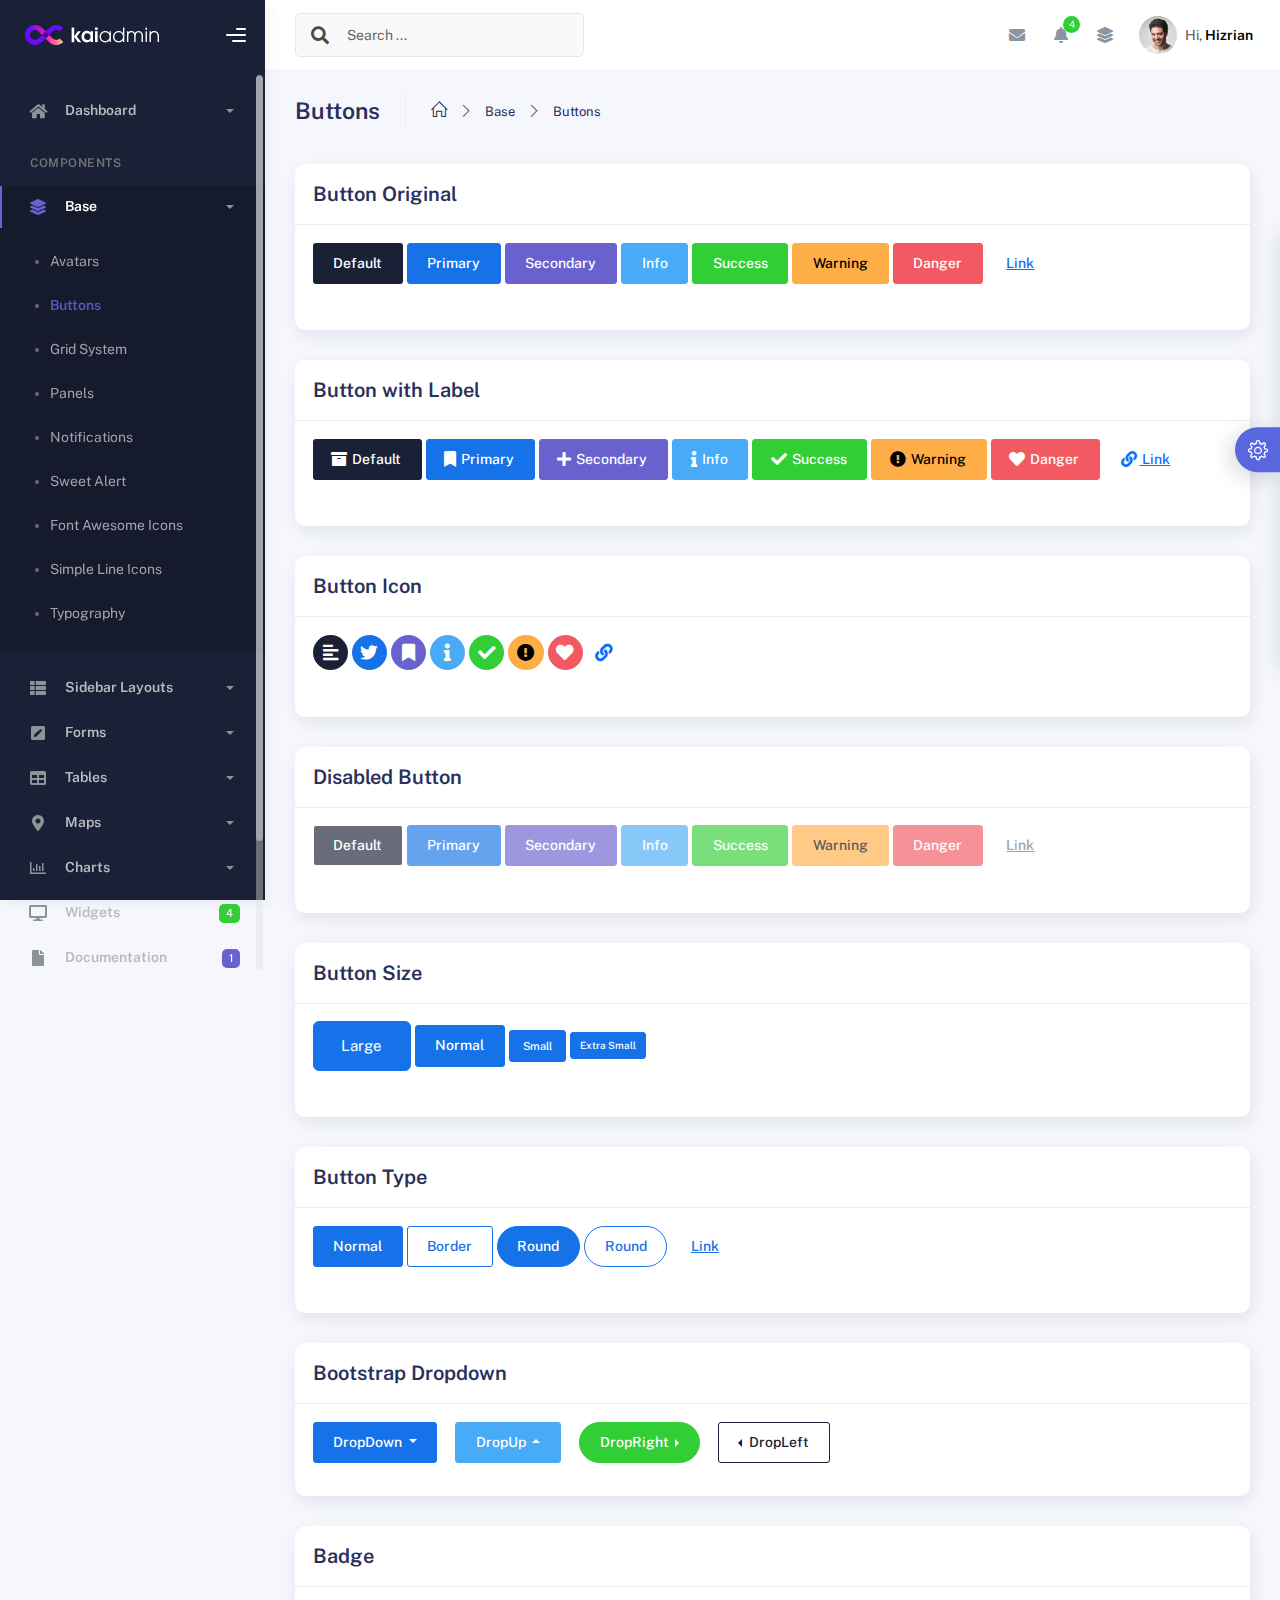
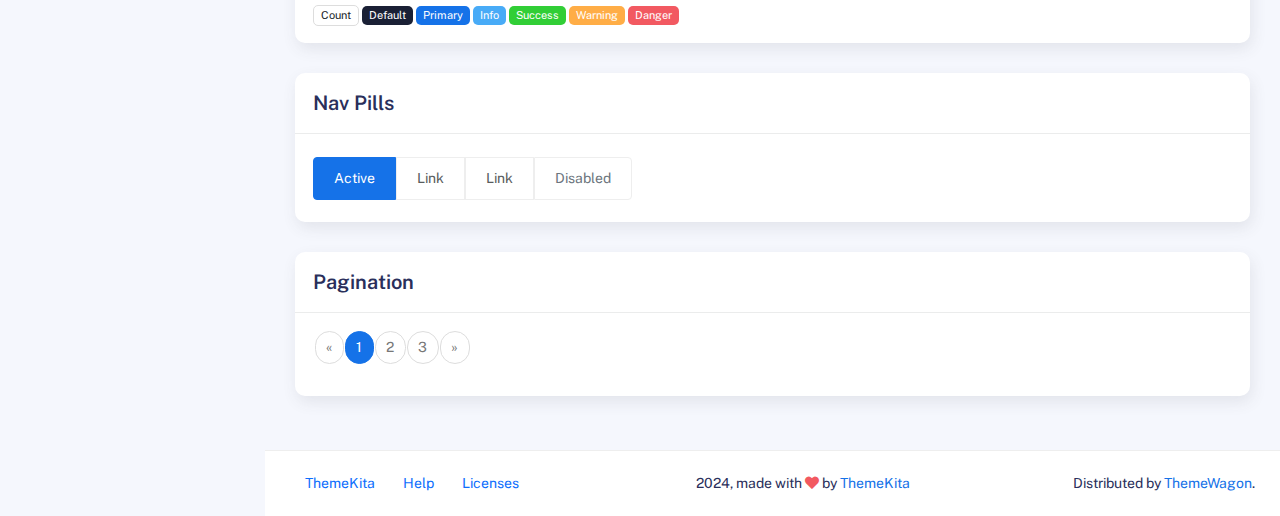
<file: loginnn/adm5/components/buttons.html>
<!DOCTYPE html>
<html lang="en">
  <head>
    <meta http-equiv="X-UA-Compatible" content="IE=edge" />
    <title>Buttons - Kaiadmin Bootstrap 5 Admin Dashboard</title>
    <meta
      content="width=device-width, initial-scale=1.0, shrink-to-fit=no"
      name="viewport"
    />
    <link
      rel="icon"
      href="../assets/img/kaiadmin/favicon.ico"
      type="image/x-icon"
    />

    <!-- Fonts and icons -->
    <script src="../assets/js/plugin/webfont/webfont.min.js"></script>
    <script>
      WebFont.load({
        google: { families: ["Public Sans:300,400,500,600,700"] },
        custom: {
          families: [
            "Font Awesome 5 Solid",
            "Font Awesome 5 Regular",
            "Font Awesome 5 Brands",
            "simple-line-icons",
          ],
          urls: ["../assets/css/fonts.min.css"],
        },
        active: function () {
          sessionStorage.fonts = true;
        },
      });
    </script>

    <!-- CSS Files -->
    <link rel="stylesheet" href="../assets/css/bootstrap.min.css" />
    <link rel="stylesheet" href="../assets/css/plugins.min.css" />
    <link rel="stylesheet" href="../assets/css/kaiadmin.min.css" />

    <!-- CSS Just for demo purpose, don't include it in your project -->
    <link rel="stylesheet" href="../assets/css/demo.css" />
  </head>
  <body>
    <div class="wrapper">
      <!-- Sidebar -->
      <div class="sidebar" data-background-color="dark">
        <div class="sidebar-logo">
          <!-- Logo Header -->
          <div class="logo-header" data-background-color="dark">
            <a href="../index.html" class="logo">
              <img
                src="../assets/img/kaiadmin/logo_light.svg"
                alt="navbar brand"
                class="navbar-brand"
                height="20"
              />
            </a>
            <div class="nav-toggle">
              <button class="btn btn-toggle toggle-sidebar">
                <i class="gg-menu-right"></i>
              </button>
              <button class="btn btn-toggle sidenav-toggler">
                <i class="gg-menu-left"></i>
              </button>
            </div>
            <button class="topbar-toggler more">
              <i class="gg-more-vertical-alt"></i>
            </button>
          </div>
          <!-- End Logo Header -->
        </div>
        <div class="sidebar-wrapper scrollbar scrollbar-inner">
          <div class="sidebar-content">
            <ul class="nav nav-secondary">
              <li class="nav-item">
                <a
                  data-bs-toggle="collapse"
                  href="#dashboard"
                  class="collapsed"
                  aria-expanded="false"
                >
                  <i class="fas fa-home"></i>
                  <p>Dashboard</p>
                  <span class="caret"></span>
                </a>
                <div class="collapse" id="dashboard">
                  <ul class="nav nav-collapse">
                    <li>
                      <a href="../../demo1/index.html">
                        <span class="sub-item">Dashboard 1</span>
                      </a>
                    </li>
                  </ul>
                </div>
              </li>
              <li class="nav-section">
                <span class="sidebar-mini-icon">
                  <i class="fa fa-ellipsis-h"></i>
                </span>
                <h4 class="text-section">Components</h4>
              </li>
              <li class="nav-item active submenu">
                <a data-bs-toggle="collapse" href="#base">
                  <i class="fas fa-layer-group"></i>
                  <p>Base</p>
                  <span class="caret"></span>
                </a>
                <div class="collapse show" id="base">
                  <ul class="nav nav-collapse">
                    <li>
                      <a href="../components/avatars.html">
                        <span class="sub-item">Avatars</span>
                      </a>
                    </li>
                    <li class="active">
                      <a href="../components/buttons.html">
                        <span class="sub-item">Buttons</span>
                      </a>
                    </li>
                    <li>
                      <a href="../components/gridsystem.html">
                        <span class="sub-item">Grid System</span>
                      </a>
                    </li>
                    <li>
                      <a href="../components/panels.html">
                        <span class="sub-item">Panels</span>
                      </a>
                    </li>
                    <li>
                      <a href="../components/notifications.html">
                        <span class="sub-item">Notifications</span>
                      </a>
                    </li>
                    <li>
                      <a href="../components/sweetalert.html">
                        <span class="sub-item">Sweet Alert</span>
                      </a>
                    </li>
                    <li>
                      <a href="../components/font-awesome-icons.html">
                        <span class="sub-item">Font Awesome Icons</span>
                      </a>
                    </li>
                    <li>
                      <a href="../components/simple-line-icons.html">
                        <span class="sub-item">Simple Line Icons</span>
                      </a>
                    </li>
                    <li>
                      <a href="../components/typography.html">
                        <span class="sub-item">Typography</span>
                      </a>
                    </li>
                  </ul>
                </div>
              </li>
              <li class="nav-item">
                <a data-bs-toggle="collapse" href="#sidebarLayouts">
                  <i class="fas fa-th-list"></i>
                  <p>Sidebar Layouts</p>
                  <span class="caret"></span>
                </a>
                <div class="collapse" id="sidebarLayouts">
                  <ul class="nav nav-collapse">
                    <li>
                      <a href="../sidebar-style-2.html">
                        <span class="sub-item">Sidebar Style 2</span>
                      </a>
                    </li>
                    <li>
                      <a href="../icon-menu.html">
                        <span class="sub-item">Icon Menu</span>
                      </a>
                    </li>
                  </ul>
                </div>
              </li>
              <li class="nav-item">
                <a data-bs-toggle="collapse" href="#forms">
                  <i class="fas fa-pen-square"></i>
                  <p>Forms</p>
                  <span class="caret"></span>
                </a>
                <div class="collapse" id="forms">
                  <ul class="nav nav-collapse">
                    <li>
                      <a href="../forms/forms.html">
                        <span class="sub-item">Basic Form</span>
                      </a>
                    </li>
                  </ul>
                </div>
              </li>
              <li class="nav-item">
                <a data-bs-toggle="collapse" href="#tables">
                  <i class="fas fa-table"></i>
                  <p>Tables</p>
                  <span class="caret"></span>
                </a>
                <div class="collapse" id="tables">
                  <ul class="nav nav-collapse">
                    <li>
                      <a href="../tables/tables.html">
                        <span class="sub-item">Basic Table</span>
                      </a>
                    </li>
                    <li>
                      <a href="../tables/datatables.html">
                        <span class="sub-item">Datatables</span>
                      </a>
                    </li>
                  </ul>
                </div>
              </li>
              <li class="nav-item">
                <a data-bs-toggle="collapse" href="#maps">
                  <i class="fas fa-map-marker-alt"></i>
                  <p>Maps</p>
                  <span class="caret"></span>
                </a>
                <div class="collapse" id="maps">
                  <ul class="nav nav-collapse">
                    <li>
                      <a href="../maps/googlemaps.html">
                        <span class="sub-item">Google Maps</span>
                      </a>
                    </li>
                    <li>
                      <a href="../maps/jsvectormap.html">
                        <span class="sub-item">Jsvectormap</span>
                      </a>
                    </li>
                  </ul>
                </div>
              </li>
              <li class="nav-item">
                <a data-bs-toggle="collapse" href="#charts">
                  <i class="far fa-chart-bar"></i>
                  <p>Charts</p>
                  <span class="caret"></span>
                </a>
                <div class="collapse" id="charts">
                  <ul class="nav nav-collapse">
                    <li>
                      <a href="../charts/charts.html">
                        <span class="sub-item">Chart Js</span>
                      </a>
                    </li>
                    <li>
                      <a href="../charts/sparkline.html">
                        <span class="sub-item">Sparkline</span>
                      </a>
                    </li>
                  </ul>
                </div>
              </li>
              <li class="nav-item">
                <a href="../widgets.html">
                  <i class="fas fa-desktop"></i>
                  <p>Widgets</p>
                  <span class="badge badge-success">4</span>
                </a>
              </li>
              <li class="nav-item">
                <a href="../../../documentation/index.html">
                  <i class="fas fa-file"></i>
                  <p>Documentation</p>
                  <span class="badge badge-secondary">1</span>
                </a>
              </li>
              <li class="nav-item">
                <a data-bs-toggle="collapse" href="#submenu">
                  <i class="fas fa-bars"></i>
                  <p>Menu Levels</p>
                  <span class="caret"></span>
                </a>
                <div class="collapse" id="submenu">
                  <ul class="nav nav-collapse">
                    <li>
                      <a data-bs-toggle="collapse" href="#subnav1">
                        <span class="sub-item">Level 1</span>
                        <span class="caret"></span>
                      </a>
                      <div class="collapse" id="subnav1">
                        <ul class="nav nav-collapse subnav">
                          <li>
                            <a href="#">
                              <span class="sub-item">Level 2</span>
                            </a>
                          </li>
                          <li>
                            <a href="#">
                              <span class="sub-item">Level 2</span>
                            </a>
                          </li>
                        </ul>
                      </div>
                    </li>
                    <li>
                      <a data-bs-toggle="collapse" href="#subnav2">
                        <span class="sub-item">Level 1</span>
                        <span class="caret"></span>
                      </a>
                      <div class="collapse" id="subnav2">
                        <ul class="nav nav-collapse subnav">
                          <li>
                            <a href="#">
                              <span class="sub-item">Level 2</span>
                            </a>
                          </li>
                        </ul>
                      </div>
                    </li>
                    <li>
                      <a href="#">
                        <span class="sub-item">Level 1</span>
                      </a>
                    </li>
                  </ul>
                </div>
              </li>
            </ul>
          </div>
        </div>
      </div>
      <!-- End Sidebar -->

      <div class="main-panel">
        <div class="main-header">
          <div class="main-header-logo">
            <!-- Logo Header -->
            <div class="logo-header" data-background-color="dark">
              <a href="../index.html" class="logo">
                <img
                  src="../assets/img/kaiadmin/logo_light.svg"
                  alt="navbar brand"
                  class="navbar-brand"
                  height="20"
                />
              </a>
              <div class="nav-toggle">
                <button class="btn btn-toggle toggle-sidebar">
                  <i class="gg-menu-right"></i>
                </button>
                <button class="btn btn-toggle sidenav-toggler">
                  <i class="gg-menu-left"></i>
                </button>
              </div>
              <button class="topbar-toggler more">
                <i class="gg-more-vertical-alt"></i>
              </button>
            </div>
            <!-- End Logo Header -->
          </div>
          <!-- Navbar Header -->
          <nav
            class="navbar navbar-header navbar-header-transparent navbar-expand-lg border-bottom"
          >
            <div class="container-fluid">
              <nav
                class="navbar navbar-header-left navbar-expand-lg navbar-form nav-search p-0 d-none d-lg-flex"
              >
                <div class="input-group">
                  <div class="input-group-prepend">
                    <button type="submit" class="btn btn-search pe-1">
                      <i class="fa fa-search search-icon"></i>
                    </button>
                  </div>
                  <input
                    type="text"
                    placeholder="Search ..."
                    class="form-control"
                  />
                </div>
              </nav>

              <ul class="navbar-nav topbar-nav ms-md-auto align-items-center">
                <li
                  class="nav-item topbar-icon dropdown hidden-caret d-flex d-lg-none"
                >
                  <a
                    class="nav-link dropdown-toggle"
                    data-bs-toggle="dropdown"
                    href="#"
                    role="button"
                    aria-expanded="false"
                    aria-haspopup="true"
                  >
                    <i class="fa fa-search"></i>
                  </a>
                  <ul class="dropdown-menu dropdown-search animated fadeIn">
                    <form class="navbar-left navbar-form nav-search">
                      <div class="input-group">
                        <input
                          type="text"
                          placeholder="Search ..."
                          class="form-control"
                        />
                      </div>
                    </form>
                  </ul>
                </li>
                <li class="nav-item topbar-icon dropdown hidden-caret">
                  <a
                    class="nav-link dropdown-toggle"
                    href="#"
                    id="messageDropdown"
                    role="button"
                    data-bs-toggle="dropdown"
                    aria-haspopup="true"
                    aria-expanded="false"
                  >
                    <i class="fa fa-envelope"></i>
                  </a>
                  <ul
                    class="dropdown-menu messages-notif-box animated fadeIn"
                    aria-labelledby="messageDropdown"
                  >
                    <li>
                      <div
                        class="dropdown-title d-flex justify-content-between align-items-center"
                      >
                        Messages
                        <a href="#" class="small">Mark all as read</a>
                      </div>
                    </li>
                    <li>
                      <div class="message-notif-scroll scrollbar-outer">
                        <div class="notif-center">
                          <a href="#">
                            <div class="notif-img">
                              <img
                                src="../assets/img/jm_denis.jpg"
                                alt="Img Profile"
                              />
                            </div>
                            <div class="notif-content">
                              <span class="subject">Jimmy Denis</span>
                              <span class="block"> How are you ? </span>
                              <span class="time">5 minutes ago</span>
                            </div>
                          </a>
                          <a href="#">
                            <div class="notif-img">
                              <img
                                src="../assets/img/chadengle.jpg"
                                alt="Img Profile"
                              />
                            </div>
                            <div class="notif-content">
                              <span class="subject">Chad</span>
                              <span class="block"> Ok, Thanks ! </span>
                              <span class="time">12 minutes ago</span>
                            </div>
                          </a>
                          <a href="#">
                            <div class="notif-img">
                              <img
                                src="../assets/img/mlane.jpg"
                                alt="Img Profile"
                              />
                            </div>
                            <div class="notif-content">
                              <span class="subject">Jhon Doe</span>
                              <span class="block">
                                Ready for the meeting today...
                              </span>
                              <span class="time">12 minutes ago</span>
                            </div>
                          </a>
                          <a href="#">
                            <div class="notif-img">
                              <img
                                src="../assets/img/talha.jpg"
                                alt="Img Profile"
                              />
                            </div>
                            <div class="notif-content">
                              <span class="subject">Talha</span>
                              <span class="block"> Hi, Apa Kabar ? </span>
                              <span class="time">17 minutes ago</span>
                            </div>
                          </a>
                        </div>
                      </div>
                    </li>
                    <li>
                      <a class="see-all" href="javascript:void(0);"
                        >See all messages<i class="fa fa-angle-right"></i>
                      </a>
                    </li>
                  </ul>
                </li>
                <li class="nav-item topbar-icon dropdown hidden-caret">
                  <a
                    class="nav-link dropdown-toggle"
                    href="#"
                    id="notifDropdown"
                    role="button"
                    data-bs-toggle="dropdown"
                    aria-haspopup="true"
                    aria-expanded="false"
                  >
                    <i class="fa fa-bell"></i>
                    <span class="notification">4</span>
                  </a>
                  <ul
                    class="dropdown-menu notif-box animated fadeIn"
                    aria-labelledby="notifDropdown"
                  >
                    <li>
                      <div class="dropdown-title">
                        You have 4 new notification
                      </div>
                    </li>
                    <li>
                      <div class="notif-scroll scrollbar-outer">
                        <div class="notif-center">
                          <a href="#">
                            <div class="notif-icon notif-primary">
                              <i class="fa fa-user-plus"></i>
                            </div>
                            <div class="notif-content">
                              <span class="block"> New user registered </span>
                              <span class="time">5 minutes ago</span>
                            </div>
                          </a>
                          <a href="#">
                            <div class="notif-icon notif-success">
                              <i class="fa fa-comment"></i>
                            </div>
                            <div class="notif-content">
                              <span class="block">
                                Rahmad commented on Admin
                              </span>
                              <span class="time">12 minutes ago</span>
                            </div>
                          </a>
                          <a href="#">
                            <div class="notif-img">
                              <img
                                src="../assets/img/profile2.jpg"
                                alt="Img Profile"
                              />
                            </div>
                            <div class="notif-content">
                              <span class="block">
                                Reza send messages to you
                              </span>
                              <span class="time">12 minutes ago</span>
                            </div>
                          </a>
                          <a href="#">
                            <div class="notif-icon notif-danger">
                              <i class="fa fa-heart"></i>
                            </div>
                            <div class="notif-content">
                              <span class="block"> Farrah liked Admin </span>
                              <span class="time">17 minutes ago</span>
                            </div>
                          </a>
                        </div>
                      </div>
                    </li>
                    <li>
                      <a class="see-all" href="javascript:void(0);"
                        >See all notifications<i class="fa fa-angle-right"></i>
                      </a>
                    </li>
                  </ul>
                </li>
                <li class="nav-item topbar-icon dropdown hidden-caret">
                  <a
                    class="nav-link"
                    data-bs-toggle="dropdown"
                    href="#"
                    aria-expanded="false"
                  >
                    <i class="fas fa-layer-group"></i>
                  </a>
                  <div class="dropdown-menu quick-actions animated fadeIn">
                    <div class="quick-actions-header">
                      <span class="title mb-1">Quick Actions</span>
                      <span class="subtitle op-7">Shortcuts</span>
                    </div>
                    <div class="quick-actions-scroll scrollbar-outer">
                      <div class="quick-actions-items">
                        <div class="row m-0">
                          <a class="col-6 col-md-4 p-0" href="#">
                            <div class="quick-actions-item">
                              <div class="avatar-item bg-danger rounded-circle">
                                <i class="far fa-calendar-alt"></i>
                              </div>
                              <span class="text">Calendar</span>
                            </div>
                          </a>
                          <a class="col-6 col-md-4 p-0" href="#">
                            <div class="quick-actions-item">
                              <div
                                class="avatar-item bg-warning rounded-circle"
                              >
                                <i class="fas fa-map"></i>
                              </div>
                              <span class="text">Maps</span>
                            </div>
                          </a>
                          <a class="col-6 col-md-4 p-0" href="#">
                            <div class="quick-actions-item">
                              <div class="avatar-item bg-info rounded-circle">
                                <i class="fas fa-file-excel"></i>
                              </div>
                              <span class="text">Reports</span>
                            </div>
                          </a>
                          <a class="col-6 col-md-4 p-0" href="#">
                            <div class="quick-actions-item">
                              <div
                                class="avatar-item bg-success rounded-circle"
                              >
                                <i class="fas fa-envelope"></i>
                              </div>
                              <span class="text">Emails</span>
                            </div>
                          </a>
                          <a class="col-6 col-md-4 p-0" href="#">
                            <div class="quick-actions-item">
                              <div
                                class="avatar-item bg-primary rounded-circle"
                              >
                                <i class="fas fa-file-invoice-dollar"></i>
                              </div>
                              <span class="text">Invoice</span>
                            </div>
                          </a>
                          <a class="col-6 col-md-4 p-0" href="#">
                            <div class="quick-actions-item">
                              <div
                                class="avatar-item bg-secondary rounded-circle"
                              >
                                <i class="fas fa-credit-card"></i>
                              </div>
                              <span class="text">Payments</span>
                            </div>
                          </a>
                        </div>
                      </div>
                    </div>
                  </div>
                </li>

                <li class="nav-item topbar-user dropdown hidden-caret">
                  <a
                    class="dropdown-toggle profile-pic"
                    data-bs-toggle="dropdown"
                    href="#"
                    aria-expanded="false"
                  >
                    <div class="avatar-sm">
                      <img
                        src="../assets/img/profile.jpg"
                        alt="..."
                        class="avatar-img rounded-circle"
                      />
                    </div>
                    <span class="profile-username">
                      <span class="op-7">Hi,</span>
                      <span class="fw-bold">Hizrian</span>
                    </span>
                  </a>
                  <ul class="dropdown-menu dropdown-user animated fadeIn">
                    <div class="dropdown-user-scroll scrollbar-outer">
                      <li>
                        <div class="user-box">
                          <div class="avatar-lg">
                            <img
                              src="../assets/img/profile.jpg"
                              alt="image profile"
                              class="avatar-img rounded"
                            />
                          </div>
                          <div class="u-text">
                            <h4>Hizrian</h4>
                            <p class="text-muted">hello@example.com</p>
                            <a
                              href="profile.html"
                              class="btn btn-xs btn-secondary btn-sm"
                              >View Profile</a
                            >
                          </div>
                        </div>
                      </li>
                      <li>
                        <div class="dropdown-divider"></div>
                        <a class="dropdown-item" href="#">My Profile</a>
                        <a class="dropdown-item" href="#">My Balance</a>
                        <a class="dropdown-item" href="#">Inbox</a>
                        <div class="dropdown-divider"></div>
                        <a class="dropdown-item" href="#">Account Setting</a>
                        <div class="dropdown-divider"></div>
                        <a class="dropdown-item" href="#">Logout</a>
                      </li>
                    </div>
                  </ul>
                </li>
              </ul>
            </div>
          </nav>
          <!-- End Navbar -->
        </div>

        <div class="container">
          <div class="page-inner">
            <div class="page-header">
              <h3 class="fw-bold mb-3">Buttons</h3>
              <ul class="breadcrumbs mb-3">
                <li class="nav-home">
                  <a href="#">
                    <i class="icon-home"></i>
                  </a>
                </li>
                <li class="separator">
                  <i class="icon-arrow-right"></i>
                </li>
                <li class="nav-item">
                  <a href="#">Base</a>
                </li>
                <li class="separator">
                  <i class="icon-arrow-right"></i>
                </li>
                <li class="nav-item">
                  <a href="#">Buttons</a>
                </li>
              </ul>
            </div>
            <div class="row">
              <div class="col-md-12">
                <div class="card">
                  <div class="card-header">
                    <h4 class="card-title">Button Original</h4>
                  </div>
                  <div class="card-body">
                    <p class="demo">
                      <button class="btn btn-black">Default</button>

                      <button class="btn btn-primary">Primary</button>

                      <button class="btn btn-secondary">Secondary</button>

                      <button class="btn btn-info">Info</button>

                      <button class="btn btn-success">Success</button>

                      <button class="btn btn-warning">Warning</button>

                      <button class="btn btn-danger">Danger</button>

                      <button class="btn btn-link">Link</button>
                    </p>
                  </div>
                </div>
              </div>
              <div class="col-md-12">
                <div class="card">
                  <div class="card-header">
                    <h4 class="card-title">Button with Label</h4>
                  </div>
                  <div class="card-body">
                    <p class="demo">
                      <button class="btn btn-black">
                        <span class="btn-label">
                          <i class="fa fa-archive"></i>
                        </span>
                        Default
                      </button>

                      <button class="btn btn-primary">
                        <span class="btn-label">
                          <i class="fa fa-bookmark"></i>
                        </span>
                        Primary
                      </button>

                      <button class="btn btn-secondary">
                        <span class="btn-label">
                          <i class="fa fa-plus"></i>
                        </span>
                        Secondary
                      </button>

                      <button class="btn btn-info">
                        <span class="btn-label">
                          <i class="fa fa-info"></i>
                        </span>
                        Info
                      </button>

                      <button class="btn btn-success">
                        <span class="btn-label">
                          <i class="fa fa-check"></i>
                        </span>
                        Success
                      </button>

                      <button class="btn btn-warning">
                        <span class="btn-label">
                          <i class="fa fa-exclamation-circle"></i>
                        </span>
                        Warning
                      </button>

                      <button class="btn btn-danger">
                        <span class="btn-label">
                          <i class="fa fa-heart"></i>
                        </span>
                        Danger
                      </button>

                      <button class="btn btn-link">
                        <span class="btn-label">
                          <i class="fa fa-link"></i>
                        </span>
                        Link
                      </button>
                    </p>
                  </div>
                </div>
              </div>
              <div class="col-md-12">
                <div class="card">
                  <div class="card-header">
                    <h4 class="card-title">Button Icon</h4>
                  </div>
                  <div class="card-body">
                    <p class="demo">
                      <button
                        type="button"
                        class="btn btn-icon btn-round btn-black"
                      >
                        <i class="fa fa-align-left"></i>
                      </button>

                      <button
                        type="button"
                        class="btn btn-icon btn-round btn-primary"
                      >
                        <i class="fab fa-twitter"></i>
                      </button>

                      <button
                        type="button"
                        class="btn btn-icon btn-round btn-secondary"
                      >
                        <i class="fa fa-bookmark"></i>
                      </button>

                      <button
                        type="button"
                        class="btn btn-icon btn-round btn-info"
                      >
                        <i class="fa fa-info"></i>
                      </button>

                      <button
                        type="button"
                        class="btn btn-icon btn-round btn-success"
                      >
                        <i class="fa fa-check"></i>
                      </button>

                      <button
                        type="button"
                        class="btn btn-icon btn-round btn-warning"
                      >
                        <i class="fa fa-exclamation-circle"></i>
                      </button>

                      <button
                        type="button"
                        class="btn btn-icon btn-round btn-danger"
                      >
                        <i class="fa fa-heart"></i>
                      </button>

                      <button type="button" class="btn btn-icon btn-link">
                        <i class="fa fa-link"></i>
                      </button>
                    </p>
                  </div>
                </div>
              </div>
              <div class="col-md-12">
                <div class="card">
                  <div class="card-header">
                    <h4 class="card-title">Disabled Button</h4>
                  </div>
                  <div class="card-body">
                    <p class="demo">
                      <button class="btn btn-black" disabled="disabled">
                        Default
                      </button>

                      <button class="btn btn-primary" disabled="disabled">
                        Primary
                      </button>

                      <button class="btn btn-secondary" disabled="disabled">
                        Secondary
                      </button>

                      <button class="btn btn-info" disabled="disabled">
                        Info
                      </button>

                      <button class="btn btn-success" disabled="disabled">
                        Success
                      </button>

                      <button class="btn btn-warning" disabled="disabled">
                        Warning
                      </button>

                      <button class="btn btn-danger" disabled="disabled">
                        Danger
                      </button>

                      <button class="btn btn-link" disabled>Link</button>
                    </p>
                  </div>
                </div>
              </div>
              <div class="col-md-12">
                <div class="card">
                  <div class="card-header">
                    <h4 class="card-title">Button Size</h4>
                  </div>
                  <div class="card-body">
                    <p class="demo">
                      <button class="btn btn-primary btn-lg">Large</button>

                      <button class="btn btn-primary">Normal</button>

                      <button class="btn btn-primary btn-sm">Small</button>

                      <button class="btn btn-primary btn-xs">
                        Extra Small
                      </button>
                    </p>
                  </div>
                </div>
              </div>
              <div class="col-md-12">
                <div class="card">
                  <div class="card-header">
                    <h4 class="card-title">Button Type</h4>
                  </div>
                  <div class="card-body">
                    <p class="demo">
                      <button class="btn btn-primary">Normal</button>
                      <button class="btn btn-primary btn-border">Border</button>

                      <button class="btn btn-primary btn-round">Round</button>

                      <button class="btn btn-primary btn-border btn-round">
                        Round
                      </button>

                      <button class="btn btn-primary btn-link">Link</button>
                    </p>
                  </div>
                </div>
              </div>

              <div class="col-md-12">
                <div class="card">
                  <div class="card-header">
                    <h4 class="card-title">Bootstrap Dropdown</h4>
                  </div>
                  <div class="card-body">
                    <div class="demo">
                      <div class="btn-group dropdown">
                        <button
                          class="btn btn-primary dropdown-toggle"
                          type="button"
                          data-bs-toggle="dropdown"
                        >
                          DropDown
                        </button>
                        <ul class="dropdown-menu" role="menu">
                          <li>
                            <a class="dropdown-item" href="#">Action</a>
                            <a class="dropdown-item" href="#">Another action</a>
                            <div class="dropdown-divider"></div>
                            <a class="dropdown-item" href="#"
                              >Something else here</a
                            >
                          </li>
                        </ul>
                      </div>

                      <div class="btn-group dropup">
                        <button
                          class="btn btn-info dropdown-toggle"
                          type="button"
                          data-bs-toggle="dropdown"
                        >
                          DropUp
                        </button>
                        <ul class="dropdown-menu" role="menu">
                          <li>
                            <a class="dropdown-item" href="#">Action</a>
                            <a class="dropdown-item" href="#">Another action</a>
                            <div class="dropdown-divider"></div>
                            <a class="dropdown-item" href="#"
                              >Something else here</a
                            >
                          </li>
                        </ul>
                      </div>

                      <div class="btn-group dropend">
                        <button
                          type="button"
                          class="btn btn-success btn-round dropdown-toggle"
                          data-bs-toggle="dropdown"
                          aria-haspopup="true"
                          aria-expanded="false"
                        >
                          DropRight
                        </button>
                        <ul class="dropdown-menu" role="menu">
                          <li>
                            <a class="dropdown-item" href="#">Action</a>
                            <a class="dropdown-item" href="#">Another action</a>
                            <div class="dropdown-divider"></div>
                            <a class="dropdown-item" href="#"
                              >Something else here</a
                            >
                          </li>
                        </ul>
                      </div>

                      <div class="btn-group dropstart">
                        <button
                          type="button"
                          class="btn btn-black btn-border dropdown-toggle"
                          data-bs-toggle="dropdown"
                          aria-haspopup="true"
                          aria-expanded="false"
                        >
                          DropLeft
                        </button>
                        <ul class="dropdown-menu" role="menu">
                          <li>
                            <a class="dropdown-item" href="#">Action</a>
                            <a class="dropdown-item" href="#">Another action</a>
                            <div class="dropdown-divider"></div>
                            <a class="dropdown-item" href="#"
                              >Something else here</a
                            >
                          </li>
                        </ul>
                      </div>
                    </div>
                  </div>
                </div>
              </div>
              <div class="col-md-12">
                <div class="card">
                  <div class="card-header">
                    <h4 class="card-title">Badge</h4>
                  </div>
                  <div class="card-body">
                    <span class="badge badge-count">Count</span>
                    <span class="badge badge-black">Default</span>
                    <span class="badge badge-primary">Primary</span>
                    <span class="badge badge-info">Info</span>
                    <span class="badge badge-success">Success</span>
                    <span class="badge badge-warning">Warning</span>
                    <span class="badge badge-danger">Danger</span>
                  </div>
                </div>
              </div>
              <div class="col-md-12">
                <div class="card">
                  <div class="card-header">
                    <h4 class="card-title">Nav Pills</h4>
                  </div>
                  <div class="card-body">
                    <ul class="nav nav-pills nav-primary">
                      <li class="nav-item">
                        <a class="nav-link active" href="#">Active</a>
                      </li>
                      <li class="nav-item">
                        <a class="nav-link" href="#">Link</a>
                      </li>
                      <li class="nav-item">
                        <a class="nav-link" href="#">Link</a>
                      </li>
                      <li class="nav-item">
                        <a class="nav-link disabled" href="#">Disabled</a>
                      </li>
                    </ul>
                  </div>
                </div>
              </div>
              <div class="col-md-12">
                <div class="card">
                  <div class="card-header">
                    <h4 class="card-title">Pagination</h4>
                  </div>
                  <div class="card-body">
                    <div class="demo">
                      <ul class="pagination pg-primary">
                        <li class="page-item">
                          <a class="page-link" href="#" aria-label="Previous">
                            <span aria-hidden="true">&laquo;</span>
                            <span class="sr-only">Previous</span>
                          </a>
                        </li>
                        <li class="page-item active">
                          <a class="page-link" href="#">1</a>
                        </li>
                        <li class="page-item">
                          <a class="page-link" href="#">2</a>
                        </li>
                        <li class="page-item">
                          <a class="page-link" href="#">3</a>
                        </li>
                        <li class="page-item">
                          <a class="page-link" href="#" aria-label="Next">
                            <span aria-hidden="true">&raquo;</span>
                            <span class="sr-only">Next</span>
                          </a>
                        </li>
                      </ul>
                    </div>
                  </div>
                </div>
              </div>
            </div>
          </div>
        </div>

        <footer class="footer">
          <div class="container-fluid d-flex justify-content-between">
            <nav class="pull-left">
              <ul class="nav">
                <li class="nav-item">
                  <a class="nav-link" href="http://www.themekita.com">
                    ThemeKita
                  </a>
                </li>
                <li class="nav-item">
                  <a class="nav-link" href="#"> Help </a>
                </li>
                <li class="nav-item">
                  <a class="nav-link" href="#"> Licenses </a>
                </li>
              </ul>
            </nav>
            <div class="copyright">
              2024, made with <i class="fa fa-heart heart text-danger"></i> by
              <a href="http://www.themekita.com">ThemeKita</a>
            </div>
            <div>
              Distributed by
              <a target="_blank" href="https://themewagon.com/">ThemeWagon</a>.
            </div>
          </div>
        </footer>
      </div>

      <!-- Custom template | don't include it in your project! -->
      <div class="custom-template">
        <div class="title">Settings</div>
        <div class="custom-content">
          <div class="switcher">
            <div class="switch-block">
              <h4>Logo Header</h4>
              <div class="btnSwitch">
                <button
                  type="button"
                  class="selected changeLogoHeaderColor"
                  data-color="dark"
                ></button>
                <button
                  type="button"
                  class="selected changeLogoHeaderColor"
                  data-color="blue"
                ></button>
                <button
                  type="button"
                  class="changeLogoHeaderColor"
                  data-color="purple"
                ></button>
                <button
                  type="button"
                  class="changeLogoHeaderColor"
                  data-color="light-blue"
                ></button>
                <button
                  type="button"
                  class="changeLogoHeaderColor"
                  data-color="green"
                ></button>
                <button
                  type="button"
                  class="changeLogoHeaderColor"
                  data-color="orange"
                ></button>
                <button
                  type="button"
                  class="changeLogoHeaderColor"
                  data-color="red"
                ></button>
                <button
                  type="button"
                  class="changeLogoHeaderColor"
                  data-color="white"
                ></button>
                <br />
                <button
                  type="button"
                  class="changeLogoHeaderColor"
                  data-color="dark2"
                ></button>
                <button
                  type="button"
                  class="changeLogoHeaderColor"
                  data-color="blue2"
                ></button>
                <button
                  type="button"
                  class="changeLogoHeaderColor"
                  data-color="purple2"
                ></button>
                <button
                  type="button"
                  class="changeLogoHeaderColor"
                  data-color="light-blue2"
                ></button>
                <button
                  type="button"
                  class="changeLogoHeaderColor"
                  data-color="green2"
                ></button>
                <button
                  type="button"
                  class="changeLogoHeaderColor"
                  data-color="orange2"
                ></button>
                <button
                  type="button"
                  class="changeLogoHeaderColor"
                  data-color="red2"
                ></button>
              </div>
            </div>
            <div class="switch-block">
              <h4>Navbar Header</h4>
              <div class="btnSwitch">
                <button
                  type="button"
                  class="changeTopBarColor"
                  data-color="dark"
                ></button>
                <button
                  type="button"
                  class="changeTopBarColor"
                  data-color="blue"
                ></button>
                <button
                  type="button"
                  class="changeTopBarColor"
                  data-color="purple"
                ></button>
                <button
                  type="button"
                  class="changeTopBarColor"
                  data-color="light-blue"
                ></button>
                <button
                  type="button"
                  class="changeTopBarColor"
                  data-color="green"
                ></button>
                <button
                  type="button"
                  class="changeTopBarColor"
                  data-color="orange"
                ></button>
                <button
                  type="button"
                  class="changeTopBarColor"
                  data-color="red"
                ></button>
                <button
                  type="button"
                  class="changeTopBarColor"
                  data-color="white"
                ></button>
                <br />
                <button
                  type="button"
                  class="changeTopBarColor"
                  data-color="dark2"
                ></button>
                <button
                  type="button"
                  class="selected changeTopBarColor"
                  data-color="blue2"
                ></button>
                <button
                  type="button"
                  class="changeTopBarColor"
                  data-color="purple2"
                ></button>
                <button
                  type="button"
                  class="changeTopBarColor"
                  data-color="light-blue2"
                ></button>
                <button
                  type="button"
                  class="changeTopBarColor"
                  data-color="green2"
                ></button>
                <button
                  type="button"
                  class="changeTopBarColor"
                  data-color="orange2"
                ></button>
                <button
                  type="button"
                  class="changeTopBarColor"
                  data-color="red2"
                ></button>
              </div>
            </div>
            <div class="switch-block">
              <h4>Sidebar</h4>
              <div class="btnSwitch">
                <button
                  type="button"
                  class="selected changeSideBarColor"
                  data-color="white"
                ></button>
                <button
                  type="button"
                  class="changeSideBarColor"
                  data-color="dark"
                ></button>
                <button
                  type="button"
                  class="changeSideBarColor"
                  data-color="dark2"
                ></button>
              </div>
            </div>
          </div>
        </div>
        <div class="custom-toggle">
          <i class="icon-settings"></i>
        </div>
      </div>
      <!-- End Custom template -->
    </div>
    <!--   Core JS Files   -->
    <script src="../assets/js/core/jquery-3.7.1.min.js"></script>
    <script src="../assets/js/core/popper.min.js"></script>
    <script src="../assets/js/core/bootstrap.min.js"></script>

    <!-- jQuery Scrollbar -->
    <script src="../assets/js/plugin/jquery-scrollbar/jquery.scrollbar.min.js"></script>
    <!-- Moment JS -->
    <script src="../assets/js/plugin/moment/moment.min.js"></script>

    <!-- Chart JS -->
    <script src="../assets/js/plugin/chart.js/chart.min.js"></script>

    <!-- jQuery Sparkline -->
    <script src="../assets/js/plugin/jquery.sparkline/jquery.sparkline.min.js"></script>

    <!-- Chart Circle -->
    <script src="../assets/js/plugin/chart-circle/circles.min.js"></script>

    <!-- Datatables -->
    <script src="../assets/js/plugin/datatables/datatables.min.js"></script>

    <!-- Bootstrap Notify -->
    <script src="../assets/js/plugin/bootstrap-notify/bootstrap-notify.min.js"></script>

    <!-- jQuery Vector Maps -->
    <script src="../assets/js/plugin/jsvectormap/jsvectormap.min.js"></script>
    <script src="../assets/js/plugin/jsvectormap/world.js"></script>

    <!-- Sweet Alert -->
    <script src="../assets/js/plugin/sweetalert/sweetalert.min.js"></script>

    <!-- Kaiadmin JS -->
    <script src="../assets/js/kaiadmin.min.js"></script>

    <!-- Kaiadmin DEMO methods, don't include it in your project! -->
    <script src="../assets/js/setting-demo2.js"></script>
  </body>
</html>
</file>
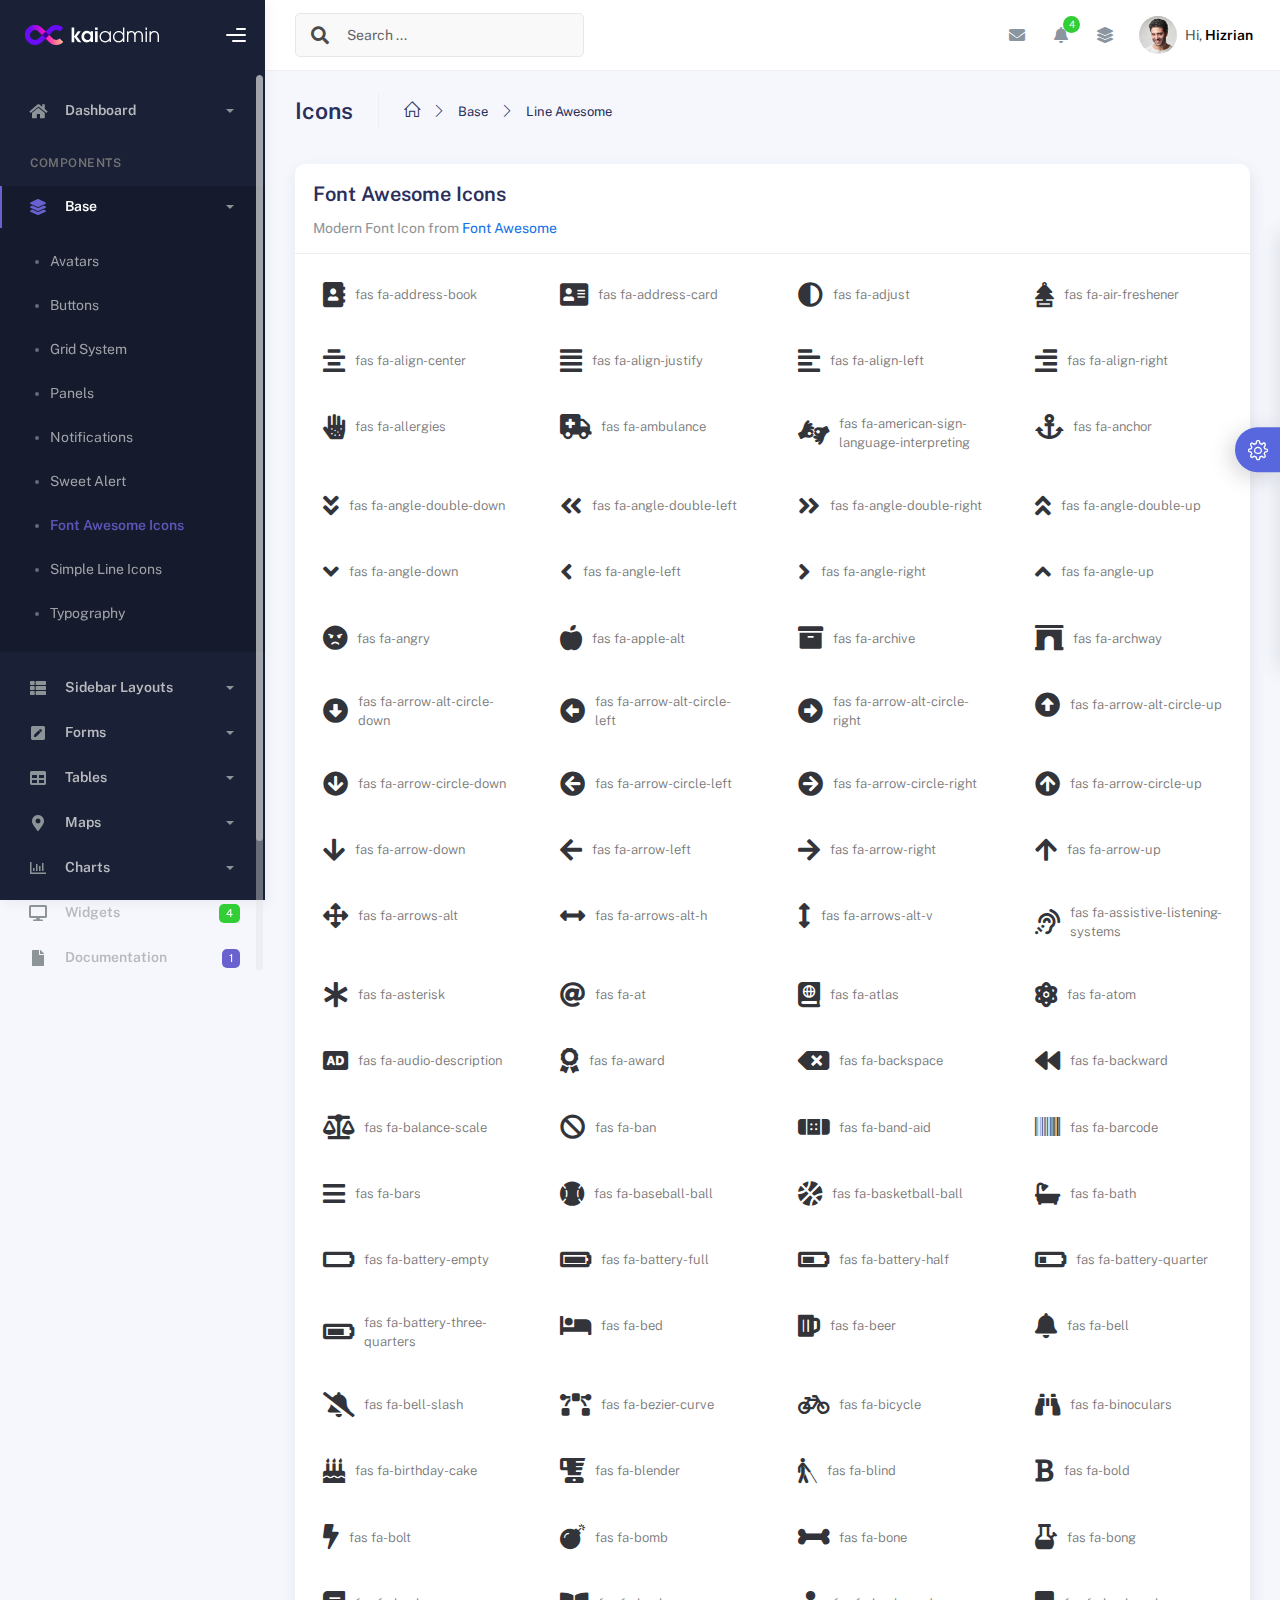
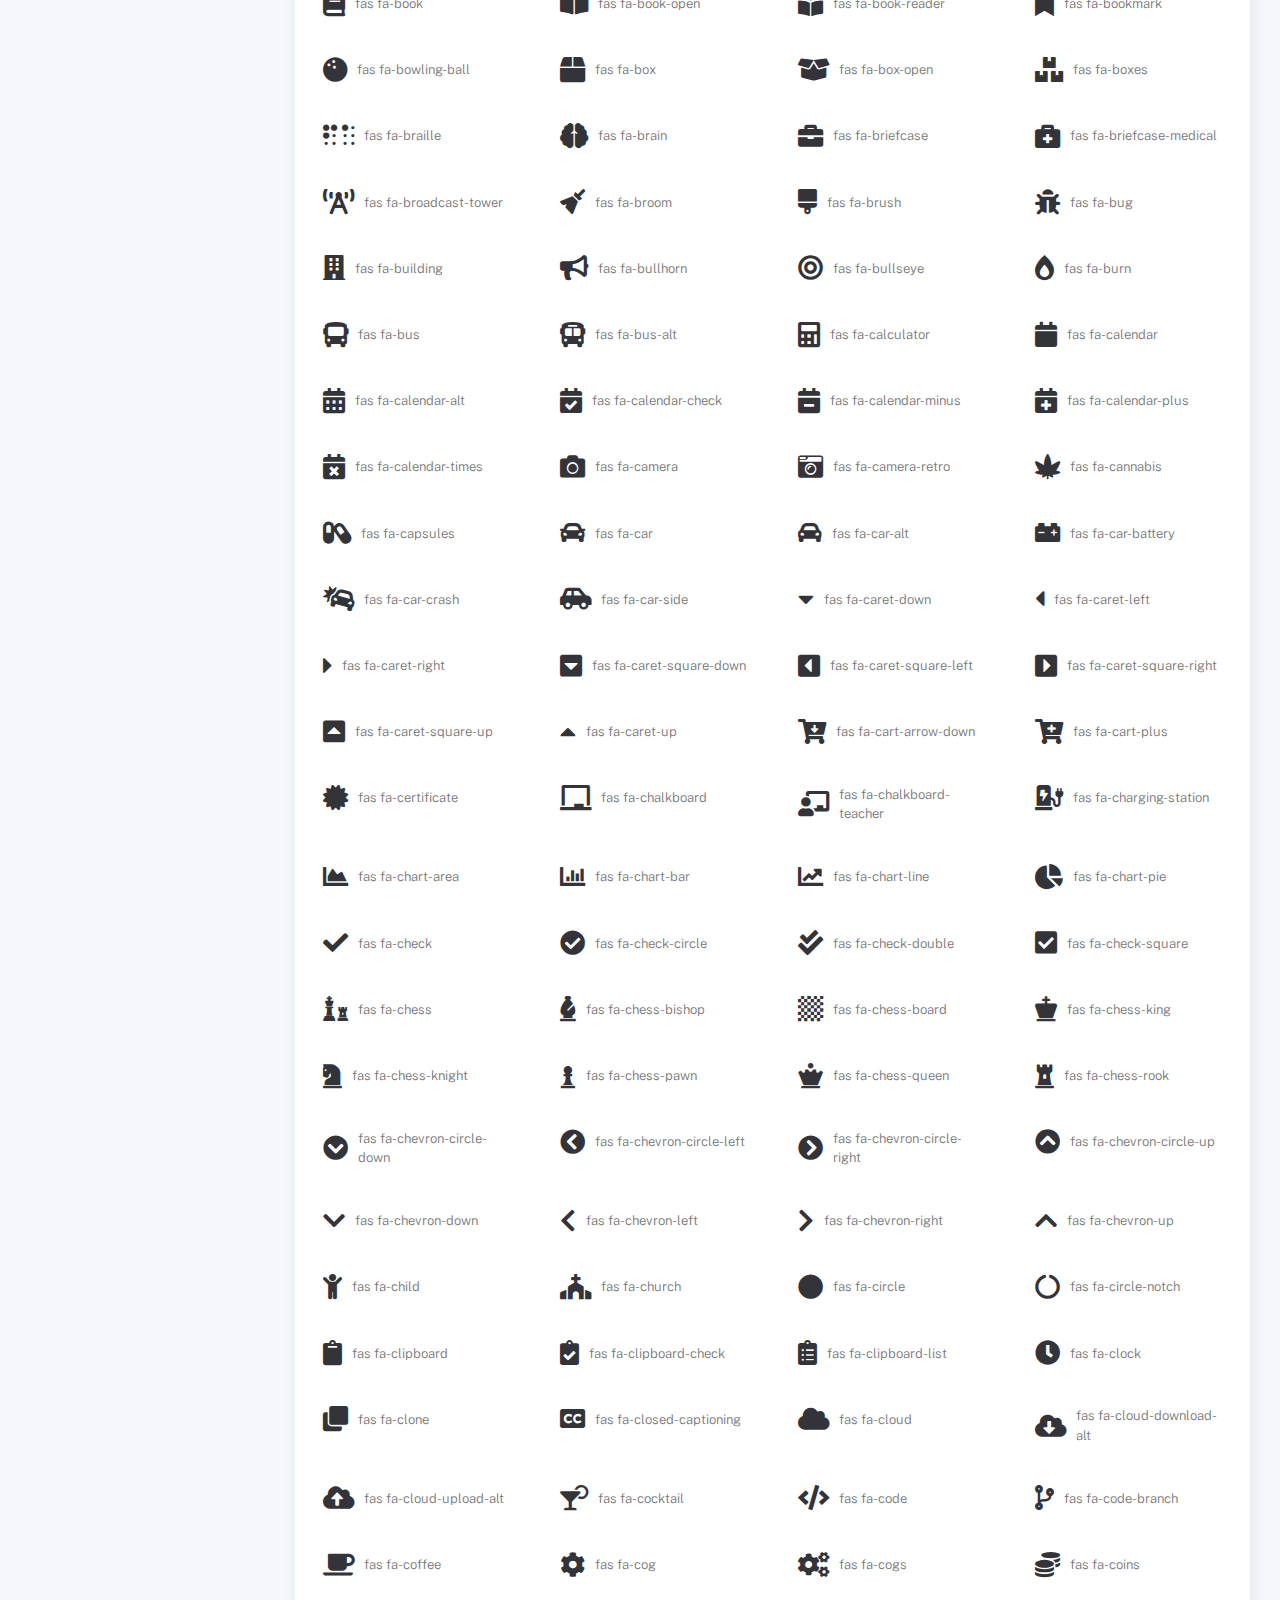
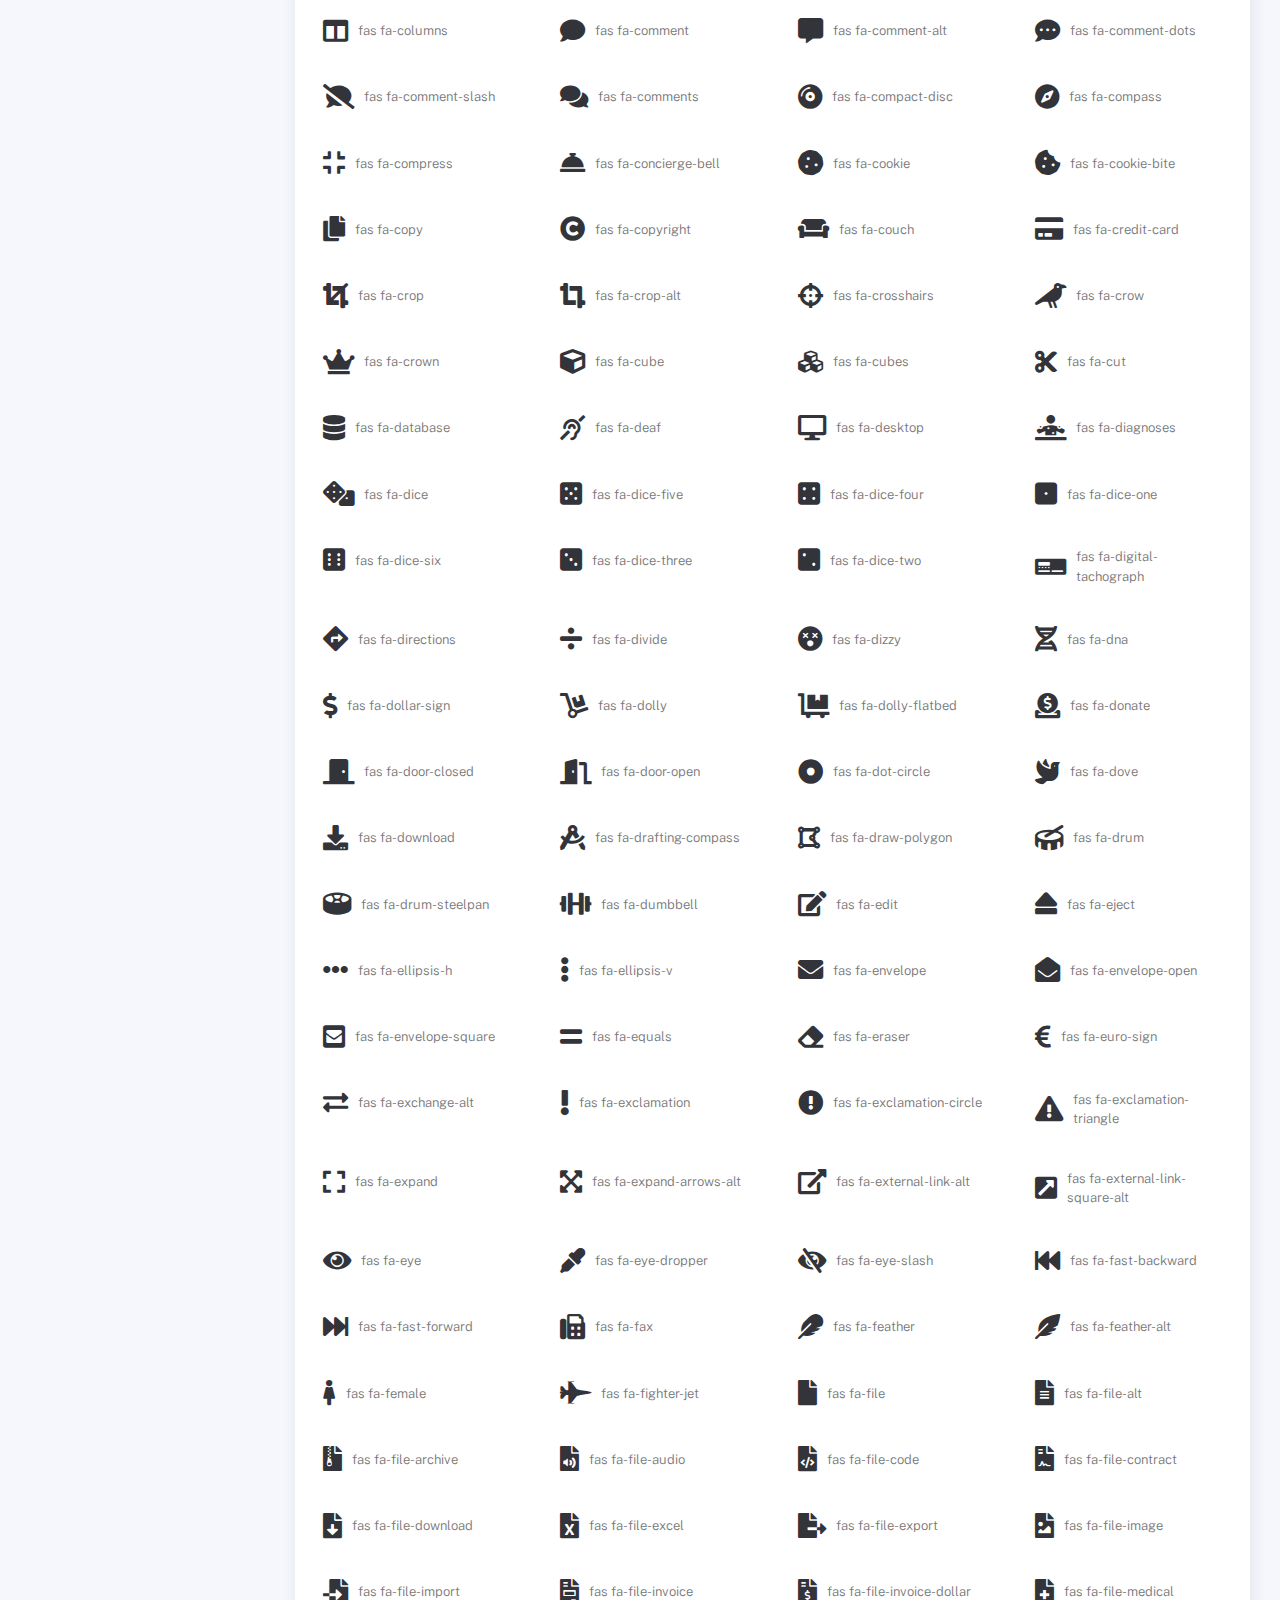
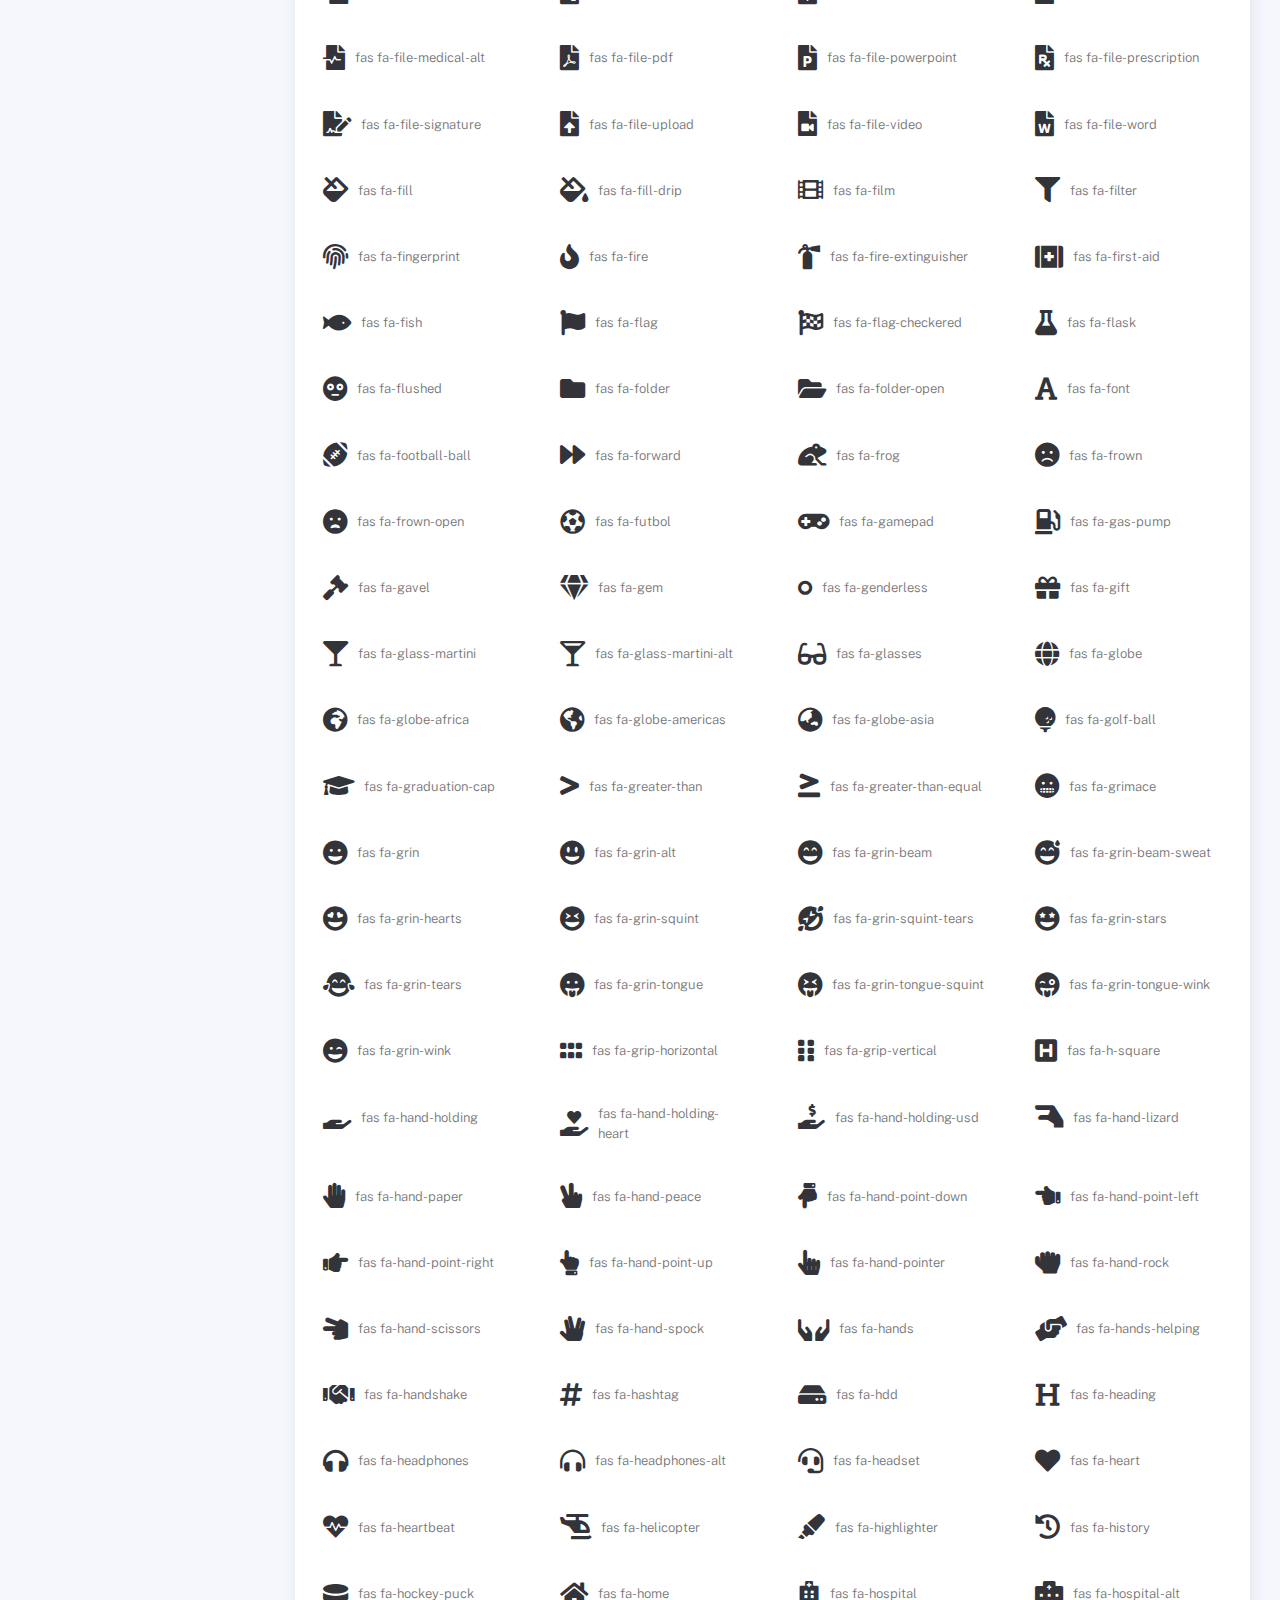
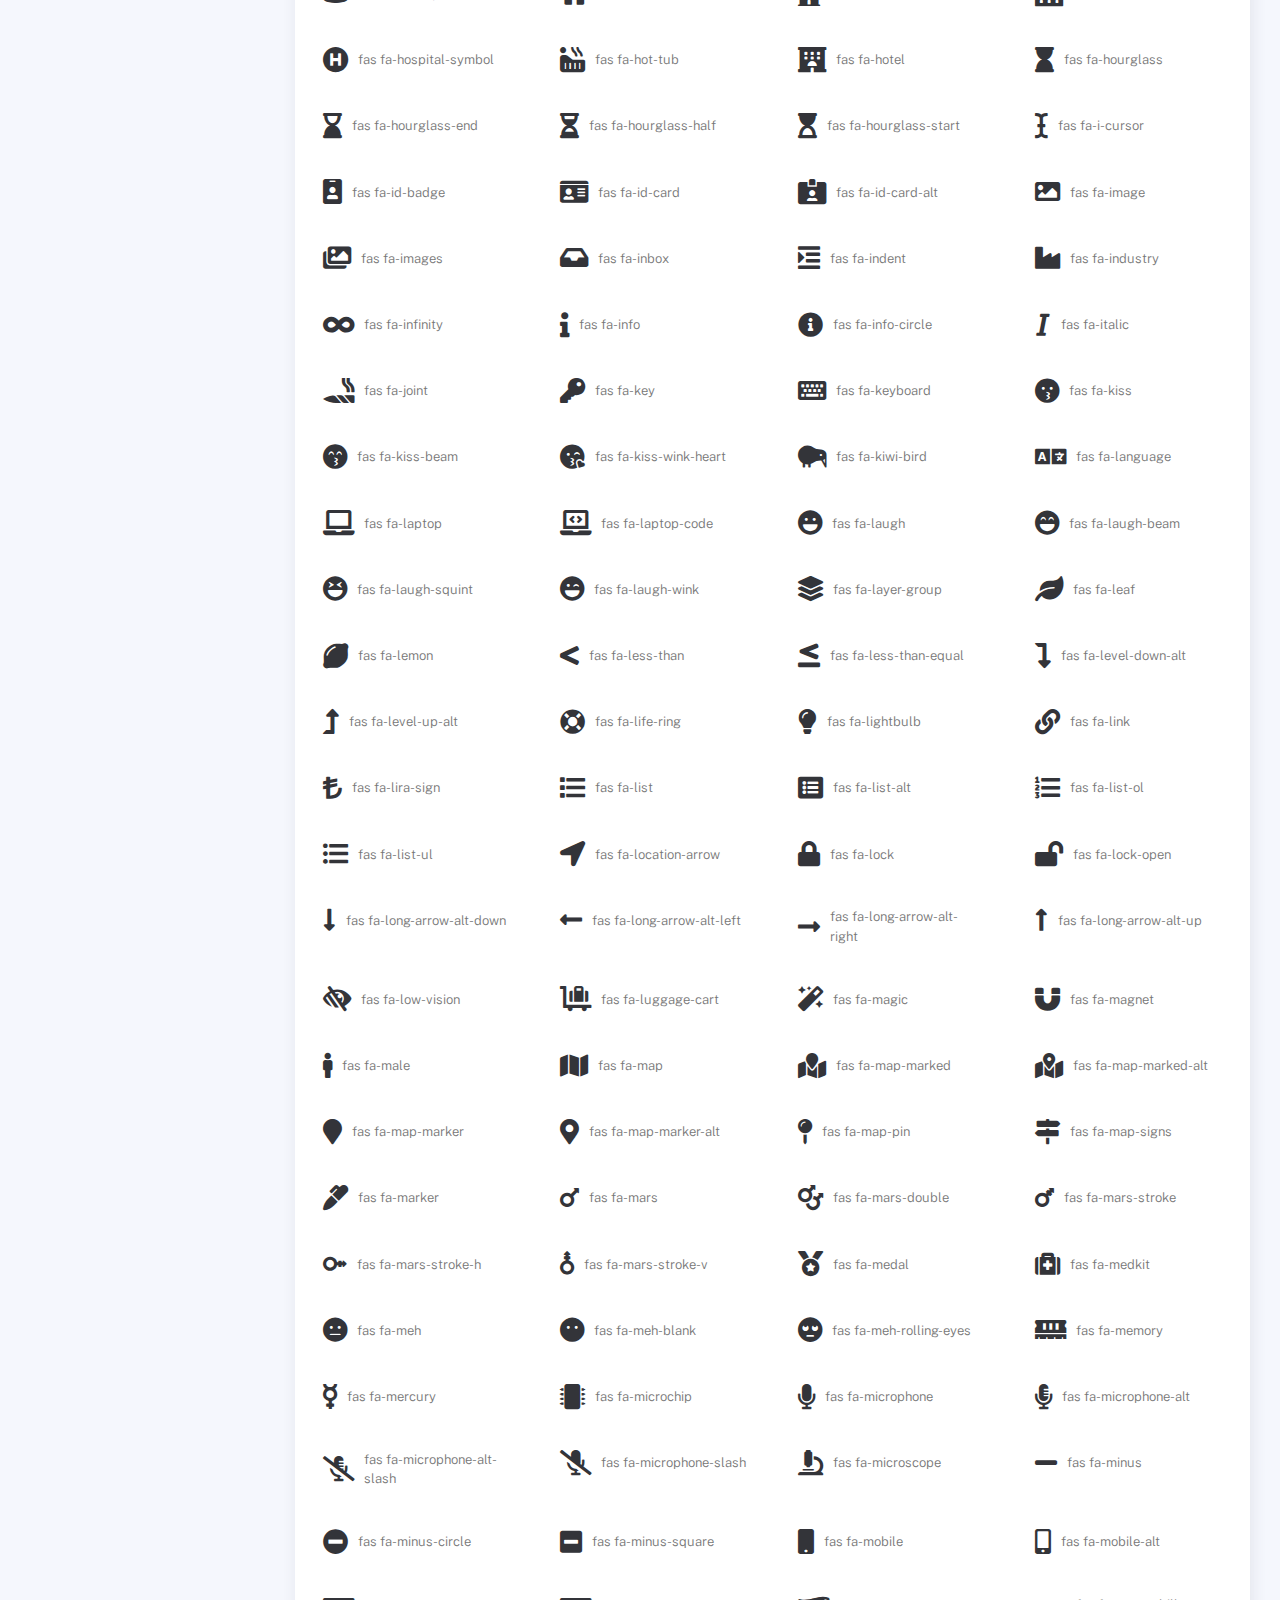
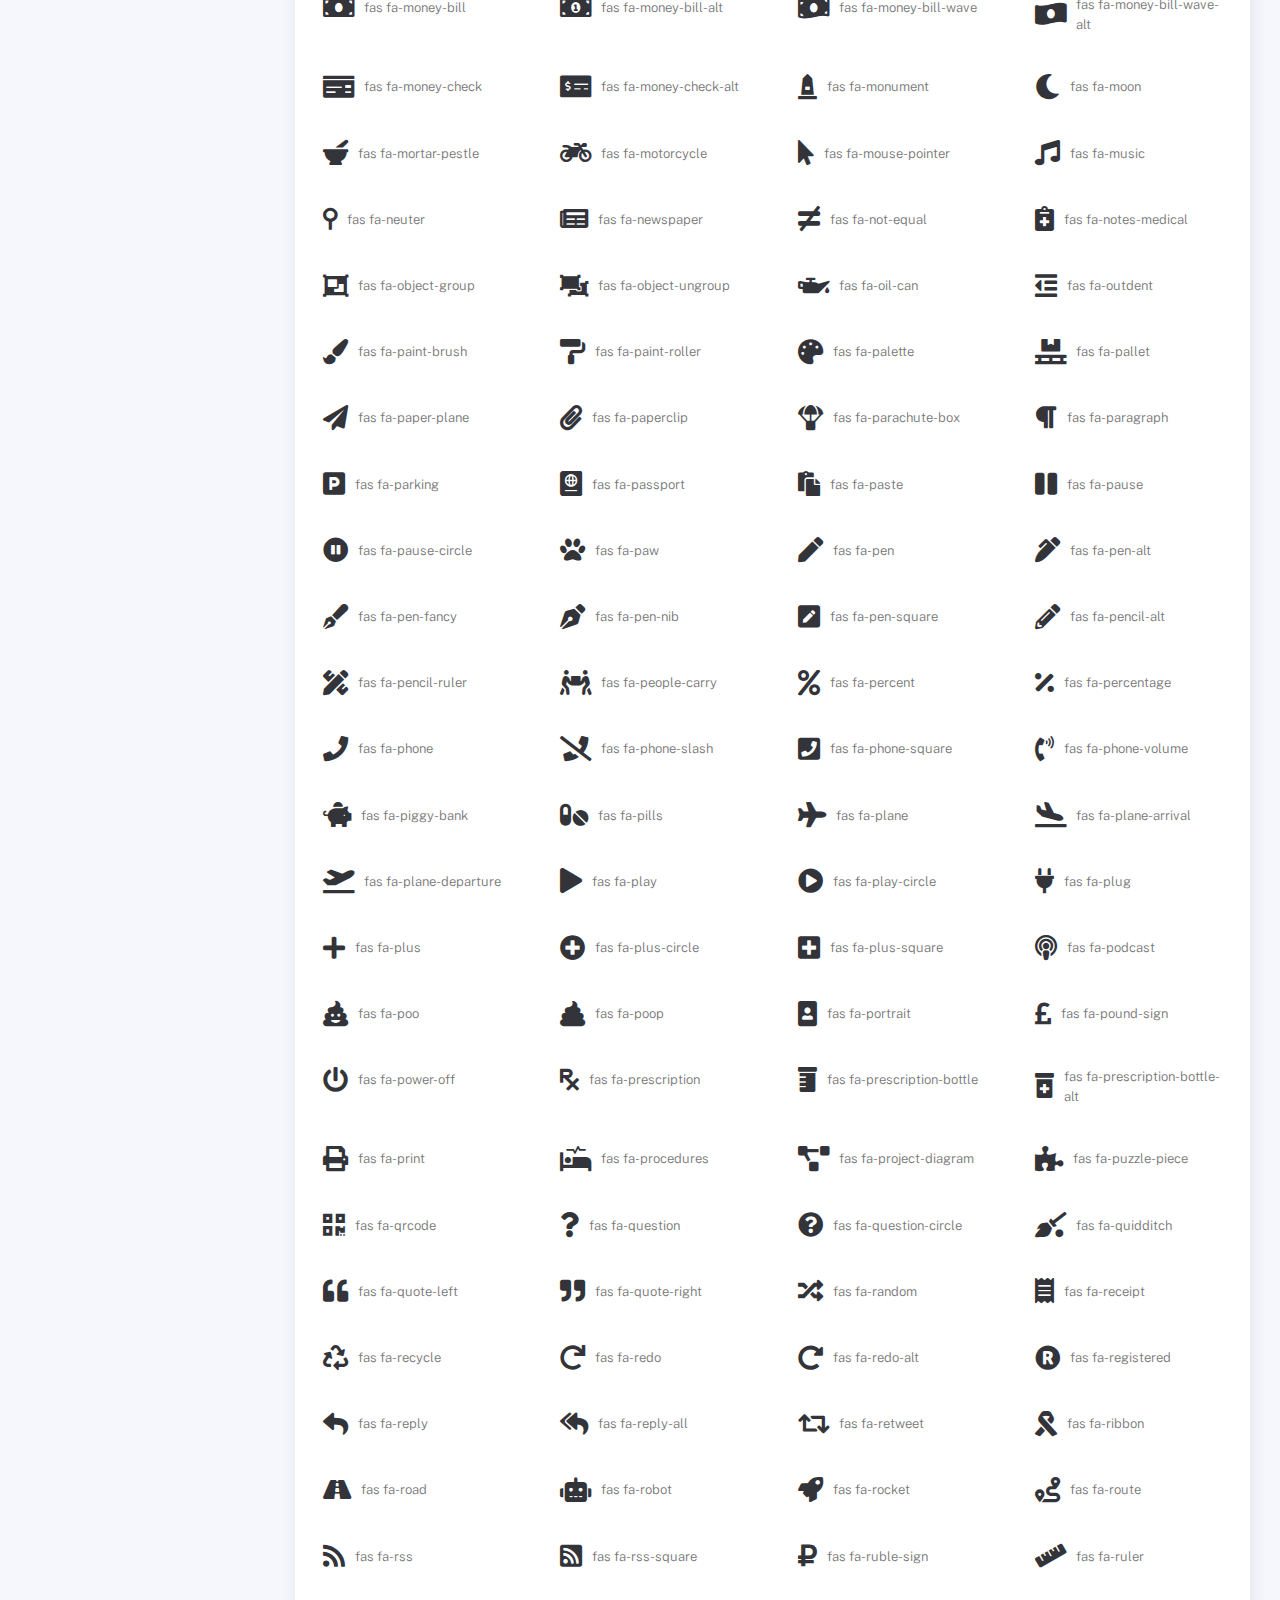
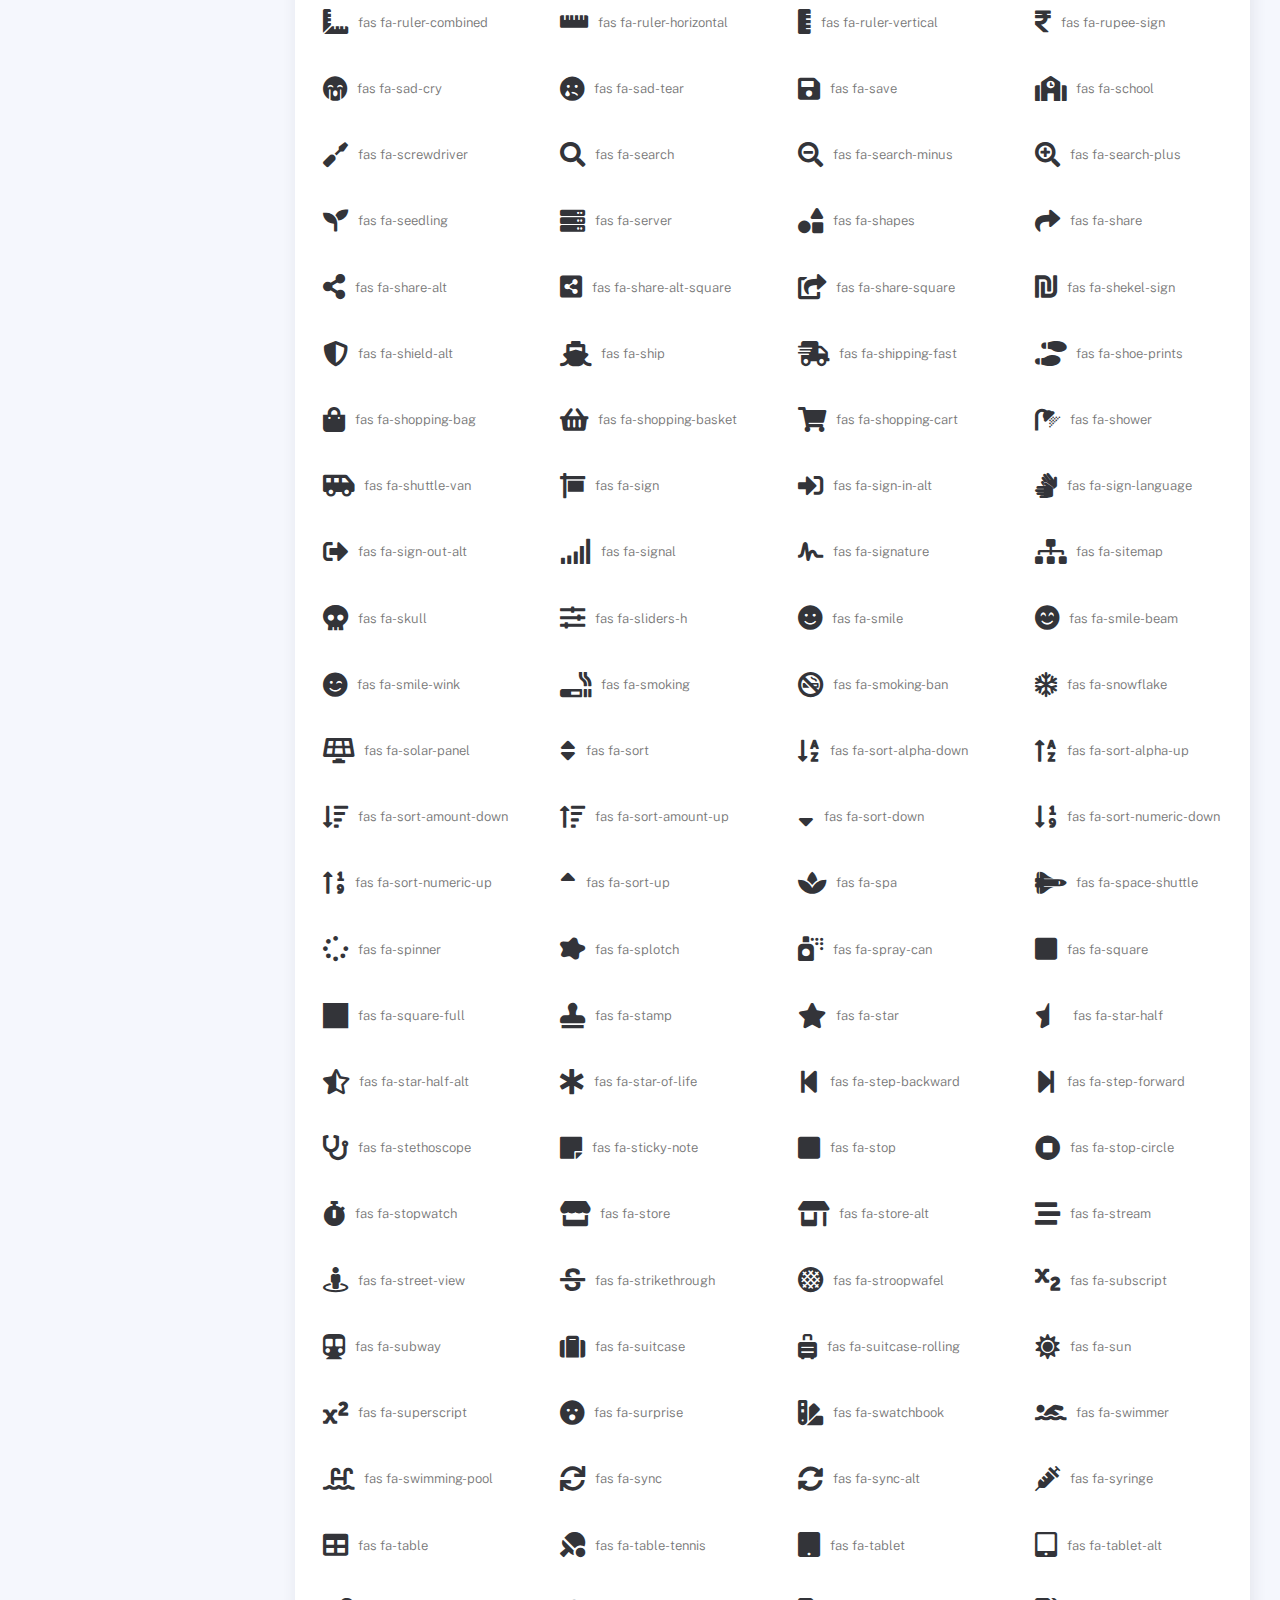
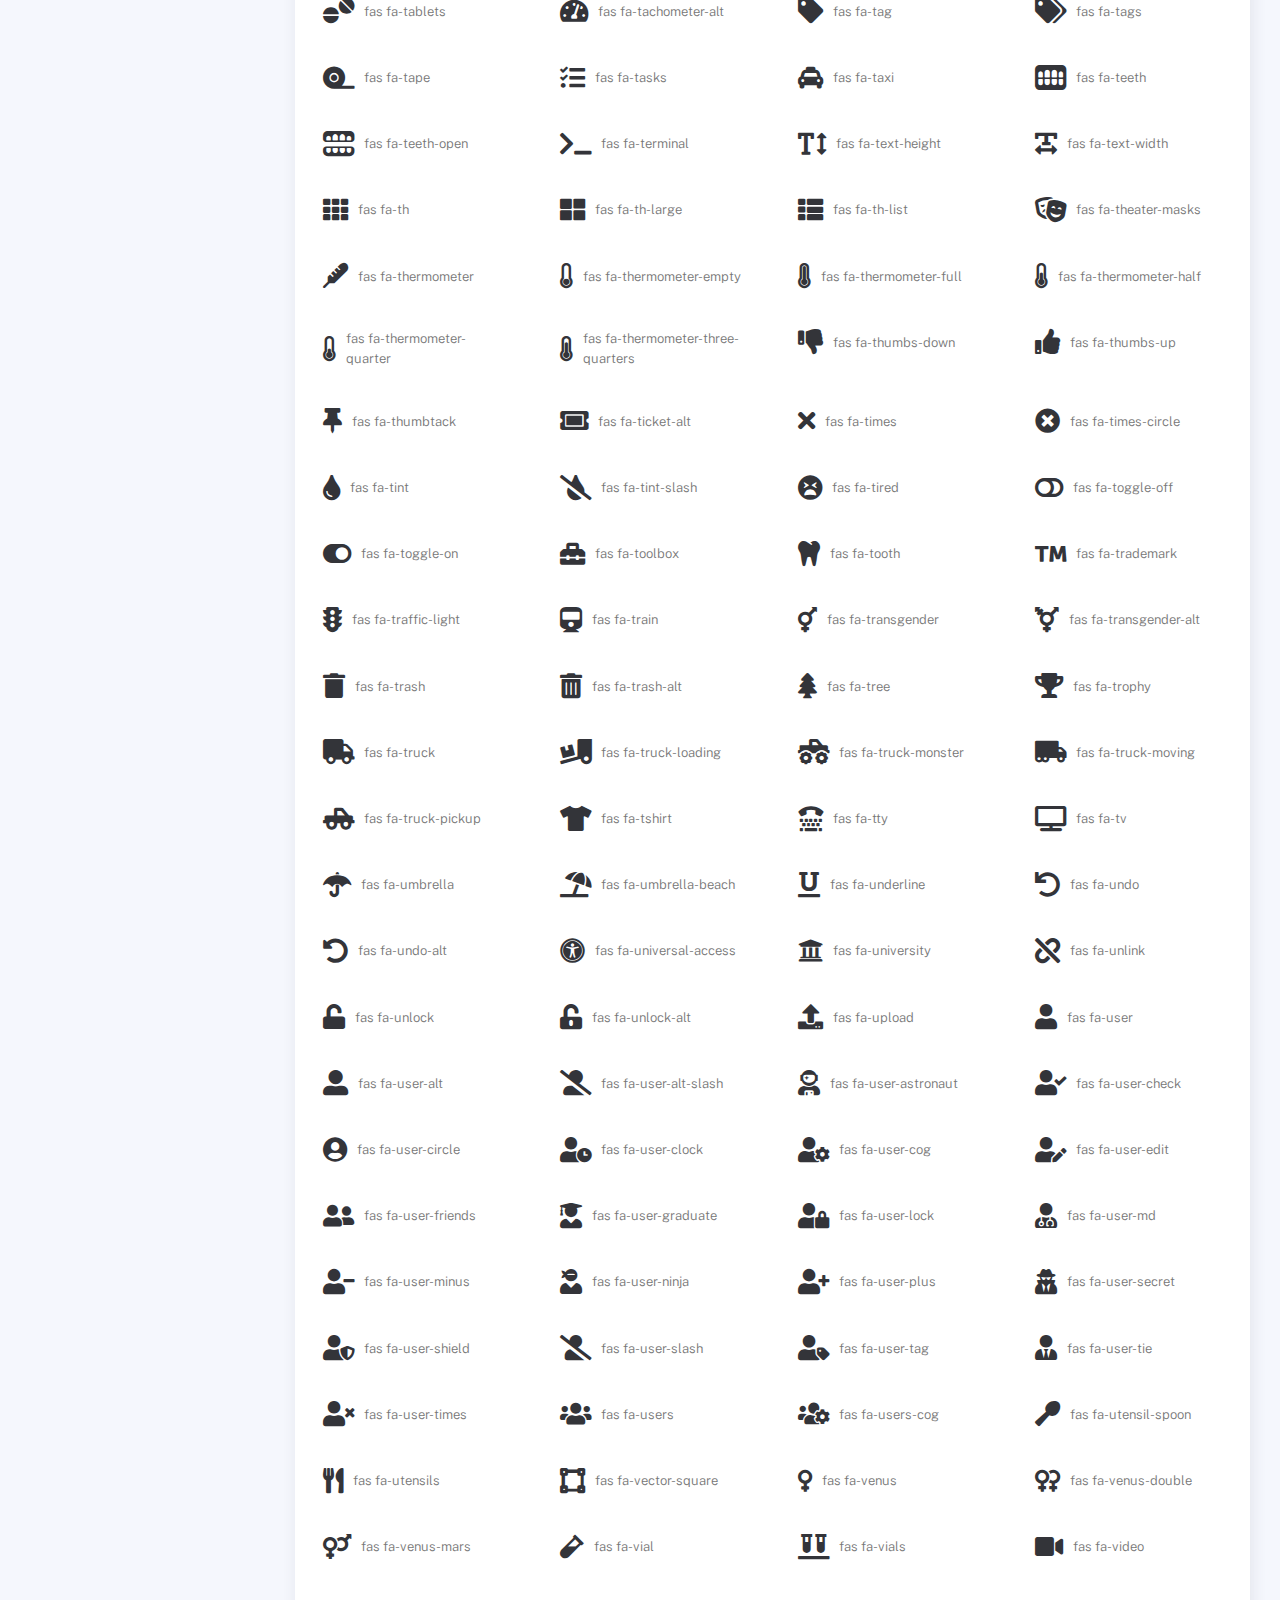
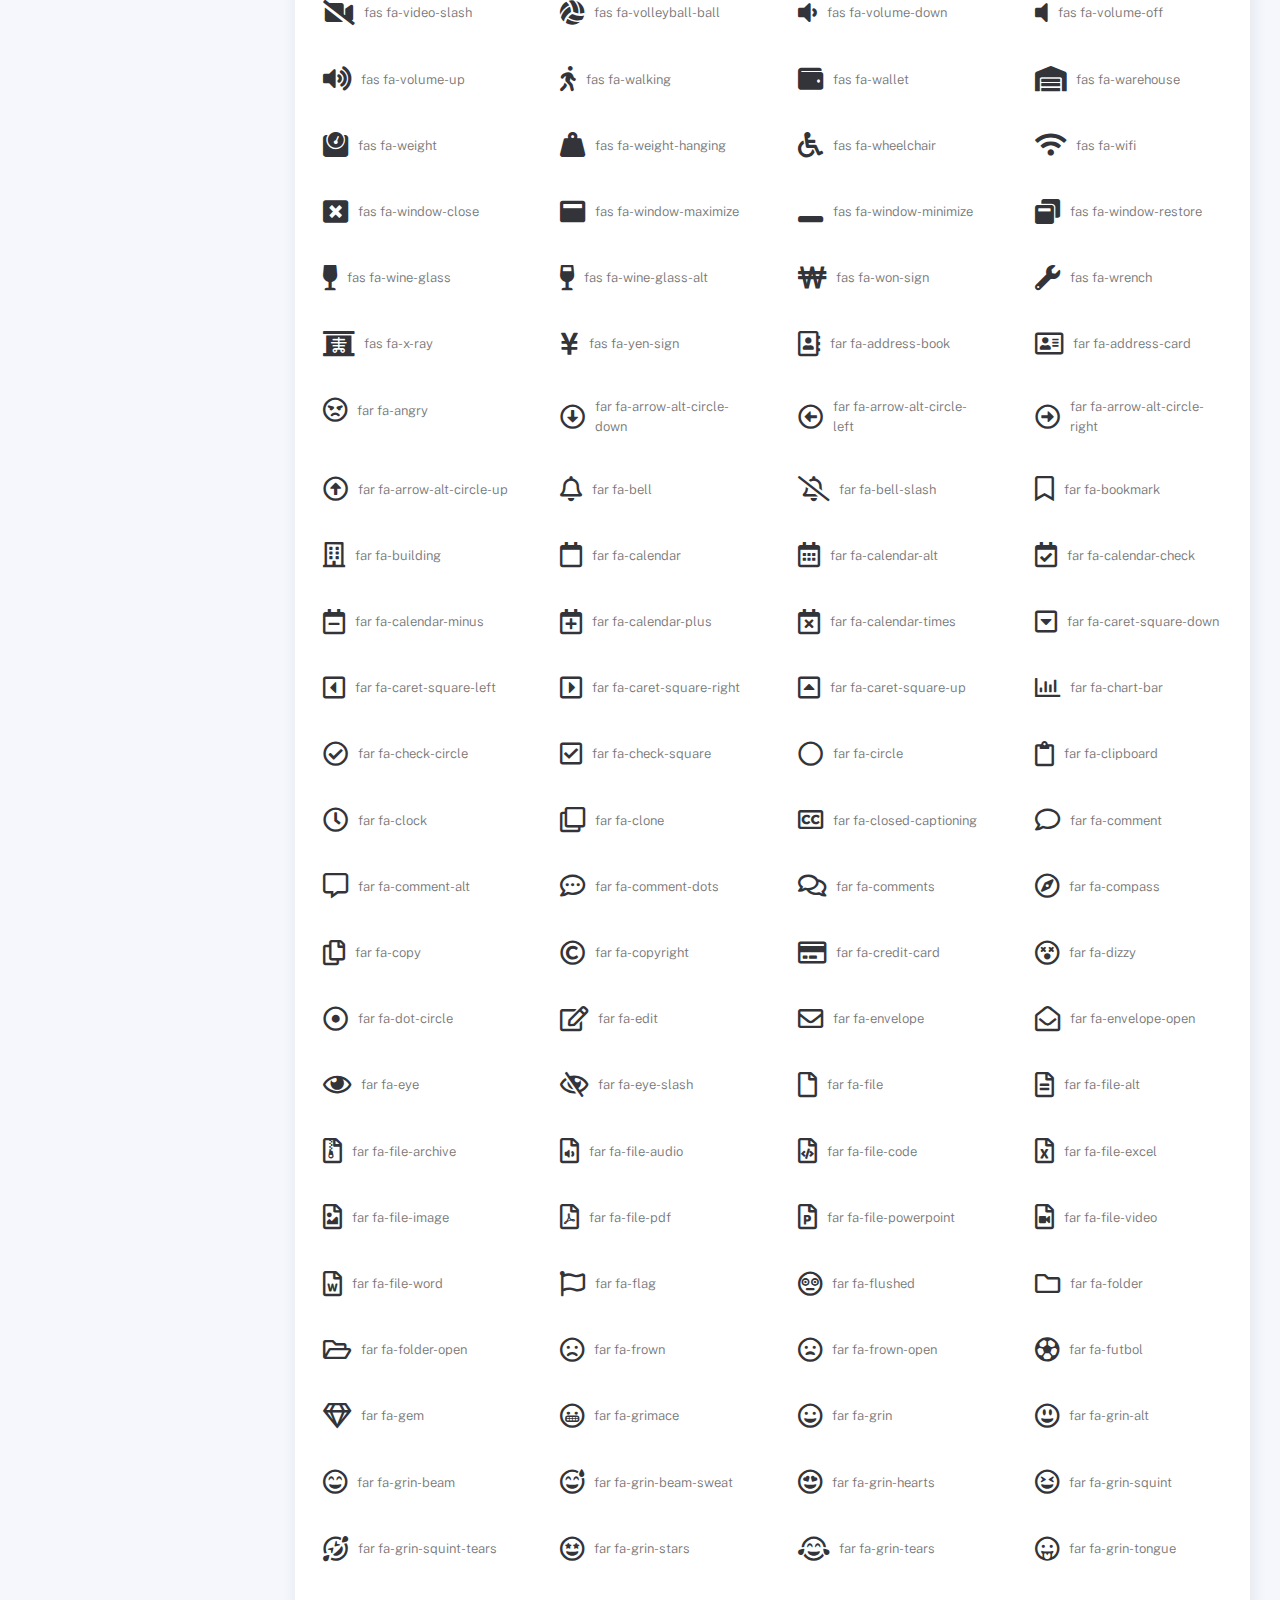
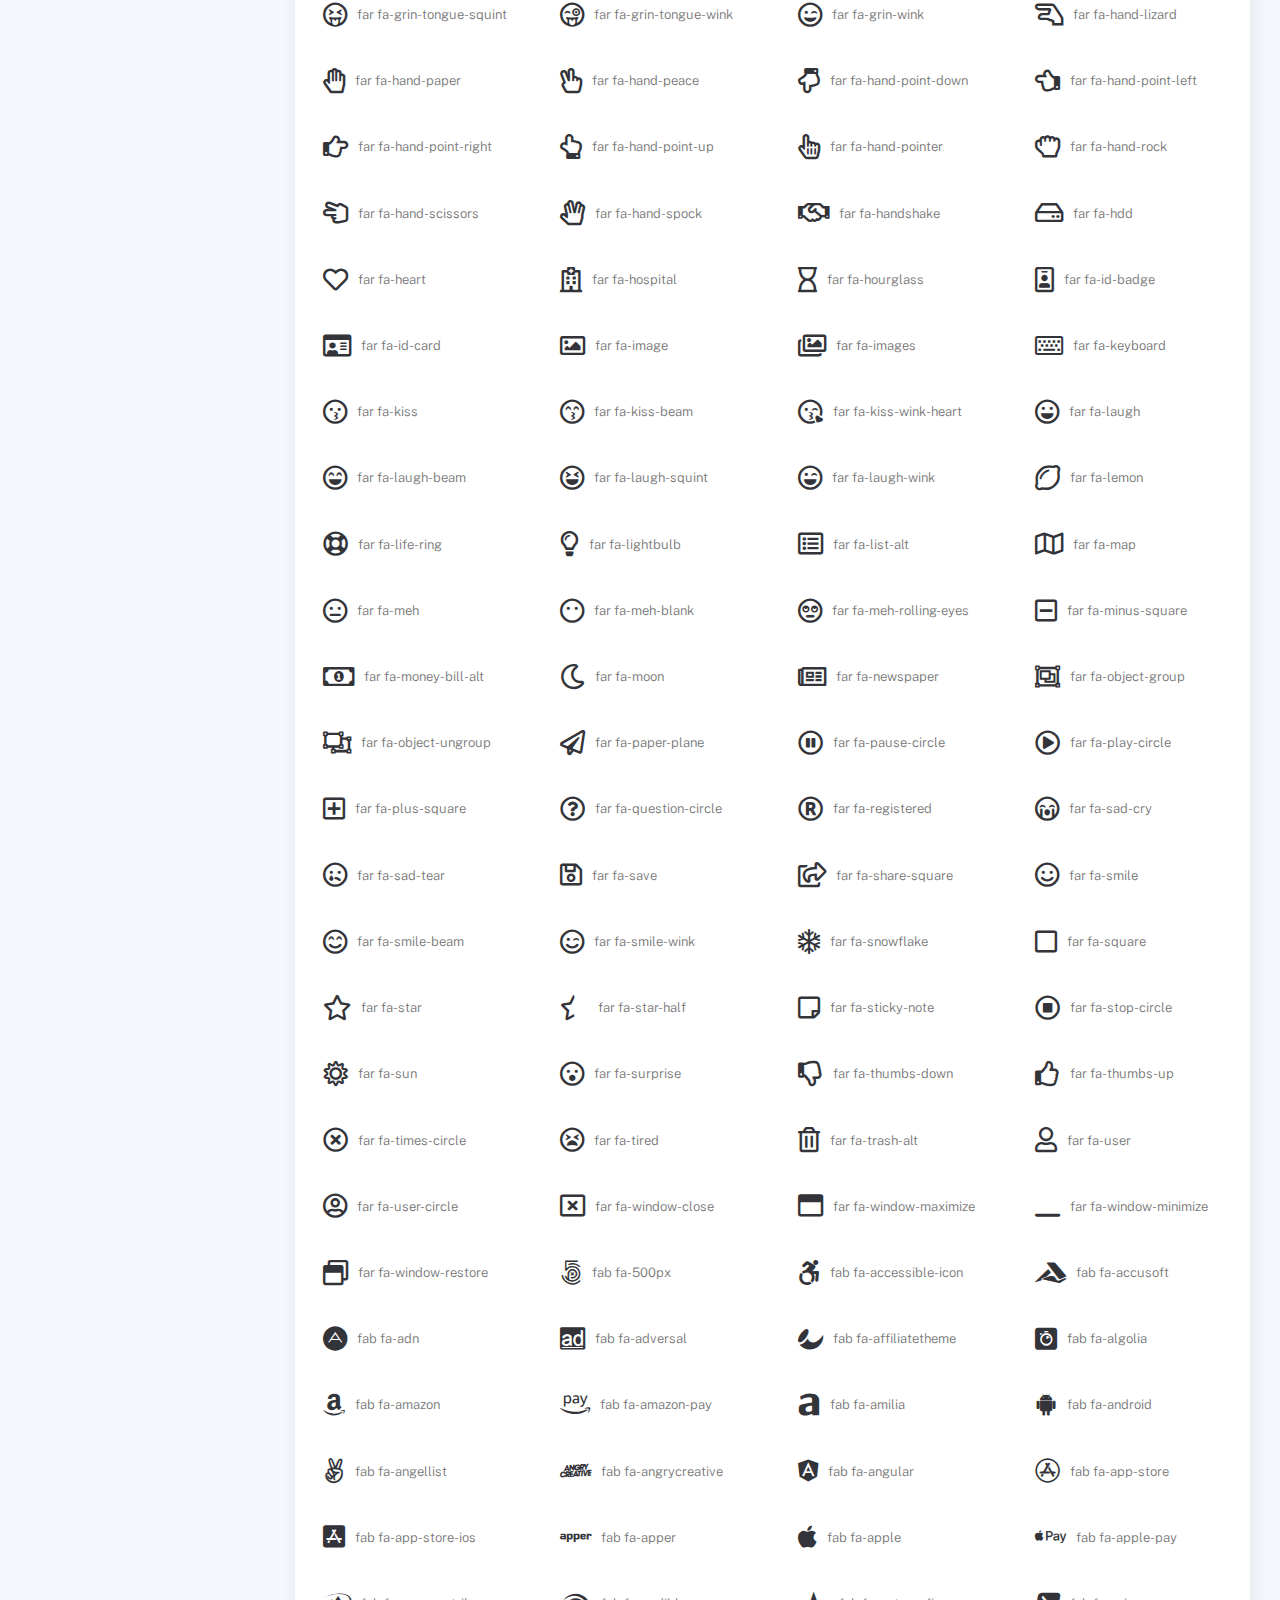
<file: loginnn/adm5/components/font-awesome-icons.html>
<!DOCTYPE html>
<html lang="en">
  <head>
    <meta http-equiv="X-UA-Compatible" content="IE=edge" />
    <title>Font Awesome - Kaiadmin Bootstrap 5 Admin Dashboard</title>
    <meta
      content="width=device-width, initial-scale=1.0, shrink-to-fit=no"
      name="viewport"
    />
    <link
      rel="icon"
      href="../assets/img/kaiadmin/favicon.ico"
      type="image/x-icon"
    />

    <!-- Fonts and icons -->
    <script src="../assets/js/plugin/webfont/webfont.min.js"></script>
    <script>
      WebFont.load({
        google: { families: ["Public Sans:300,400,500,600,700"] },
        custom: {
          families: [
            "Font Awesome 5 Solid",
            "Font Awesome 5 Regular",
            "Font Awesome 5 Brands",
            "simple-line-icons",
          ],
          urls: ["../assets/css/fonts.min.css"],
        },
        active: function () {
          sessionStorage.fonts = true;
        },
      });
    </script>

    <!-- CSS Files -->
    <link rel="stylesheet" href="../assets/css/bootstrap.min.css" />
    <link rel="stylesheet" href="../assets/css/plugins.min.css" />
    <link rel="stylesheet" href="../assets/css/kaiadmin.min.css" />

    <!-- CSS Just for demo purpose, don't include it in your project -->
    <link rel="stylesheet" href="../assets/css/demo.css" />
  </head>
  <body>
    <div class="wrapper">
      <!-- Sidebar -->
      <div class="sidebar" data-background-color="dark">
        <div class="sidebar-logo">
          <!-- Logo Header -->
          <div class="logo-header" data-background-color="dark">
            <a href="../index.html" class="logo">
              <img
                src="../assets/img/kaiadmin/logo_light.svg"
                alt="navbar brand"
                class="navbar-brand"
                height="20"
              />
            </a>
            <div class="nav-toggle">
              <button class="btn btn-toggle toggle-sidebar">
                <i class="gg-menu-right"></i>
              </button>
              <button class="btn btn-toggle sidenav-toggler">
                <i class="gg-menu-left"></i>
              </button>
            </div>
            <button class="topbar-toggler more">
              <i class="gg-more-vertical-alt"></i>
            </button>
          </div>
          <!-- End Logo Header -->
        </div>
        <div class="sidebar-wrapper scrollbar scrollbar-inner">
          <div class="sidebar-content">
            <ul class="nav nav-secondary">
              <li class="nav-item">
                <a
                  data-bs-toggle="collapse"
                  href="#dashboard"
                  class="collapsed"
                  aria-expanded="false"
                >
                  <i class="fas fa-home"></i>
                  <p>Dashboard</p>
                  <span class="caret"></span>
                </a>
                <div class="collapse" id="dashboard">
                  <ul class="nav nav-collapse">
                    <li>
                      <a href="../../demo1/index.html">
                        <span class="sub-item">Dashboard 1</span>
                      </a>
                    </li>
                  </ul>
                </div>
              </li>
              <li class="nav-section">
                <span class="sidebar-mini-icon">
                  <i class="fa fa-ellipsis-h"></i>
                </span>
                <h4 class="text-section">Components</h4>
              </li>
              <li class="nav-item active submenu">
                <a data-bs-toggle="collapse" href="#base">
                  <i class="fas fa-layer-group"></i>
                  <p>Base</p>
                  <span class="caret"></span>
                </a>
                <div class="collapse show" id="base">
                  <ul class="nav nav-collapse">
                    <li>
                      <a href="../components/avatars.html">
                        <span class="sub-item">Avatars</span>
                      </a>
                    </li>
                    <li>
                      <a href="../components/buttons.html">
                        <span class="sub-item">Buttons</span>
                      </a>
                    </li>
                    <li>
                      <a href="../components/gridsystem.html">
                        <span class="sub-item">Grid System</span>
                      </a>
                    </li>
                    <li>
                      <a href="../components/panels.html">
                        <span class="sub-item">Panels</span>
                      </a>
                    </li>
                    <li>
                      <a href="../components/notifications.html">
                        <span class="sub-item">Notifications</span>
                      </a>
                    </li>
                    <li>
                      <a href="../components/sweetalert.html">
                        <span class="sub-item">Sweet Alert</span>
                      </a>
                    </li>
                    <li class="active">
                      <a href="../components/font-awesome-icons.html">
                        <span class="sub-item">Font Awesome Icons</span>
                      </a>
                    </li>
                    <li>
                      <a href="../components/simple-line-icons.html">
                        <span class="sub-item">Simple Line Icons</span>
                      </a>
                    </li>
                    <li>
                      <a href="../components/typography.html">
                        <span class="sub-item">Typography</span>
                      </a>
                    </li>
                  </ul>
                </div>
              </li>
              <li class="nav-item">
                <a data-bs-toggle="collapse" href="#sidebarLayouts">
                  <i class="fas fa-th-list"></i>
                  <p>Sidebar Layouts</p>
                  <span class="caret"></span>
                </a>
                <div class="collapse" id="sidebarLayouts">
                  <ul class="nav nav-collapse">
                    <li>
                      <a href="../sidebar-style-2.html">
                        <span class="sub-item">Sidebar Style 2</span>
                      </a>
                    </li>
                    <li>
                      <a href="../icon-menu.html">
                        <span class="sub-item">Icon Menu</span>
                      </a>
                    </li>
                  </ul>
                </div>
              </li>
              <li class="nav-item">
                <a data-bs-toggle="collapse" href="#forms">
                  <i class="fas fa-pen-square"></i>
                  <p>Forms</p>
                  <span class="caret"></span>
                </a>
                <div class="collapse" id="forms">
                  <ul class="nav nav-collapse">
                    <li>
                      <a href="../forms/forms.html">
                        <span class="sub-item">Basic Form</span>
                      </a>
                    </li>
                  </ul>
                </div>
              </li>
              <li class="nav-item">
                <a data-bs-toggle="collapse" href="#tables">
                  <i class="fas fa-table"></i>
                  <p>Tables</p>
                  <span class="caret"></span>
                </a>
                <div class="collapse" id="tables">
                  <ul class="nav nav-collapse">
                    <li>
                      <a href="../tables/tables.html">
                        <span class="sub-item">Basic Table</span>
                      </a>
                    </li>
                    <li>
                      <a href="../tables/datatables.html">
                        <span class="sub-item">Datatables</span>
                      </a>
                    </li>
                  </ul>
                </div>
              </li>
              <li class="nav-item">
                <a data-bs-toggle="collapse" href="#maps">
                  <i class="fas fa-map-marker-alt"></i>
                  <p>Maps</p>
                  <span class="caret"></span>
                </a>
                <div class="collapse" id="maps">
                  <ul class="nav nav-collapse">
                    <li>
                      <a href="../maps/googlemaps.html">
                        <span class="sub-item">Google Maps</span>
                      </a>
                    </li>
                    <li>
                      <a href="../maps/jsvectormap.html">
                        <span class="sub-item">Jsvectormap</span>
                      </a>
                    </li>
                  </ul>
                </div>
              </li>
              <li class="nav-item">
                <a data-bs-toggle="collapse" href="#charts">
                  <i class="far fa-chart-bar"></i>
                  <p>Charts</p>
                  <span class="caret"></span>
                </a>
                <div class="collapse" id="charts">
                  <ul class="nav nav-collapse">
                    <li>
                      <a href="../charts/charts.html">
                        <span class="sub-item">Chart Js</span>
                      </a>
                    </li>
                    <li>
                      <a href="../charts/sparkline.html">
                        <span class="sub-item">Sparkline</span>
                      </a>
                    </li>
                  </ul>
                </div>
              </li>
              <li class="nav-item">
                <a href="../widgets.html">
                  <i class="fas fa-desktop"></i>
                  <p>Widgets</p>
                  <span class="badge badge-success">4</span>
                </a>
              </li>
              <li class="nav-item">
                <a href="../../../documentation/index.html">
                  <i class="fas fa-file"></i>
                  <p>Documentation</p>
                  <span class="badge badge-secondary">1</span>
                </a>
              </li>
              <li class="nav-item">
                <a data-bs-toggle="collapse" href="#submenu">
                  <i class="fas fa-bars"></i>
                  <p>Menu Levels</p>
                  <span class="caret"></span>
                </a>
                <div class="collapse" id="submenu">
                  <ul class="nav nav-collapse">
                    <li>
                      <a data-bs-toggle="collapse" href="#subnav1">
                        <span class="sub-item">Level 1</span>
                        <span class="caret"></span>
                      </a>
                      <div class="collapse" id="subnav1">
                        <ul class="nav nav-collapse subnav">
                          <li>
                            <a href="#">
                              <span class="sub-item">Level 2</span>
                            </a>
                          </li>
                          <li>
                            <a href="#">
                              <span class="sub-item">Level 2</span>
                            </a>
                          </li>
                        </ul>
                      </div>
                    </li>
                    <li>
                      <a data-bs-toggle="collapse" href="#subnav2">
                        <span class="sub-item">Level 1</span>
                        <span class="caret"></span>
                      </a>
                      <div class="collapse" id="subnav2">
                        <ul class="nav nav-collapse subnav">
                          <li>
                            <a href="#">
                              <span class="sub-item">Level 2</span>
                            </a>
                          </li>
                        </ul>
                      </div>
                    </li>
                    <li>
                      <a href="#">
                        <span class="sub-item">Level 1</span>
                      </a>
                    </li>
                  </ul>
                </div>
              </li>
            </ul>
          </div>
        </div>
      </div>
      <!-- End Sidebar -->

      <div class="main-panel">
        <div class="main-header">
          <div class="main-header-logo">
            <!-- Logo Header -->
            <div class="logo-header" data-background-color="dark">
              <a href="../index.html" class="logo">
                <img
                  src="../assets/img/kaiadmin/logo_light.svg"
                  alt="navbar brand"
                  class="navbar-brand"
                  height="20"
                />
              </a>
              <div class="nav-toggle">
                <button class="btn btn-toggle toggle-sidebar">
                  <i class="gg-menu-right"></i>
                </button>
                <button class="btn btn-toggle sidenav-toggler">
                  <i class="gg-menu-left"></i>
                </button>
              </div>
              <button class="topbar-toggler more">
                <i class="gg-more-vertical-alt"></i>
              </button>
            </div>
            <!-- End Logo Header -->
          </div>
          <!-- Navbar Header -->
          <nav
            class="navbar navbar-header navbar-header-transparent navbar-expand-lg border-bottom"
          >
            <div class="container-fluid">
              <nav
                class="navbar navbar-header-left navbar-expand-lg navbar-form nav-search p-0 d-none d-lg-flex"
              >
                <div class="input-group">
                  <div class="input-group-prepend">
                    <button type="submit" class="btn btn-search pe-1">
                      <i class="fa fa-search search-icon"></i>
                    </button>
                  </div>
                  <input
                    type="text"
                    placeholder="Search ..."
                    class="form-control"
                  />
                </div>
              </nav>

              <ul class="navbar-nav topbar-nav ms-md-auto align-items-center">
                <li
                  class="nav-item topbar-icon dropdown hidden-caret d-flex d-lg-none"
                >
                  <a
                    class="nav-link dropdown-toggle"
                    data-bs-toggle="dropdown"
                    href="#"
                    role="button"
                    aria-expanded="false"
                    aria-haspopup="true"
                  >
                    <i class="fa fa-search"></i>
                  </a>
                  <ul class="dropdown-menu dropdown-search animated fadeIn">
                    <form class="navbar-left navbar-form nav-search">
                      <div class="input-group">
                        <input
                          type="text"
                          placeholder="Search ..."
                          class="form-control"
                        />
                      </div>
                    </form>
                  </ul>
                </li>
                <li class="nav-item topbar-icon dropdown hidden-caret">
                  <a
                    class="nav-link dropdown-toggle"
                    href="#"
                    id="messageDropdown"
                    role="button"
                    data-bs-toggle="dropdown"
                    aria-haspopup="true"
                    aria-expanded="false"
                  >
                    <i class="fa fa-envelope"></i>
                  </a>
                  <ul
                    class="dropdown-menu messages-notif-box animated fadeIn"
                    aria-labelledby="messageDropdown"
                  >
                    <li>
                      <div
                        class="dropdown-title d-flex justify-content-between align-items-center"
                      >
                        Messages
                        <a href="#" class="small">Mark all as read</a>
                      </div>
                    </li>
                    <li>
                      <div class="message-notif-scroll scrollbar-outer">
                        <div class="notif-center">
                          <a href="#">
                            <div class="notif-img">
                              <img
                                src="../assets/img/jm_denis.jpg"
                                alt="Img Profile"
                              />
                            </div>
                            <div class="notif-content">
                              <span class="subject">Jimmy Denis</span>
                              <span class="block"> How are you ? </span>
                              <span class="time">5 minutes ago</span>
                            </div>
                          </a>
                          <a href="#">
                            <div class="notif-img">
                              <img
                                src="../assets/img/chadengle.jpg"
                                alt="Img Profile"
                              />
                            </div>
                            <div class="notif-content">
                              <span class="subject">Chad</span>
                              <span class="block"> Ok, Thanks ! </span>
                              <span class="time">12 minutes ago</span>
                            </div>
                          </a>
                          <a href="#">
                            <div class="notif-img">
                              <img
                                src="../assets/img/mlane.jpg"
                                alt="Img Profile"
                              />
                            </div>
                            <div class="notif-content">
                              <span class="subject">Jhon Doe</span>
                              <span class="block">
                                Ready for the meeting today...
                              </span>
                              <span class="time">12 minutes ago</span>
                            </div>
                          </a>
                          <a href="#">
                            <div class="notif-img">
                              <img
                                src="../assets/img/talha.jpg"
                                alt="Img Profile"
                              />
                            </div>
                            <div class="notif-content">
                              <span class="subject">Talha</span>
                              <span class="block"> Hi, Apa Kabar ? </span>
                              <span class="time">17 minutes ago</span>
                            </div>
                          </a>
                        </div>
                      </div>
                    </li>
                    <li>
                      <a class="see-all" href="javascript:void(0);"
                        >See all messages<i class="fa fa-angle-right"></i>
                      </a>
                    </li>
                  </ul>
                </li>
                <li class="nav-item topbar-icon dropdown hidden-caret">
                  <a
                    class="nav-link dropdown-toggle"
                    href="#"
                    id="notifDropdown"
                    role="button"
                    data-bs-toggle="dropdown"
                    aria-haspopup="true"
                    aria-expanded="false"
                  >
                    <i class="fa fa-bell"></i>
                    <span class="notification">4</span>
                  </a>
                  <ul
                    class="dropdown-menu notif-box animated fadeIn"
                    aria-labelledby="notifDropdown"
                  >
                    <li>
                      <div class="dropdown-title">
                        You have 4 new notification
                      </div>
                    </li>
                    <li>
                      <div class="notif-scroll scrollbar-outer">
                        <div class="notif-center">
                          <a href="#">
                            <div class="notif-icon notif-primary">
                              <i class="fa fa-user-plus"></i>
                            </div>
                            <div class="notif-content">
                              <span class="block"> New user registered </span>
                              <span class="time">5 minutes ago</span>
                            </div>
                          </a>
                          <a href="#">
                            <div class="notif-icon notif-success">
                              <i class="fa fa-comment"></i>
                            </div>
                            <div class="notif-content">
                              <span class="block">
                                Rahmad commented on Admin
                              </span>
                              <span class="time">12 minutes ago</span>
                            </div>
                          </a>
                          <a href="#">
                            <div class="notif-img">
                              <img
                                src="../assets/img/profile2.jpg"
                                alt="Img Profile"
                              />
                            </div>
                            <div class="notif-content">
                              <span class="block">
                                Reza send messages to you
                              </span>
                              <span class="time">12 minutes ago</span>
                            </div>
                          </a>
                          <a href="#">
                            <div class="notif-icon notif-danger">
                              <i class="fa fa-heart"></i>
                            </div>
                            <div class="notif-content">
                              <span class="block"> Farrah liked Admin </span>
                              <span class="time">17 minutes ago</span>
                            </div>
                          </a>
                        </div>
                      </div>
                    </li>
                    <li>
                      <a class="see-all" href="javascript:void(0);"
                        >See all notifications<i class="fa fa-angle-right"></i>
                      </a>
                    </li>
                  </ul>
                </li>
                <li class="nav-item topbar-icon dropdown hidden-caret">
                  <a
                    class="nav-link"
                    data-bs-toggle="dropdown"
                    href="#"
                    aria-expanded="false"
                  >
                    <i class="fas fa-layer-group"></i>
                  </a>
                  <div class="dropdown-menu quick-actions animated fadeIn">
                    <div class="quick-actions-header">
                      <span class="title mb-1">Quick Actions</span>
                      <span class="subtitle op-7">Shortcuts</span>
                    </div>
                    <div class="quick-actions-scroll scrollbar-outer">
                      <div class="quick-actions-items">
                        <div class="row m-0">
                          <a class="col-6 col-md-4 p-0" href="#">
                            <div class="quick-actions-item">
                              <div class="avatar-item bg-danger rounded-circle">
                                <i class="far fa-calendar-alt"></i>
                              </div>
                              <span class="text">Calendar</span>
                            </div>
                          </a>
                          <a class="col-6 col-md-4 p-0" href="#">
                            <div class="quick-actions-item">
                              <div
                                class="avatar-item bg-warning rounded-circle"
                              >
                                <i class="fas fa-map"></i>
                              </div>
                              <span class="text">Maps</span>
                            </div>
                          </a>
                          <a class="col-6 col-md-4 p-0" href="#">
                            <div class="quick-actions-item">
                              <div class="avatar-item bg-info rounded-circle">
                                <i class="fas fa-file-excel"></i>
                              </div>
                              <span class="text">Reports</span>
                            </div>
                          </a>
                          <a class="col-6 col-md-4 p-0" href="#">
                            <div class="quick-actions-item">
                              <div
                                class="avatar-item bg-success rounded-circle"
                              >
                                <i class="fas fa-envelope"></i>
                              </div>
                              <span class="text">Emails</span>
                            </div>
                          </a>
                          <a class="col-6 col-md-4 p-0" href="#">
                            <div class="quick-actions-item">
                              <div
                                class="avatar-item bg-primary rounded-circle"
                              >
                                <i class="fas fa-file-invoice-dollar"></i>
                              </div>
                              <span class="text">Invoice</span>
                            </div>
                          </a>
                          <a class="col-6 col-md-4 p-0" href="#">
                            <div class="quick-actions-item">
                              <div
                                class="avatar-item bg-secondary rounded-circle"
                              >
                                <i class="fas fa-credit-card"></i>
                              </div>
                              <span class="text">Payments</span>
                            </div>
                          </a>
                        </div>
                      </div>
                    </div>
                  </div>
                </li>

                <li class="nav-item topbar-user dropdown hidden-caret">
                  <a
                    class="dropdown-toggle profile-pic"
                    data-bs-toggle="dropdown"
                    href="#"
                    aria-expanded="false"
                  >
                    <div class="avatar-sm">
                      <img
                        src="../assets/img/profile.jpg"
                        alt="..."
                        class="avatar-img rounded-circle"
                      />
                    </div>
                    <span class="profile-username">
                      <span class="op-7">Hi,</span>
                      <span class="fw-bold">Hizrian</span>
                    </span>
                  </a>
                  <ul class="dropdown-menu dropdown-user animated fadeIn">
                    <div class="dropdown-user-scroll scrollbar-outer">
                      <li>
                        <div class="user-box">
                          <div class="avatar-lg">
                            <img
                              src="../assets/img/profile.jpg"
                              alt="image profile"
                              class="avatar-img rounded"
                            />
                          </div>
                          <div class="u-text">
                            <h4>Hizrian</h4>
                            <p class="text-muted">hello@example.com</p>
                            <a
                              href="profile.html"
                              class="btn btn-xs btn-secondary btn-sm"
                              >View Profile</a
                            >
                          </div>
                        </div>
                      </li>
                      <li>
                        <div class="dropdown-divider"></div>
                        <a class="dropdown-item" href="#">My Profile</a>
                        <a class="dropdown-item" href="#">My Balance</a>
                        <a class="dropdown-item" href="#">Inbox</a>
                        <div class="dropdown-divider"></div>
                        <a class="dropdown-item" href="#">Account Setting</a>
                        <div class="dropdown-divider"></div>
                        <a class="dropdown-item" href="#">Logout</a>
                      </li>
                    </div>
                  </ul>
                </li>
              </ul>
            </div>
          </nav>
          <!-- End Navbar -->
        </div>

        <div class="container">
          <div class="page-inner">
            <div class="page-header">
              <h3 class="fw-bold mb-3">Icons</h3>
              <ul class="breadcrumbs mb-3">
                <li class="nav-home">
                  <a href="#">
                    <i class="icon-home"></i>
                  </a>
                </li>
                <li class="separator">
                  <i class="icon-arrow-right"></i>
                </li>
                <li class="nav-item">
                  <a href="#">Base</a>
                </li>
                <li class="separator">
                  <i class="icon-arrow-right"></i>
                </li>
                <li class="nav-item">
                  <a href="#">Line Awesome</a>
                </li>
              </ul>
            </div>
            <div class="row">
              <div class="col-md-12">
                <div class="card">
                  <div class="card-header">
                    <div class="card-title">Font Awesome Icons</div>
                    <div class="card-category">
                      Modern Font Icon from
                      <a class="link" href="https://fontawesome.com"
                        >Font Awesome</a
                      >
                    </div>
                  </div>
                  <div class="card-body">
                    <div id="row-demo-icon" class="row"></div>
                  </div>
                </div>
              </div>
            </div>
          </div>
        </div>

        <footer class="footer">
          <div class="container-fluid d-flex justify-content-between">
            <nav class="pull-left">
              <ul class="nav">
                <li class="nav-item">
                  <a class="nav-link" href="http://www.themekita.com">
                    ThemeKita
                  </a>
                </li>
                <li class="nav-item">
                  <a class="nav-link" href="#"> Help </a>
                </li>
                <li class="nav-item">
                  <a class="nav-link" href="#"> Licenses </a>
                </li>
              </ul>
            </nav>
            <div class="copyright">
              2024, made with <i class="fa fa-heart heart text-danger"></i> by
              <a href="http://www.themekita.com">ThemeKita</a>
            </div>
            <div>
              Distributed by
              <a target="_blank" href="https://themewagon.com/">ThemeWagon</a>.
            </div>
          </div>
        </footer>
      </div>

      <!-- Custom template | don't include it in your project! -->
      <div class="custom-template">
        <div class="title">Settings</div>
        <div class="custom-content">
          <div class="switcher">
            <div class="switch-block">
              <h4>Logo Header</h4>
              <div class="btnSwitch">
                <button
                  type="button"
                  class="selected changeLogoHeaderColor"
                  data-color="dark"
                ></button>
                <button
                  type="button"
                  class="selected changeLogoHeaderColor"
                  data-color="blue"
                ></button>
                <button
                  type="button"
                  class="changeLogoHeaderColor"
                  data-color="purple"
                ></button>
                <button
                  type="button"
                  class="changeLogoHeaderColor"
                  data-color="light-blue"
                ></button>
                <button
                  type="button"
                  class="changeLogoHeaderColor"
                  data-color="green"
                ></button>
                <button
                  type="button"
                  class="changeLogoHeaderColor"
                  data-color="orange"
                ></button>
                <button
                  type="button"
                  class="changeLogoHeaderColor"
                  data-color="red"
                ></button>
                <button
                  type="button"
                  class="changeLogoHeaderColor"
                  data-color="white"
                ></button>
                <br />
                <button
                  type="button"
                  class="changeLogoHeaderColor"
                  data-color="dark2"
                ></button>
                <button
                  type="button"
                  class="changeLogoHeaderColor"
                  data-color="blue2"
                ></button>
                <button
                  type="button"
                  class="changeLogoHeaderColor"
                  data-color="purple2"
                ></button>
                <button
                  type="button"
                  class="changeLogoHeaderColor"
                  data-color="light-blue2"
                ></button>
                <button
                  type="button"
                  class="changeLogoHeaderColor"
                  data-color="green2"
                ></button>
                <button
                  type="button"
                  class="changeLogoHeaderColor"
                  data-color="orange2"
                ></button>
                <button
                  type="button"
                  class="changeLogoHeaderColor"
                  data-color="red2"
                ></button>
              </div>
            </div>
            <div class="switch-block">
              <h4>Navbar Header</h4>
              <div class="btnSwitch">
                <button
                  type="button"
                  class="changeTopBarColor"
                  data-color="dark"
                ></button>
                <button
                  type="button"
                  class="changeTopBarColor"
                  data-color="blue"
                ></button>
                <button
                  type="button"
                  class="changeTopBarColor"
                  data-color="purple"
                ></button>
                <button
                  type="button"
                  class="changeTopBarColor"
                  data-color="light-blue"
                ></button>
                <button
                  type="button"
                  class="changeTopBarColor"
                  data-color="green"
                ></button>
                <button
                  type="button"
                  class="changeTopBarColor"
                  data-color="orange"
                ></button>
                <button
                  type="button"
                  class="changeTopBarColor"
                  data-color="red"
                ></button>
                <button
                  type="button"
                  class="changeTopBarColor"
                  data-color="white"
                ></button>
                <br />
                <button
                  type="button"
                  class="changeTopBarColor"
                  data-color="dark2"
                ></button>
                <button
                  type="button"
                  class="selected changeTopBarColor"
                  data-color="blue2"
                ></button>
                <button
                  type="button"
                  class="changeTopBarColor"
                  data-color="purple2"
                ></button>
                <button
                  type="button"
                  class="changeTopBarColor"
                  data-color="light-blue2"
                ></button>
                <button
                  type="button"
                  class="changeTopBarColor"
                  data-color="green2"
                ></button>
                <button
                  type="button"
                  class="changeTopBarColor"
                  data-color="orange2"
                ></button>
                <button
                  type="button"
                  class="changeTopBarColor"
                  data-color="red2"
                ></button>
              </div>
            </div>
            <div class="switch-block">
              <h4>Sidebar</h4>
              <div class="btnSwitch">
                <button
                  type="button"
                  class="selected changeSideBarColor"
                  data-color="white"
                ></button>
                <button
                  type="button"
                  class="changeSideBarColor"
                  data-color="dark"
                ></button>
                <button
                  type="button"
                  class="changeSideBarColor"
                  data-color="dark2"
                ></button>
              </div>
            </div>
          </div>
        </div>
        <div class="custom-toggle">
          <i class="icon-settings"></i>
        </div>
      </div>
      <!-- End Custom template -->
    </div>
    <!--   Core JS Files   -->
    <script src="../assets/js/core/jquery-3.7.1.min.js"></script>
    <script src="../assets/js/core/popper.min.js"></script>
    <script src="../assets/js/core/bootstrap.min.js"></script>

    <!-- jQuery Scrollbar -->
    <script src="../assets/js/plugin/jquery-scrollbar/jquery.scrollbar.min.js"></script>
    <!-- Moment JS -->
    <script src="../assets/js/plugin/moment/moment.min.js"></script>

    <!-- Chart JS -->
    <script src="../assets/js/plugin/chart.js/chart.min.js"></script>

    <!-- jQuery Sparkline -->
    <script src="../assets/js/plugin/jquery.sparkline/jquery.sparkline.min.js"></script>

    <!-- Chart Circle -->
    <script src="../assets/js/plugin/chart-circle/circles.min.js"></script>

    <!-- Datatables -->
    <script src="../assets/js/plugin/datatables/datatables.min.js"></script>

    <!-- Bootstrap Notify -->
    <script src="../assets/js/plugin/bootstrap-notify/bootstrap-notify.min.js"></script>

    <!-- jQuery Vector Maps -->
    <script src="../assets/js/plugin/jsvectormap/jsvectormap.min.js"></script>
    <script src="../assets/js/plugin/jsvectormap/world.js"></script>

    <!-- Sweet Alert -->
    <script src="../assets/js/plugin/sweetalert/sweetalert.min.js"></script>

    <!-- Kaiadmin JS -->
    <script src="../assets/js/kaiadmin.min.js"></script>

    <!-- Kaiadmin DEMO methods, don't include it in your project! -->
    <script src="../assets/js/setting-demo2.js"></script>

    <script>
      var iconClass = [
        "fas fa-address-book",
        "fas fa-address-card",
        "fas fa-adjust",
        "fas fa-air-freshener",
        "fas fa-align-center",
        "fas fa-align-justify",
        "fas fa-align-left",
        "fas fa-align-right",
        "fas fa-allergies",
        "fas fa-ambulance",
        "fas fa-american-sign-language-interpreting",
        "fas fa-anchor",
        "fas fa-angle-double-down",
        "fas fa-angle-double-left",
        "fas fa-angle-double-right",
        "fas fa-angle-double-up",
        "fas fa-angle-down",
        "fas fa-angle-left",
        "fas fa-angle-right",
        "fas fa-angle-up",
        "fas fa-angry",
        "fas fa-apple-alt",
        "fas fa-archive",
        "fas fa-archway",
        "fas fa-arrow-alt-circle-down",
        "fas fa-arrow-alt-circle-left",
        "fas fa-arrow-alt-circle-right",
        "fas fa-arrow-alt-circle-up",
        "fas fa-arrow-circle-down",
        "fas fa-arrow-circle-left",
        "fas fa-arrow-circle-right",
        "fas fa-arrow-circle-up",
        "fas fa-arrow-down",
        "fas fa-arrow-left",
        "fas fa-arrow-right",
        "fas fa-arrow-up",
        "fas fa-arrows-alt",
        "fas fa-arrows-alt-h",
        "fas fa-arrows-alt-v",
        "fas fa-assistive-listening-systems",
        "fas fa-asterisk",
        "fas fa-at",
        "fas fa-atlas",
        "fas fa-atom",
        "fas fa-audio-description",
        "fas fa-award",
        "fas fa-backspace",
        "fas fa-backward",
        "fas fa-balance-scale",
        "fas fa-ban",
        "fas fa-band-aid",
        "fas fa-barcode",
        "fas fa-bars",
        "fas fa-baseball-ball",
        "fas fa-basketball-ball",
        "fas fa-bath",
        "fas fa-battery-empty",
        "fas fa-battery-full",
        "fas fa-battery-half",
        "fas fa-battery-quarter",
        "fas fa-battery-three-quarters",
        "fas fa-bed",
        "fas fa-beer",
        "fas fa-bell",
        "fas fa-bell-slash",
        "fas fa-bezier-curve",
        "fas fa-bicycle",
        "fas fa-binoculars",
        "fas fa-birthday-cake",
        "fas fa-blender",
        "fas fa-blind",
        "fas fa-bold",
        "fas fa-bolt",
        "fas fa-bomb",
        "fas fa-bone",
        "fas fa-bong",
        "fas fa-book",
        "fas fa-book-open",
        "fas fa-book-reader",
        "fas fa-bookmark",
        "fas fa-bowling-ball",
        "fas fa-box",
        "fas fa-box-open",
        "fas fa-boxes",
        "fas fa-braille",
        "fas fa-brain",
        "fas fa-briefcase",
        "fas fa-briefcase-medical",
        "fas fa-broadcast-tower",
        "fas fa-broom",
        "fas fa-brush",
        "fas fa-bug",
        "fas fa-building",
        "fas fa-bullhorn",
        "fas fa-bullseye",
        "fas fa-burn",
        "fas fa-bus",
        "fas fa-bus-alt",
        "fas fa-calculator",
        "fas fa-calendar",
        "fas fa-calendar-alt",
        "fas fa-calendar-check",
        "fas fa-calendar-minus",
        "fas fa-calendar-plus",
        "fas fa-calendar-times",
        "fas fa-camera",
        "fas fa-camera-retro",
        "fas fa-cannabis",
        "fas fa-capsules",
        "fas fa-car",
        "fas fa-car-alt",
        "fas fa-car-battery",
        "fas fa-car-crash",
        "fas fa-car-side",
        "fas fa-caret-down",
        "fas fa-caret-left",
        "fas fa-caret-right",
        "fas fa-caret-square-down",
        "fas fa-caret-square-left",
        "fas fa-caret-square-right",
        "fas fa-caret-square-up",
        "fas fa-caret-up",
        "fas fa-cart-arrow-down",
        "fas fa-cart-plus",
        "fas fa-certificate",
        "fas fa-chalkboard",
        "fas fa-chalkboard-teacher",
        "fas fa-charging-station",
        "fas fa-chart-area",
        "fas fa-chart-bar",
        "fas fa-chart-line",
        "fas fa-chart-pie",
        "fas fa-check",
        "fas fa-check-circle",
        "fas fa-check-double",
        "fas fa-check-square",
        "fas fa-chess",
        "fas fa-chess-bishop",
        "fas fa-chess-board",
        "fas fa-chess-king",
        "fas fa-chess-knight",
        "fas fa-chess-pawn",
        "fas fa-chess-queen",
        "fas fa-chess-rook",
        "fas fa-chevron-circle-down",
        "fas fa-chevron-circle-left",
        "fas fa-chevron-circle-right",
        "fas fa-chevron-circle-up",
        "fas fa-chevron-down",
        "fas fa-chevron-left",
        "fas fa-chevron-right",
        "fas fa-chevron-up",
        "fas fa-child",
        "fas fa-church",
        "fas fa-circle",
        "fas fa-circle-notch",
        "fas fa-clipboard",
        "fas fa-clipboard-check",
        "fas fa-clipboard-list",
        "fas fa-clock",
        "fas fa-clone",
        "fas fa-closed-captioning",
        "fas fa-cloud",
        "fas fa-cloud-download-alt",
        "fas fa-cloud-upload-alt",
        "fas fa-cocktail",
        "fas fa-code",
        "fas fa-code-branch",
        "fas fa-coffee",
        "fas fa-cog",
        "fas fa-cogs",
        "fas fa-coins",
        "fas fa-columns",
        "fas fa-comment",
        "fas fa-comment-alt",
        "fas fa-comment-dots",
        "fas fa-comment-slash",
        "fas fa-comments",
        "fas fa-compact-disc",
        "fas fa-compass",
        "fas fa-compress",
        "fas fa-concierge-bell",
        "fas fa-cookie",
        "fas fa-cookie-bite",
        "fas fa-copy",
        "fas fa-copyright",
        "fas fa-couch",
        "fas fa-credit-card",
        "fas fa-crop",
        "fas fa-crop-alt",
        "fas fa-crosshairs",
        "fas fa-crow",
        "fas fa-crown",
        "fas fa-cube",
        "fas fa-cubes",
        "fas fa-cut",
        "fas fa-database",
        "fas fa-deaf",
        "fas fa-desktop",
        "fas fa-diagnoses",
        "fas fa-dice",
        "fas fa-dice-five",
        "fas fa-dice-four",
        "fas fa-dice-one",
        "fas fa-dice-six",
        "fas fa-dice-three",
        "fas fa-dice-two",
        "fas fa-digital-tachograph",
        "fas fa-directions",
        "fas fa-divide",
        "fas fa-dizzy",
        "fas fa-dna",
        "fas fa-dollar-sign",
        "fas fa-dolly",
        "fas fa-dolly-flatbed",
        "fas fa-donate",
        "fas fa-door-closed",
        "fas fa-door-open",
        "fas fa-dot-circle",
        "fas fa-dove",
        "fas fa-download",
        "fas fa-drafting-compass",
        "fas fa-draw-polygon",
        "fas fa-drum",
        "fas fa-drum-steelpan",
        "fas fa-dumbbell",
        "fas fa-edit",
        "fas fa-eject",
        "fas fa-ellipsis-h",
        "fas fa-ellipsis-v",
        "fas fa-envelope",
        "fas fa-envelope-open",
        "fas fa-envelope-square",
        "fas fa-equals",
        "fas fa-eraser",
        "fas fa-euro-sign",
        "fas fa-exchange-alt",
        "fas fa-exclamation",
        "fas fa-exclamation-circle",
        "fas fa-exclamation-triangle",
        "fas fa-expand",
        "fas fa-expand-arrows-alt",
        "fas fa-external-link-alt",
        "fas fa-external-link-square-alt",
        "fas fa-eye",
        "fas fa-eye-dropper",
        "fas fa-eye-slash",
        "fas fa-fast-backward",
        "fas fa-fast-forward",
        "fas fa-fax",
        "fas fa-feather",
        "fas fa-feather-alt",
        "fas fa-female",
        "fas fa-fighter-jet",
        "fas fa-file",
        "fas fa-file-alt",
        "fas fa-file-archive",
        "fas fa-file-audio",
        "fas fa-file-code",
        "fas fa-file-contract",
        "fas fa-file-download",
        "fas fa-file-excel",
        "fas fa-file-export",
        "fas fa-file-image",
        "fas fa-file-import",
        "fas fa-file-invoice",
        "fas fa-file-invoice-dollar",
        "fas fa-file-medical",
        "fas fa-file-medical-alt",
        "fas fa-file-pdf",
        "fas fa-file-powerpoint",
        "fas fa-file-prescription",
        "fas fa-file-signature",
        "fas fa-file-upload",
        "fas fa-file-video",
        "fas fa-file-word",
        "fas fa-fill",
        "fas fa-fill-drip",
        "fas fa-film",
        "fas fa-filter",
        "fas fa-fingerprint",
        "fas fa-fire",
        "fas fa-fire-extinguisher",
        "fas fa-first-aid",
        "fas fa-fish",
        "fas fa-flag",
        "fas fa-flag-checkered",
        "fas fa-flask",
        "fas fa-flushed",
        "fas fa-folder",
        "fas fa-folder-open",
        "fas fa-font",
        "fas fa-football-ball",
        "fas fa-forward",
        "fas fa-frog",
        "fas fa-frown",
        "fas fa-frown-open",
        "fas fa-futbol",
        "fas fa-gamepad",
        "fas fa-gas-pump",
        "fas fa-gavel",
        "fas fa-gem",
        "fas fa-genderless",
        "fas fa-gift",
        "fas fa-glass-martini",
        "fas fa-glass-martini-alt",
        "fas fa-glasses",
        "fas fa-globe",
        "fas fa-globe-africa",
        "fas fa-globe-americas",
        "fas fa-globe-asia",
        "fas fa-golf-ball",
        "fas fa-graduation-cap",
        "fas fa-greater-than",
        "fas fa-greater-than-equal",
        "fas fa-grimace",
        "fas fa-grin",
        "fas fa-grin-alt",
        "fas fa-grin-beam",
        "fas fa-grin-beam-sweat",
        "fas fa-grin-hearts",
        "fas fa-grin-squint",
        "fas fa-grin-squint-tears",
        "fas fa-grin-stars",
        "fas fa-grin-tears",
        "fas fa-grin-tongue",
        "fas fa-grin-tongue-squint",
        "fas fa-grin-tongue-wink",
        "fas fa-grin-wink",
        "fas fa-grip-horizontal",
        "fas fa-grip-vertical",
        "fas fa-h-square",
        "fas fa-hand-holding",
        "fas fa-hand-holding-heart",
        "fas fa-hand-holding-usd",
        "fas fa-hand-lizard",
        "fas fa-hand-paper",
        "fas fa-hand-peace",
        "fas fa-hand-point-down",
        "fas fa-hand-point-left",
        "fas fa-hand-point-right",
        "fas fa-hand-point-up",
        "fas fa-hand-pointer",
        "fas fa-hand-rock",
        "fas fa-hand-scissors",
        "fas fa-hand-spock",
        "fas fa-hands",
        "fas fa-hands-helping",
        "fas fa-handshake",
        "fas fa-hashtag",
        "fas fa-hdd",
        "fas fa-heading",
        "fas fa-headphones",
        "fas fa-headphones-alt",
        "fas fa-headset",
        "fas fa-heart",
        "fas fa-heartbeat",
        "fas fa-helicopter",
        "fas fa-highlighter",
        "fas fa-history",
        "fas fa-hockey-puck",
        "fas fa-home",
        "fas fa-hospital",
        "fas fa-hospital-alt",
        "fas fa-hospital-symbol",
        "fas fa-hot-tub",
        "fas fa-hotel",
        "fas fa-hourglass",
        "fas fa-hourglass-end",
        "fas fa-hourglass-half",
        "fas fa-hourglass-start",
        "fas fa-i-cursor",
        "fas fa-id-badge",
        "fas fa-id-card",
        "fas fa-id-card-alt",
        "fas fa-image",
        "fas fa-images",
        "fas fa-inbox",
        "fas fa-indent",
        "fas fa-industry",
        "fas fa-infinity",
        "fas fa-info",
        "fas fa-info-circle",
        "fas fa-italic",
        "fas fa-joint",
        "fas fa-key",
        "fas fa-keyboard",
        "fas fa-kiss",
        "fas fa-kiss-beam",
        "fas fa-kiss-wink-heart",
        "fas fa-kiwi-bird",
        "fas fa-language",
        "fas fa-laptop",
        "fas fa-laptop-code",
        "fas fa-laugh",
        "fas fa-laugh-beam",
        "fas fa-laugh-squint",
        "fas fa-laugh-wink",
        "fas fa-layer-group",
        "fas fa-leaf",
        "fas fa-lemon",
        "fas fa-less-than",
        "fas fa-less-than-equal",
        "fas fa-level-down-alt",
        "fas fa-level-up-alt",
        "fas fa-life-ring",
        "fas fa-lightbulb",
        "fas fa-link",
        "fas fa-lira-sign",
        "fas fa-list",
        "fas fa-list-alt",
        "fas fa-list-ol",
        "fas fa-list-ul",
        "fas fa-location-arrow",
        "fas fa-lock",
        "fas fa-lock-open",
        "fas fa-long-arrow-alt-down",
        "fas fa-long-arrow-alt-left",
        "fas fa-long-arrow-alt-right",
        "fas fa-long-arrow-alt-up",
        "fas fa-low-vision",
        "fas fa-luggage-cart",
        "fas fa-magic",
        "fas fa-magnet",
        "fas fa-male",
        "fas fa-map",
        "fas fa-map-marked",
        "fas fa-map-marked-alt",
        "fas fa-map-marker",
        "fas fa-map-marker-alt",
        "fas fa-map-pin",
        "fas fa-map-signs",
        "fas fa-marker",
        "fas fa-mars",
        "fas fa-mars-double",
        "fas fa-mars-stroke",
        "fas fa-mars-stroke-h",
        "fas fa-mars-stroke-v",
        "fas fa-medal",
        "fas fa-medkit",
        "fas fa-meh",
        "fas fa-meh-blank",
        "fas fa-meh-rolling-eyes",
        "fas fa-memory",
        "fas fa-mercury",
        "fas fa-microchip",
        "fas fa-microphone",
        "fas fa-microphone-alt",
        "fas fa-microphone-alt-slash",
        "fas fa-microphone-slash",
        "fas fa-microscope",
        "fas fa-minus",
        "fas fa-minus-circle",
        "fas fa-minus-square",
        "fas fa-mobile",
        "fas fa-mobile-alt",
        "fas fa-money-bill",
        "fas fa-money-bill-alt",
        "fas fa-money-bill-wave",
        "fas fa-money-bill-wave-alt",
        "fas fa-money-check",
        "fas fa-money-check-alt",
        "fas fa-monument",
        "fas fa-moon",
        "fas fa-mortar-pestle",
        "fas fa-motorcycle",
        "fas fa-mouse-pointer",
        "fas fa-music",
        "fas fa-neuter",
        "fas fa-newspaper",
        "fas fa-not-equal",
        "fas fa-notes-medical",
        "fas fa-object-group",
        "fas fa-object-ungroup",
        "fas fa-oil-can",
        "fas fa-outdent",
        "fas fa-paint-brush",
        "fas fa-paint-roller",
        "fas fa-palette",
        "fas fa-pallet",
        "fas fa-paper-plane",
        "fas fa-paperclip",
        "fas fa-parachute-box",
        "fas fa-paragraph",
        "fas fa-parking",
        "fas fa-passport",
        "fas fa-paste",
        "fas fa-pause",
        "fas fa-pause-circle",
        "fas fa-paw",
        "fas fa-pen",
        "fas fa-pen-alt",
        "fas fa-pen-fancy",
        "fas fa-pen-nib",
        "fas fa-pen-square",
        "fas fa-pencil-alt",
        "fas fa-pencil-ruler",
        "fas fa-people-carry",
        "fas fa-percent",
        "fas fa-percentage",
        "fas fa-phone",
        "fas fa-phone-slash",
        "fas fa-phone-square",
        "fas fa-phone-volume",
        "fas fa-piggy-bank",
        "fas fa-pills",
        "fas fa-plane",
        "fas fa-plane-arrival",
        "fas fa-plane-departure",
        "fas fa-play",
        "fas fa-play-circle",
        "fas fa-plug",
        "fas fa-plus",
        "fas fa-plus-circle",
        "fas fa-plus-square",
        "fas fa-podcast",
        "fas fa-poo",
        "fas fa-poop",
        "fas fa-portrait",
        "fas fa-pound-sign",
        "fas fa-power-off",
        "fas fa-prescription",
        "fas fa-prescription-bottle",
        "fas fa-prescription-bottle-alt",
        "fas fa-print",
        "fas fa-procedures",
        "fas fa-project-diagram",
        "fas fa-puzzle-piece",
        "fas fa-qrcode",
        "fas fa-question",
        "fas fa-question-circle",
        "fas fa-quidditch",
        "fas fa-quote-left",
        "fas fa-quote-right",
        "fas fa-random",
        "fas fa-receipt",
        "fas fa-recycle",
        "fas fa-redo",
        "fas fa-redo-alt",
        "fas fa-registered",
        "fas fa-reply",
        "fas fa-reply-all",
        "fas fa-retweet",
        "fas fa-ribbon",
        "fas fa-road",
        "fas fa-robot",
        "fas fa-rocket",
        "fas fa-route",
        "fas fa-rss",
        "fas fa-rss-square",
        "fas fa-ruble-sign",
        "fas fa-ruler",
        "fas fa-ruler-combined",
        "fas fa-ruler-horizontal",
        "fas fa-ruler-vertical",
        "fas fa-rupee-sign",
        "fas fa-sad-cry",
        "fas fa-sad-tear",
        "fas fa-save",
        "fas fa-school",
        "fas fa-screwdriver",
        "fas fa-search",
        "fas fa-search-minus",
        "fas fa-search-plus",
        "fas fa-seedling",
        "fas fa-server",
        "fas fa-shapes",
        "fas fa-share",
        "fas fa-share-alt",
        "fas fa-share-alt-square",
        "fas fa-share-square",
        "fas fa-shekel-sign",
        "fas fa-shield-alt",
        "fas fa-ship",
        "fas fa-shipping-fast",
        "fas fa-shoe-prints",
        "fas fa-shopping-bag",
        "fas fa-shopping-basket",
        "fas fa-shopping-cart",
        "fas fa-shower",
        "fas fa-shuttle-van",
        "fas fa-sign",
        "fas fa-sign-in-alt",
        "fas fa-sign-language",
        "fas fa-sign-out-alt",
        "fas fa-signal",
        "fas fa-signature",
        "fas fa-sitemap",
        "fas fa-skull",
        "fas fa-sliders-h",
        "fas fa-smile",
        "fas fa-smile-beam",
        "fas fa-smile-wink",
        "fas fa-smoking",
        "fas fa-smoking-ban",
        "fas fa-snowflake",
        "fas fa-solar-panel",
        "fas fa-sort",
        "fas fa-sort-alpha-down",
        "fas fa-sort-alpha-up",
        "fas fa-sort-amount-down",
        "fas fa-sort-amount-up",
        "fas fa-sort-down",
        "fas fa-sort-numeric-down",
        "fas fa-sort-numeric-up",
        "fas fa-sort-up",
        "fas fa-spa",
        "fas fa-space-shuttle",
        "fas fa-spinner",
        "fas fa-splotch",
        "fas fa-spray-can",
        "fas fa-square",
        "fas fa-square-full",
        "fas fa-stamp",
        "fas fa-star",
        "fas fa-star-half",
        "fas fa-star-half-alt",
        "fas fa-star-of-life",
        "fas fa-step-backward",
        "fas fa-step-forward",
        "fas fa-stethoscope",
        "fas fa-sticky-note",
        "fas fa-stop",
        "fas fa-stop-circle",
        "fas fa-stopwatch",
        "fas fa-store",
        "fas fa-store-alt",
        "fas fa-stream",
        "fas fa-street-view",
        "fas fa-strikethrough",
        "fas fa-stroopwafel",
        "fas fa-subscript",
        "fas fa-subway",
        "fas fa-suitcase",
        "fas fa-suitcase-rolling",
        "fas fa-sun",
        "fas fa-superscript",
        "fas fa-surprise",
        "fas fa-swatchbook",
        "fas fa-swimmer",
        "fas fa-swimming-pool",
        "fas fa-sync",
        "fas fa-sync-alt",
        "fas fa-syringe",
        "fas fa-table",
        "fas fa-table-tennis",
        "fas fa-tablet",
        "fas fa-tablet-alt",
        "fas fa-tablets",
        "fas fa-tachometer-alt",
        "fas fa-tag",
        "fas fa-tags",
        "fas fa-tape",
        "fas fa-tasks",
        "fas fa-taxi",
        "fas fa-teeth",
        "fas fa-teeth-open",
        "fas fa-terminal",
        "fas fa-text-height",
        "fas fa-text-width",
        "fas fa-th",
        "fas fa-th-large",
        "fas fa-th-list",
        "fas fa-theater-masks",
        "fas fa-thermometer",
        "fas fa-thermometer-empty",
        "fas fa-thermometer-full",
        "fas fa-thermometer-half",
        "fas fa-thermometer-quarter",
        "fas fa-thermometer-three-quarters",
        "fas fa-thumbs-down",
        "fas fa-thumbs-up",
        "fas fa-thumbtack",
        "fas fa-ticket-alt",
        "fas fa-times",
        "fas fa-times-circle",
        "fas fa-tint",
        "fas fa-tint-slash",
        "fas fa-tired",
        "fas fa-toggle-off",
        "fas fa-toggle-on",
        "fas fa-toolbox",
        "fas fa-tooth",
        "fas fa-trademark",
        "fas fa-traffic-light",
        "fas fa-train",
        "fas fa-transgender",
        "fas fa-transgender-alt",
        "fas fa-trash",
        "fas fa-trash-alt",
        "fas fa-tree",
        "fas fa-trophy",
        "fas fa-truck",
        "fas fa-truck-loading",
        "fas fa-truck-monster",
        "fas fa-truck-moving",
        "fas fa-truck-pickup",
        "fas fa-tshirt",
        "fas fa-tty",
        "fas fa-tv",
        "fas fa-umbrella",
        "fas fa-umbrella-beach",
        "fas fa-underline",
        "fas fa-undo",
        "fas fa-undo-alt",
        "fas fa-universal-access",
        "fas fa-university",
        "fas fa-unlink",
        "fas fa-unlock",
        "fas fa-unlock-alt",
        "fas fa-upload",
        "fas fa-user",
        "fas fa-user-alt",
        "fas fa-user-alt-slash",
        "fas fa-user-astronaut",
        "fas fa-user-check",
        "fas fa-user-circle",
        "fas fa-user-clock",
        "fas fa-user-cog",
        "fas fa-user-edit",
        "fas fa-user-friends",
        "fas fa-user-graduate",
        "fas fa-user-lock",
        "fas fa-user-md",
        "fas fa-user-minus",
        "fas fa-user-ninja",
        "fas fa-user-plus",
        "fas fa-user-secret",
        "fas fa-user-shield",
        "fas fa-user-slash",
        "fas fa-user-tag",
        "fas fa-user-tie",
        "fas fa-user-times",
        "fas fa-users",
        "fas fa-users-cog",
        "fas fa-utensil-spoon",
        "fas fa-utensils",
        "fas fa-vector-square",
        "fas fa-venus",
        "fas fa-venus-double",
        "fas fa-venus-mars",
        "fas fa-vial",
        "fas fa-vials",
        "fas fa-video",
        "fas fa-video-slash",
        "fas fa-volleyball-ball",
        "fas fa-volume-down",
        "fas fa-volume-off",
        "fas fa-volume-up",
        "fas fa-walking",
        "fas fa-wallet",
        "fas fa-warehouse",
        "fas fa-weight",
        "fas fa-weight-hanging",
        "fas fa-wheelchair",
        "fas fa-wifi",
        "fas fa-window-close",
        "fas fa-window-maximize",
        "fas fa-window-minimize",
        "fas fa-window-restore",
        "fas fa-wine-glass",
        "fas fa-wine-glass-alt",
        "fas fa-won-sign",
        "fas fa-wrench",
        "fas fa-x-ray",
        "fas fa-yen-sign",
        "far fa-address-book",
        "far fa-address-card",
        "far fa-angry",
        "far fa-arrow-alt-circle-down",
        "far fa-arrow-alt-circle-left",
        "far fa-arrow-alt-circle-right",
        "far fa-arrow-alt-circle-up",
        "far fa-bell",
        "far fa-bell-slash",
        "far fa-bookmark",
        "far fa-building",
        "far fa-calendar",
        "far fa-calendar-alt",
        "far fa-calendar-check",
        "far fa-calendar-minus",
        "far fa-calendar-plus",
        "far fa-calendar-times",
        "far fa-caret-square-down",
        "far fa-caret-square-left",
        "far fa-caret-square-right",
        "far fa-caret-square-up",
        "far fa-chart-bar",
        "far fa-check-circle",
        "far fa-check-square",
        "far fa-circle",
        "far fa-clipboard",
        "far fa-clock",
        "far fa-clone",
        "far fa-closed-captioning",
        "far fa-comment",
        "far fa-comment-alt",
        "far fa-comment-dots",
        "far fa-comments",
        "far fa-compass",
        "far fa-copy",
        "far fa-copyright",
        "far fa-credit-card",
        "far fa-dizzy",
        "far fa-dot-circle",
        "far fa-edit",
        "far fa-envelope",
        "far fa-envelope-open",
        "far fa-eye",
        "far fa-eye-slash",
        "far fa-file",
        "far fa-file-alt",
        "far fa-file-archive",
        "far fa-file-audio",
        "far fa-file-code",
        "far fa-file-excel",
        "far fa-file-image",
        "far fa-file-pdf",
        "far fa-file-powerpoint",
        "far fa-file-video",
        "far fa-file-word",
        "far fa-flag",
        "far fa-flushed",
        "far fa-folder",
        "far fa-folder-open",
        "far fa-frown",
        "far fa-frown-open",
        "far fa-futbol",
        "far fa-gem",
        "far fa-grimace",
        "far fa-grin",
        "far fa-grin-alt",
        "far fa-grin-beam",
        "far fa-grin-beam-sweat",
        "far fa-grin-hearts",
        "far fa-grin-squint",
        "far fa-grin-squint-tears",
        "far fa-grin-stars",
        "far fa-grin-tears",
        "far fa-grin-tongue",
        "far fa-grin-tongue-squint",
        "far fa-grin-tongue-wink",
        "far fa-grin-wink",
        "far fa-hand-lizard",
        "far fa-hand-paper",
        "far fa-hand-peace",
        "far fa-hand-point-down",
        "far fa-hand-point-left",
        "far fa-hand-point-right",
        "far fa-hand-point-up",
        "far fa-hand-pointer",
        "far fa-hand-rock",
        "far fa-hand-scissors",
        "far fa-hand-spock",
        "far fa-handshake",
        "far fa-hdd",
        "far fa-heart",
        "far fa-hospital",
        "far fa-hourglass",
        "far fa-id-badge",
        "far fa-id-card",
        "far fa-image",
        "far fa-images",
        "far fa-keyboard",
        "far fa-kiss",
        "far fa-kiss-beam",
        "far fa-kiss-wink-heart",
        "far fa-laugh",
        "far fa-laugh-beam",
        "far fa-laugh-squint",
        "far fa-laugh-wink",
        "far fa-lemon",
        "far fa-life-ring",
        "far fa-lightbulb",
        "far fa-list-alt",
        "far fa-map",
        "far fa-meh",
        "far fa-meh-blank",
        "far fa-meh-rolling-eyes",
        "far fa-minus-square",
        "far fa-money-bill-alt",
        "far fa-moon",
        "far fa-newspaper",
        "far fa-object-group",
        "far fa-object-ungroup",
        "far fa-paper-plane",
        "far fa-pause-circle",
        "far fa-play-circle",
        "far fa-plus-square",
        "far fa-question-circle",
        "far fa-registered",
        "far fa-sad-cry",
        "far fa-sad-tear",
        "far fa-save",
        "far fa-share-square",
        "far fa-smile",
        "far fa-smile-beam",
        "far fa-smile-wink",
        "far fa-snowflake",
        "far fa-square",
        "far fa-star",
        "far fa-star-half",
        "far fa-sticky-note",
        "far fa-stop-circle",
        "far fa-sun",
        "far fa-surprise",
        "far fa-thumbs-down",
        "far fa-thumbs-up",
        "far fa-times-circle",
        "far fa-tired",
        "far fa-trash-alt",
        "far fa-user",
        "far fa-user-circle",
        "far fa-window-close",
        "far fa-window-maximize",
        "far fa-window-minimize",
        "far fa-window-restore",
        "fab fa-500px",
        "fab fa-accessible-icon",
        "fab fa-accusoft",
        "fab fa-adn",
        "fab fa-adversal",
        "fab fa-affiliatetheme",
        "fab fa-algolia",
        "fab fa-amazon",
        "fab fa-amazon-pay",
        "fab fa-amilia",
        "fab fa-android",
        "fab fa-angellist",
        "fab fa-angrycreative",
        "fab fa-angular",
        "fab fa-app-store",
        "fab fa-app-store-ios",
        "fab fa-apper",
        "fab fa-apple",
        "fab fa-apple-pay",
        "fab fa-asymmetrik",
        "fab fa-audible",
        "fab fa-autoprefixer",
        "fab fa-avianex",
        "fab fa-aviato",
        "fab fa-aws",
        "fab fa-bandcamp",
        "fab fa-behance",
        "fab fa-behance-square",
        "fab fa-bimobject",
        "fab fa-bitbucket",
        "fab fa-bitcoin",
        "fab fa-bity",
        "fab fa-black-tie",
        "fab fa-blackberry",
        "fab fa-blogger",
        "fab fa-blogger-b",
        "fab fa-bluetooth",
        "fab fa-bluetooth-b",
        "fab fa-btc",
        "fab fa-buromobelexperte",
        "fab fa-buysellads",
        "fab fa-cc-amazon-pay",
        "fab fa-cc-amex",
        "fab fa-cc-apple-pay",
        "fab fa-cc-diners-club",
        "fab fa-cc-discover",
        "fab fa-cc-jcb",
        "fab fa-cc-mastercard",
        "fab fa-cc-paypal",
        "fab fa-cc-stripe",
        "fab fa-cc-visa",
        "fab fa-centercode",
        "fab fa-chrome",
        "fab fa-cloudscale",
        "fab fa-cloudsmith",
        "fab fa-cloudversify",
        "fab fa-codepen",
        "fab fa-codiepie",
        "fab fa-connectdevelop",
        "fab fa-contao",
        "fab fa-cpanel",
        "fab fa-creative-commons",
        "fab fa-creative-commons-by",
        "fab fa-creative-commons-nc",
        "fab fa-creative-commons-nc-eu",
        "fab fa-creative-commons-nc-jp",
        "fab fa-creative-commons-nd",
        "fab fa-creative-commons-pd",
        "fab fa-creative-commons-pd-alt",
        "fab fa-creative-commons-remix",
        "fab fa-creative-commons-sa",
        "fab fa-creative-commons-sampling",
        "fab fa-creative-commons-sampling-plus",
        "fab fa-creative-commons-share",
        "fab fa-css3",
        "fab fa-css3-alt",
        "fab fa-cuttlefish",
        "fab fa-d-and-d",
        "fab fa-dashcube",
        "fab fa-delicious",
        "fab fa-deploydog",
        "fab fa-deskpro",
        "fab fa-deviantart",
        "fab fa-digg",
        "fab fa-digital-ocean",
        "fab fa-discord",
        "fab fa-discourse",
        "fab fa-dochub",
        "fab fa-docker",
        "fab fa-draft2digital",
        "fab fa-dribbble",
        "fab fa-dribbble-square",
        "fab fa-dropbox",
        "fab fa-drupal",
        "fab fa-dyalog",
        "fab fa-earlybirds",
        "fab fa-ebay",
        "fab fa-edge",
        "fab fa-elementor",
        "fab fa-ello",
        "fab fa-ember",
        "fab fa-empire",
        "fab fa-envira",
        "fab fa-erlang",
        "fab fa-ethereum",
        "fab fa-etsy",
        "fab fa-expeditedssl",
        "fab fa-facebook",
        "fab fa-facebook-f",
        "fab fa-facebook-messenger",
        "fab fa-facebook-square",
        "fab fa-firefox",
        "fab fa-first-order",
        "fab fa-first-order-alt",
        "fab fa-firstdraft",
        "fab fa-flickr",
        "fab fa-flipboard",
        "fab fa-fly",
        "fab fa-font-awesome",
        "fab fa-font-awesome-alt",
        "fab fa-font-awesome-flag",
        "fab fa-fonticons",
        "fab fa-fonticons-fi",
        "fab fa-fort-awesome",
        "fab fa-fort-awesome-alt",
        "fab fa-forumbee",
        "fab fa-foursquare",
        "fab fa-free-code-camp",
        "fab fa-freebsd",
        "fab fa-fulcrum",
        "fab fa-galactic-republic",
        "fab fa-galactic-senate",
        "fab fa-get-pocket",
        "fab fa-gg",
        "fab fa-gg-circle",
        "fab fa-git",
        "fab fa-git-square",
        "fab fa-github",
        "fab fa-github-alt",
        "fab fa-github-square",
        "fab fa-gitkraken",
        "fab fa-gitlab",
        "fab fa-gitter",
        "fab fa-glide",
        "fab fa-glide-g",
        "fab fa-gofore",
        "fab fa-goodreads",
        "fab fa-goodreads-g",
        "fab fa-google",
        "fab fa-google-drive",
        "fab fa-google-play",
        "fab fa-google-plus",
        "fab fa-google-plus-g",
        "fab fa-google-plus-square",
        "fab fa-google-wallet",
        "fab fa-gratipay",
        "fab fa-grav",
        "fab fa-gripfire",
        "fab fa-grunt",
        "fab fa-gulp",
        "fab fa-hacker-news",
        "fab fa-hacker-news-square",
        "fab fa-hackerrank",
        "fab fa-hips",
        "fab fa-hire-a-helper",
        "fab fa-hooli",
        "fab fa-hornbill",
        "fab fa-hotjar",
        "fab fa-houzz",
        "fab fa-html5",
        "fab fa-hubspot",
        "fab fa-imdb",
        "fab fa-instagram",
        "fab fa-internet-explorer",
        "fab fa-ioxhost",
        "fab fa-itunes",
        "fab fa-itunes-note",
        "fab fa-java",
        "fab fa-jedi-order",
        "fab fa-jenkins",
        "fab fa-joget",
        "fab fa-joomla",
        "fab fa-js",
        "fab fa-js-square",
        "fab fa-jsfiddle",
        "fab fa-kaggle",
        "fab fa-keybase",
        "fab fa-keycdn",
        "fab fa-kickstarter",
        "fab fa-kickstarter-k",
        "fab fa-korvue",
        "fab fa-laravel",
        "fab fa-lastfm",
        "fab fa-lastfm-square",
        "fab fa-leanpub",
        "fab fa-less",
        "fab fa-line",
        "fab fa-linkedin",
        "fab fa-linkedin-in",
        "fab fa-linode",
        "fab fa-linux",
        "fab fa-lyft",
        "fab fa-magento",
        "fab fa-mailchimp",
        "fab fa-mandalorian",
        "fab fa-markdown",
        "fab fa-mastodon",
        "fab fa-maxcdn",
        "fab fa-medapps",
        "fab fa-medium",
        "fab fa-medium-m",
        "fab fa-medrt",
        "fab fa-meetup",
        "fab fa-megaport",
        "fab fa-microsoft",
        "fab fa-mix",
        "fab fa-mixcloud",
        "fab fa-mizuni",
        "fab fa-modx",
        "fab fa-monero",
        "fab fa-napster",
        "fab fa-neos",
        "fab fa-nimblr",
        "fab fa-nintendo-switch",
        "fab fa-node",
        "fab fa-node-js",
        "fab fa-npm",
        "fab fa-ns8",
        "fab fa-nutritionix",
        "fab fa-odnoklassniki",
        "fab fa-odnoklassniki-square",
        "fab fa-old-republic",
        "fab fa-opencart",
        "fab fa-openid",
        "fab fa-opera",
        "fab fa-optin-monster",
        "fab fa-osi",
        "fab fa-page4",
        "fab fa-pagelines",
        "fab fa-palfed",
        "fab fa-patreon",
        "fab fa-paypal",
        "fab fa-periscope",
        "fab fa-phabricator",
        "fab fa-phoenix-framework",
        "fab fa-phoenix-squadron",
        "fab fa-php",
        "fab fa-pied-piper",
        "fab fa-pied-piper-alt",
        "fab fa-pied-piper-hat",
        "fab fa-pied-piper-pp",
        "fab fa-pinterest",
        "fab fa-pinterest-p",
        "fab fa-pinterest-square",
        "fab fa-playstation",
        "fab fa-product-hunt",
        "fab fa-pushed",
        "fab fa-python",
        "fab fa-qq",
        "fab fa-quinscape",
        "fab fa-quora",
        "fab fa-r-project",
        "fab fa-ravelry",
        "fab fa-react",
        "fab fa-readme",
        "fab fa-rebel",
        "fab fa-red-river",
        "fab fa-reddit",
        "fab fa-reddit-alien",
        "fab fa-reddit-square",
        "fab fa-rendact",
        "fab fa-renren",
        "fab fa-replyd",
        "fab fa-researchgate",
        "fab fa-resolving",
        "fab fa-rev",
        "fab fa-rocketchat",
        "fab fa-rockrms",
        "fab fa-safari",
        "fab fa-sass",
        "fab fa-schlix",
        "fab fa-scribd",
        "fab fa-searchengin",
        "fab fa-sellcast",
        "fab fa-sellsy",
        "fab fa-servicestack",
        "fab fa-shirtsinbulk",
        "fab fa-shopware",
        "fab fa-simplybuilt",
        "fab fa-sistrix",
        "fab fa-sith",
        "fab fa-skyatlas",
        "fab fa-skype",
        "fab fa-slack",
        "fab fa-slack-hash",
        "fab fa-slideshare",
        "fab fa-snapchat",
        "fab fa-snapchat-ghost",
        "fab fa-snapchat-square",
        "fab fa-soundcloud",
        "fab fa-speakap",
        "fab fa-spotify",
        "fab fa-squarespace",
        "fab fa-stack-exchange",
        "fab fa-stack-overflow",
        "fab fa-staylinked",
        "fab fa-steam",
        "fab fa-steam-square",
        "fab fa-steam-symbol",
        "fab fa-sticker-mule",
        "fab fa-strava",
        "fab fa-stripe",
        "fab fa-stripe-s",
        "fab fa-studiovinari",
        "fab fa-stumbleupon",
        "fab fa-stumbleupon-circle",
        "fab fa-superpowers",
        "fab fa-supple",
        "fab fa-teamspeak",
        "fab fa-telegram",
        "fab fa-telegram-plane",
        "fab fa-tencent-weibo",
        "fab fa-themeco",
        "fab fa-themeisle",
        "fab fa-trade-federation",
        "fab fa-trello",
        "fab fa-tripadvisor",
        "fab fa-tumblr",
        "fab fa-tumblr-square",
        "fab fa-twitch",
        "fab fa-twitter",
        "fab fa-twitter-square",
        "fab fa-typo3",
        "fab fa-uber",
        "fab fa-uikit",
        "fab fa-uniregistry",
        "fab fa-untappd",
        "fab fa-usb",
        "fab fa-ussunnah",
        "fab fa-vaadin",
        "fab fa-viacoin",
        "fab fa-viadeo",
        "fab fa-viadeo-square",
        "fab fa-viber",
        "fab fa-vimeo",
        "fab fa-vimeo-square",
        "fab fa-vimeo-v",
        "fab fa-vine",
        "fab fa-vk",
        "fab fa-vnv",
        "fab fa-vuejs",
        "fab fa-weebly",
        "fab fa-weibo",
        "fab fa-weixin",
        "fab fa-whatsapp",
        "fab fa-whatsapp-square",
        "fab fa-whmcs",
        "fab fa-wikipedia-w",
        "fab fa-windows",
        "fab fa-wix",
        "fab fa-wolf-pack-battalion",
        "fab fa-wordpress",
        "fab fa-wordpress-simple",
        "fab fa-wpbeginner",
        "fab fa-wpexplorer",
        "fab fa-wpforms",
        "fab fa-xbox",
        "fab fa-xing",
        "fab fa-xing-square",
        "fab fa-y-combinator",
        "fab fa-yahoo",
        "fab fa-yandex",
        "fab fa-yandex-international",
        "fab fa-yelp",
        "fab fa-yoast",
        "fab fa-youtube",
        "fab fa-youtube-square",
        "fab fa-zhihu",
      ];
      var rowDemoIcon = "#row-demo-icon";
      for (i = 0; i < iconClass.length; i++) {
        $(rowDemoIcon).append(
          '<div class="col-md-3"> <div class="demo-icon"> <div class="icon-preview"><i class="' +
            iconClass[i] +
            '"></i></div> <div class="icon-class">' +
            iconClass[i] +
            "</div> </div> </div>"
        );
      }
    </script>
  </body>
</html>
</file>
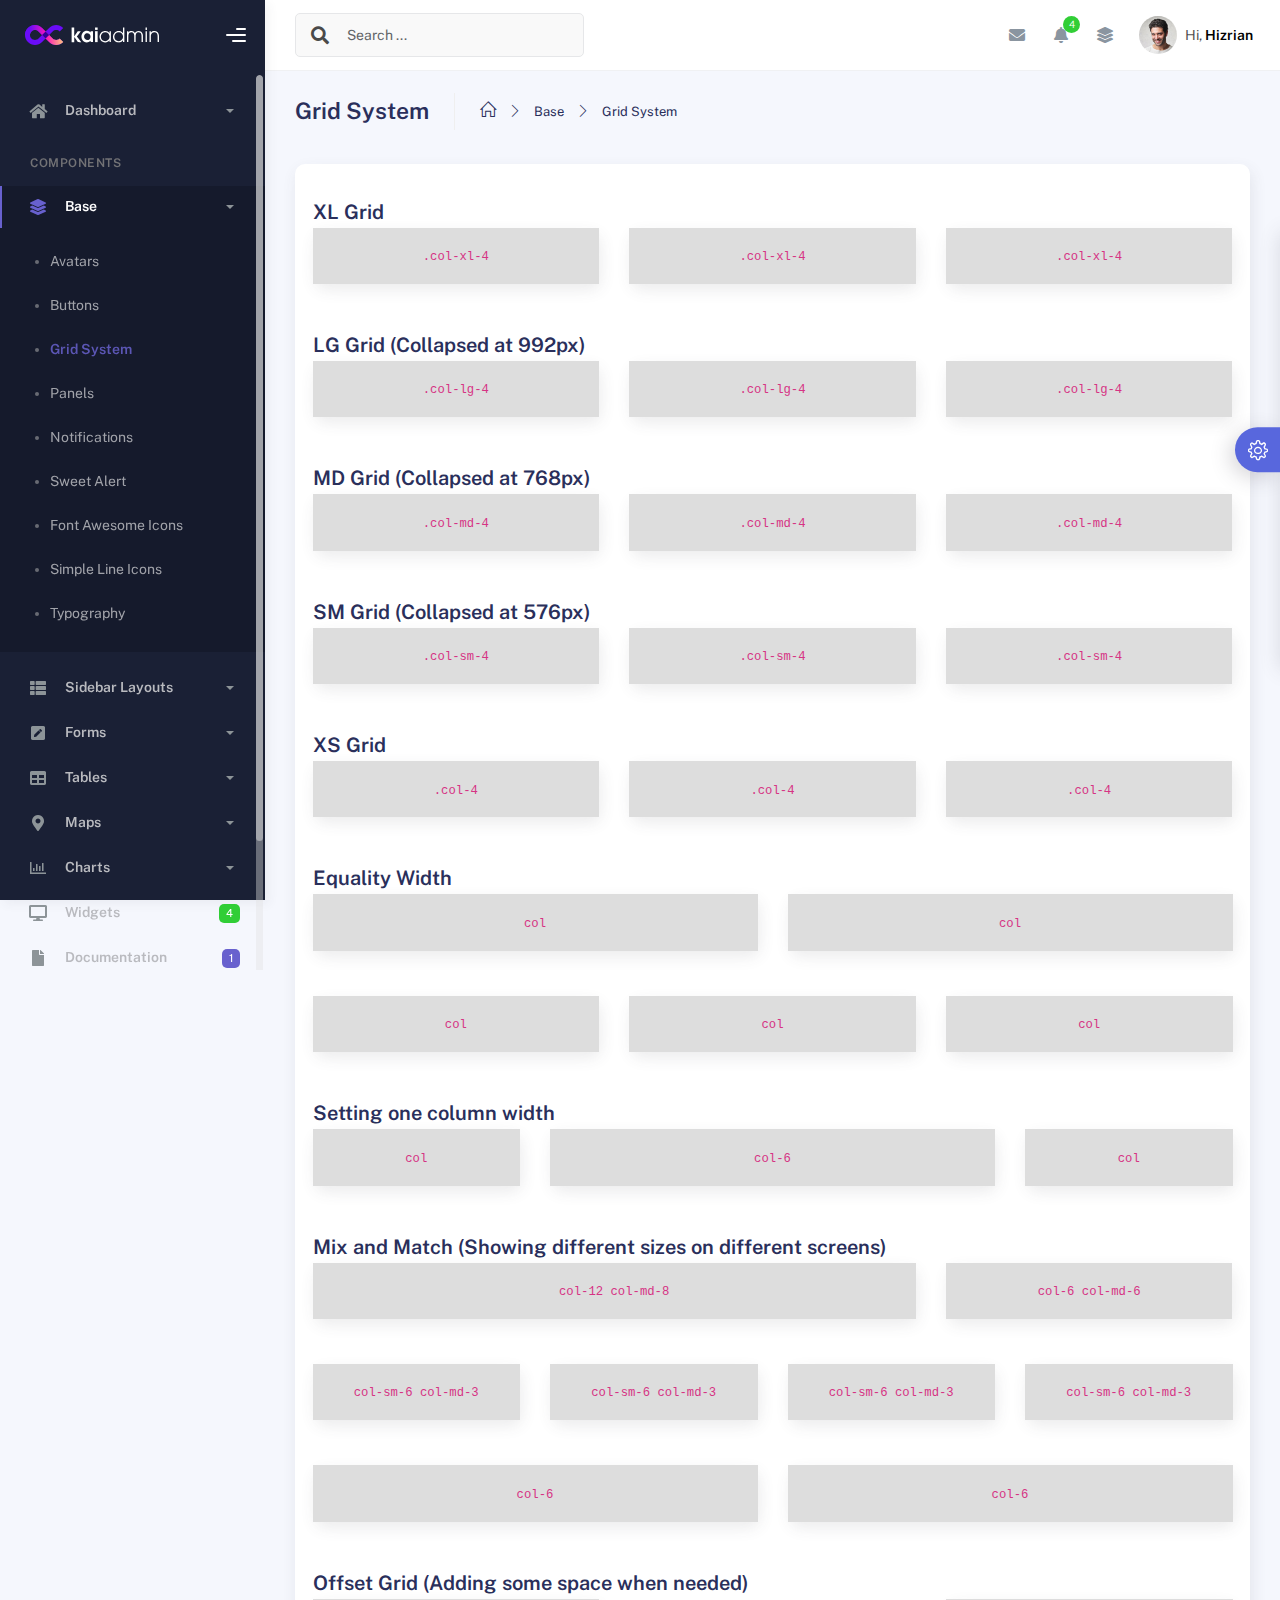
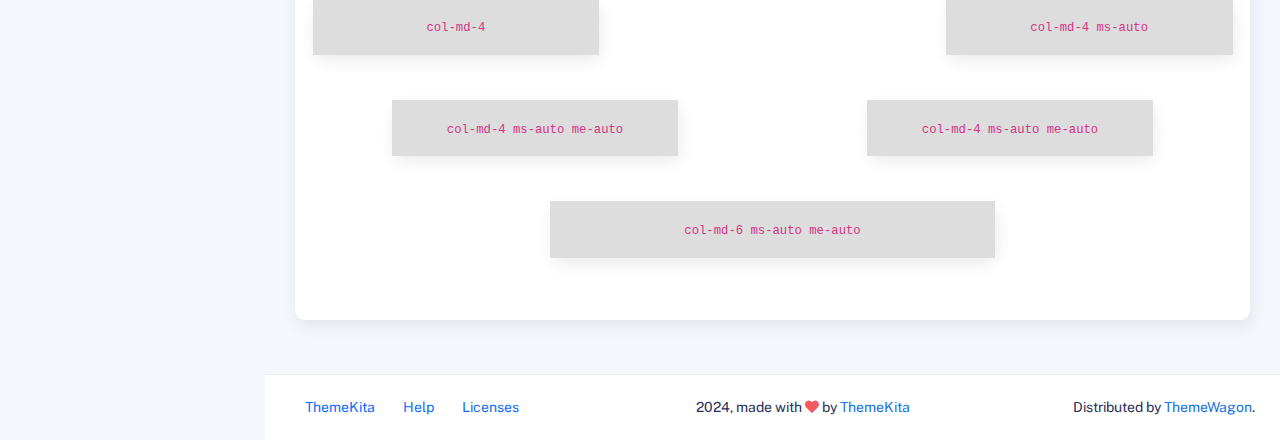
<file: loginnn/adm5/components/gridsystem.html>
<!DOCTYPE html>
<html lang="en">
  <head>
    <meta http-equiv="X-UA-Compatible" content="IE=edge" />
    <title>Grid System - Kaiadmin Bootstrap 5 Admin Dashboard</title>
    <meta
      content="width=device-width, initial-scale=1.0, shrink-to-fit=no"
      name="viewport"
    />
    <link
      rel="icon"
      href="../assets/img/kaiadmin/favicon.ico"
      type="image/x-icon"
    />

    <!-- Fonts and icons -->
    <script src="../assets/js/plugin/webfont/webfont.min.js"></script>
    <script>
      WebFont.load({
        google: { families: ["Public Sans:300,400,500,600,700"] },
        custom: {
          families: [
            "Font Awesome 5 Solid",
            "Font Awesome 5 Regular",
            "Font Awesome 5 Brands",
            "simple-line-icons",
          ],
          urls: ["../assets/css/fonts.min.css"],
        },
        active: function () {
          sessionStorage.fonts = true;
        },
      });
    </script>

    <!-- CSS Files -->
    <link rel="stylesheet" href="../assets/css/bootstrap.min.css" />
    <link rel="stylesheet" href="../assets/css/plugins.min.css" />
    <link rel="stylesheet" href="../assets/css/kaiadmin.min.css" />

    <!-- CSS Just for demo purpose, don't include it in your project -->
    <link rel="stylesheet" href="../assets/css/demo.css" />
  </head>
  <body>
    <div class="wrapper">
      <!-- Sidebar -->
      <div class="sidebar" data-background-color="dark">
        <div class="sidebar-logo">
          <!-- Logo Header -->
          <div class="logo-header" data-background-color="dark">
            <a href="../index.html" class="logo">
              <img
                src="../assets/img/kaiadmin/logo_light.svg"
                alt="navbar brand"
                class="navbar-brand"
                height="20"
              />
            </a>
            <div class="nav-toggle">
              <button class="btn btn-toggle toggle-sidebar">
                <i class="gg-menu-right"></i>
              </button>
              <button class="btn btn-toggle sidenav-toggler">
                <i class="gg-menu-left"></i>
              </button>
            </div>
            <button class="topbar-toggler more">
              <i class="gg-more-vertical-alt"></i>
            </button>
          </div>
          <!-- End Logo Header -->
        </div>
        <div class="sidebar-wrapper scrollbar scrollbar-inner">
          <div class="sidebar-content">
            <ul class="nav nav-secondary">
              <li class="nav-item">
                <a
                  data-bs-toggle="collapse"
                  href="#dashboard"
                  class="collapsed"
                  aria-expanded="false"
                >
                  <i class="fas fa-home"></i>
                  <p>Dashboard</p>
                  <span class="caret"></span>
                </a>
                <div class="collapse" id="dashboard">
                  <ul class="nav nav-collapse">
                    <li>
                      <a href="../../demo1/index.html">
                        <span class="sub-item">Dashboard 1</span>
                      </a>
                    </li>
                  </ul>
                </div>
              </li>
              <li class="nav-section">
                <span class="sidebar-mini-icon">
                  <i class="fa fa-ellipsis-h"></i>
                </span>
                <h4 class="text-section">Components</h4>
              </li>
              <li class="nav-item active submenu">
                <a data-bs-toggle="collapse" href="#base">
                  <i class="fas fa-layer-group"></i>
                  <p>Base</p>
                  <span class="caret"></span>
                </a>
                <div class="collapse show" id="base">
                  <ul class="nav nav-collapse">
                    <li>
                      <a href="../components/avatars.html">
                        <span class="sub-item">Avatars</span>
                      </a>
                    </li>
                    <li>
                      <a href="../components/buttons.html">
                        <span class="sub-item">Buttons</span>
                      </a>
                    </li>
                    <li class="active">
                      <a href="../components/gridsystem.html">
                        <span class="sub-item">Grid System</span>
                      </a>
                    </li>
                    <li>
                      <a href="../components/panels.html">
                        <span class="sub-item">Panels</span>
                      </a>
                    </li>
                    <li>
                      <a href="../components/notifications.html">
                        <span class="sub-item">Notifications</span>
                      </a>
                    </li>
                    <li>
                      <a href="../components/sweetalert.html">
                        <span class="sub-item">Sweet Alert</span>
                      </a>
                    </li>
                    <li>
                      <a href="../components/font-awesome-icons.html">
                        <span class="sub-item">Font Awesome Icons</span>
                      </a>
                    </li>
                    <li>
                      <a href="../components/simple-line-icons.html">
                        <span class="sub-item">Simple Line Icons</span>
                      </a>
                    </li>
                    <li>
                      <a href="../components/typography.html">
                        <span class="sub-item">Typography</span>
                      </a>
                    </li>
                  </ul>
                </div>
              </li>
              <li class="nav-item">
                <a data-bs-toggle="collapse" href="#sidebarLayouts">
                  <i class="fas fa-th-list"></i>
                  <p>Sidebar Layouts</p>
                  <span class="caret"></span>
                </a>
                <div class="collapse" id="sidebarLayouts">
                  <ul class="nav nav-collapse">
                    <li>
                      <a href="../sidebar-style-2.html">
                        <span class="sub-item">Sidebar Style 2</span>
                      </a>
                    </li>
                    <li>
                      <a href="../icon-menu.html">
                        <span class="sub-item">Icon Menu</span>
                      </a>
                    </li>
                  </ul>
                </div>
              </li>
              <li class="nav-item">
                <a data-bs-toggle="collapse" href="#forms">
                  <i class="fas fa-pen-square"></i>
                  <p>Forms</p>
                  <span class="caret"></span>
                </a>
                <div class="collapse" id="forms">
                  <ul class="nav nav-collapse">
                    <li>
                      <a href="../forms/forms.html">
                        <span class="sub-item">Basic Form</span>
                      </a>
                    </li>
                  </ul>
                </div>
              </li>
              <li class="nav-item">
                <a data-bs-toggle="collapse" href="#tables">
                  <i class="fas fa-table"></i>
                  <p>Tables</p>
                  <span class="caret"></span>
                </a>
                <div class="collapse" id="tables">
                  <ul class="nav nav-collapse">
                    <li>
                      <a href="../tables/tables.html">
                        <span class="sub-item">Basic Table</span>
                      </a>
                    </li>
                    <li>
                      <a href="../tables/datatables.html">
                        <span class="sub-item">Datatables</span>
                      </a>
                    </li>
                  </ul>
                </div>
              </li>
              <li class="nav-item">
                <a data-bs-toggle="collapse" href="#maps">
                  <i class="fas fa-map-marker-alt"></i>
                  <p>Maps</p>
                  <span class="caret"></span>
                </a>
                <div class="collapse" id="maps">
                  <ul class="nav nav-collapse">
                    <li>
                      <a href="../maps/googlemaps.html">
                        <span class="sub-item">Google Maps</span>
                      </a>
                    </li>
                    <li>
                      <a href="../maps/jsvectormap.html">
                        <span class="sub-item">Jsvectormap</span>
                      </a>
                    </li>
                  </ul>
                </div>
              </li>
              <li class="nav-item">
                <a data-bs-toggle="collapse" href="#charts">
                  <i class="far fa-chart-bar"></i>
                  <p>Charts</p>
                  <span class="caret"></span>
                </a>
                <div class="collapse" id="charts">
                  <ul class="nav nav-collapse">
                    <li>
                      <a href="../charts/charts.html">
                        <span class="sub-item">Chart Js</span>
                      </a>
                    </li>
                    <li>
                      <a href="../charts/sparkline.html">
                        <span class="sub-item">Sparkline</span>
                      </a>
                    </li>
                  </ul>
                </div>
              </li>
              <li class="nav-item">
                <a href="../widgets.html">
                  <i class="fas fa-desktop"></i>
                  <p>Widgets</p>
                  <span class="badge badge-success">4</span>
                </a>
              </li>
              <li class="nav-item">
                <a href="../../../documentation/index.html">
                  <i class="fas fa-file"></i>
                  <p>Documentation</p>
                  <span class="badge badge-secondary">1</span>
                </a>
              </li>
              <li class="nav-item">
                <a data-bs-toggle="collapse" href="#submenu">
                  <i class="fas fa-bars"></i>
                  <p>Menu Levels</p>
                  <span class="caret"></span>
                </a>
                <div class="collapse" id="submenu">
                  <ul class="nav nav-collapse">
                    <li>
                      <a data-bs-toggle="collapse" href="#subnav1">
                        <span class="sub-item">Level 1</span>
                        <span class="caret"></span>
                      </a>
                      <div class="collapse" id="subnav1">
                        <ul class="nav nav-collapse subnav">
                          <li>
                            <a href="#">
                              <span class="sub-item">Level 2</span>
                            </a>
                          </li>
                          <li>
                            <a href="#">
                              <span class="sub-item">Level 2</span>
                            </a>
                          </li>
                        </ul>
                      </div>
                    </li>
                    <li>
                      <a data-bs-toggle="collapse" href="#subnav2">
                        <span class="sub-item">Level 1</span>
                        <span class="caret"></span>
                      </a>
                      <div class="collapse" id="subnav2">
                        <ul class="nav nav-collapse subnav">
                          <li>
                            <a href="#">
                              <span class="sub-item">Level 2</span>
                            </a>
                          </li>
                        </ul>
                      </div>
                    </li>
                    <li>
                      <a href="#">
                        <span class="sub-item">Level 1</span>
                      </a>
                    </li>
                  </ul>
                </div>
              </li>
            </ul>
          </div>
        </div>
      </div>
      <!-- End Sidebar -->

      <div class="main-panel">
        <div class="main-header">
          <div class="main-header-logo">
            <!-- Logo Header -->
            <div class="logo-header" data-background-color="dark">
              <a href="../index.html" class="logo">
                <img
                  src="../assets/img/kaiadmin/logo_light.svg"
                  alt="navbar brand"
                  class="navbar-brand"
                  height="20"
                />
              </a>
              <div class="nav-toggle">
                <button class="btn btn-toggle toggle-sidebar">
                  <i class="gg-menu-right"></i>
                </button>
                <button class="btn btn-toggle sidenav-toggler">
                  <i class="gg-menu-left"></i>
                </button>
              </div>
              <button class="topbar-toggler more">
                <i class="gg-more-vertical-alt"></i>
              </button>
            </div>
            <!-- End Logo Header -->
          </div>
          <!-- Navbar Header -->
          <nav
            class="navbar navbar-header navbar-header-transparent navbar-expand-lg border-bottom"
          >
            <div class="container-fluid">
              <nav
                class="navbar navbar-header-left navbar-expand-lg navbar-form nav-search p-0 d-none d-lg-flex"
              >
                <div class="input-group">
                  <div class="input-group-prepend">
                    <button type="submit" class="btn btn-search pe-1">
                      <i class="fa fa-search search-icon"></i>
                    </button>
                  </div>
                  <input
                    type="text"
                    placeholder="Search ..."
                    class="form-control"
                  />
                </div>
              </nav>

              <ul class="navbar-nav topbar-nav ms-md-auto align-items-center">
                <li
                  class="nav-item topbar-icon dropdown hidden-caret d-flex d-lg-none"
                >
                  <a
                    class="nav-link dropdown-toggle"
                    data-bs-toggle="dropdown"
                    href="#"
                    role="button"
                    aria-expanded="false"
                    aria-haspopup="true"
                  >
                    <i class="fa fa-search"></i>
                  </a>
                  <ul class="dropdown-menu dropdown-search animated fadeIn">
                    <form class="navbar-left navbar-form nav-search">
                      <div class="input-group">
                        <input
                          type="text"
                          placeholder="Search ..."
                          class="form-control"
                        />
                      </div>
                    </form>
                  </ul>
                </li>
                <li class="nav-item topbar-icon dropdown hidden-caret">
                  <a
                    class="nav-link dropdown-toggle"
                    href="#"
                    id="messageDropdown"
                    role="button"
                    data-bs-toggle="dropdown"
                    aria-haspopup="true"
                    aria-expanded="false"
                  >
                    <i class="fa fa-envelope"></i>
                  </a>
                  <ul
                    class="dropdown-menu messages-notif-box animated fadeIn"
                    aria-labelledby="messageDropdown"
                  >
                    <li>
                      <div
                        class="dropdown-title d-flex justify-content-between align-items-center"
                      >
                        Messages
                        <a href="#" class="small">Mark all as read</a>
                      </div>
                    </li>
                    <li>
                      <div class="message-notif-scroll scrollbar-outer">
                        <div class="notif-center">
                          <a href="#">
                            <div class="notif-img">
                              <img
                                src="../assets/img/jm_denis.jpg"
                                alt="Img Profile"
                              />
                            </div>
                            <div class="notif-content">
                              <span class="subject">Jimmy Denis</span>
                              <span class="block"> How are you ? </span>
                              <span class="time">5 minutes ago</span>
                            </div>
                          </a>
                          <a href="#">
                            <div class="notif-img">
                              <img
                                src="../assets/img/chadengle.jpg"
                                alt="Img Profile"
                              />
                            </div>
                            <div class="notif-content">
                              <span class="subject">Chad</span>
                              <span class="block"> Ok, Thanks ! </span>
                              <span class="time">12 minutes ago</span>
                            </div>
                          </a>
                          <a href="#">
                            <div class="notif-img">
                              <img
                                src="../assets/img/mlane.jpg"
                                alt="Img Profile"
                              />
                            </div>
                            <div class="notif-content">
                              <span class="subject">Jhon Doe</span>
                              <span class="block">
                                Ready for the meeting today...
                              </span>
                              <span class="time">12 minutes ago</span>
                            </div>
                          </a>
                          <a href="#">
                            <div class="notif-img">
                              <img
                                src="../assets/img/talha.jpg"
                                alt="Img Profile"
                              />
                            </div>
                            <div class="notif-content">
                              <span class="subject">Talha</span>
                              <span class="block"> Hi, Apa Kabar ? </span>
                              <span class="time">17 minutes ago</span>
                            </div>
                          </a>
                        </div>
                      </div>
                    </li>
                    <li>
                      <a class="see-all" href="javascript:void(0);"
                        >See all messages<i class="fa fa-angle-right"></i>
                      </a>
                    </li>
                  </ul>
                </li>
                <li class="nav-item topbar-icon dropdown hidden-caret">
                  <a
                    class="nav-link dropdown-toggle"
                    href="#"
                    id="notifDropdown"
                    role="button"
                    data-bs-toggle="dropdown"
                    aria-haspopup="true"
                    aria-expanded="false"
                  >
                    <i class="fa fa-bell"></i>
                    <span class="notification">4</span>
                  </a>
                  <ul
                    class="dropdown-menu notif-box animated fadeIn"
                    aria-labelledby="notifDropdown"
                  >
                    <li>
                      <div class="dropdown-title">
                        You have 4 new notification
                      </div>
                    </li>
                    <li>
                      <div class="notif-scroll scrollbar-outer">
                        <div class="notif-center">
                          <a href="#">
                            <div class="notif-icon notif-primary">
                              <i class="fa fa-user-plus"></i>
                            </div>
                            <div class="notif-content">
                              <span class="block"> New user registered </span>
                              <span class="time">5 minutes ago</span>
                            </div>
                          </a>
                          <a href="#">
                            <div class="notif-icon notif-success">
                              <i class="fa fa-comment"></i>
                            </div>
                            <div class="notif-content">
                              <span class="block">
                                Rahmad commented on Admin
                              </span>
                              <span class="time">12 minutes ago</span>
                            </div>
                          </a>
                          <a href="#">
                            <div class="notif-img">
                              <img
                                src="../assets/img/profile2.jpg"
                                alt="Img Profile"
                              />
                            </div>
                            <div class="notif-content">
                              <span class="block">
                                Reza send messages to you
                              </span>
                              <span class="time">12 minutes ago</span>
                            </div>
                          </a>
                          <a href="#">
                            <div class="notif-icon notif-danger">
                              <i class="fa fa-heart"></i>
                            </div>
                            <div class="notif-content">
                              <span class="block"> Farrah liked Admin </span>
                              <span class="time">17 minutes ago</span>
                            </div>
                          </a>
                        </div>
                      </div>
                    </li>
                    <li>
                      <a class="see-all" href="javascript:void(0);"
                        >See all notifications<i class="fa fa-angle-right"></i>
                      </a>
                    </li>
                  </ul>
                </li>
                <li class="nav-item topbar-icon dropdown hidden-caret">
                  <a
                    class="nav-link"
                    data-bs-toggle="dropdown"
                    href="#"
                    aria-expanded="false"
                  >
                    <i class="fas fa-layer-group"></i>
                  </a>
                  <div class="dropdown-menu quick-actions animated fadeIn">
                    <div class="quick-actions-header">
                      <span class="title mb-1">Quick Actions</span>
                      <span class="subtitle op-7">Shortcuts</span>
                    </div>
                    <div class="quick-actions-scroll scrollbar-outer">
                      <div class="quick-actions-items">
                        <div class="row m-0">
                          <a class="col-6 col-md-4 p-0" href="#">
                            <div class="quick-actions-item">
                              <div class="avatar-item bg-danger rounded-circle">
                                <i class="far fa-calendar-alt"></i>
                              </div>
                              <span class="text">Calendar</span>
                            </div>
                          </a>
                          <a class="col-6 col-md-4 p-0" href="#">
                            <div class="quick-actions-item">
                              <div
                                class="avatar-item bg-warning rounded-circle"
                              >
                                <i class="fas fa-map"></i>
                              </div>
                              <span class="text">Maps</span>
                            </div>
                          </a>
                          <a class="col-6 col-md-4 p-0" href="#">
                            <div class="quick-actions-item">
                              <div class="avatar-item bg-info rounded-circle">
                                <i class="fas fa-file-excel"></i>
                              </div>
                              <span class="text">Reports</span>
                            </div>
                          </a>
                          <a class="col-6 col-md-4 p-0" href="#">
                            <div class="quick-actions-item">
                              <div
                                class="avatar-item bg-success rounded-circle"
                              >
                                <i class="fas fa-envelope"></i>
                              </div>
                              <span class="text">Emails</span>
                            </div>
                          </a>
                          <a class="col-6 col-md-4 p-0" href="#">
                            <div class="quick-actions-item">
                              <div
                                class="avatar-item bg-primary rounded-circle"
                              >
                                <i class="fas fa-file-invoice-dollar"></i>
                              </div>
                              <span class="text">Invoice</span>
                            </div>
                          </a>
                          <a class="col-6 col-md-4 p-0" href="#">
                            <div class="quick-actions-item">
                              <div
                                class="avatar-item bg-secondary rounded-circle"
                              >
                                <i class="fas fa-credit-card"></i>
                              </div>
                              <span class="text">Payments</span>
                            </div>
                          </a>
                        </div>
                      </div>
                    </div>
                  </div>
                </li>

                <li class="nav-item topbar-user dropdown hidden-caret">
                  <a
                    class="dropdown-toggle profile-pic"
                    data-bs-toggle="dropdown"
                    href="#"
                    aria-expanded="false"
                  >
                    <div class="avatar-sm">
                      <img
                        src="../assets/img/profile.jpg"
                        alt="..."
                        class="avatar-img rounded-circle"
                      />
                    </div>
                    <span class="profile-username">
                      <span class="op-7">Hi,</span>
                      <span class="fw-bold">Hizrian</span>
                    </span>
                  </a>
                  <ul class="dropdown-menu dropdown-user animated fadeIn">
                    <div class="dropdown-user-scroll scrollbar-outer">
                      <li>
                        <div class="user-box">
                          <div class="avatar-lg">
                            <img
                              src="../assets/img/profile.jpg"
                              alt="image profile"
                              class="avatar-img rounded"
                            />
                          </div>
                          <div class="u-text">
                            <h4>Hizrian</h4>
                            <p class="text-muted">hello@example.com</p>
                            <a
                              href="profile.html"
                              class="btn btn-xs btn-secondary btn-sm"
                              >View Profile</a
                            >
                          </div>
                        </div>
                      </li>
                      <li>
                        <div class="dropdown-divider"></div>
                        <a class="dropdown-item" href="#">My Profile</a>
                        <a class="dropdown-item" href="#">My Balance</a>
                        <a class="dropdown-item" href="#">Inbox</a>
                        <div class="dropdown-divider"></div>
                        <a class="dropdown-item" href="#">Account Setting</a>
                        <div class="dropdown-divider"></div>
                        <a class="dropdown-item" href="#">Logout</a>
                      </li>
                    </div>
                  </ul>
                </li>
              </ul>
            </div>
          </nav>
          <!-- End Navbar -->
        </div>

        <div class="container">
          <div class="page-inner">
            <div class="page-header">
              <h3 class="fw-bold mb-3">Grid System</h3>
              <ul class="breadcrumbs mb-3">
                <li class="nav-home">
                  <a href="#">
                    <i class="icon-home"></i>
                  </a>
                </li>
                <li class="separator">
                  <i class="icon-arrow-right"></i>
                </li>
                <li class="nav-item">
                  <a href="#">Base</a>
                </li>
                <li class="separator">
                  <i class="icon-arrow-right"></i>
                </li>
                <li class="nav-item">
                  <a href="#">Grid System</a>
                </li>
              </ul>
            </div>
            <div class="card">
              <div class="card-body">
                <h4 class="card-title mt-3">XL Grid</h4>
                <div class="row row-demo-grid">
                  <div class="col-xl-4">
                    <div class="card">
                      <div class="card-body"><code>.col-xl-4</code></div>
                    </div>
                  </div>
                  <div class="col-xl-4">
                    <div class="card">
                      <div class="card-body"><code>.col-xl-4</code></div>
                    </div>
                  </div>
                  <div class="col-xl-4">
                    <div class="card">
                      <div class="card-body"><code>.col-xl-4</code></div>
                    </div>
                  </div>
                </div>

                <h4 class="card-title">LG Grid (Collapsed at 992px)</h4>
                <div class="row row-demo-grid">
                  <div class="col-lg-4">
                    <div class="card">
                      <div class="card-body"><code>.col-lg-4</code></div>
                    </div>
                  </div>
                  <div class="col-lg-4">
                    <div class="card">
                      <div class="card-body"><code>.col-lg-4</code></div>
                    </div>
                  </div>
                  <div class="col-lg-4">
                    <div class="card">
                      <div class="card-body"><code>.col-lg-4</code></div>
                    </div>
                  </div>
                </div>

                <h4 class="card-title">MD Grid (Collapsed at 768px)</h4>
                <div class="row row-demo-grid">
                  <div class="col-md-4">
                    <div class="card">
                      <div class="card-body"><code>.col-md-4</code></div>
                    </div>
                  </div>
                  <div class="col-md-4">
                    <div class="card">
                      <div class="card-body"><code>.col-md-4</code></div>
                    </div>
                  </div>
                  <div class="col-md-4">
                    <div class="card">
                      <div class="card-body"><code>.col-md-4</code></div>
                    </div>
                  </div>
                </div>

                <h4 class="card-title">SM Grid (Collapsed at 576px)</h4>
                <div class="row row-demo-grid">
                  <div class="col-sm-4">
                    <div class="card">
                      <div class="card-body"><code>.col-sm-4</code></div>
                    </div>
                  </div>
                  <div class="col-sm-4">
                    <div class="card">
                      <div class="card-body"><code>.col-sm-4</code></div>
                    </div>
                  </div>
                  <div class="col-sm-4">
                    <div class="card">
                      <div class="card-body"><code>.col-sm-4</code></div>
                    </div>
                  </div>
                </div>

                <h4 class="card-title">XS Grid</h4>
                <div class="row row-demo-grid">
                  <div class="col-4">
                    <div class="card">
                      <div class="card-body"><code>.col-4</code></div>
                    </div>
                  </div>
                  <div class="col-4">
                    <div class="card">
                      <div class="card-body"><code>.col-4</code></div>
                    </div>
                  </div>
                  <div class="col-4">
                    <div class="card">
                      <div class="card-body"><code>.col-4</code></div>
                    </div>
                  </div>
                </div>

                <h4 class="card-title">Equality Width</h4>
                <div class="row row-demo-grid">
                  <div class="col">
                    <div class="card">
                      <div class="card-body"><code>col</code></div>
                    </div>
                  </div>
                  <div class="col">
                    <div class="card">
                      <div class="card-body"><code>col</code></div>
                    </div>
                  </div>
                </div>
                <div class="row row-demo-grid">
                  <div class="col">
                    <div class="card">
                      <div class="card-body"><code>col</code></div>
                    </div>
                  </div>
                  <div class="col">
                    <div class="card">
                      <div class="card-body"><code>col</code></div>
                    </div>
                  </div>
                  <div class="col">
                    <div class="card">
                      <div class="card-body"><code>col</code></div>
                    </div>
                  </div>
                </div>

                <h4 class="card-title">Setting one column width</h4>
                <div class="row row-demo-grid">
                  <div class="col">
                    <div class="card">
                      <div class="card-body"><code>col</code></div>
                    </div>
                  </div>
                  <div class="col-6">
                    <div class="card">
                      <div class="card-body"><code>col-6</code></div>
                    </div>
                  </div>
                  <div class="col">
                    <div class="card">
                      <div class="card-body"><code>col</code></div>
                    </div>
                  </div>
                </div>

                <h4 class="card-title">
                  Mix and Match (Showing different sizes on different screens)
                </h4>
                <!-- Stack the columns on mobile by making one full-width and the other half-width -->
                <div class="row row-demo-grid">
                  <div class="col-12 col-md-8">
                    <div class="card">
                      <div class="card-body"><code>col-12 col-md-8</code></div>
                    </div>
                  </div>
                  <div class="col-6 col-md-4">
                    <div class="card">
                      <div class="card-body"><code>col-6 col-md-6</code></div>
                    </div>
                  </div>
                </div>

                <!-- Columns start at 50% wide on mobile and bump up to 33.3% wide on desktop -->
                <div class="row row-demo-grid">
                  <div class="col-sm-6 col-md-3">
                    <div class="card">
                      <div class="card-body">
                        <code>col-sm-6 col-md-3</code>
                      </div>
                    </div>
                  </div>
                  <div class="col-sm-6 col-md-3">
                    <div class="card">
                      <div class="card-body">
                        <code>col-sm-6 col-md-3</code>
                      </div>
                    </div>
                  </div>
                  <div class="col-sm-6 col-md-3">
                    <div class="card">
                      <div class="card-body">
                        <code>col-sm-6 col-md-3</code>
                      </div>
                    </div>
                  </div>
                  <div class="col-sm-6 col-md-3">
                    <div class="card">
                      <div class="card-body">
                        <code>col-sm-6 col-md-3</code>
                      </div>
                    </div>
                  </div>
                </div>

                <!-- Columns are always 50% wide, on mobile and desktop -->
                <div class="row row-demo-grid">
                  <div class="col-6">
                    <div class="card">
                      <div class="card-body"><code>col-6</code></div>
                    </div>
                  </div>
                  <div class="col-6">
                    <div class="card">
                      <div class="card-body"><code>col-6</code></div>
                    </div>
                  </div>
                </div>

                <h4 class="card-title">
                  Offset Grid (Adding some space when needed)
                </h4>
                <div class="row row-demo-grid">
                  <div class="col-md-4">
                    <div class="card">
                      <div class="card-body text-center">
                        <code>col-md-4</code>
                      </div>
                    </div>
                  </div>
                  <div class="col-md-4 ms-auto">
                    <div class="card">
                      <div class="card-body text-center">
                        <code>col-md-4 ms-auto</code>
                      </div>
                    </div>
                  </div>
                </div>

                <div class="row row-demo-grid">
                  <div class="col-md-4 ms-auto me-auto">
                    <div class="card">
                      <div class="card-body text-center">
                        <code>col-md-4 ms-auto me-auto</code>
                      </div>
                    </div>
                  </div>
                  <div class="col-md-4 ms-auto me-auto">
                    <div class="card">
                      <div class="card-body text-center">
                        <code>col-md-4 ms-auto me-auto</code>
                      </div>
                    </div>
                  </div>
                </div>

                <div class="row row-demo-grid">
                  <div class="col-md-6 ms-auto me-auto">
                    <div class="card">
                      <div class="card-body text-center">
                        <code>col-md-6 ms-auto me-auto</code>
                      </div>
                    </div>
                  </div>
                </div>
              </div>
            </div>
          </div>

        <footer class="footer">
          <div class="container-fluid d-flex justify-content-between">
            <nav class="pull-left">
              <ul class="nav">
                <li class="nav-item">
                  <a class="nav-link" href="http://www.themekita.com">
                    ThemeKita
                  </a>
                </li>
                <li class="nav-item">
                  <a class="nav-link" href="#"> Help </a>
                </li>
                <li class="nav-item">
                  <a class="nav-link" href="#"> Licenses </a>
                </li>
              </ul>
            </nav>
            <div class="copyright">
              2024, made with <i class="fa fa-heart heart text-danger"></i> by
              <a href="http://www.themekita.com">ThemeKita</a>
            </div>
            <div>
              Distributed by
              <a target="_blank" href="https://themewagon.com/">ThemeWagon</a>.
            </div>
          </div>
        </footer>
      </div>

      <!-- Custom template | don't include it in your project! -->
      <div class="custom-template">
        <div class="title">Settings</div>
        <div class="custom-content">
          <div class="switcher">
            <div class="switch-block">
              <h4>Logo Header</h4>
              <div class="btnSwitch">
                <button
                  type="button"
                  class="selected changeLogoHeaderColor"
                  data-color="dark"
                ></button>
                <button
                  type="button"
                  class="selected changeLogoHeaderColor"
                  data-color="blue"
                ></button>
                <button
                  type="button"
                  class="changeLogoHeaderColor"
                  data-color="purple"
                ></button>
                <button
                  type="button"
                  class="changeLogoHeaderColor"
                  data-color="light-blue"
                ></button>
                <button
                  type="button"
                  class="changeLogoHeaderColor"
                  data-color="green"
                ></button>
                <button
                  type="button"
                  class="changeLogoHeaderColor"
                  data-color="orange"
                ></button>
                <button
                  type="button"
                  class="changeLogoHeaderColor"
                  data-color="red"
                ></button>
                <button
                  type="button"
                  class="changeLogoHeaderColor"
                  data-color="white"
                ></button>
                <br />
                <button
                  type="button"
                  class="changeLogoHeaderColor"
                  data-color="dark2"
                ></button>
                <button
                  type="button"
                  class="changeLogoHeaderColor"
                  data-color="blue2"
                ></button>
                <button
                  type="button"
                  class="changeLogoHeaderColor"
                  data-color="purple2"
                ></button>
                <button
                  type="button"
                  class="changeLogoHeaderColor"
                  data-color="light-blue2"
                ></button>
                <button
                  type="button"
                  class="changeLogoHeaderColor"
                  data-color="green2"
                ></button>
                <button
                  type="button"
                  class="changeLogoHeaderColor"
                  data-color="orange2"
                ></button>
                <button
                  type="button"
                  class="changeLogoHeaderColor"
                  data-color="red2"
                ></button>
              </div>
            </div>
            <div class="switch-block">
              <h4>Navbar Header</h4>
              <div class="btnSwitch">
                <button
                  type="button"
                  class="changeTopBarColor"
                  data-color="dark"
                ></button>
                <button
                  type="button"
                  class="changeTopBarColor"
                  data-color="blue"
                ></button>
                <button
                  type="button"
                  class="changeTopBarColor"
                  data-color="purple"
                ></button>
                <button
                  type="button"
                  class="changeTopBarColor"
                  data-color="light-blue"
                ></button>
                <button
                  type="button"
                  class="changeTopBarColor"
                  data-color="green"
                ></button>
                <button
                  type="button"
                  class="changeTopBarColor"
                  data-color="orange"
                ></button>
                <button
                  type="button"
                  class="changeTopBarColor"
                  data-color="red"
                ></button>
                <button
                  type="button"
                  class="changeTopBarColor"
                  data-color="white"
                ></button>
                <br />
                <button
                  type="button"
                  class="changeTopBarColor"
                  data-color="dark2"
                ></button>
                <button
                  type="button"
                  class="selected changeTopBarColor"
                  data-color="blue2"
                ></button>
                <button
                  type="button"
                  class="changeTopBarColor"
                  data-color="purple2"
                ></button>
                <button
                  type="button"
                  class="changeTopBarColor"
                  data-color="light-blue2"
                ></button>
                <button
                  type="button"
                  class="changeTopBarColor"
                  data-color="green2"
                ></button>
                <button
                  type="button"
                  class="changeTopBarColor"
                  data-color="orange2"
                ></button>
                <button
                  type="button"
                  class="changeTopBarColor"
                  data-color="red2"
                ></button>
              </div>
            </div>
            <div class="switch-block">
              <h4>Sidebar</h4>
              <div class="btnSwitch">
                <button
                  type="button"
                  class="selected changeSideBarColor"
                  data-color="white"
                ></button>
                <button
                  type="button"
                  class="changeSideBarColor"
                  data-color="dark"
                ></button>
                <button
                  type="button"
                  class="changeSideBarColor"
                  data-color="dark2"
                ></button>
              </div>
            </div>
          </div>
        </div>
        <div class="custom-toggle">
          <i class="icon-settings"></i>
        </div>
      </div>
      <!-- End Custom template -->
    </div>
    <!--   Core JS Files   -->
    <script src="../assets/js/core/jquery-3.7.1.min.js"></script>
    <script src="../assets/js/core/popper.min.js"></script>
    <script src="../assets/js/core/bootstrap.min.js"></script>

    <!-- jQuery Scrollbar -->
    <script src="../assets/js/plugin/jquery-scrollbar/jquery.scrollbar.min.js"></script>
    <!-- Moment JS -->
    <script src="../assets/js/plugin/moment/moment.min.js"></script>

    <!-- Chart JS -->
    <script src="../assets/js/plugin/chart.js/chart.min.js"></script>

    <!-- jQuery Sparkline -->
    <script src="../assets/js/plugin/jquery.sparkline/jquery.sparkline.min.js"></script>

    <!-- Chart Circle -->
    <script src="../assets/js/plugin/chart-circle/circles.min.js"></script>

    <!-- Datatables -->
    <script src="../assets/js/plugin/datatables/datatables.min.js"></script>

    <!-- Bootstrap Notify -->
    <script src="../assets/js/plugin/bootstrap-notify/bootstrap-notify.min.js"></script>

    <!-- jQuery Vector Maps -->
    <script src="../assets/js/plugin/jsvectormap/jsvectormap.min.js"></script>
    <script src="../assets/js/plugin/jsvectormap/world.js"></script>

    <!-- Sweet Alert -->
    <script src="../assets/js/plugin/sweetalert/sweetalert.min.js"></script>

    <!-- Kaiadmin JS -->
    <script src="../assets/js/kaiadmin.min.js"></script>

    <!-- Kaiadmin DEMO methods, don't include it in your project! -->
    <script src="../assets/js/setting-demo2.js"></script>
  </body>
</html>
</file>
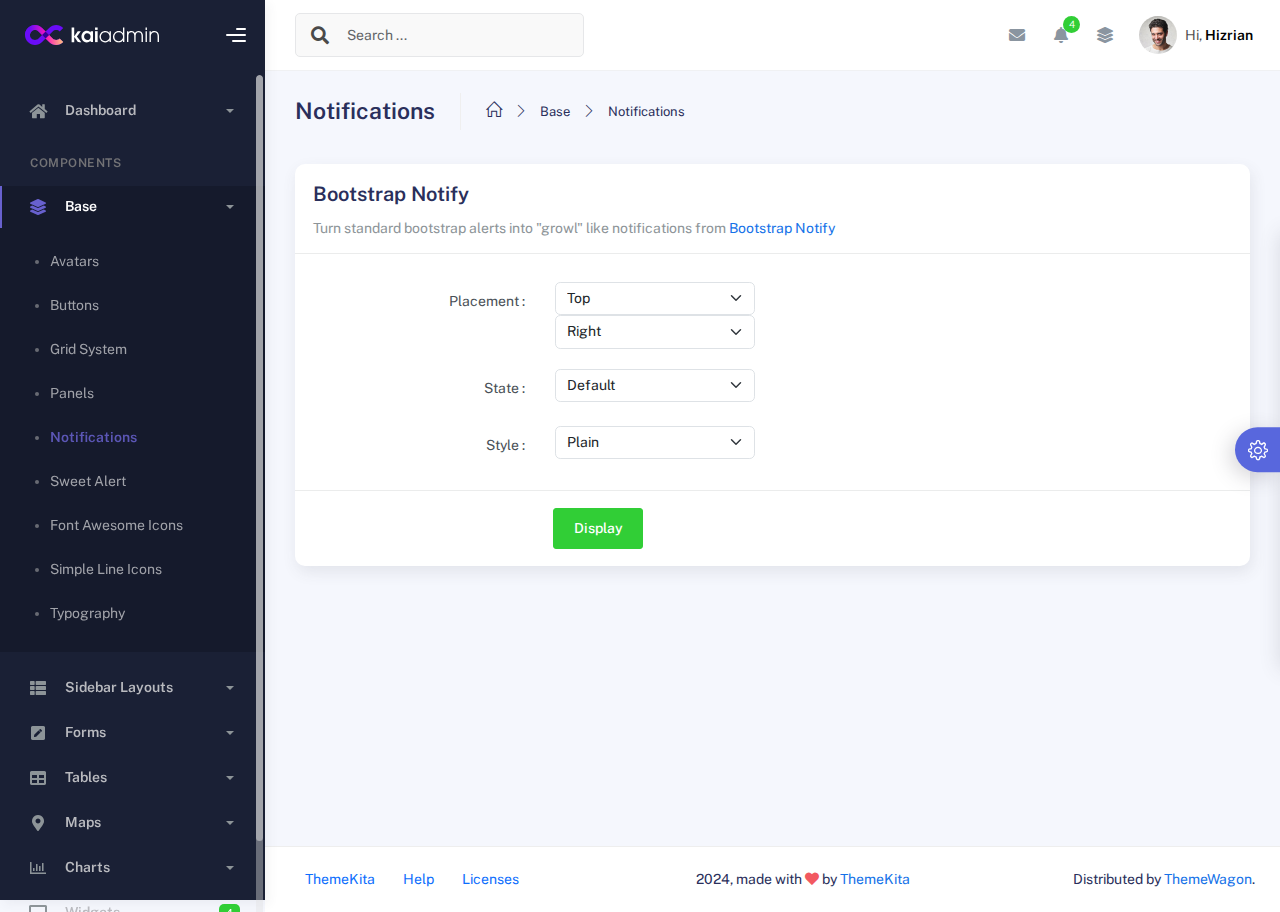
<file: loginnn/adm5/components/notifications.html>
<!DOCTYPE html>
<html lang="en">
  <head>
    <meta http-equiv="X-UA-Compatible" content="IE=edge" />
    <title>Notifications - Kaiadmin Bootstrap 5 Admin Dashboard</title>
    <meta
      content="width=device-width, initial-scale=1.0, shrink-to-fit=no"
      name="viewport"
    />
    <link
      rel="icon"
      href="../assets/img/kaiadmin/favicon.ico"
      type="image/x-icon"
    />

    <!-- Fonts and icons -->
    <script src="../assets/js/plugin/webfont/webfont.min.js"></script>
    <script>
      WebFont.load({
        google: { families: ["Public Sans:300,400,500,600,700"] },
        custom: {
          families: [
            "Font Awesome 5 Solid",
            "Font Awesome 5 Regular",
            "Font Awesome 5 Brands",
            "simple-line-icons",
          ],
          urls: ["../assets/css/fonts.min.css"],
        },
        active: function () {
          sessionStorage.fonts = true;
        },
      });
    </script>

    <!-- CSS Files -->
    <link rel="stylesheet" href="../assets/css/bootstrap.min.css" />
    <link rel="stylesheet" href="../assets/css/plugins.min.css" />
    <link rel="stylesheet" href="../assets/css/kaiadmin.min.css" />

    <!-- CSS Just for demo purpose, don't include it in your project -->
    <link rel="stylesheet" href="../assets/css/demo.css" />
  </head>
  <body>
    <div class="wrapper">
      <!-- Sidebar -->
      <div class="sidebar" data-background-color="dark">
        <div class="sidebar-logo">
          <!-- Logo Header -->
          <div class="logo-header" data-background-color="dark">
            <a href="../index.html" class="logo">
              <img
                src="../assets/img/kaiadmin/logo_light.svg"
                alt="navbar brand"
                class="navbar-brand"
                height="20"
              />
            </a>
            <div class="nav-toggle">
              <button class="btn btn-toggle toggle-sidebar">
                <i class="gg-menu-right"></i>
              </button>
              <button class="btn btn-toggle sidenav-toggler">
                <i class="gg-menu-left"></i>
              </button>
            </div>
            <button class="topbar-toggler more">
              <i class="gg-more-vertical-alt"></i>
            </button>
          </div>
          <!-- End Logo Header -->
        </div>
        <div class="sidebar-wrapper scrollbar scrollbar-inner">
          <div class="sidebar-content">
            <ul class="nav nav-secondary">
              <li class="nav-item">
                <a
                  data-bs-toggle="collapse"
                  href="#dashboard"
                  class="collapsed"
                  aria-expanded="false"
                >
                  <i class="fas fa-home"></i>
                  <p>Dashboard</p>
                  <span class="caret"></span>
                </a>
                <div class="collapse" id="dashboard">
                  <ul class="nav nav-collapse">
                    <li>
                      <a href="../../demo1/index.html">
                        <span class="sub-item">Dashboard 1</span>
                      </a>
                    </li>
                  </ul>
                </div>
              </li>
              <li class="nav-section">
                <span class="sidebar-mini-icon">
                  <i class="fa fa-ellipsis-h"></i>
                </span>
                <h4 class="text-section">Components</h4>
              </li>
              <li class="nav-item active submenu">
                <a data-bs-toggle="collapse" href="#base">
                  <i class="fas fa-layer-group"></i>
                  <p>Base</p>
                  <span class="caret"></span>
                </a>
                <div class="collapse show" id="base">
                  <ul class="nav nav-collapse">
                    <li>
                      <a href="../components/avatars.html">
                        <span class="sub-item">Avatars</span>
                      </a>
                    </li>
                    <li>
                      <a href="../components/buttons.html">
                        <span class="sub-item">Buttons</span>
                      </a>
                    </li>
                    <li>
                      <a href="../components/gridsystem.html">
                        <span class="sub-item">Grid System</span>
                      </a>
                    </li>
                    <li>
                      <a href="../components/panels.html">
                        <span class="sub-item">Panels</span>
                      </a>
                    </li>
                    <li class="active">
                      <a href="../components/notifications.html">
                        <span class="sub-item">Notifications</span>
                      </a>
                    </li>
                    <li>
                      <a href="../components/sweetalert.html">
                        <span class="sub-item">Sweet Alert</span>
                      </a>
                    </li>
                    <li>
                      <a href="../components/font-awesome-icons.html">
                        <span class="sub-item">Font Awesome Icons</span>
                      </a>
                    </li>
                    <li>
                      <a href="../components/simple-line-icons.html">
                        <span class="sub-item">Simple Line Icons</span>
                      </a>
                    </li>
                    <li>
                      <a href="../components/typography.html">
                        <span class="sub-item">Typography</span>
                      </a>
                    </li>
                  </ul>
                </div>
              </li>
              <li class="nav-item">
                <a data-bs-toggle="collapse" href="#sidebarLayouts">
                  <i class="fas fa-th-list"></i>
                  <p>Sidebar Layouts</p>
                  <span class="caret"></span>
                </a>
                <div class="collapse" id="sidebarLayouts">
                  <ul class="nav nav-collapse">
                    <li>
                      <a href="../sidebar-style-2.html">
                        <span class="sub-item">Sidebar Style 2</span>
                      </a>
                    </li>
                    <li>
                      <a href="../icon-menu.html">
                        <span class="sub-item">Icon Menu</span>
                      </a>
                    </li>
                  </ul>
                </div>
              </li>
              <li class="nav-item">
                <a data-bs-toggle="collapse" href="#forms">
                  <i class="fas fa-pen-square"></i>
                  <p>Forms</p>
                  <span class="caret"></span>
                </a>
                <div class="collapse" id="forms">
                  <ul class="nav nav-collapse">
                    <li>
                      <a href="../forms/forms.html">
                        <span class="sub-item">Basic Form</span>
                      </a>
                    </li>
                  </ul>
                </div>
              </li>
              <li class="nav-item">
                <a data-bs-toggle="collapse" href="#tables">
                  <i class="fas fa-table"></i>
                  <p>Tables</p>
                  <span class="caret"></span>
                </a>
                <div class="collapse" id="tables">
                  <ul class="nav nav-collapse">
                    <li>
                      <a href="../tables/tables.html">
                        <span class="sub-item">Basic Table</span>
                      </a>
                    </li>
                    <li>
                      <a href="../tables/datatables.html">
                        <span class="sub-item">Datatables</span>
                      </a>
                    </li>
                  </ul>
                </div>
              </li>
              <li class="nav-item">
                <a data-bs-toggle="collapse" href="#maps">
                  <i class="fas fa-map-marker-alt"></i>
                  <p>Maps</p>
                  <span class="caret"></span>
                </a>
                <div class="collapse" id="maps">
                  <ul class="nav nav-collapse">
                    <li>
                      <a href="../maps/googlemaps.html">
                        <span class="sub-item">Google Maps</span>
                      </a>
                    </li>
                    <li>
                      <a href="../maps/jsvectormap.html">
                        <span class="sub-item">Jsvectormap</span>
                      </a>
                    </li>
                  </ul>
                </div>
              </li>
              <li class="nav-item">
                <a data-bs-toggle="collapse" href="#charts">
                  <i class="far fa-chart-bar"></i>
                  <p>Charts</p>
                  <span class="caret"></span>
                </a>
                <div class="collapse" id="charts">
                  <ul class="nav nav-collapse">
                    <li>
                      <a href="../charts/charts.html">
                        <span class="sub-item">Chart Js</span>
                      </a>
                    </li>
                    <li>
                      <a href="../charts/sparkline.html">
                        <span class="sub-item">Sparkline</span>
                      </a>
                    </li>
                  </ul>
                </div>
              </li>
              <li class="nav-item">
                <a href="../widgets.html">
                  <i class="fas fa-desktop"></i>
                  <p>Widgets</p>
                  <span class="badge badge-success">4</span>
                </a>
              </li>
              <li class="nav-item">
                <a href="../../../documentation/index.html">
                  <i class="fas fa-file"></i>
                  <p>Documentation</p>
                  <span class="badge badge-secondary">1</span>
                </a>
              </li>
              <li class="nav-item">
                <a data-bs-toggle="collapse" href="#submenu">
                  <i class="fas fa-bars"></i>
                  <p>Menu Levels</p>
                  <span class="caret"></span>
                </a>
                <div class="collapse" id="submenu">
                  <ul class="nav nav-collapse">
                    <li>
                      <a data-bs-toggle="collapse" href="#subnav1">
                        <span class="sub-item">Level 1</span>
                        <span class="caret"></span>
                      </a>
                      <div class="collapse" id="subnav1">
                        <ul class="nav nav-collapse subnav">
                          <li>
                            <a href="#">
                              <span class="sub-item">Level 2</span>
                            </a>
                          </li>
                          <li>
                            <a href="#">
                              <span class="sub-item">Level 2</span>
                            </a>
                          </li>
                        </ul>
                      </div>
                    </li>
                    <li>
                      <a data-bs-toggle="collapse" href="#subnav2">
                        <span class="sub-item">Level 1</span>
                        <span class="caret"></span>
                      </a>
                      <div class="collapse" id="subnav2">
                        <ul class="nav nav-collapse subnav">
                          <li>
                            <a href="#">
                              <span class="sub-item">Level 2</span>
                            </a>
                          </li>
                        </ul>
                      </div>
                    </li>
                    <li>
                      <a href="#">
                        <span class="sub-item">Level 1</span>
                      </a>
                    </li>
                  </ul>
                </div>
              </li>
            </ul>
          </div>
        </div>
      </div>
      <!-- End Sidebar -->

      <div class="main-panel">
        <div class="main-header">
          <div class="main-header-logo">
            <!-- Logo Header -->
            <div class="logo-header" data-background-color="dark">
              <a href="../index.html" class="logo">
                <img
                  src="../assets/img/kaiadmin/logo_light.svg"
                  alt="navbar brand"
                  class="navbar-brand"
                  height="20"
                />
              </a>
              <div class="nav-toggle">
                <button class="btn btn-toggle toggle-sidebar">
                  <i class="gg-menu-right"></i>
                </button>
                <button class="btn btn-toggle sidenav-toggler">
                  <i class="gg-menu-left"></i>
                </button>
              </div>
              <button class="topbar-toggler more">
                <i class="gg-more-vertical-alt"></i>
              </button>
            </div>
            <!-- End Logo Header -->
          </div>
          <!-- Navbar Header -->
          <nav
            class="navbar navbar-header navbar-header-transparent navbar-expand-lg border-bottom"
          >
            <div class="container-fluid">
              <nav
                class="navbar navbar-header-left navbar-expand-lg navbar-form nav-search p-0 d-none d-lg-flex"
              >
                <div class="input-group">
                  <div class="input-group-prepend">
                    <button type="submit" class="btn btn-search pe-1">
                      <i class="fa fa-search search-icon"></i>
                    </button>
                  </div>
                  <input
                    type="text"
                    placeholder="Search ..."
                    class="form-control"
                  />
                </div>
              </nav>

              <ul class="navbar-nav topbar-nav ms-md-auto align-items-center">
                <li
                  class="nav-item topbar-icon dropdown hidden-caret d-flex d-lg-none"
                >
                  <a
                    class="nav-link dropdown-toggle"
                    data-bs-toggle="dropdown"
                    href="#"
                    role="button"
                    aria-expanded="false"
                    aria-haspopup="true"
                  >
                    <i class="fa fa-search"></i>
                  </a>
                  <ul class="dropdown-menu dropdown-search animated fadeIn">
                    <form class="navbar-left navbar-form nav-search">
                      <div class="input-group">
                        <input
                          type="text"
                          placeholder="Search ..."
                          class="form-control"
                        />
                      </div>
                    </form>
                  </ul>
                </li>
                <li class="nav-item topbar-icon dropdown hidden-caret">
                  <a
                    class="nav-link dropdown-toggle"
                    href="#"
                    id="messageDropdown"
                    role="button"
                    data-bs-toggle="dropdown"
                    aria-haspopup="true"
                    aria-expanded="false"
                  >
                    <i class="fa fa-envelope"></i>
                  </a>
                  <ul
                    class="dropdown-menu messages-notif-box animated fadeIn"
                    aria-labelledby="messageDropdown"
                  >
                    <li>
                      <div
                        class="dropdown-title d-flex justify-content-between align-items-center"
                      >
                        Messages
                        <a href="#" class="small">Mark all as read</a>
                      </div>
                    </li>
                    <li>
                      <div class="message-notif-scroll scrollbar-outer">
                        <div class="notif-center">
                          <a href="#">
                            <div class="notif-img">
                              <img
                                src="../assets/img/jm_denis.jpg"
                                alt="Img Profile"
                              />
                            </div>
                            <div class="notif-content">
                              <span class="subject">Jimmy Denis</span>
                              <span class="block"> How are you ? </span>
                              <span class="time">5 minutes ago</span>
                            </div>
                          </a>
                          <a href="#">
                            <div class="notif-img">
                              <img
                                src="../assets/img/chadengle.jpg"
                                alt="Img Profile"
                              />
                            </div>
                            <div class="notif-content">
                              <span class="subject">Chad</span>
                              <span class="block"> Ok, Thanks ! </span>
                              <span class="time">12 minutes ago</span>
                            </div>
                          </a>
                          <a href="#">
                            <div class="notif-img">
                              <img
                                src="../assets/img/mlane.jpg"
                                alt="Img Profile"
                              />
                            </div>
                            <div class="notif-content">
                              <span class="subject">Jhon Doe</span>
                              <span class="block">
                                Ready for the meeting today...
                              </span>
                              <span class="time">12 minutes ago</span>
                            </div>
                          </a>
                          <a href="#">
                            <div class="notif-img">
                              <img
                                src="../assets/img/talha.jpg"
                                alt="Img Profile"
                              />
                            </div>
                            <div class="notif-content">
                              <span class="subject">Talha</span>
                              <span class="block"> Hi, Apa Kabar ? </span>
                              <span class="time">17 minutes ago</span>
                            </div>
                          </a>
                        </div>
                      </div>
                    </li>
                    <li>
                      <a class="see-all" href="javascript:void(0);"
                        >See all messages<i class="fa fa-angle-right"></i>
                      </a>
                    </li>
                  </ul>
                </li>
                <li class="nav-item topbar-icon dropdown hidden-caret">
                  <a
                    class="nav-link dropdown-toggle"
                    href="#"
                    id="notifDropdown"
                    role="button"
                    data-bs-toggle="dropdown"
                    aria-haspopup="true"
                    aria-expanded="false"
                  >
                    <i class="fa fa-bell"></i>
                    <span class="notification">4</span>
                  </a>
                  <ul
                    class="dropdown-menu notif-box animated fadeIn"
                    aria-labelledby="notifDropdown"
                  >
                    <li>
                      <div class="dropdown-title">
                        You have 4 new notification
                      </div>
                    </li>
                    <li>
                      <div class="notif-scroll scrollbar-outer">
                        <div class="notif-center">
                          <a href="#">
                            <div class="notif-icon notif-primary">
                              <i class="fa fa-user-plus"></i>
                            </div>
                            <div class="notif-content">
                              <span class="block"> New user registered </span>
                              <span class="time">5 minutes ago</span>
                            </div>
                          </a>
                          <a href="#">
                            <div class="notif-icon notif-success">
                              <i class="fa fa-comment"></i>
                            </div>
                            <div class="notif-content">
                              <span class="block">
                                Rahmad commented on Admin
                              </span>
                              <span class="time">12 minutes ago</span>
                            </div>
                          </a>
                          <a href="#">
                            <div class="notif-img">
                              <img
                                src="../assets/img/profile2.jpg"
                                alt="Img Profile"
                              />
                            </div>
                            <div class="notif-content">
                              <span class="block">
                                Reza send messages to you
                              </span>
                              <span class="time">12 minutes ago</span>
                            </div>
                          </a>
                          <a href="#">
                            <div class="notif-icon notif-danger">
                              <i class="fa fa-heart"></i>
                            </div>
                            <div class="notif-content">
                              <span class="block"> Farrah liked Admin </span>
                              <span class="time">17 minutes ago</span>
                            </div>
                          </a>
                        </div>
                      </div>
                    </li>
                    <li>
                      <a class="see-all" href="javascript:void(0);"
                        >See all notifications<i class="fa fa-angle-right"></i>
                      </a>
                    </li>
                  </ul>
                </li>
                <li class="nav-item topbar-icon dropdown hidden-caret">
                  <a
                    class="nav-link"
                    data-bs-toggle="dropdown"
                    href="#"
                    aria-expanded="false"
                  >
                    <i class="fas fa-layer-group"></i>
                  </a>
                  <div class="dropdown-menu quick-actions animated fadeIn">
                    <div class="quick-actions-header">
                      <span class="title mb-1">Quick Actions</span>
                      <span class="subtitle op-7">Shortcuts</span>
                    </div>
                    <div class="quick-actions-scroll scrollbar-outer">
                      <div class="quick-actions-items">
                        <div class="row m-0">
                          <a class="col-6 col-md-4 p-0" href="#">
                            <div class="quick-actions-item">
                              <div class="avatar-item bg-danger rounded-circle">
                                <i class="far fa-calendar-alt"></i>
                              </div>
                              <span class="text">Calendar</span>
                            </div>
                          </a>
                          <a class="col-6 col-md-4 p-0" href="#">
                            <div class="quick-actions-item">
                              <div
                                class="avatar-item bg-warning rounded-circle"
                              >
                                <i class="fas fa-map"></i>
                              </div>
                              <span class="text">Maps</span>
                            </div>
                          </a>
                          <a class="col-6 col-md-4 p-0" href="#">
                            <div class="quick-actions-item">
                              <div class="avatar-item bg-info rounded-circle">
                                <i class="fas fa-file-excel"></i>
                              </div>
                              <span class="text">Reports</span>
                            </div>
                          </a>
                          <a class="col-6 col-md-4 p-0" href="#">
                            <div class="quick-actions-item">
                              <div
                                class="avatar-item bg-success rounded-circle"
                              >
                                <i class="fas fa-envelope"></i>
                              </div>
                              <span class="text">Emails</span>
                            </div>
                          </a>
                          <a class="col-6 col-md-4 p-0" href="#">
                            <div class="quick-actions-item">
                              <div
                                class="avatar-item bg-primary rounded-circle"
                              >
                                <i class="fas fa-file-invoice-dollar"></i>
                              </div>
                              <span class="text">Invoice</span>
                            </div>
                          </a>
                          <a class="col-6 col-md-4 p-0" href="#">
                            <div class="quick-actions-item">
                              <div
                                class="avatar-item bg-secondary rounded-circle"
                              >
                                <i class="fas fa-credit-card"></i>
                              </div>
                              <span class="text">Payments</span>
                            </div>
                          </a>
                        </div>
                      </div>
                    </div>
                  </div>
                </li>

                <li class="nav-item topbar-user dropdown hidden-caret">
                  <a
                    class="dropdown-toggle profile-pic"
                    data-bs-toggle="dropdown"
                    href="#"
                    aria-expanded="false"
                  >
                    <div class="avatar-sm">
                      <img
                        src="../assets/img/profile.jpg"
                        alt="..."
                        class="avatar-img rounded-circle"
                      />
                    </div>
                    <span class="profile-username">
                      <span class="op-7">Hi,</span>
                      <span class="fw-bold">Hizrian</span>
                    </span>
                  </a>
                  <ul class="dropdown-menu dropdown-user animated fadeIn">
                    <div class="dropdown-user-scroll scrollbar-outer">
                      <li>
                        <div class="user-box">
                          <div class="avatar-lg">
                            <img
                              src="../assets/img/profile.jpg"
                              alt="image profile"
                              class="avatar-img rounded"
                            />
                          </div>
                          <div class="u-text">
                            <h4>Hizrian</h4>
                            <p class="text-muted">hello@example.com</p>
                            <a
                              href="profile.html"
                              class="btn btn-xs btn-secondary btn-sm"
                              >View Profile</a
                            >
                          </div>
                        </div>
                      </li>
                      <li>
                        <div class="dropdown-divider"></div>
                        <a class="dropdown-item" href="#">My Profile</a>
                        <a class="dropdown-item" href="#">My Balance</a>
                        <a class="dropdown-item" href="#">Inbox</a>
                        <div class="dropdown-divider"></div>
                        <a class="dropdown-item" href="#">Account Setting</a>
                        <div class="dropdown-divider"></div>
                        <a class="dropdown-item" href="#">Logout</a>
                      </li>
                    </div>
                  </ul>
                </li>
              </ul>
            </div>
          </nav>
          <!-- End Navbar -->
        </div>

        <div class="container">
          <div class="page-inner">
            <div class="page-header">
              <h3 class="fw-bold mb-3">Notifications</h3>
              <ul class="breadcrumbs mb-3">
                <li class="nav-home">
                  <a href="#">
                    <i class="icon-home"></i>
                  </a>
                </li>
                <li class="separator">
                  <i class="icon-arrow-right"></i>
                </li>
                <li class="nav-item">
                  <a href="#">Base</a>
                </li>
                <li class="separator">
                  <i class="icon-arrow-right"></i>
                </li>
                <li class="nav-item">
                  <a href="#">Notifications</a>
                </li>
              </ul>
            </div>
            <div class="row">
              <div class="col-md-12">
                <div class="card">
                  <div class="card-header">
                    <div class="card-title">Bootstrap Notify</div>
                    <div class="card-category">
                      Turn standard bootstrap alerts into "growl" like
                      notifications from
                      <a
                        class="link"
                        href="http://bootstrap-notify.remabledesigns.com/"
                        >Bootstrap Notify</a
                      >
                    </div>
                  </div>
                  <div class="card-body">
                    <div class="form">
                      <div class="form-group form-show-notify row">
                        <div class="col-lg-3 col-md-3 col-sm-4 text-end">
                          <label>Placement :</label>
                        </div>
                        <div class="col-lg-4 col-md-9 col-sm-8">
                          <select
                            class="form-select input-fixed"
                            id="notify_placement_from"
                          >
                            <option value="top">Top</option>
                            <option value="bottom">Bottom</option>
                          </select>
                          <select
                            class="form-select input-fixed"
                            id="notify_placement_align"
                          >
                            <option value="left">Left</option>
                            <option value="right" selected="">Right</option>
                            <option value="center">Center</option>
                          </select>
                        </div>
                      </div>
                      <div class="form-group form-show-notify row">
                        <div class="col-lg-3 col-md-3 col-sm-4 text-end">
                          <label>State :</label>
                        </div>
                        <div class="col-lg-4 col-md-9 col-sm-8">
                          <select
                            class="form-select input-fixed"
                            id="notify_state"
                          >
                            <option value="default">Default</option>
                            <option value="primary">Primary</option>
                            <option value="secondary">Secondary</option>
                            <option value="info">Info</option>
                            <option value="success">Success</option>
                            <option value="warning">Warning</option>
                            <option value="danger">Danger</option>
                          </select>
                        </div>
                      </div>
                      <div class="form-group form-show-notify row">
                        <div class="col-lg-3 col-md-3 col-sm-4 text-end">
                          <label>Style :</label>
                        </div>
                        <div class="col-lg-4 col-md-9 col-sm-8">
                          <select
                            class="form-select input-fixed"
                            id="notify_style"
                          >
                            <option value="plain">Plain</option>
                            <option value="withicon">With Icon</option>
                          </select>
                        </div>
                      </div>
                    </div>
                  </div>
                  <div class="card-footer">
                    <div class="form">
                      <div class="form-group from-show-notify row">
                        <div class="col-lg-3 col-md-3 col-sm-12"></div>
                        <div class="col-lg-4 col-md-9 col-sm-12">
                          <button id="displayNotif" class="btn btn-success">
                            Display
                          </button>
                        </div>
                      </div>
                    </div>
                  </div>
                </div>
              </div>
            </div>
          </div>
        </div>

        <footer class="footer">
          <div class="container-fluid d-flex justify-content-between">
            <nav class="pull-left">
              <ul class="nav">
                <li class="nav-item">
                  <a class="nav-link" href="http://www.themekita.com">
                    ThemeKita
                  </a>
                </li>
                <li class="nav-item">
                  <a class="nav-link" href="#"> Help </a>
                </li>
                <li class="nav-item">
                  <a class="nav-link" href="#"> Licenses </a>
                </li>
              </ul>
            </nav>
            <div class="copyright">
              2024, made with <i class="fa fa-heart heart text-danger"></i> by
              <a href="http://www.themekita.com">ThemeKita</a>
            </div>
            <div>
              Distributed by
              <a target="_blank" href="https://themewagon.com/">ThemeWagon</a>.
            </div>
          </div>
        </footer>
      </div>

      <!-- Custom template | don't include it in your project! -->
      <div class="custom-template">
        <div class="title">Settings</div>
        <div class="custom-content">
          <div class="switcher">
            <div class="switch-block">
              <h4>Logo Header</h4>
              <div class="btnSwitch">
                <button
                  type="button"
                  class="selected changeLogoHeaderColor"
                  data-color="dark"
                ></button>
                <button
                  type="button"
                  class="selected changeLogoHeaderColor"
                  data-color="blue"
                ></button>
                <button
                  type="button"
                  class="changeLogoHeaderColor"
                  data-color="purple"
                ></button>
                <button
                  type="button"
                  class="changeLogoHeaderColor"
                  data-color="light-blue"
                ></button>
                <button
                  type="button"
                  class="changeLogoHeaderColor"
                  data-color="green"
                ></button>
                <button
                  type="button"
                  class="changeLogoHeaderColor"
                  data-color="orange"
                ></button>
                <button
                  type="button"
                  class="changeLogoHeaderColor"
                  data-color="red"
                ></button>
                <button
                  type="button"
                  class="changeLogoHeaderColor"
                  data-color="white"
                ></button>
                <br />
                <button
                  type="button"
                  class="changeLogoHeaderColor"
                  data-color="dark2"
                ></button>
                <button
                  type="button"
                  class="changeLogoHeaderColor"
                  data-color="blue2"
                ></button>
                <button
                  type="button"
                  class="changeLogoHeaderColor"
                  data-color="purple2"
                ></button>
                <button
                  type="button"
                  class="changeLogoHeaderColor"
                  data-color="light-blue2"
                ></button>
                <button
                  type="button"
                  class="changeLogoHeaderColor"
                  data-color="green2"
                ></button>
                <button
                  type="button"
                  class="changeLogoHeaderColor"
                  data-color="orange2"
                ></button>
                <button
                  type="button"
                  class="changeLogoHeaderColor"
                  data-color="red2"
                ></button>
              </div>
            </div>
            <div class="switch-block">
              <h4>Navbar Header</h4>
              <div class="btnSwitch">
                <button
                  type="button"
                  class="changeTopBarColor"
                  data-color="dark"
                ></button>
                <button
                  type="button"
                  class="changeTopBarColor"
                  data-color="blue"
                ></button>
                <button
                  type="button"
                  class="changeTopBarColor"
                  data-color="purple"
                ></button>
                <button
                  type="button"
                  class="changeTopBarColor"
                  data-color="light-blue"
                ></button>
                <button
                  type="button"
                  class="changeTopBarColor"
                  data-color="green"
                ></button>
                <button
                  type="button"
                  class="changeTopBarColor"
                  data-color="orange"
                ></button>
                <button
                  type="button"
                  class="changeTopBarColor"
                  data-color="red"
                ></button>
                <button
                  type="button"
                  class="changeTopBarColor"
                  data-color="white"
                ></button>
                <br />
                <button
                  type="button"
                  class="changeTopBarColor"
                  data-color="dark2"
                ></button>
                <button
                  type="button"
                  class="selected changeTopBarColor"
                  data-color="blue2"
                ></button>
                <button
                  type="button"
                  class="changeTopBarColor"
                  data-color="purple2"
                ></button>
                <button
                  type="button"
                  class="changeTopBarColor"
                  data-color="light-blue2"
                ></button>
                <button
                  type="button"
                  class="changeTopBarColor"
                  data-color="green2"
                ></button>
                <button
                  type="button"
                  class="changeTopBarColor"
                  data-color="orange2"
                ></button>
                <button
                  type="button"
                  class="changeTopBarColor"
                  data-color="red2"
                ></button>
              </div>
            </div>
            <div class="switch-block">
              <h4>Sidebar</h4>
              <div class="btnSwitch">
                <button
                  type="button"
                  class="selected changeSideBarColor"
                  data-color="white"
                ></button>
                <button
                  type="button"
                  class="changeSideBarColor"
                  data-color="dark"
                ></button>
                <button
                  type="button"
                  class="changeSideBarColor"
                  data-color="dark2"
                ></button>
              </div>
            </div>
          </div>
        </div>
        <div class="custom-toggle">
          <i class="icon-settings"></i>
        </div>
      </div>
      <!-- End Custom template -->
    </div>
    <!--   Core JS Files   -->
    <script src="../assets/js/core/jquery-3.7.1.min.js"></script>
    <script src="../assets/js/core/popper.min.js"></script>
    <script src="../assets/js/core/bootstrap.min.js"></script>
    <!-- Bootstrap Notify -->
    <script src="../assets/js/plugin/bootstrap-notify/bootstrap-notify.min.js"></script>
    <!-- jQuery Scrollbar -->
    <script src="../assets/js/plugin/jquery-scrollbar/jquery.scrollbar.min.js"></script>
    <!-- Kaiadmin JS -->
    <script src="../assets/js/kaiadmin.min.js"></script>
    <!-- Kaiadmin DEMO methods, don't include it in your project! -->
    <script src="../assets/js/setting-demo2.js"></script>
    <script>
      $("#displayNotif").on("click", function () {
        var placementFrom = $("#notify_placement_from option:selected").val();
        var placementAlign = $("#notify_placement_align option:selected").val();
        var state = $("#notify_state option:selected").val();
        var style = $("#notify_style option:selected").val();
        var content = {};

        content.message =
          'Turning standard Bootstrap alerts into "notify" like notifications';
        content.title = "Bootstrap notify";
        if (style == "withicon") {
          content.icon = "fa fa-bell";
        } else {
          content.icon = "none";
        }
        content.url = "index.html";
        content.target = "_blank";

        $.notify(content, {
          type: state,
          placement: {
            from: placementFrom,
            align: placementAlign,
          },
          time: 1000,
          delay: 0,
        });
      });
    </script>
  </body>
</html>
</file>
<file: loginnn/adm5/assets/css/demo.css>
.gg-check {
  box-sizing: border-box;
  position: relative;
  display: block;
  transform: scale(var(--ggs, 1));
  width: 22px;
  height: 22px;
  border: 2px solid transparent;
  border-radius: 100px; }
  .gg-check::after {
    content: "";
    display: block;
    box-sizing: border-box;
    position: absolute;
    left: 3px;
    top: -1px;
    width: 6px;
    height: 10px;
    border-width: 0 2px 2px 0;
    border-style: solid;
    transform-origin: bottom left;
    transform: rotate(45deg); }

.custom-template {
  position: fixed;
  top: 50%;
  transform: translateY(-50%);
  right: -325px;
  width: 325px;
  height: max-content;
  display: block;
  z-index: 1;
  background: #ffffff;
  transition: all .3s;
  z-index: 1003;
  box-shadow: -1px 1px 20px rgba(69, 65, 78, 0.15);
  border-top-left-radius: 5px;
  border-bottom-left-radius: 5px;
  transition: all .5s; }
  .custom-template.open {
    right: 0px; }
  .custom-template .custom-toggle {
    position: absolute;
    width: 45px;
    height: 45px;
    background: #5867dd;
    top: 50%;
    left: -45px;
    transform: translateY(-50%);
    display: flex;
    align-items: center;
    justify-content: center;
    text-align: center;
    border-top-left-radius: 30px;
    border-bottom-left-radius: 30px;
    /*border-right: 1px solid #177dff;*/
    cursor: pointer;
    color: #ffffff;
    box-shadow: -5px 5px 20px rgba(69, 65, 78, 0.21); }
    .custom-template .custom-toggle i {
      font-size: 20px;
      animation: 1.3s spin linear infinite; }
  .custom-template .title {
    padding: 15px;
    text-align: left;
    font-size: 16px;
    font-weight: 600;
    color: #ffffff;
    border-top-left-radius: 5px;
    border-bottom: 1px solid #ebedf2;
    background: #5867dd; }
  .custom-template .custom-content {
    padding: 20px 15px;
    max-height: calc(100vh - 90px);
    overflow: auto; }
  .custom-template .switcher {
    padding: 5px 0; }
  .custom-template .switch-block h4 {
    font-size: 13px;
    font-weight: 600;
    color: #444;
    line-height: 1.3;
    margin-bottom: 0;
    text-transform: uppercase; }
  .custom-template .btnSwitch {
    margin-top: 20px;
    margin-bottom: 25px; }
    .custom-template .btnSwitch button {
      border: 0px;
      height: 22px;
      width: 22px;
      outline: 0;
      margin-right: 6px;
      margin-bottom: 6px;
      cursor: pointer;
      padding: 0;
      border-radius: 50%;
      border: 2px solid #ededed;
      position: relative;
      transition: all .2s; }
      .custom-template .btnSwitch button:hover {
        border-color: #0bf; }
      .custom-template .btnSwitch button.selected {
        border-color: #0bf;
        display: inline-flex;
        align-items: center; }
      .custom-template .btnSwitch button:not([data-color="white"], [data-color="bg1"], [data-color="bg2"], [data-color="bg3"]) .gg-check:after {
        border-color: #fff; }
  .custom-template .img-pick {
    padding: 4px;
    min-height: 100px;
    border-radius: 5px;
    cursor: pointer; }
    .custom-template .img-pick img {
      height: 100%;
      height: 100px;
      width: 100%;
      border-radius: 5px;
      border: 2px solid transparent; }
    .custom-template .img-pick:hover img, .custom-template .img-pick.active img {
      border-color: #177dff; }

.demo .btn, .demo .progress {
  margin-bottom: 15px !important; }
.demo .form-check-label, .demo .form-radio-label, .demo .toggle, .demo .btn-group {
  margin-right: 15px; }
.demo #slider {
  margin-bottom: 15px; }

.table-typo tbody > tr > td {
  border-color: #fafafa; }
  .table-typo tbody > tr > td:first-child {
    min-width: 200px;
    vertical-align: bottom; }
    .table-typo tbody > tr > td:first-child p {
      font-size: 14px;
      color: #333; }

.demo-icon {
  display: flex;
  flex-direction: row;
  align-items: center;
  margin-bottom: 20px;
  padding: 10px;
  transition: all .2s; }
  .demo-icon:hover {
    background-color: #f4f5f8;
    border-radius: 3px; }
  .demo-icon .icon-preview {
    font-size: 1.8rem;
    margin-right: 10px;
    line-height: 1;
    color: #333439; }

body[data-background-color="dark"] .demo-icon .icon-preview {
  color: #969696; }

.demo-icon .icon-class {
  font-weight: 300;
  font-size: 13px;
  color: #777; }

body[data-background-color="dark"] .demo-icon .icon-class {
  color: #a9a8a8; }

.form-show-notify .form-control {
  margin-bottom: 15px; }
.form-show-notify label {
  padding-top: 0.65rem; }

.map-demo {
  height: 300px; }

#instructions li {
  padding: 5px 0; }

.row-demo-grid {
  margin-bottom: 15px; }
  .row-demo-grid [class^="col"] {
    text-align: center; }
    .row-demo-grid [class^="col"] .card-body {
      background: #ddd; }

.btnSwitch button[data-color="white"] {
  background-color: #fff; }
.btnSwitch button[data-color="grey"] {
  background-color: #f1f1f1; }
.btnSwitch button[data-color="black"] {
  background-color: #191919; }
.btnSwitch button[data-color="dark"] {
  background-color: #1a2035; }
.btnSwitch button[data-color="blue"] {
  background-color: #1572E8; }
.btnSwitch button[data-color="purple"] {
  background-color: #6861CE; }
.btnSwitch button[data-color="light-blue"] {
  background-color: #48ABF7; }
.btnSwitch button[data-color="green"] {
  background-color: #31CE36; }
.btnSwitch button[data-color="orange"] {
  background-color: #FFAD46; }
.btnSwitch button[data-color="red"] {
  background-color: #F25961; }
.btnSwitch button[data-color="dark2"] {
  background-color: #1f283e; }
.btnSwitch button[data-color="blue2"] {
  background-color: #1269DB; }
.btnSwitch button[data-color="purple2"] {
  background-color: #5C55BF; }
.btnSwitch button[data-color="light-blue2"] {
  background-color: #3697E1; }
.btnSwitch button[data-color="green2"] {
  background-color: #2BB930; }
.btnSwitch button[data-color="orange2"] {
  background-color: #FF9E27; }
.btnSwitch button[data-color="red2"] {
  background-color: #EA4d56; }
.btnSwitch button[data-color="bg1"] {
  background-color: #fafafa; }
.btnSwitch button[data-color="bg2"] {
  background-color: #fff; }
.btnSwitch button[data-color="bg3"] {
  background-color: #f1f1f1; }

#modalShowcase .btn-close {
  background: #ff0000;
  opacity: 0.7;
  display: flex; }
  #modalShowcase .btn-close svg {
    fill: #fff;
    width: 16px;
    height: 16px; }
#modalShowcase .preview-showcase {
  background: #F1F1F4;
  border-radius: 8px;
  padding: 24px 32px;
  padding-bottom: 0;
  padding-right: 0;
  overflow: hidden;
  transition: all .3s ease; }
  #modalShowcase .preview-showcase:hover {
    transform: translateY(-2.5%);
    background: #e9f6f9; }
#modalShowcase .preview-title {
  color: #071437;
  font-weight: 700;
  font-size: 16px;
  margin-bottom: 22.750px; }
#modalShowcase .preview-img {
  width: 100% !important;
  height: auto;
  object-fit: cover;
  transition: all .3s ease; }

#checkOutMoreDemos {
  display: flex;
  position: fixed;
  bottom: 12px;
  right: 12px;
  background: #fff;
  color: #252F4A;
  font-weight: 600;
  flex-direction: column;
  align-items: center;
  justify-content: center;
  width: 66px;
  height: 70px;
  font-size: 12px;
  box-shadow: -5px 5px 20px rgba(69, 65, 78, 0.21); }
  #checkOutMoreDemos i {
    width: 23px;
    height: 23px;
    font-size: 16px;
    margin-bottom: 0.5rem !important;
    padding-top: 0.25rem !important; }
  #checkOutMoreDemos:hover {
    background: #1e2129;
    color: #fff;
    opacity: 1;
    transition: color .2s ease; }

@media screen and (max-width: 1200px) {
  #modalShowcase .modal-dialog {
    padding: 3rem !important; } }
@media screen and (max-width: 550px) {
  .table-typo tr td {
    display: flex;
    align-items: center;
    word-break: break-word; }
    .table-typo tr td:first-child p {
      margin-bottom: 0px; }

  #modalShowcase .modal-dialog {
    padding: 32px !important; }
  #modalShowcase h3 {
    font-size: 16px; }
  #modalShowcase .preview-showcase {
    padding: 24px;
    padding-right: 0;
    padding-bottom: 0; } }
@media screen and (max-width: 576px) {
  .custom-template .custom-content {
    overflow: auto; }

  .form-show-notify > .text-right, .form-show-validation > .text-right {
    text-align: left !important; } }
@media screen and (max-width: 400px) {
  .custom-template {
    width: 85% !important;
    right: -85%; } }

/*# sourceMappingURL=demo.css.map */
</file>
<file: assets/css/style.css>
/**
* Template Name: Lumia
* Template URL: https://bootstrapmade.com/lumia-bootstrap-business-template/
* Updated: Mar 17 2024 with Bootstrap v5.3.3
* Author: BootstrapMade.com
* License: https://bootstrapmade.com/license/
*/

/*--------------------------------------------------------------
# General
--------------------------------------------------------------*/
body {
  font-family: "Open Sans", sans-serif;
  color: #444444;
}

a {
  color: #3498db;
  text-decoration: none;
}

a:hover {
  color: #5faee3;
  text-decoration: none;
}

h1,
h2,
h3,
h4,
h5,
h6 {
  font-family: "Raleway", sans-serif;
}

/*--------------------------------------------------------------
# Back to top button
--------------------------------------------------------------*/
.back-to-top {
  position: fixed;
  visibility: hidden;
  opacity: 0;
  right: 15px;
  bottom: 15px;
  z-index: 996;
  background: #3498db;
  width: 40px;
  height: 40px;
  border-radius: 4px;
  transition: all 0.4s;
}

.back-to-top i {
  font-size: 28px;
  color: #fff;
  line-height: 0;
}

.back-to-top:hover {
  background: #57aae1;
  color: #fff;
}

.back-to-top.active {
  visibility: visible;
  opacity: 1;
}

/*--------------------------------------------------------------
# Header
--------------------------------------------------------------*/
#header {
  height: 70px;
  transition: all 0.5s;
  z-index: 997;
  transition: all 0.5s;
  background: #fff;
  box-shadow: 0px 2px 15px rgba(0, 0, 0, 0.1);
}

#header .logo h1 {
  font-size: 28px;
  margin: 0;
  font-weight: 600;
  letter-spacing: 1px;
  text-transform: uppercase;
  color: #384046;
}

#header .logo h1 a,
#header .logo h1 a:hover {
  color: #384046;
  text-decoration: none;
}

#header .logo img {
  max-height: 40px;
}

/*--------------------------------------------------------------
# Header Social Links
--------------------------------------------------------------*/
.header-social-links {
  margin: 0 0 0 30px;
}

.header-social-links a {
  color: #9ba6af;
  padding-left: 8px;
  display: inline-block;
  line-height: 0px;
  transition: 0.3s;
}

.header-social-links a i {
  line-height: 0;
}

.header-social-links a:hover {
  color: #3498db;
}

@media (max-width: 768px) {
  .header-social-links {
    margin: 0 15px 0 0;
  }
}

/*--------------------------------------------------------------
# Navigation Menu
--------------------------------------------------------------*/
/**
* Desktop Navigation 
*/
.navbar {
  padding: 0;
}

.navbar ul {
  margin: 0;
  padding: 0;
  display: flex;
  list-style: none;
  align-items: center;
}

.navbar li {
  position: relative;
}

.navbar a,
.navbar a:focus {
  display: flex;
  align-items: center;
  justify-content: space-between;
  padding: 10px 0 10px 30px;
  font-family: "Poppins", sans-serif;
  font-size: 16px;
  font-weight: 500;
  color: #4f5a62;
  white-space: nowrap;
  transition: 0.3s;
}

.navbar a i,
.navbar a:focus i {
  font-size: 12px;
  line-height: 0;
  margin-left: 5px;
}

.navbar a:hover,
.navbar .active,
.navbar .active:focus,
.navbar li:hover>a {
  color: #3498db;
}

.navbar .dropdown ul {
  display: block;
  position: absolute;
  left: 14px;
  top: calc(100% + 30px);
  margin: 0;
  padding: 10px 0;
  z-index: 99;
  opacity: 0;
  visibility: hidden;
  background: #fff;
  box-shadow: 0px 0px 30px rgba(127, 137, 161, 0.25);
  transition: 0.3s;
}

.navbar .dropdown ul li {
  min-width: 200px;
}

.navbar .dropdown ul a {
  padding: 10px 20px;
  font-size: 14px;
  font-weight: 400;
  color: #21262a;
}

.navbar .dropdown ul a i {
  font-size: 12px;
}

.navbar .dropdown ul a:hover,
.navbar .dropdown ul .active:hover,
.navbar .dropdown ul li:hover>a {
  color: #3498db;
}

.navbar .dropdown:hover>ul {
  opacity: 1;
  top: 100%;
  visibility: visible;
}

.navbar .dropdown .dropdown ul {
  top: 0;
  left: calc(100% - 30px);
  visibility: hidden;
}

.navbar .dropdown .dropdown:hover>ul {
  opacity: 1;
  top: 0;
  left: 100%;
  visibility: visible;
}

@media (max-width: 1366px) {
  .navbar .dropdown .dropdown ul {
    left: -90%;
  }

  .navbar .dropdown .dropdown:hover>ul {
    left: -100%;
  }
}

/**
* Mobile Navigation 
*/
.mobile-nav-toggle {
  color: #384046;
  font-size: 28px;
  cursor: pointer;
  display: none;
  line-height: 0;
  transition: 0.5s;
}

.mobile-nav-toggle.bi-x {
  color: #fff;
}

@media (max-width: 991px) {
  .mobile-nav-toggle {
    display: block;
  }

  .navbar ul {
    display: none;
  }
}

.navbar-mobile {
  position: fixed;
  overflow: hidden;
  top: 0;
  right: 0;
  left: 0;
  bottom: 0;
  background: rgba(33, 38, 42, 0.9);
  transition: 0.3s;
  z-index: 999;
}

.navbar-mobile .mobile-nav-toggle {
  position: absolute;
  top: 15px;
  right: 15px;
}

.navbar-mobile ul {
  display: block;
  position: absolute;
  top: 55px;
  right: 15px;
  bottom: 15px;
  left: 15px;
  padding: 10px 0;
  background-color: #fff;
  overflow-y: auto;
  transition: 0.3s;
}

.navbar-mobile a,
.navbar-mobile a:focus {
  padding: 10px 20px;
  font-size: 15px;
  color: #384046;
}

.navbar-mobile a:hover,
.navbar-mobile .active,
.navbar-mobile li:hover>a {
  color: #3498db;
}

.navbar-mobile .getstarted,
.navbar-mobile .getstarted:focus {
  margin: 15px;
}

.navbar-mobile .dropdown ul {
  position: static;
  display: none;
  margin: 10px 20px;
  padding: 10px 0;
  z-index: 99;
  opacity: 1;
  visibility: visible;
  background: #fff;
  box-shadow: 0px 0px 30px rgba(127, 137, 161, 0.25);
}

.navbar-mobile .dropdown ul li {
  min-width: 200px;
}

.navbar-mobile .dropdown ul a {
  padding: 10px 20px;
}

.navbar-mobile .dropdown ul a i {
  font-size: 12px;
}

.navbar-mobile .dropdown ul a:hover,
.navbar-mobile .dropdown ul .active:hover,
.navbar-mobile .dropdown ul li:hover>a {
  color: #3498db;
}

.navbar-mobile .dropdown>.dropdown-active {
  display: block;
}

/*--------------------------------------------------------------
# Hero Section
--------------------------------------------------------------*/
#hero {
  width: 100%;
  height: 60vh;
  background: url("../img/bg.jfif") center center;
  background-size: cover;
  position: relative;
  margin-top: 70px;
  padding: 0;
}

#hero:before {
  content: "";
  background: rgba(56, 64, 70, 0.7);
  position: absolute;
  bottom: 0;
  top: 0;
  left: 0;
  right: 0;
}

#hero .container {
  z-index: 2;
}

#hero h1 {
  margin: 0 0 10px 0;
  font-size: 48px;
  font-weight: 700;
  line-height: 56px;
  color: #fff;
}

#hero h1 span {
  border-bottom: 4px solid #3498db;
}

#hero h2 {
  color: rgba(255, 255, 255, 0.8);
  margin-bottom: 30px;
  font-size: 24px;
}

#hero .btn-get-started {
  font-family: "Poppins", sans-serif;
  font-weight: 400;
  font-size: 13px;
  letter-spacing: 2px;
  display: inline-block;
  padding: 12px 28px;
  border-radius: 4px;
  transition: ease-in-out 0.3s;
  color: #fff;
  background: #3498db;
  text-transform: uppercase;
}

#hero .btn-get-started:hover {
  background: #4ea5e0;
}

@media (max-width: 992px) {
  #hero {
    height: calc(100vh - 70px);
  }
}

@media (max-width: 768px) {
  #hero h1 {
    font-size: 30px;
    line-height: 36px;
  }

  #hero h2 {
    font-size: 18px;
    line-height: 24px;
    margin-bottom: 30px;
  }
}

/*--------------------------------------------------------------
# Sections General
--------------------------------------------------------------*/
section {
  padding: 60px 0;
}

.section-bg {
  background-color: #f7fbfe;
}

.section-title {
  text-align: center;
  padding-bottom: 30px;
}

.section-title h2 {
  font-size: 32px;
  font-weight: 600;
  margin-bottom: 20px;
  padding-bottom: 20px;
  position: relative;
}

.section-title h2::before {
  content: "";
  position: absolute;
  display: block;
  width: 120px;
  height: 1px;
  background: #ddd;
  bottom: 1px;
  left: calc(50% - 60px);
}

.section-title h2::after {
  content: "";
  position: absolute;
  display: block;
  width: 40px;
  height: 3px;
  background: #3498db;
  bottom: 0;
  left: calc(50% - 20px);
}

.section-title p {
  margin-bottom: 0;
}

/*--------------------------------------------------------------
# What We Do
--------------------------------------------------------------*/
.what-we-do .icon-box {
  text-align: center;
  padding: 30px 20px;
  transition: all ease-in-out 0.3s;
  background: #fff;
}

.what-we-do .icon-box .icon {
  margin: 0 auto;
  width: 64px;
  height: 64px;
  background: #eaf4fb;
  border-radius: 50px;
  display: flex;
  align-items: center;
  justify-content: center;
  margin-bottom: 20px;
  transition: ease-in-out 0.3s;
}

.what-we-do .icon-box .icon i {
  color: #3498db;
  font-size: 28px;
}

.what-we-do .icon-box h4 {
  font-weight: 700;
  margin-bottom: 15px;
  font-size: 24px;
}

.what-we-do .icon-box h4 a {
  color: #384046;
  transition: ease-in-out 0.3s;
}

.what-we-do .icon-box p {
  line-height: 24px;
  font-size: 14px;
  margin-bottom: 0;
}

.what-we-do .icon-box:hover {
  border-color: #fff;
  box-shadow: 0px 0 25px 0 rgba(0, 0, 0, 0.1);
}

.what-we-do .icon-box:hover h4 a,
.what-we-do .icon-box:hover .icon i {
  color: #3498db;
}

/*--------------------------------------------------------------
# About
--------------------------------------------------------------*/
.about {
  padding: 10px 0;
}

.about h3 {
  font-weight: 600;
  font-size: 32px;
}

.about ul {
  list-style: none;
  padding: 0;
  font-size: 15px;
}

.about ul li+li {
  margin-top: 10px;
}

.about ul li {
  position: relative;
  padding-left: 26px;
}

.about ul i {
  position: absolute;
  left: 0;
  top: 0;
  font-size: 22px;
  color: #3498db;
}

.about .icon-boxes {
  padding-top: 10px;
}

.about .icon-boxes h4 {
  font-size: 20px;
  font-weight: 700;
  margin-top: 5px;
}

.about .icon-boxes i {
  font-size: 48px;
  color: #3498db;
}

.about .icon-boxes p {
  font-size: 15px;
  color: #848484;
}

/*--------------------------------------------------------------
# Skills
--------------------------------------------------------------*/
.skills .progress {
  height: 60px;
  display: block;
  background: none;
  border-radius: 0;
}

.skills .progress .skill {
  padding: 10px 0;
  margin: 0 0 6px 0;
  text-transform: uppercase;
  display: block;
  font-weight: 600;
  font-family: "Poppins", sans-serif;
  color: #384046;
}

.skills .progress .skill .val {
  float: right;
  font-style: normal;
}

.skills .progress-bar-wrap {
  background: #e8eaec;
}

.skills .progress-bar {
  width: 1px;
  height: 10px;
  transition: 0.9s;
  background-color: #5faee3;
}

/*--------------------------------------------------------------
# Counts
--------------------------------------------------------------*/
.counts {
  background: white;
  padding: 30px 0 40px 0;
}

.counts .count-box {
  padding: 30px 30px 25px 30px;
  width: 100%;
  position: relative;
  text-align: center;
  background: #fff;
}

.counts .count-box i {
  position: absolute;
  top: -25px;
  left: 50%;
  transform: translateX(-50%);
  font-size: 20px;
  background: #3498db;
  padding: 12px;
  color: #fff;
  border-radius: 50px;
  display: inline-flex;
  align-items: center;
  justify-content: center;
  width: 48px;
  height: 48px;
}

.counts .count-box span {
  font-size: 36px;
  display: block;
  font-weight: 600;
  color: #124364;
}

.counts .count-box p {
  padding: 0;
  margin: 0;
  font-family: "Raleway", sans-serif;
  font-size: 14px;
}

/*--------------------------------------------------------------
# Services
--------------------------------------------------------------*/
.services .icon-box {
  padding: 30px;
  border-radius: 6px;
  background: #fff;
  transition: ease-in-out 0.3s;
}

.services .icon-box i {
  float: left;
  color: #3498db;
  font-size: 40px;
  line-height: 0;
}

.services .icon-box h4 {
  margin-left: 70px;
  font-weight: 700;
  margin-bottom: 15px;
  font-size: 18px;
}

.services .icon-box h4 a {
  color: #384046;
  transition: 0.3s;
}

.services .icon-box p {
  margin-left: 70px;
  line-height: 24px;
  font-size: 14px;
}

.services .icon-box:hover {
  box-shadow: 0px 2px 22px rgba(0, 0, 0, 0.08);
}

.services .icon-box:hover h4 a {
  color: #3498db;
}

/*--------------------------------------------------------------
# Portfolio
--------------------------------------------------------------*/
.portfolio {
  padding: 60px 0;
}

.portfolio #portfolio-flters {
  padding: 0;
  margin: 0 0 35px 0;
  list-style: none;
  text-align: center;
}

.portfolio #portfolio-flters li {
  cursor: pointer;
  margin: 0 15px 15px 0;
  display: inline-block;
  padding: 10px 20px;
  font-size: 12px;
  line-height: 20px;
  color: #444444;
  border-radius: 4px;
  text-transform: uppercase;
  background: #fff;
  margin-bottom: 5px;
  transition: all 0.3s ease-in-out;
}

.portfolio #portfolio-flters li:hover,
.portfolio #portfolio-flters li.filter-active {
  background: #3498db;
  color: #fff;
}

.portfolio #portfolio-flters li:last-child {
  margin-right: 0;
}

.portfolio .portfolio-wrap {
  box-shadow: 0px 2px 12px rgba(0, 0, 0, 0.08);
  transition: 0.3s;
}

.portfolio .portfolio-wrap:hover {
  box-shadow: 0px 4px 14px rgba(0, 0, 0, 0.16);
}

.portfolio .portfolio-item {
  position: relative;
  height: 360px;
  overflow: hidden;
}

.portfolio .portfolio-item figure {
  background: #000;
  overflow: hidden;
  height: 240px;
  position: relative;
  border-radius: 4px 4px 0 0;
  margin: 0;
}

.portfolio .portfolio-item figure:hover img {
  opacity: 0.4;
  transition: 0.4s;
}

.portfolio .portfolio-item figure .link-preview,
.portfolio .portfolio-item figure .link-details {
  position: absolute;
  display: flex;
  align-items: center;
  justify-content: center;
  opacity: 0;
  line-height: 0;
  text-align: center;
  width: 36px;
  height: 36px;
  background: #fff;
  border-radius: 50%;
  transition: all 0.2s linear;
  overflow: hidden;
  font-size: 20px;
}

.portfolio .portfolio-item figure .link-preview i,
.portfolio .portfolio-item figure .link-details i {
  color: #384046;
  line-height: 0;
}

.portfolio .portfolio-item figure .link-preview:hover,
.portfolio .portfolio-item figure .link-details:hover {
  background: #3498db;
}

.portfolio .portfolio-item figure .link-preview:hover i,
.portfolio .portfolio-item figure .link-details:hover i {
  color: #fff;
}

.portfolio .portfolio-item figure .link-preview {
  left: calc(50% - 38px);
  top: calc(50% - 18px);
}

.portfolio .portfolio-item figure .link-details {
  right: calc(50% - 38px);
  top: calc(50% - 18px);
}

.portfolio .portfolio-item figure:hover .link-preview {
  opacity: 1;
  left: calc(50% - 44px);
}

.portfolio .portfolio-item figure:hover .link-details {
  opacity: 1;
  right: calc(50% - 44px);
}

.portfolio .portfolio-item .portfolio-info {
  background: #fff;
  text-align: center;
  padding: 30px;
  height: 90px;
  border-radius: 0 0 3px 3px;
}

.portfolio .portfolio-item .portfolio-info h4 {
  font-size: 18px;
  line-height: 1px;
  font-weight: 700;
  margin-bottom: 18px;
  padding-bottom: 0;
}

.portfolio .portfolio-item .portfolio-info h4 a {
  color: #333;
}

.portfolio .portfolio-item .portfolio-info h4 a:hover {
  color: #3498db;
}

.portfolio .portfolio-item .portfolio-info p {
  padding: 0;
  margin: 0;
  color: #b8b8b8;
  font-weight: 500;
  font-size: 14px;
  text-transform: uppercase;
}

/*--------------------------------------------------------------
# Portfolio Details
--------------------------------------------------------------*/
.portfolio-details {
  padding-top: 0;
}

.portfolio-details .portfolio-details-slider img {
  width: 100%;
}

.portfolio-details .portfolio-details-slider .swiper-pagination {
  margin-top: 20px;
  position: relative;
}

.portfolio-details .portfolio-details-slider .swiper-pagination .swiper-pagination-bullet {
  width: 12px;
  height: 12px;
  background-color: #fff;
  opacity: 1;
  border: 1px solid #3498db;
}

.portfolio-details .portfolio-details-slider .swiper-pagination .swiper-pagination-bullet-active {
  background-color: #3498db;
}

.portfolio-details .portfolio-info {
  padding: 30px;
  box-shadow: 0px 0 30px rgba(56, 64, 70, 0.08);
}

.portfolio-details .portfolio-info h3 {
  font-size: 22px;
  font-weight: 700;
  margin-bottom: 20px;
  padding-bottom: 20px;
  border-bottom: 1px solid #eee;
}

.portfolio-details .portfolio-info ul {
  list-style: none;
  padding: 0;
  font-size: 15px;
}

.portfolio-details .portfolio-info ul li+li {
  margin-top: 10px;
}

.portfolio-details .portfolio-description {
  padding-top: 30px;
}

.portfolio-details .portfolio-description h2 {
  font-size: 26px;
  font-weight: 700;
  margin-bottom: 20px;
}

.portfolio-details .portfolio-description p {
  padding: 0;
}

/*--------------------------------------------------------------
# Testimonials
--------------------------------------------------------------*/
.testimonials .testimonials-carousel,
.testimonials .testimonials-slider {
  overflow: hidden;
}

.testimonials .testimonial-item {
  box-sizing: content-box;
  padding: 30px 30px 0 30px;
  margin: 30px 15px;
  text-align: center;
  min-height: 350px;
  box-shadow: 0px 2px 12px rgba(0, 0, 0, 0.08);
  background: #fff;
}

.testimonials .testimonial-item .testimonial-img {
  width: 90px;
  border-radius: 50%;
  border: 4px solid #fff;
  margin: 0 auto;
}

.testimonials .testimonial-item h3 {
  font-size: 18px;
  font-weight: bold;
  margin: 10px 0 5px 0;
  color: #111;
}

.testimonials .testimonial-item h4 {
  font-size: 14px;
  color: #999;
  margin: 0;
}

.testimonials .testimonial-item .quote-icon-left,
.testimonials .testimonial-item .quote-icon-right {
  color: #e1f0fa;
  font-size: 26px;
}

.testimonials .testimonial-item .quote-icon-left {
  display: inline-block;
  left: -5px;
  position: relative;
}

.testimonials .testimonial-item .quote-icon-right {
  display: inline-block;
  right: -5px;
  position: relative;
  top: 10px;
}

.testimonials .testimonial-item p {
  font-style: italic;
  margin: 0 auto 15px auto;
}

.testimonials .swiper-pagination {
  margin-top: 20px;
  position: relative;
}

.testimonials .swiper-pagination .swiper-pagination-bullet {
  width: 12px;
  height: 12px;
  background-color: #fff;
  opacity: 1;
  border: 1px solid #3498db;
}

.testimonials .swiper-pagination .swiper-pagination-bullet-active {
  background-color: #3498db;
}

/*--------------------------------------------------------------
# Team
--------------------------------------------------------------*/
.team .member {
  text-align: center;
  margin-bottom: 20px;
  box-shadow: 0px 0px 12px 0px rgba(0, 0, 0, 0.1);
  padding: 30px 20px;
  background: #fff;
}

.team .member img {
  max-width: 60%;
  border-radius: 50%;
  margin: 0 0 30px 0;
}

.team .member h4 {
  font-weight: 700;
  margin-bottom: 2px;
  font-size: 18px;
}

.team .member span {
  font-style: italic;
  display: block;
  font-size: 13px;
}

.team .member p {
  padding-top: 10px;
  font-size: 14px;
  font-style: italic;
  color: #aaaaaa;
}

.team .member .social {
  margin-top: 15px;
}

.team .member .social a {
  color: #919191;
  transition: 0.3s;
}

.team .member .social a:hover {
  color: #3498db;
}

.team .member .social i {
  font-size: 18px;
  margin: 0 2px;
}

/*--------------------------------------------------------------
# Contact
--------------------------------------------------------------*/
.contact .info-wrap {
  padding: 30px;
  background: #fff;
  border-radius: 4px;
}

.contact .info i {
  font-size: 20px;
  color: #3498db;
  float: left;
  width: 44px;
  height: 44px;
  background: #eaf4fb;
  display: flex;
  justify-content: center;
  align-items: center;
  border-radius: 50px;
  transition: all 0.3s ease-in-out;
}

.contact .info h4 {
  padding: 0 0 0 60px;
  font-size: 22px;
  font-weight: 600;
  margin-bottom: 5px;
  color: #384046;
}

.contact .info p {
  padding: 0 0 0 60px;
  margin-bottom: 0;
  font-size: 14px;
  color: #65747f;
}

.contact .info:hover i {
  background: #3498db;
  color: #fff;
}

.contact .php-email-form {
  width: 100%;
  padding: 30px;
  background: #fff;
  border-radius: 4px;
}

.contact .php-email-form .form-group {
  padding-bottom: 8px;
}

.contact .php-email-form .validate {
  display: none;
  color: red;
  margin: 0 0 15px 0;
  font-weight: 400;
  font-size: 13px;
}

.contact .php-email-form .error-message {
  display: none;
  color: #fff;
  background: #ed3c0d;
  text-align: left;
  padding: 15px;
  font-weight: 600;
}

.contact .php-email-form .error-message br+br {
  margin-top: 25px;
}

.contact .php-email-form .sent-message {
  display: none;
  color: #fff;
  background: #18d26e;
  text-align: center;
  padding: 15px;
  font-weight: 600;
}

.contact .php-email-form .loading {
  display: none;
  background: #fff;
  text-align: center;
  padding: 15px;
}

.contact .php-email-form .loading:before {
  content: "";
  display: inline-block;
  border-radius: 50%;
  width: 24px;
  height: 24px;
  margin: 0 10px -6px 0;
  border: 3px solid #18d26e;
  border-top-color: #eee;
  animation: animate-loading 1s linear infinite;
}

.contact .php-email-form input,
.contact .php-email-form textarea {
  border-radius: 0;
  box-shadow: none;
  font-size: 14px;
}

.contact .php-email-form input {
  height: 44px;
}

.contact .php-email-form textarea {
  padding: 10px 12px;
}

.contact .php-email-form button[type=submit] {
  background: #3498db;
  border: 0;
  padding: 10px 24px;
  color: #fff;
  transition: 0.4s;
  border-radius: 4px;
}

.contact .php-email-form button[type=submit]:hover {
  background: #5faee3;
}

@keyframes animate-loading {
  0% {
    transform: rotate(0deg);
  }

  100% {
    transform: rotate(360deg);
  }
}

/*--------------------------------------------------------------
# Breadcrumbs
--------------------------------------------------------------*/
.breadcrumbs {
  padding: 40px 0;
  margin-top: 70px;
}

.breadcrumbs h2 {
  font-size: 26px;
  font-weight: 300;
}

.breadcrumbs ol {
  display: flex;
  flex-wrap: wrap;
  list-style: none;
  padding: 0;
  margin: 0;
  font-size: 15px;
}

.breadcrumbs ol li+li {
  padding-left: 10px;
}

.breadcrumbs ol li+li::before {
  display: inline-block;
  padding-right: 10px;
  color: #4f5a62;
  content: "/";
}

@media (max-width: 768px) {
  .breadcrumbs .d-flex {
    display: block !important;
  }

  .breadcrumbs ol {
    display: block;
  }

  .breadcrumbs ol li {
    display: inline-block;
  }
}

/*--------------------------------------------------------------
# Footer
--------------------------------------------------------------*/
#footer {
  color: #444444;
  font-size: 14px;
  background: #f7fbfe;
}

#footer .footer-top {
  padding: 60px 0 30px 0;
  background: #fff;
}

#footer .footer-top .footer-contact {
  margin-bottom: 30px;
}

#footer .footer-top .footer-contact h4 {
  font-size: 22px;
  margin: 0 0 30px 0;
  padding: 2px 0 2px 0;
  line-height: 1;
  font-weight: 700;
}

#footer .footer-top .footer-contact p {
  font-size: 14px;
  line-height: 24px;
  margin-bottom: 0;
  font-family: "Raleway", sans-serif;
  color: #777777;
}

#footer .footer-top h4 {
  font-size: 16px;
  font-weight: bold;
  color: #444444;
  position: relative;
  padding-bottom: 12px;
}

#footer .footer-top .footer-links {
  margin-bottom: 30px;
}

#footer .footer-top .footer-links ul {
  list-style: none;
  padding: 0;
  margin: 0;
}

#footer .footer-top .footer-links ul i {
  padding-right: 2px;
  color: #3498db;
  font-size: 18px;
  line-height: 1;
}

#footer .footer-top .footer-links ul li {
  padding: 10px 0;
  display: flex;
  align-items: center;
}

#footer .footer-top .footer-links ul li:first-child {
  padding-top: 0;
}

#footer .footer-top .footer-links ul a {
  color: #777777;
  transition: 0.3s;
  display: inline-block;
  line-height: 1;
}

#footer .footer-top .footer-links ul a:hover {
  text-decoration: none;
  color: #3498db;
}

#footer .footer-newsletter {
  font-size: 15px;
}

#footer .footer-newsletter h4 {
  font-size: 16px;
  font-weight: bold;
  color: #444444;
  position: relative;
  padding-bottom: 12px;
}

#footer .footer-newsletter form {
  margin-top: 30px;
  background: #fff;
  padding: 6px 10px;
  position: relative;
  border-radius: 4px;
  text-align: left;
  border: 1px solid #b6daf2;
}

#footer .footer-newsletter form input[type=email] {
  border: 0;
  padding: 4px 8px;
  width: calc(100% - 100px);
}

#footer .footer-newsletter form input[type=submit] {
  position: absolute;
  top: 0;
  right: -2px;
  bottom: 0;
  border: 0;
  background: none;
  font-size: 16px;
  padding: 0 20px 2px 20px;
  background: #3498db;
  color: #fff;
  transition: 0.3s;
  border-radius: 0 4px 4px 0;
  box-shadow: 0px 2px 15px rgba(0, 0, 0, 0.1);
}

#footer .footer-newsletter form input[type=submit]:hover {
  background: #57aae1;
}

#footer .credits {
  padding-top: 5px;
  font-size: 13px;
  color: #444444;
}

#footer .social-links a {
  font-size: 18px;
  display: inline-block;
  background: #3498db;
  color: #fff;
  line-height: 1;
  padding: 8px 0;
  margin-right: 4px;
  border-radius: 50%;
  text-align: center;
  width: 36px;
  height: 36px;
  transition: 0.3s;
}

#footer .social-links a:hover {
  background: #5faee3;
  color: #fff;
  text-decoration: none;
}
</file>
